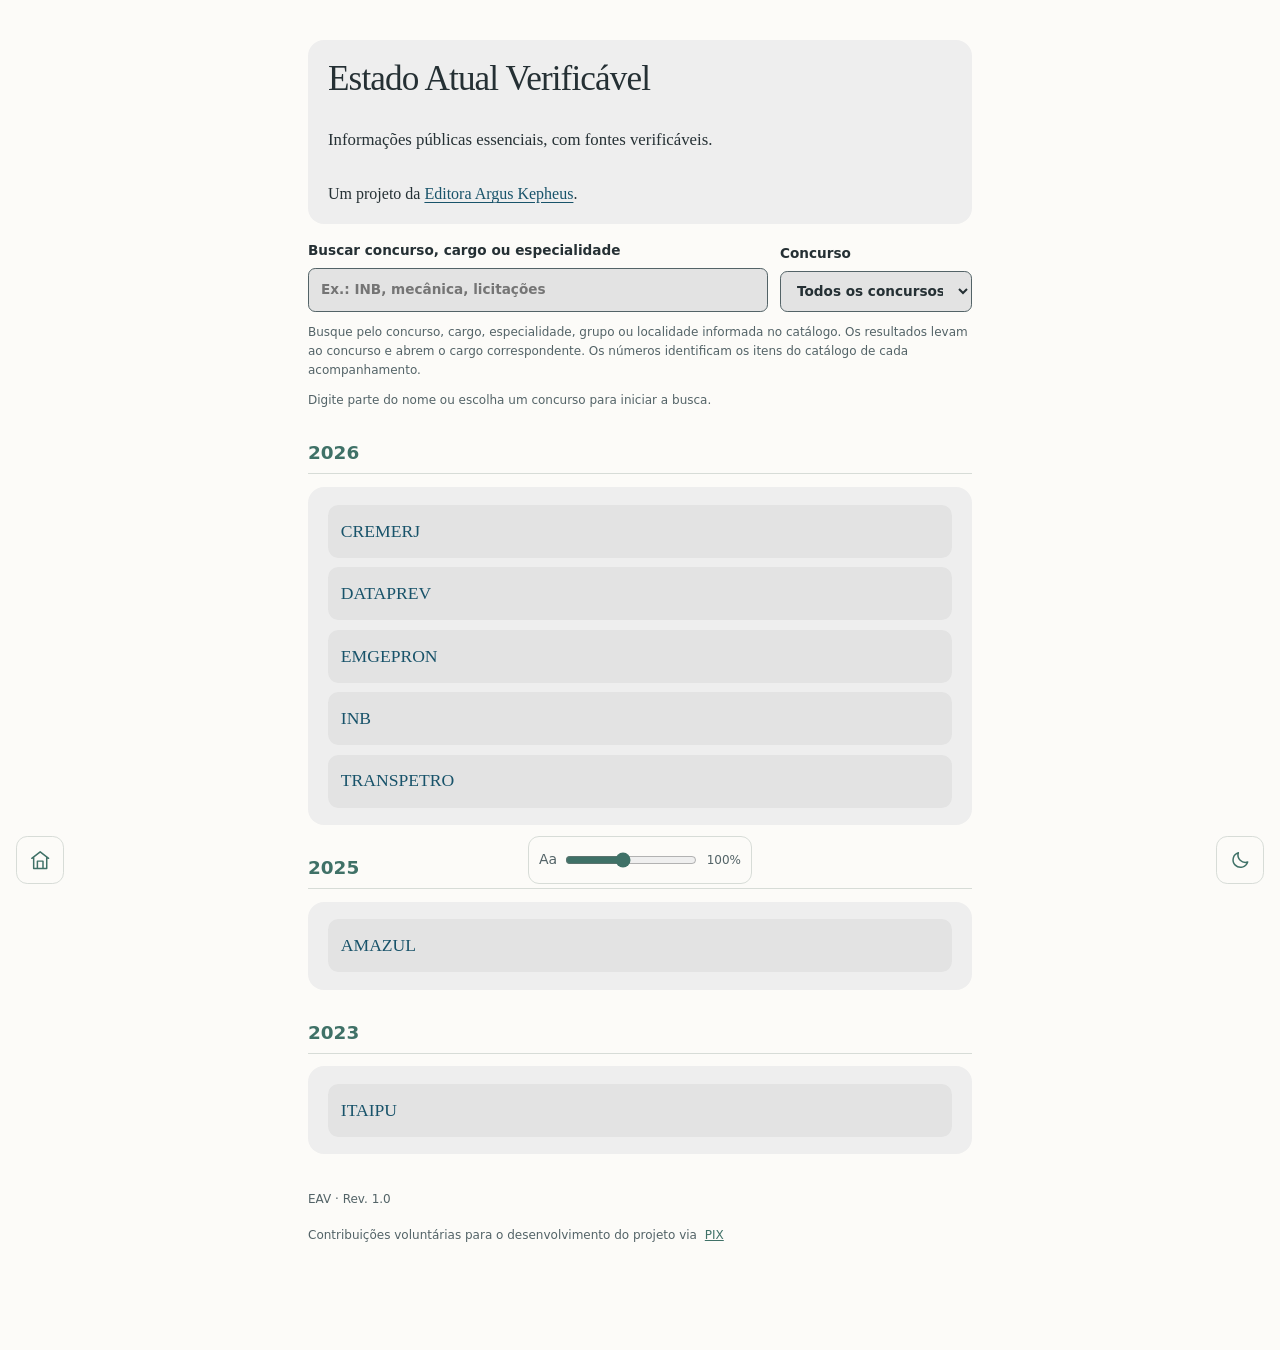
<file: index.html>
<!doctype html>
<html lang="pt-BR">
<head>
  <meta charset="utf-8">
  <meta name="viewport" content="width=device-width, initial-scale=1">
  <title>EAV — Concursos e convocações com fontes verificáveis</title>
  <link rel="canonical" href="https://eav.arguskepheus.com.br/">
  <meta property="og:title" content="EAV — Concursos e convocações com fontes verificáveis">
  <meta property="og:type" content="website">
  <meta property="og:url" content="https://eav.arguskepheus.com.br/">
  <meta property="og:site_name" content="EAV — Estado Atual Verificável">
  <meta property="og:locale" content="pt_BR">
  <meta property="og:description" content="EAV — Estado Atual Verificável: acompanhe concursos públicos, situação oficial, convocações e documentos, com fontes e datas de verificação.">
  <meta property="og:image" content="https://eav.arguskepheus.com.br/assets/eav-share-v2.png">
  <meta property="og:image:secure_url" content="https://eav.arguskepheus.com.br/assets/eav-share-v2.png">
  <meta property="og:image:type" content="image/png">
  <meta property="og:image:width" content="1200">
  <meta property="og:image:height" content="630">
  <meta property="og:image:alt" content="Disquete de 3,5 polegadas em cinza-escuro, com obturador metálico e monograma AK.">
  <meta name="description" content="EAV — Estado Atual Verificável: acompanhe concursos públicos, situação oficial, convocações e documentos, com fontes e datas de verificação.">
  <meta name="twitter:card" content="summary_large_image">
  <meta name="twitter:title" content="EAV — Concursos e convocações com fontes verificáveis">
  <meta name="twitter:description" content="EAV — Estado Atual Verificável: acompanhe concursos públicos, situação oficial, convocações e documentos, com fontes e datas de verificação.">
  <meta name="twitter:image" content="https://eav.arguskepheus.com.br/assets/eav-share-v2.png">
  <meta name="twitter:image:alt" content="Disquete de 3,5 polegadas em cinza-escuro, com obturador metálico e monograma AK.">
  <script type="application/ld+json">{"@context":"https://schema.org","@graph":[{"@type":"Organization","@id":"https://www.arguskepheus.com.br/#organization","name":"Argus Kepheus","url":"https://www.arguskepheus.com.br/"},{"@type":"WebSite","@id":"https://eav.arguskepheus.com.br/#website","url":"https://eav.arguskepheus.com.br/","name":"EAV — Estado Atual Verificável","alternateName":"EAV","description":"EAV — Estado Atual Verificável: acompanhe concursos públicos, situação oficial, convocações e documentos, com fontes e datas de verificação.","inLanguage":"pt-BR","publisher":{"@id":"https://www.arguskepheus.com.br/#organization"}}]}</script>
  <link rel="stylesheet" href="/assets/site.css">
  <link rel="icon" href="/favicon.ico" type="image/x-icon" sizes="16x16 32x32 48x48">
  <link rel="icon" href="/assets/favicon-v1.png" type="image/png" sizes="32x32">
  <script src="/assets/page-controls.js" defer></script>
  <script src="/assets/metrics.js?v=5" defer></script>
</head>
<body>
  <main>
    <section class="page-intro"><h1>Estado Atual Verificável</h1>
    <p class="home-intro">Informações públicas essenciais, com fontes verificáveis.</p>
    <p>Um projeto da <a href="https://www.arguskepheus.com.br/">Editora Argus Kepheus</a>.</p></section>
<div class="occupation-search" role="search" aria-label="Busca em todos os concursos" data-search-global="true" hidden>
        <div class="occupation-search-controls">
          <label>Buscar concurso, cargo ou especialidade <input class="occupation-search-input" type="search" autocomplete="off" placeholder="Ex.: INB, mecânica, licitações"></label>
          <label>Concurso <select class="occupation-search-filter"><option value="all">Todos os concursos</option><option value="concurso-amazul-2025">AMAZUL 2025</option><option value="concurso-cremerj-2026">CREMERJ 2026</option><option value="concurso-dataprev-2026">DATAPREV 2026</option><option value="concurso-emgepron-01-2026">EMGEPRON 2026</option><option value="concurso-inb-2026">INB 2026</option><option value="concurso-itaipu-1011-2023">ITAIPU 2023</option><option value="concurso-transpetro-2026">TRANSPETRO 2026</option></select></label>
        </div>
        <p class="context-note">Busque pelo concurso, cargo, especialidade, grupo ou localidade informada no catálogo. Os resultados levam ao concurso e abrem o cargo correspondente. Os números identificam os itens do catálogo de cada acompanhamento.</p>
        <div class="occupation-search-feedback"><p class="context-note occupation-search-status" role="status" aria-live="polite"></p><button type="button" class="occupation-search-clear" hidden>Limpar busca e filtros</button></div>
        <ul class="occupation-search-results" aria-label="Resultados da busca" hidden></ul>
        <template class="occupation-search-index"><li data-recorded="false" data-contest="concurso-amazul-2025"><a href="/concursos/amazul/2025/">AMAZUL 2025</a><span class="search-context">Concurso · Abrir acompanhamento</span></li><li data-recorded="true" data-contest="concurso-amazul-2025"><a href="/concursos/amazul/2025/#entity-amazul-2025-role-26">Advogado</a><span class="search-context">AMAZUL 2025 · Analista em Desenvolvimento de Tecnologia Nuclear e Defesa · Com registros</span><span class="search-locations">Localidades informadas: Estado de São Paulo; Estado do Rio de Janeiro</span><span class="search-preview">2 registros em chamadas; última incorporada: 32ª, <time datetime="2026-11-26">26 de novembro de 2026</time>. Ocorrências, não pessoas distintas ou admissões.</span></li><li data-recorded="false" data-contest="concurso-amazul-2025"><a href="/concursos/amazul/2025/#entity-amazul-2025-role-27">Analista de Administração</a><span class="search-context">AMAZUL 2025 · Analista em Desenvolvimento de Tecnologia Nuclear e Defesa · Sem registros</span><span class="search-locations">Localidades informadas: Estado de São Paulo; Estado do Rio de Janeiro</span><span class="search-preview">Sem registros incorporados ao EAV. Isso não comprova ausência de convocação ou contratação.</span></li><li data-recorded="true" data-contest="concurso-amazul-2025"><a href="/concursos/amazul/2025/#entity-amazul-2025-role-28">Analista de Desenvolvimento de Sistemas</a><span class="search-context">AMAZUL 2025 · Analista em Desenvolvimento de Tecnologia Nuclear e Defesa · Com registros</span><span class="search-locations">Localidades informadas: Estado de São Paulo; Estado do Rio de Janeiro</span><span class="search-preview">4 registros em chamadas; última incorporada: 17ª, <time datetime="2026-10-13">13 de outubro de 2026</time>. Ocorrências, não pessoas distintas ou admissões.</span></li><li data-recorded="true" data-contest="concurso-amazul-2025"><a href="/concursos/amazul/2025/#entity-amazul-2025-role-29">Analista de Infraestrutura de Tecnologia da Informação</a><span class="search-context">AMAZUL 2025 · Analista em Desenvolvimento de Tecnologia Nuclear e Defesa · Com registros</span><span class="search-locations">Localidades informadas: Estado de São Paulo; Estado do Rio de Janeiro</span><span class="search-preview">6 registros em chamadas; última incorporada: 10ª, <time datetime="2026-09-09">9 de setembro de 2026</time>. Ocorrências, não pessoas distintas ou admissões.</span></li><li data-recorded="true" data-contest="concurso-amazul-2025"><a href="/concursos/amazul/2025/#entity-amazul-2025-role-30">Analista de Negócios</a><span class="search-context">AMAZUL 2025 · Analista em Desenvolvimento de Tecnologia Nuclear e Defesa · Com registros</span><span class="search-locations">Localidades informadas: Estado de São Paulo; Estado do Rio de Janeiro</span><span class="search-preview">1 registros em chamadas; última incorporada: 16ª, <time datetime="2026-10-08">8 de outubro de 2026</time>. Ocorrências, não pessoas distintas ou admissões.</span></li><li data-recorded="false" data-contest="concurso-amazul-2025"><a href="/concursos/amazul/2025/#entity-amazul-2025-role-32">Analista de Recursos Humanos</a><span class="search-context">AMAZUL 2025 · Analista em Desenvolvimento de Tecnologia Nuclear e Defesa · Sem registros</span><span class="search-locations">Localidades informadas: Estado de São Paulo; Estado do Rio de Janeiro</span><span class="search-preview">Sem registros incorporados ao EAV. Isso não comprova ausência de convocação ou contratação.</span></li><li data-recorded="false" data-contest="concurso-amazul-2025"><a href="/concursos/amazul/2025/#entity-amazul-2025-role-38">Arquiteto</a><span class="search-context">AMAZUL 2025 · Especialista em Desenvolvimento de Tecnologia Nuclear e Defesa · Sem registros</span><span class="search-locations">Localidades informadas: Estado de São Paulo; Estado do Rio de Janeiro</span><span class="search-preview">Sem registros incorporados ao EAV. Isso não comprova ausência de convocação ou contratação.</span></li><li data-recorded="true" data-contest="concurso-amazul-2025"><a href="/concursos/amazul/2025/#entity-amazul-2025-role-1">Assistente Administrativo</a><span class="search-context">AMAZUL 2025 · Técnico em Desenvolvimento de Tecnologia Nuclear e Defesa · Com registros</span><span class="search-locations">Localidades informadas: Estado de São Paulo; Estado do Rio de Janeiro</span><span class="search-preview">4 registros em chamadas; última incorporada: 30ª, <time datetime="2026-11-12">12 de novembro de 2026</time>. Ocorrências, não pessoas distintas ou admissões.</span></li><li data-recorded="false" data-contest="concurso-amazul-2025"><a href="/concursos/amazul/2025/#entity-amazul-2025-role-31">Auditor</a><span class="search-context">AMAZUL 2025 · Analista em Desenvolvimento de Tecnologia Nuclear e Defesa · Sem registros</span><span class="search-locations">Localidades informadas: Estado de São Paulo; Estado do Rio de Janeiro</span><span class="search-preview">Sem registros incorporados ao EAV. Isso não comprova ausência de convocação ou contratação.</span></li><li data-recorded="false" data-contest="concurso-amazul-2025"><a href="/concursos/amazul/2025/#entity-amazul-2025-role-33">Contador</a><span class="search-context">AMAZUL 2025 · Analista em Desenvolvimento de Tecnologia Nuclear e Defesa · Sem registros</span><span class="search-locations">Localidades informadas: Estado de São Paulo; Estado do Rio de Janeiro</span><span class="search-preview">Sem registros incorporados ao EAV. Isso não comprova ausência de convocação ou contratação.</span></li><li data-recorded="false" data-contest="concurso-amazul-2025"><a href="/concursos/amazul/2025/#entity-amazul-2025-role-35">Designer Gráfico</a><span class="search-context">AMAZUL 2025 · Analista em Desenvolvimento de Tecnologia Nuclear e Defesa · Sem registros</span><span class="search-locations">Localidades informadas: Estado de São Paulo; Estado do Rio de Janeiro</span><span class="search-preview">Sem registros incorporados ao EAV. Isso não comprova ausência de convocação ou contratação.</span></li><li data-recorded="true" data-contest="concurso-amazul-2025"><a href="/concursos/amazul/2025/#entity-amazul-2025-role-39">Engenheiro Ambiental</a><span class="search-context">AMAZUL 2025 · Especialista em Desenvolvimento de Tecnologia Nuclear e Defesa · Com registros</span><span class="search-locations">Localidades informadas: Estado de São Paulo; Estado do Rio de Janeiro</span><span class="search-preview">3 registros em chamadas; última incorporada: 11ª, <time datetime="2026-09-11">11 de setembro de 2026</time>. Ocorrências, não pessoas distintas ou admissões.</span></li><li data-recorded="false" data-contest="concurso-amazul-2025"><a href="/concursos/amazul/2025/#entity-amazul-2025-role-40">Engenheiro Civil</a><span class="search-context">AMAZUL 2025 · Especialista em Desenvolvimento de Tecnologia Nuclear e Defesa · Sem registros</span><span class="search-locations">Localidades informadas: Estado de São Paulo; Estado do Rio de Janeiro</span><span class="search-preview">Sem registros incorporados ao EAV. Isso não comprova ausência de convocação ou contratação.</span></li><li data-recorded="true" data-contest="concurso-amazul-2025"><a href="/concursos/amazul/2025/#entity-amazul-2025-role-41">Engenheiro Controle e Automação</a><span class="search-context">AMAZUL 2025 · Especialista em Desenvolvimento de Tecnologia Nuclear e Defesa · Com registros</span><span class="search-locations">Localidades informadas: Estado de São Paulo; Estado do Rio de Janeiro</span><span class="search-preview">1 registros em chamadas; última incorporada: 1ª, <time datetime="2026-07-27">27 de julho de 2026</time>. Ocorrências, não pessoas distintas ou admissões.</span></li><li data-recorded="false" data-contest="concurso-amazul-2025"><a href="/concursos/amazul/2025/#entity-amazul-2025-role-42">Engenheiro de Computação</a><span class="search-context">AMAZUL 2025 · Especialista em Desenvolvimento de Tecnologia Nuclear e Defesa · Sem registros</span><span class="search-locations">Localidades informadas: Estado de São Paulo; Estado do Rio de Janeiro</span><span class="search-preview">Sem registros incorporados ao EAV. Isso não comprova ausência de convocação ou contratação.</span></li><li data-recorded="true" data-contest="concurso-amazul-2025"><a href="/concursos/amazul/2025/#entity-amazul-2025-role-43">Engenheiro de Controle da Qualidade</a><span class="search-context">AMAZUL 2025 · Especialista em Desenvolvimento de Tecnologia Nuclear e Defesa · Com registros</span><span class="search-locations">Localidades informadas: Estado de São Paulo; Estado do Rio de Janeiro</span><span class="search-preview">3 registros em chamadas; última incorporada: 12ª, <time datetime="2026-09-14">14 de setembro de 2026</time>. Ocorrências, não pessoas distintas ou admissões.</span></li><li data-recorded="false" data-contest="concurso-amazul-2025"><a href="/concursos/amazul/2025/#entity-amazul-2025-role-48">Engenheiro de Energia</a><span class="search-context">AMAZUL 2025 · Especialista em Desenvolvimento de Tecnologia Nuclear e Defesa · Sem registros</span><span class="search-locations">Localidades informadas: Estado de São Paulo; Estado do Rio de Janeiro</span><span class="search-preview">Sem registros incorporados ao EAV. Isso não comprova ausência de convocação ou contratação.</span></li><li data-recorded="false" data-contest="concurso-amazul-2025"><a href="/concursos/amazul/2025/#entity-amazul-2025-role-44">Engenheiro de Materiais</a><span class="search-context">AMAZUL 2025 · Especialista em Desenvolvimento de Tecnologia Nuclear e Defesa · Sem registros</span><span class="search-locations">Localidades informadas: Estado de São Paulo; Estado do Rio de Janeiro</span><span class="search-preview">Sem registros incorporados ao EAV. Isso não comprova ausência de convocação ou contratação.</span></li><li data-recorded="true" data-contest="concurso-amazul-2025"><a href="/concursos/amazul/2025/#entity-amazul-2025-role-53">Engenheiro de Produção</a><span class="search-context">AMAZUL 2025 · Especialista em Desenvolvimento de Tecnologia Nuclear e Defesa · Com registros</span><span class="search-locations">Localidades informadas: Estado de São Paulo; Estado do Rio de Janeiro</span><span class="search-preview">6 registros em chamadas; última incorporada: 29ª, <time datetime="2026-11-11">11 de novembro de 2026</time>. Ocorrências, não pessoas distintas ou admissões.</span></li><li data-recorded="false" data-contest="concurso-amazul-2025"><a href="/concursos/amazul/2025/#entity-amazul-2025-role-45">Engenheiro de Segurança do Trabalho</a><span class="search-context">AMAZUL 2025 · Especialista em Desenvolvimento de Tecnologia Nuclear e Defesa · Sem registros</span><span class="search-locations">Localidades informadas: Estado de São Paulo; Estado do Rio de Janeiro</span><span class="search-preview">Sem registros incorporados ao EAV. Isso não comprova ausência de convocação ou contratação.</span></li><li data-recorded="false" data-contest="concurso-amazul-2025"><a href="/concursos/amazul/2025/#entity-amazul-2025-role-55">Engenheiro de Telecomunicações</a><span class="search-context">AMAZUL 2025 · Especialista em Desenvolvimento de Tecnologia Nuclear e Defesa · Sem registros</span><span class="search-locations">Localidades informadas: Estado de São Paulo; Estado do Rio de Janeiro</span><span class="search-preview">Sem registros incorporados ao EAV. Isso não comprova ausência de convocação ou contratação.</span></li><li data-recorded="false" data-contest="concurso-amazul-2025"><a href="/concursos/amazul/2025/#entity-amazul-2025-role-46">Engenheiro Eletricista</a><span class="search-context">AMAZUL 2025 · Especialista em Desenvolvimento de Tecnologia Nuclear e Defesa · Sem registros</span><span class="search-locations">Localidades informadas: Estado de São Paulo; Estado do Rio de Janeiro</span><span class="search-preview">Sem registros incorporados ao EAV. Isso não comprova ausência de convocação ou contratação.</span></li><li data-recorded="false" data-contest="concurso-amazul-2025"><a href="/concursos/amazul/2025/#entity-amazul-2025-role-47">Engenheiro Eletrônico</a><span class="search-context">AMAZUL 2025 · Especialista em Desenvolvimento de Tecnologia Nuclear e Defesa · Sem registros</span><span class="search-locations">Localidades informadas: Estado de São Paulo; Estado do Rio de Janeiro</span><span class="search-preview">Sem registros incorporados ao EAV. Isso não comprova ausência de convocação ou contratação.</span></li><li data-recorded="true" data-contest="concurso-amazul-2025"><a href="/concursos/amazul/2025/#entity-amazul-2025-role-49">Engenheiro Mecânico</a><span class="search-context">AMAZUL 2025 · Especialista em Desenvolvimento de Tecnologia Nuclear e Defesa · Com registros</span><span class="search-locations">Localidades informadas: Estado de São Paulo; Estado do Rio de Janeiro</span><span class="search-preview">2 registros em chamadas; última incorporada: 18ª, <time datetime="2026-10-13">13 de outubro de 2026</time>. Ocorrências, não pessoas distintas ou admissões.</span></li><li data-recorded="false" data-contest="concurso-amazul-2025"><a href="/concursos/amazul/2025/#entity-amazul-2025-role-50">Engenheiro Mecatrônico</a><span class="search-context">AMAZUL 2025 · Especialista em Desenvolvimento de Tecnologia Nuclear e Defesa · Sem registros</span><span class="search-locations">Localidades informadas: Estado de São Paulo; Estado do Rio de Janeiro</span><span class="search-preview">Sem registros incorporados ao EAV. Isso não comprova ausência de convocação ou contratação.</span></li><li data-recorded="false" data-contest="concurso-amazul-2025"><a href="/concursos/amazul/2025/#entity-amazul-2025-role-51">Engenheiro Naval</a><span class="search-context">AMAZUL 2025 · Especialista em Desenvolvimento de Tecnologia Nuclear e Defesa · Sem registros</span><span class="search-locations">Localidades informadas: Estado de São Paulo; Estado do Rio de Janeiro</span><span class="search-preview">Sem registros incorporados ao EAV. Isso não comprova ausência de convocação ou contratação.</span></li><li data-recorded="true" data-contest="concurso-amazul-2025"><a href="/concursos/amazul/2025/#entity-amazul-2025-role-52">Engenheiro Nuclear</a><span class="search-context">AMAZUL 2025 · Especialista em Desenvolvimento de Tecnologia Nuclear e Defesa · Com registros</span><span class="search-locations">Localidades informadas: Estado de São Paulo; Estado do Rio de Janeiro</span><span class="search-preview">5 registros em chamadas; última incorporada: 26ª, <time datetime="2026-11-04">4 de novembro de 2026</time>. Ocorrências, não pessoas distintas ou admissões.</span></li><li data-recorded="false" data-contest="concurso-amazul-2025"><a href="/concursos/amazul/2025/#entity-amazul-2025-role-54">Engenheiro Químico</a><span class="search-context">AMAZUL 2025 · Especialista em Desenvolvimento de Tecnologia Nuclear e Defesa · Sem registros</span><span class="search-locations">Localidades informadas: Estado de São Paulo; Estado do Rio de Janeiro</span><span class="search-preview">Sem registros incorporados ao EAV. Isso não comprova ausência de convocação ou contratação.</span></li><li data-recorded="false" data-contest="concurso-amazul-2025"><a href="/concursos/amazul/2025/#entity-amazul-2025-role-56">Especialista de Radioproteção</a><span class="search-context">AMAZUL 2025 · Especialista em Desenvolvimento de Tecnologia Nuclear e Defesa · Sem registros</span><span class="search-locations">Localidades informadas: Estado de São Paulo; Estado do Rio de Janeiro</span><span class="search-preview">Sem registros incorporados ao EAV. Isso não comprova ausência de convocação ou contratação.</span></li><li data-recorded="false" data-contest="concurso-amazul-2025"><a href="/concursos/amazul/2025/#entity-amazul-2025-role-34">Estatístico</a><span class="search-context">AMAZUL 2025 · Analista em Desenvolvimento de Tecnologia Nuclear e Defesa · Sem registros</span><span class="search-locations">Localidades informadas: Estado de São Paulo; Estado do Rio de Janeiro</span><span class="search-preview">Sem registros incorporados ao EAV. Isso não comprova ausência de convocação ou contratação.</span></li><li data-recorded="false" data-contest="concurso-amazul-2025"><a href="/concursos/amazul/2025/#entity-amazul-2025-role-57">Físico</a><span class="search-context">AMAZUL 2025 · Especialista em Desenvolvimento de Tecnologia Nuclear e Defesa · Sem registros</span><span class="search-locations">Localidades informadas: Estado de São Paulo; Estado do Rio de Janeiro</span><span class="search-preview">Sem registros incorporados ao EAV. Isso não comprova ausência de convocação ou contratação.</span></li><li data-recorded="true" data-contest="concurso-amazul-2025"><a href="/concursos/amazul/2025/#entity-amazul-2025-role-36">Médico do Trabalho</a><span class="search-context">AMAZUL 2025 · Analista em Desenvolvimento de Tecnologia Nuclear e Defesa · Com registros</span><span class="search-locations">Localidades informadas: Estado de São Paulo; Estado do Rio de Janeiro</span><span class="search-preview">4 registros em chamadas; última incorporada: 6ª, <time datetime="2026-08-24">24 de agosto de 2026</time>. Ocorrências, não pessoas distintas ou admissões.</span></li><li data-recorded="false" data-contest="concurso-amazul-2025"><a href="/concursos/amazul/2025/#entity-amazul-2025-role-58">Meteorologista</a><span class="search-context">AMAZUL 2025 · Especialista em Desenvolvimento de Tecnologia Nuclear e Defesa · Sem registros</span><span class="search-locations">Localidades informadas: Estado de São Paulo; Estado do Rio de Janeiro</span><span class="search-preview">Sem registros incorporados ao EAV. Isso não comprova ausência de convocação ou contratação.</span></li><li data-recorded="false" data-contest="concurso-amazul-2025"><a href="/concursos/amazul/2025/#entity-amazul-2025-role-2">Operador de Central Termonuclear</a><span class="search-context">AMAZUL 2025 · Técnico em Desenvolvimento de Tecnologia Nuclear e Defesa · Sem registros</span><span class="search-locations">Localidades informadas: Estado de São Paulo; Estado do Rio de Janeiro</span><span class="search-preview">Sem registros incorporados ao EAV. Isso não comprova ausência de convocação ou contratação.</span></li><li data-recorded="false" data-contest="concurso-amazul-2025"><a href="/concursos/amazul/2025/#entity-amazul-2025-role-3">Operador de Processos</a><span class="search-context">AMAZUL 2025 · Técnico em Desenvolvimento de Tecnologia Nuclear e Defesa · Sem registros</span><span class="search-locations">Localidades informadas: Estado de São Paulo; Estado do Rio de Janeiro</span><span class="search-preview">Sem registros incorporados ao EAV. Isso não comprova ausência de convocação ou contratação.</span></li><li data-recorded="false" data-contest="concurso-amazul-2025"><a href="/concursos/amazul/2025/#entity-amazul-2025-role-4">Operador de Raio X</a><span class="search-context">AMAZUL 2025 · Técnico em Desenvolvimento de Tecnologia Nuclear e Defesa · Sem registros</span><span class="search-locations">Localidades informadas: Estado de São Paulo; Estado do Rio de Janeiro</span><span class="search-preview">Sem registros incorporados ao EAV. Isso não comprova ausência de convocação ou contratação.</span></li><li data-recorded="true" data-contest="concurso-amazul-2025"><a href="/concursos/amazul/2025/#entity-amazul-2025-role-6">Projetista Civil</a><span class="search-context">AMAZUL 2025 · Técnico em Desenvolvimento de Tecnologia Nuclear e Defesa · Com registros</span><span class="search-locations">Localidades informadas: Estado de São Paulo; Estado do Rio de Janeiro</span><span class="search-preview">1 registros em chamadas; última incorporada: 18ª, <time datetime="2026-10-13">13 de outubro de 2026</time>. Ocorrências, não pessoas distintas ou admissões.</span></li><li data-recorded="false" data-contest="concurso-amazul-2025"><a href="/concursos/amazul/2025/#entity-amazul-2025-role-5">Projetista de Eletricidade</a><span class="search-context">AMAZUL 2025 · Técnico em Desenvolvimento de Tecnologia Nuclear e Defesa · Sem registros</span><span class="search-locations">Localidades informadas: Estado de São Paulo; Estado do Rio de Janeiro</span><span class="search-preview">Sem registros incorporados ao EAV. Isso não comprova ausência de convocação ou contratação.</span></li><li data-recorded="false" data-contest="concurso-amazul-2025"><a href="/concursos/amazul/2025/#entity-amazul-2025-role-7">Projetista de Instrumentação e Controle</a><span class="search-context">AMAZUL 2025 · Técnico em Desenvolvimento de Tecnologia Nuclear e Defesa · Sem registros</span><span class="search-locations">Localidades informadas: Estado de São Paulo; Estado do Rio de Janeiro</span><span class="search-preview">Sem registros incorporados ao EAV. Isso não comprova ausência de convocação ou contratação.</span></li><li data-recorded="true" data-contest="concurso-amazul-2025"><a href="/concursos/amazul/2025/#entity-amazul-2025-role-9">Projetista Mecânico</a><span class="search-context">AMAZUL 2025 · Técnico em Desenvolvimento de Tecnologia Nuclear e Defesa · Com registros</span><span class="search-locations">Localidades informadas: Estado de São Paulo; Estado do Rio de Janeiro</span><span class="search-preview">2 registros em chamadas; última incorporada: 24ª, <time datetime="2026-10-22">22 de outubro de 2026</time>. Ocorrências, não pessoas distintas ou admissões.</span></li><li data-recorded="false" data-contest="concurso-amazul-2025"><a href="/concursos/amazul/2025/#entity-amazul-2025-role-8">Projetista Mecânico/Tubulação</a><span class="search-context">AMAZUL 2025 · Técnico em Desenvolvimento de Tecnologia Nuclear e Defesa · Sem registros</span><span class="search-locations">Localidades informadas: Estado de São Paulo; Estado do Rio de Janeiro</span><span class="search-preview">Sem registros incorporados ao EAV. Isso não comprova ausência de convocação ou contratação.</span></li><li data-recorded="false" data-contest="concurso-amazul-2025"><a href="/concursos/amazul/2025/#entity-amazul-2025-role-37">Psicólogo</a><span class="search-context">AMAZUL 2025 · Analista em Desenvolvimento de Tecnologia Nuclear e Defesa · Sem registros</span><span class="search-locations">Localidades informadas: Estado de São Paulo; Estado do Rio de Janeiro</span><span class="search-preview">Sem registros incorporados ao EAV. Isso não comprova ausência de convocação ou contratação.</span></li><li data-recorded="false" data-contest="concurso-amazul-2025"><a href="/concursos/amazul/2025/#entity-amazul-2025-role-59">Químico</a><span class="search-context">AMAZUL 2025 · Especialista em Desenvolvimento de Tecnologia Nuclear e Defesa · Sem registros</span><span class="search-locations">Localidades informadas: Estado de São Paulo; Estado do Rio de Janeiro</span><span class="search-preview">Sem registros incorporados ao EAV. Isso não comprova ausência de convocação ou contratação.</span></li><li data-recorded="false" data-contest="concurso-amazul-2025"><a href="/concursos/amazul/2025/#entity-amazul-2025-role-11">Técnico de Controle e Automação</a><span class="search-context">AMAZUL 2025 · Técnico em Desenvolvimento de Tecnologia Nuclear e Defesa · Sem registros</span><span class="search-locations">Localidades informadas: Estado de São Paulo; Estado do Rio de Janeiro</span><span class="search-preview">Sem registros incorporados ao EAV. Isso não comprova ausência de convocação ou contratação.</span></li><li data-recorded="false" data-contest="concurso-amazul-2025"><a href="/concursos/amazul/2025/#entity-amazul-2025-role-12">Técnico de Edificações</a><span class="search-context">AMAZUL 2025 · Técnico em Desenvolvimento de Tecnologia Nuclear e Defesa · Sem registros</span><span class="search-locations">Localidades informadas: Estado de São Paulo; Estado do Rio de Janeiro</span><span class="search-preview">Sem registros incorporados ao EAV. Isso não comprova ausência de convocação ou contratação.</span></li><li data-recorded="false" data-contest="concurso-amazul-2025"><a href="/concursos/amazul/2025/#entity-amazul-2025-role-13">Técnico de Eletrônica</a><span class="search-context">AMAZUL 2025 · Técnico em Desenvolvimento de Tecnologia Nuclear e Defesa · Sem registros</span><span class="search-locations">Localidades informadas: Estado de São Paulo; Estado do Rio de Janeiro</span><span class="search-preview">Sem registros incorporados ao EAV. Isso não comprova ausência de convocação ou contratação.</span></li><li data-recorded="false" data-contest="concurso-amazul-2025"><a href="/concursos/amazul/2025/#entity-amazul-2025-role-15">Técnico de Enfermagem do Trabalho</a><span class="search-context">AMAZUL 2025 · Técnico em Desenvolvimento de Tecnologia Nuclear e Defesa · Sem registros</span><span class="search-locations">Localidades informadas: Estado de São Paulo; Estado do Rio de Janeiro</span><span class="search-preview">Sem registros incorporados ao EAV. Isso não comprova ausência de convocação ou contratação.</span></li><li data-recorded="false" data-contest="concurso-amazul-2025"><a href="/concursos/amazul/2025/#entity-amazul-2025-role-17">Técnico de Informática</a><span class="search-context">AMAZUL 2025 · Técnico em Desenvolvimento de Tecnologia Nuclear e Defesa · Sem registros</span><span class="search-locations">Localidades informadas: Estado de São Paulo; Estado do Rio de Janeiro</span><span class="search-preview">Sem registros incorporados ao EAV. Isso não comprova ausência de convocação ou contratação.</span></li><li data-recorded="false" data-contest="concurso-amazul-2025"><a href="/concursos/amazul/2025/#entity-amazul-2025-role-18">Técnico de Instrumentação</a><span class="search-context">AMAZUL 2025 · Técnico em Desenvolvimento de Tecnologia Nuclear e Defesa · Sem registros</span><span class="search-locations">Localidades informadas: Estado de São Paulo; Estado do Rio de Janeiro</span><span class="search-preview">Sem registros incorporados ao EAV. Isso não comprova ausência de convocação ou contratação.</span></li><li data-recorded="false" data-contest="concurso-amazul-2025"><a href="/concursos/amazul/2025/#entity-amazul-2025-role-20">Técnico de Mecânica</a><span class="search-context">AMAZUL 2025 · Técnico em Desenvolvimento de Tecnologia Nuclear e Defesa · Sem registros</span><span class="search-locations">Localidades informadas: Estado de São Paulo; Estado do Rio de Janeiro</span><span class="search-preview">Sem registros incorporados ao EAV. Isso não comprova ausência de convocação ou contratação.</span></li><li data-recorded="false" data-contest="concurso-amazul-2025"><a href="/concursos/amazul/2025/#entity-amazul-2025-role-19">Técnico de Química</a><span class="search-context">AMAZUL 2025 · Técnico em Desenvolvimento de Tecnologia Nuclear e Defesa · Sem registros</span><span class="search-locations">Localidades informadas: Estado de São Paulo; Estado do Rio de Janeiro</span><span class="search-preview">Sem registros incorporados ao EAV. Isso não comprova ausência de convocação ou contratação.</span></li><li data-recorded="false" data-contest="concurso-amazul-2025"><a href="/concursos/amazul/2025/#entity-amazul-2025-role-21">Técnico de Radioproteção</a><span class="search-context">AMAZUL 2025 · Técnico em Desenvolvimento de Tecnologia Nuclear e Defesa · Sem registros</span><span class="search-locations">Localidades informadas: Estado de São Paulo; Estado do Rio de Janeiro</span><span class="search-preview">Sem registros incorporados ao EAV. Isso não comprova ausência de convocação ou contratação.</span></li><li data-recorded="false" data-contest="concurso-amazul-2025"><a href="/concursos/amazul/2025/#entity-amazul-2025-role-22">Técnico de Secretariado</a><span class="search-context">AMAZUL 2025 · Técnico em Desenvolvimento de Tecnologia Nuclear e Defesa · Sem registros</span><span class="search-locations">Localidades informadas: Estado de São Paulo; Estado do Rio de Janeiro</span><span class="search-preview">Sem registros incorporados ao EAV. Isso não comprova ausência de convocação ou contratação.</span></li><li data-recorded="false" data-contest="concurso-amazul-2025"><a href="/concursos/amazul/2025/#entity-amazul-2025-role-25">Técnico de Soldagem</a><span class="search-context">AMAZUL 2025 · Técnico em Desenvolvimento de Tecnologia Nuclear e Defesa · Sem registros</span><span class="search-locations">Localidades informadas: Estado de São Paulo; Estado do Rio de Janeiro</span><span class="search-preview">Sem registros incorporados ao EAV. Isso não comprova ausência de convocação ou contratação.</span></li><li data-recorded="true" data-contest="concurso-amazul-2025"><a href="/concursos/amazul/2025/#entity-amazul-2025-role-14">Técnico Eletrotécnica</a><span class="search-context">AMAZUL 2025 · Técnico em Desenvolvimento de Tecnologia Nuclear e Defesa · Com registros</span><span class="search-locations">Localidades informadas: Estado de São Paulo; Estado do Rio de Janeiro</span><span class="search-preview">8 registros em chamadas; última incorporada: 32ª, <time datetime="2026-11-26">26 de novembro de 2026</time>. Ocorrências, não pessoas distintas ou admissões.</span></li><li data-recorded="false" data-contest="concurso-amazul-2025"><a href="/concursos/amazul/2025/#entity-amazul-2025-role-10">Técnico em Contabilidade</a><span class="search-context">AMAZUL 2025 · Técnico em Desenvolvimento de Tecnologia Nuclear e Defesa · Sem registros</span><span class="search-locations">Localidades informadas: Estado de São Paulo; Estado do Rio de Janeiro</span><span class="search-preview">Sem registros incorporados ao EAV. Isso não comprova ausência de convocação ou contratação.</span></li><li data-recorded="true" data-contest="concurso-amazul-2025"><a href="/concursos/amazul/2025/#entity-amazul-2025-role-23">Técnico em Segurança do Trabalho</a><span class="search-context">AMAZUL 2025 · Técnico em Desenvolvimento de Tecnologia Nuclear e Defesa · Com registros</span><span class="search-locations">Localidades informadas: Estado de São Paulo; Estado do Rio de Janeiro</span><span class="search-preview">5 registros em chamadas; última incorporada: 22ª, <time datetime="2026-10-20">20 de outubro de 2026</time>. Ocorrências, não pessoas distintas ou admissões.</span></li><li data-recorded="false" data-contest="concurso-amazul-2025"><a href="/concursos/amazul/2025/#entity-amazul-2025-role-16">Técnico Industrial/Estruturas</a><span class="search-context">AMAZUL 2025 · Técnico em Desenvolvimento de Tecnologia Nuclear e Defesa · Sem registros</span><span class="search-locations">Localidades informadas: Estado de São Paulo; Estado do Rio de Janeiro</span><span class="search-preview">Sem registros incorporados ao EAV. Isso não comprova ausência de convocação ou contratação.</span></li><li data-recorded="false" data-contest="concurso-amazul-2025"><a href="/concursos/amazul/2025/#entity-amazul-2025-role-24">Técnico Projetista</a><span class="search-context">AMAZUL 2025 · Técnico em Desenvolvimento de Tecnologia Nuclear e Defesa · Sem registros</span><span class="search-locations">Localidades informadas: Estado de São Paulo; Estado do Rio de Janeiro</span><span class="search-preview">Sem registros incorporados ao EAV. Isso não comprova ausência de convocação ou contratação.</span></li><li data-recorded="false" data-contest="concurso-amazul-2025"><a href="/concursos/amazul/2025/#entity-amazul-2025-role-60">Tecnólogo em Fabricação Mecânica</a><span class="search-context">AMAZUL 2025 · Especialista em Desenvolvimento de Tecnologia Nuclear e Defesa · Sem registros</span><span class="search-locations">Localidades informadas: Estado de São Paulo; Estado do Rio de Janeiro</span><span class="search-preview">Sem registros incorporados ao EAV. Isso não comprova ausência de convocação ou contratação.</span></li><li data-recorded="false" data-contest="concurso-cremerj-2026"><a href="/concursos/cremerj/">CREMERJ 2026</a><span class="search-context">Concurso · Abrir acompanhamento</span></li><li data-recorded="false" data-contest="concurso-cremerj-2026"><a href="/concursos/cremerj/#entity-cremerj-role-1">Advogado</a><span class="search-context">CREMERJ 2026 · Nível superior · Sem registros</span><span class="search-locations">Localidades informadas: Rio de Janeiro (RJ)</span><span class="search-preview">Sem registros incorporados ao EAV. Isso não comprova ausência de convocação ou contratação.</span></li><li data-recorded="false" data-contest="concurso-cremerj-2026"><a href="/concursos/cremerj/#entity-cremerj-role-2">Analista Contábil</a><span class="search-context">CREMERJ 2026 · Nível superior · Sem registros</span><span class="search-locations">Localidades informadas: Rio de Janeiro (RJ)</span><span class="search-preview">Sem registros incorporados ao EAV. Isso não comprova ausência de convocação ou contratação.</span></li><li data-recorded="false" data-contest="concurso-cremerj-2026"><a href="/concursos/cremerj/#entity-cremerj-role-13">Analista de Banco de Dados (DBA)</a><span class="search-context">CREMERJ 2026 · Nível superior · Sem registros</span><span class="search-locations">Localidades informadas: Rio de Janeiro (RJ)</span><span class="search-preview">Sem registros incorporados ao EAV. Isso não comprova ausência de convocação ou contratação.</span></li><li data-recorded="false" data-contest="concurso-cremerj-2026"><a href="/concursos/cremerj/#entity-cremerj-role-12">Analista de Ciência e Análise de Dados</a><span class="search-context">CREMERJ 2026 · Nível superior · Sem registros</span><span class="search-locations">Localidades informadas: Rio de Janeiro (RJ)</span><span class="search-preview">Sem registros incorporados ao EAV. Isso não comprova ausência de convocação ou contratação.</span></li><li data-recorded="false" data-contest="concurso-cremerj-2026"><a href="/concursos/cremerj/#entity-cremerj-role-19">Analista de Comunicação Audiovisual</a><span class="search-context">CREMERJ 2026 · Nível superior · Sem registros</span><span class="search-locations">Localidades informadas: Rio de Janeiro (RJ)</span><span class="search-preview">Sem registros incorporados ao EAV. Isso não comprova ausência de convocação ou contratação.</span></li><li data-recorded="false" data-contest="concurso-cremerj-2026"><a href="/concursos/cremerj/#entity-cremerj-role-3">Analista de Controle Interno</a><span class="search-context">CREMERJ 2026 · Nível superior · Sem registros</span><span class="search-locations">Localidades informadas: Rio de Janeiro (RJ)</span><span class="search-preview">Sem registros incorporados ao EAV. Isso não comprova ausência de convocação ou contratação.</span></li><li data-recorded="false" data-contest="concurso-cremerj-2026"><a href="/concursos/cremerj/#entity-cremerj-role-4">Analista de Departamento Pessoal</a><span class="search-context">CREMERJ 2026 · Nível superior · Sem registros</span><span class="search-locations">Localidades informadas: Rio de Janeiro (RJ)</span><span class="search-preview">Sem registros incorporados ao EAV. Isso não comprova ausência de convocação ou contratação.</span></li><li data-recorded="false" data-contest="concurso-cremerj-2026"><a href="/concursos/cremerj/#entity-cremerj-role-14">Analista de Desenvolvimento de Sistemas</a><span class="search-context">CREMERJ 2026 · Nível superior · Sem registros</span><span class="search-locations">Localidades informadas: Rio de Janeiro (RJ)</span><span class="search-preview">Sem registros incorporados ao EAV. Isso não comprova ausência de convocação ou contratação.</span></li><li data-recorded="false" data-contest="concurso-cremerj-2026"><a href="/concursos/cremerj/#entity-cremerj-role-5">Analista de Execução Fiscal</a><span class="search-context">CREMERJ 2026 · Nível superior · Sem registros</span><span class="search-locations">Localidades informadas: Rio de Janeiro (RJ)</span><span class="search-preview">Sem registros incorporados ao EAV. Isso não comprova ausência de convocação ou contratação.</span></li><li data-recorded="false" data-contest="concurso-cremerj-2026"><a href="/concursos/cremerj/#entity-cremerj-role-9">Analista de Operações</a><span class="search-context">CREMERJ 2026 · Nível superior · Sem registros</span><span class="search-locations">Localidades informadas: Estado do Rio de Janeiro — unidades do CREMERJ (item 1.5.1)</span><span class="search-preview">Sem registros incorporados ao EAV. Isso não comprova ausência de convocação ou contratação.</span></li><li data-recorded="false" data-contest="concurso-cremerj-2026"><a href="/concursos/cremerj/#entity-cremerj-role-11">Analista de Procedimentos Éticos</a><span class="search-context">CREMERJ 2026 · Nível superior · Sem registros</span><span class="search-locations">Localidades informadas: Rio de Janeiro (RJ)</span><span class="search-preview">Sem registros incorporados ao EAV. Isso não comprova ausência de convocação ou contratação.</span></li><li data-recorded="false" data-contest="concurso-cremerj-2026"><a href="/concursos/cremerj/#entity-cremerj-role-10">Analista de Processos, Consultas e Resoluções</a><span class="search-context">CREMERJ 2026 · Nível superior · Sem registros</span><span class="search-locations">Localidades informadas: Rio de Janeiro (RJ)</span><span class="search-preview">Sem registros incorporados ao EAV. Isso não comprova ausência de convocação ou contratação.</span></li><li data-recorded="false" data-contest="concurso-cremerj-2026"><a href="/concursos/cremerj/#entity-cremerj-role-6">Analista de Recursos Humanos</a><span class="search-context">CREMERJ 2026 · Nível superior · Sem registros</span><span class="search-locations">Localidades informadas: Rio de Janeiro (RJ)</span><span class="search-preview">Sem registros incorporados ao EAV. Isso não comprova ausência de convocação ou contratação.</span></li><li data-recorded="false" data-contest="concurso-cremerj-2026"><a href="/concursos/cremerj/#entity-cremerj-role-15">Analista de Suporte</a><span class="search-context">CREMERJ 2026 · Nível superior · Sem registros</span><span class="search-locations">Localidades informadas: Rio de Janeiro (RJ)</span><span class="search-preview">Sem registros incorporados ao EAV. Isso não comprova ausência de convocação ou contratação.</span></li><li data-recorded="false" data-contest="concurso-cremerj-2026"><a href="/concursos/cremerj/#entity-cremerj-role-7">Analista Financeiro</a><span class="search-context">CREMERJ 2026 · Nível superior · Sem registros</span><span class="search-locations">Localidades informadas: Rio de Janeiro (RJ)</span><span class="search-preview">Sem registros incorporados ao EAV. Isso não comprova ausência de convocação ou contratação.</span></li><li data-recorded="false" data-contest="concurso-cremerj-2026"><a href="/concursos/cremerj/#entity-cremerj-role-8">Analista Jurídico</a><span class="search-context">CREMERJ 2026 · Nível superior · Sem registros</span><span class="search-locations">Localidades informadas: Rio de Janeiro (RJ)</span><span class="search-preview">Sem registros incorporados ao EAV. Isso não comprova ausência de convocação ou contratação.</span></li><li data-recorded="false" data-contest="concurso-cremerj-2026"><a href="/concursos/cremerj/#entity-cremerj-role-20">Assistente de Operações</a><span class="search-context">CREMERJ 2026 · Nível médio e médio/técnico · Sem registros</span><span class="search-locations">Localidades informadas: Rio de Janeiro (RJ)</span><span class="search-preview">Sem registros incorporados ao EAV. Isso não comprova ausência de convocação ou contratação.</span></li><li data-recorded="false" data-contest="concurso-cremerj-2026"><a href="/concursos/cremerj/#entity-cremerj-role-16">Auditor</a><span class="search-context">CREMERJ 2026 · Nível superior · Sem registros</span><span class="search-locations">Localidades informadas: Rio de Janeiro (RJ)</span><span class="search-preview">Sem registros incorporados ao EAV. Isso não comprova ausência de convocação ou contratação.</span></li><li data-recorded="false" data-contest="concurso-cremerj-2026"><a href="/concursos/cremerj/#entity-cremerj-role-17">Contador</a><span class="search-context">CREMERJ 2026 · Nível superior · Sem registros</span><span class="search-locations">Localidades informadas: Rio de Janeiro (RJ)</span><span class="search-preview">Sem registros incorporados ao EAV. Isso não comprova ausência de convocação ou contratação.</span></li><li data-recorded="false" data-contest="concurso-cremerj-2026"><a href="/concursos/cremerj/#entity-cremerj-role-18">Jornalista</a><span class="search-context">CREMERJ 2026 · Nível superior · Sem registros</span><span class="search-locations">Localidades informadas: Rio de Janeiro (RJ)</span><span class="search-preview">Sem registros incorporados ao EAV. Isso não comprova ausência de convocação ou contratação.</span></li><li data-recorded="false" data-contest="concurso-cremerj-2026"><a href="/concursos/cremerj/#entity-cremerj-role-21">Técnico de Apoio ao Usuário (Técnico de Informática)</a><span class="search-context">CREMERJ 2026 · Nível médio e médio/técnico · Sem registros</span><span class="search-locations">Localidades informadas: Rio de Janeiro (RJ)</span><span class="search-preview">Sem registros incorporados ao EAV. Isso não comprova ausência de convocação ou contratação.</span></li><li data-recorded="false" data-contest="concurso-cremerj-2026"><a href="/concursos/cremerj/#entity-cremerj-role-22">Web Designer</a><span class="search-context">CREMERJ 2026 · Nível médio e médio/técnico · Sem registros</span><span class="search-locations">Localidades informadas: Rio de Janeiro (RJ)</span><span class="search-preview">Sem registros incorporados ao EAV. Isso não comprova ausência de convocação ou contratação.</span></li><li data-recorded="false" data-contest="concurso-dataprev-2026"><a href="/concursos/dataprev/">DATAPREV 2026</a><span class="search-context">Concurso · Abrir acompanhamento</span></li><li data-recorded="false" data-contest="concurso-dataprev-2026"><a href="/concursos/dataprev/#entity-dataprev-profile-11">Administração e Governança</a><span class="search-context">DATAPREV 2026 · Analista de Tecnologia da Informação · Sem registros</span><span class="search-locations">Localidades informadas: Brasília (DF); Rio de Janeiro (RJ); São Paulo (SP); Fortaleza (CE); João Pessoa (PB); Natal (RN); Florianópolis (SC)</span><span class="search-preview">Sem registros incorporados ao EAV. Isso não comprova ausência de convocação ou contratação.</span></li><li data-recorded="false" data-contest="concurso-dataprev-2026"><a href="/concursos/dataprev/#entity-dataprev-profile-7">Advocacia</a><span class="search-context">DATAPREV 2026 · Analista de Tecnologia da Informação · Sem registros</span><span class="search-locations">Localidades informadas: Brasília (DF); Rio de Janeiro (RJ)</span><span class="search-preview">Sem registros incorporados ao EAV. Isso não comprova ausência de convocação ou contratação.</span></li><li data-recorded="false" data-contest="concurso-dataprev-2026"><a href="/concursos/dataprev/#entity-dataprev-profile-1">Análise de Negócio de TI</a><span class="search-context">DATAPREV 2026 · Analista de Tecnologia da Informação · Sem registros</span><span class="search-locations">Localidades informadas: Brasília (DF); Rio de Janeiro (RJ); São Paulo (SP); Fortaleza (CE); João Pessoa (PB); Natal (RN); Florianópolis (SC)</span><span class="search-preview">Sem registros incorporados ao EAV. Isso não comprova ausência de convocação ou contratação.</span></li><li data-recorded="false" data-contest="concurso-dataprev-2026"><a href="/concursos/dataprev/#entity-dataprev-profile-13">Analista de Processamento</a><span class="search-context">DATAPREV 2026 · Analista de Processamento · Sem registros</span><span class="search-locations">Localidades informadas: Brasília (DF); Rio de Janeiro (RJ); São Paulo (SP)</span><span class="search-preview">Sem registros incorporados ao EAV. Isso não comprova ausência de convocação ou contratação.</span></li><li data-recorded="false" data-contest="concurso-dataprev-2026"><a href="/concursos/dataprev/#entity-dataprev-profile-2">Arquitetura, Engenharia e Sustentação Tecnológica</a><span class="search-context">DATAPREV 2026 · Analista de Tecnologia da Informação · Sem registros</span><span class="search-locations">Localidades informadas: Brasília (DF); Rio de Janeiro (RJ); São Paulo (SP); Fortaleza (CE); João Pessoa (PB); Natal (RN); Florianópolis (SC)</span><span class="search-preview">Sem registros incorporados ao EAV. Isso não comprova ausência de convocação ou contratação.</span></li><li data-recorded="false" data-contest="concurso-dataprev-2026"><a href="/concursos/dataprev/#entity-dataprev-profile-9">Comunicação Social</a><span class="search-context">DATAPREV 2026 · Analista de Tecnologia da Informação · Sem registros</span><span class="search-locations">Localidades informadas: Brasília (DF); Rio de Janeiro (RJ)</span><span class="search-preview">Sem registros incorporados ao EAV. Isso não comprova ausência de convocação ou contratação.</span></li><li data-recorded="false" data-contest="concurso-dataprev-2026"><a href="/concursos/dataprev/#entity-dataprev-profile-8">Contabilidade</a><span class="search-context">DATAPREV 2026 · Analista de Tecnologia da Informação · Sem registros</span><span class="search-locations">Localidades informadas: Rio de Janeiro (RJ)</span><span class="search-preview">Sem registros incorporados ao EAV. Isso não comprova ausência de convocação ou contratação.</span></li><li data-recorded="false" data-contest="concurso-dataprev-2026"><a href="/concursos/dataprev/#entity-dataprev-profile-3">Desenvolvimento de Software</a><span class="search-context">DATAPREV 2026 · Analista de Tecnologia da Informação · Sem registros</span><span class="search-locations">Localidades informadas: Brasília (DF); Rio de Janeiro (RJ); São Paulo (SP); Fortaleza (CE); João Pessoa (PB); Natal (RN); Florianópolis (SC)</span><span class="search-preview">Sem registros incorporados ao EAV. Isso não comprova ausência de convocação ou contratação.</span></li><li data-recorded="false" data-contest="concurso-dataprev-2026"><a href="/concursos/dataprev/#entity-dataprev-profile-12">Engenharia</a><span class="search-context">DATAPREV 2026 · Analista de Tecnologia da Informação · Sem registros</span><span class="search-locations">Localidades informadas: Brasília (DF); Rio de Janeiro (RJ); São Paulo (SP); Fortaleza (CE); João Pessoa (PB); Natal (RN); Florianópolis (SC)</span><span class="search-preview">Sem registros incorporados ao EAV. Isso não comprova ausência de convocação ou contratação.</span></li><li data-recorded="false" data-contest="concurso-dataprev-2026"><a href="/concursos/dataprev/#entity-dataprev-profile-6">Gestão de Serviços de TIC</a><span class="search-context">DATAPREV 2026 · Analista de Tecnologia da Informação · Sem registros</span><span class="search-locations">Localidades informadas: Brasília (DF); Rio de Janeiro (RJ); São Paulo (SP)</span><span class="search-preview">Sem registros incorporados ao EAV. Isso não comprova ausência de convocação ou contratação.</span></li><li data-recorded="false" data-contest="concurso-dataprev-2026"><a href="/concursos/dataprev/#entity-dataprev-profile-10">Gestão Econômico-Financeira</a><span class="search-context">DATAPREV 2026 · Analista de Tecnologia da Informação · Sem registros</span><span class="search-locations">Localidades informadas: Rio de Janeiro (RJ)</span><span class="search-preview">Sem registros incorporados ao EAV. Isso não comprova ausência de convocação ou contratação.</span></li><li data-recorded="false" data-contest="concurso-dataprev-2026"><a href="/concursos/dataprev/#entity-dataprev-profile-4">Inteligência da Informação</a><span class="search-context">DATAPREV 2026 · Analista de Tecnologia da Informação · Sem registros</span><span class="search-locations">Localidades informadas: Brasília (DF); Rio de Janeiro (RJ); São Paulo (SP); Fortaleza (CE); João Pessoa (PB); Natal (RN); Florianópolis (SC)</span><span class="search-preview">Sem registros incorporados ao EAV. Isso não comprova ausência de convocação ou contratação.</span></li><li data-recorded="false" data-contest="concurso-dataprev-2026"><a href="/concursos/dataprev/#entity-dataprev-profile-5">Segurança Cibernética e Proteção de Dados</a><span class="search-context">DATAPREV 2026 · Analista de Tecnologia da Informação · Sem registros</span><span class="search-locations">Localidades informadas: Brasília (DF); Rio de Janeiro (RJ); São Paulo (SP); Fortaleza (CE); João Pessoa (PB); Natal (RN); Florianópolis (SC)</span><span class="search-preview">Sem registros incorporados ao EAV. Isso não comprova ausência de convocação ou contratação.</span></li><li data-recorded="false" data-contest="concurso-emgepron-01-2026"><a href="/concursos/emgepron/01-2026/">EMGEPRON 2026</a><span class="search-context">Concurso · Abrir acompanhamento</span></li><li data-recorded="true" data-contest="concurso-emgepron-01-2026"><a href="/concursos/emgepron/01-2026/#entity-analista-de-projetos-navais-advogado">Advogado</a><span class="search-context">EMGEPRON 2026 · Analista de Projetos Navais · Com registros</span><span class="search-preview">Tabela de <time datetime="2026-11-12">12 de novembro de 2026</time>: 1 registros; 0 em situação “Convocado”.</span></li><li data-recorded="false" data-contest="concurso-emgepron-01-2026"><a href="/concursos/emgepron/01-2026/#entity-analista-de-projetos-navais-agente-de-manobras">Agente de Manobras</a><span class="search-context">EMGEPRON 2026 · Analista de Projetos Navais · Sem registros</span><span class="search-preview">Sem registros incorporados ao EAV. Isso não comprova ausência de convocação ou contratação.</span></li><li data-recorded="false" data-contest="concurso-emgepron-01-2026"><a href="/concursos/emgepron/01-2026/#entity-tecnico-de-projetos-navais-almoxarife">Almoxarife</a><span class="search-context">EMGEPRON 2026 · Técnico de Projetos Navais · Sem registros</span><span class="search-preview">Sem registros incorporados ao EAV. Isso não comprova ausência de convocação ou contratação.</span></li><li data-recorded="true" data-contest="concurso-emgepron-01-2026"><a href="/concursos/emgepron/01-2026/#entity-analista-de-projetos-navais-analista-de-administracao">Analista de Administração</a><span class="search-context">EMGEPRON 2026 · Analista de Projetos Navais · Com registros</span><span class="search-preview">Tabela de <time datetime="2026-11-12">12 de novembro de 2026</time>: 1 registros; 0 em situação “Convocado”.</span></li><li data-recorded="false" data-contest="concurso-emgepron-01-2026"><a href="/concursos/emgepron/01-2026/#entity-analista-de-projetos-navais-analista-de-recursos-humanos">Analista de Recursos Humanos</a><span class="search-context">EMGEPRON 2026 · Analista de Projetos Navais · Sem registros</span><span class="search-preview">Sem registros incorporados ao EAV. Isso não comprova ausência de convocação ou contratação.</span></li><li data-recorded="false" data-contest="concurso-emgepron-01-2026"><a href="/concursos/emgepron/01-2026/#entity-analista-de-projetos-navais-analista-de-recursos-humanos-assistente-social">Analista de Recursos Humanos (Assistente Social)</a><span class="search-context">EMGEPRON 2026 · Analista de Projetos Navais · Sem registros</span><span class="search-preview">Sem registros incorporados ao EAV. Isso não comprova ausência de convocação ou contratação.</span></li><li data-recorded="true" data-contest="concurso-emgepron-01-2026"><a href="/concursos/emgepron/01-2026/#entity-analista-de-projetos-navais-analista-de-recursos-humanos-folha-de-pagamento">Analista de Recursos Humanos (Folha de Pagamento)</a><span class="search-context">EMGEPRON 2026 · Analista de Projetos Navais · Com registros</span><span class="search-preview">Tabela de <time datetime="2026-11-12">12 de novembro de 2026</time>: 1 registros; 0 em situação “Convocado”.</span></li><li data-recorded="false" data-contest="concurso-emgepron-01-2026"><a href="/concursos/emgepron/01-2026/#entity-analista-de-projetos-navais-analista-de-sistemas-desenvolvimento-de-sistemas">Analista de Sistemas (Desenvolvimento de Sistemas)</a><span class="search-context">EMGEPRON 2026 · Analista de Projetos Navais · Sem registros</span><span class="search-preview">Sem registros incorporados ao EAV. Isso não comprova ausência de convocação ou contratação.</span></li><li data-recorded="false" data-contest="concurso-emgepron-01-2026"><a href="/concursos/emgepron/01-2026/#entity-analista-de-projetos-navais-analista-tecnico-arquivista">Analista Técnico (Arquivista)</a><span class="search-context">EMGEPRON 2026 · Analista de Projetos Navais · Sem registros</span><span class="search-preview">Sem registros incorporados ao EAV. Isso não comprova ausência de convocação ou contratação.</span></li><li data-recorded="false" data-contest="concurso-emgepron-01-2026"><a href="/concursos/emgepron/01-2026/#entity-analista-de-projetos-navais-analista-tecnico-financas">Analista Técnico (Finanças)</a><span class="search-context">EMGEPRON 2026 · Analista de Projetos Navais · Sem registros</span><span class="search-preview">Sem registros incorporados ao EAV. Isso não comprova ausência de convocação ou contratação.</span></li><li data-recorded="false" data-contest="concurso-emgepron-01-2026"><a href="/concursos/emgepron/01-2026/#entity-analista-de-projetos-navais-analista-tecnico-gerenciamento-de-portifolio">Analista Técnico (Gerenciamento de Portifólio)</a><span class="search-context">EMGEPRON 2026 · Analista de Projetos Navais · Sem registros</span><span class="search-preview">Sem registros incorporados ao EAV. Isso não comprova ausência de convocação ou contratação.</span></li><li data-recorded="false" data-contest="concurso-emgepron-01-2026"><a href="/concursos/emgepron/01-2026/#entity-analista-de-projetos-navais-analista-tecnico-gestao-do-conhecimento">Analista Técnico (Gestão do Conhecimento)</a><span class="search-context">EMGEPRON 2026 · Analista de Projetos Navais · Sem registros</span><span class="search-preview">Sem registros incorporados ao EAV. Isso não comprova ausência de convocação ou contratação.</span></li><li data-recorded="false" data-contest="concurso-emgepron-01-2026"><a href="/concursos/emgepron/01-2026/#entity-analista-de-projetos-navais-analista-tecnico-gestao">Analista Técnico (Gestão)</a><span class="search-context">EMGEPRON 2026 · Analista de Projetos Navais · Sem registros</span><span class="search-preview">Sem registros incorporados ao EAV. Isso não comprova ausência de convocação ou contratação.</span></li><li data-recorded="false" data-contest="concurso-emgepron-01-2026"><a href="/concursos/emgepron/01-2026/#entity-analista-de-projetos-navais-analista-tecnico-licitacoes-e-contratos">Analista Técnico (Licitações e Contratos)</a><span class="search-context">EMGEPRON 2026 · Analista de Projetos Navais · Sem registros</span><span class="search-preview">Sem registros incorporados ao EAV. Isso não comprova ausência de convocação ou contratação.</span></li><li data-recorded="false" data-contest="concurso-emgepron-01-2026"><a href="/concursos/emgepron/01-2026/#entity-analista-de-projetos-navais-analista-tecnico-nuclear">Analista Técnico (Nuclear)</a><span class="search-context">EMGEPRON 2026 · Analista de Projetos Navais · Sem registros</span><span class="search-preview">Sem registros incorporados ao EAV. Isso não comprova ausência de convocação ou contratação.</span></li><li data-recorded="false" data-contest="concurso-emgepron-01-2026"><a href="/concursos/emgepron/01-2026/#entity-analista-de-projetos-navais-analista-tecnico-rede-de-computadores-suporte-tecnico">Analista Técnico (Rede de Computadores/Suporte Técnico)</a><span class="search-context">EMGEPRON 2026 · Analista de Projetos Navais · Sem registros</span><span class="search-preview">Sem registros incorporados ao EAV. Isso não comprova ausência de convocação ou contratação.</span></li><li data-recorded="false" data-contest="concurso-emgepron-01-2026"><a href="/concursos/emgepron/01-2026/#entity-analista-de-projetos-navais-analista-tecnico-seguranca-da-informacao">Analista Técnico (Segurança da Informação)</a><span class="search-context">EMGEPRON 2026 · Analista de Projetos Navais · Sem registros</span><span class="search-preview">Sem registros incorporados ao EAV. Isso não comprova ausência de convocação ou contratação.</span></li><li data-recorded="false" data-contest="concurso-emgepron-01-2026"><a href="/concursos/emgepron/01-2026/#entity-analista-de-projetos-navais-arquiteto">Arquiteto</a><span class="search-context">EMGEPRON 2026 · Analista de Projetos Navais · Sem registros</span><span class="search-preview">Sem registros incorporados ao EAV. Isso não comprova ausência de convocação ou contratação.</span></li><li data-recorded="true" data-contest="concurso-emgepron-01-2026"><a href="/concursos/emgepron/01-2026/#entity-tecnico-de-projetos-navais-assistente-administrativo-administracao">Assistente Administrativo (Administração)</a><span class="search-context">EMGEPRON 2026 · Técnico de Projetos Navais · Com registros</span><span class="search-preview">Tabela de <time datetime="2026-11-12">12 de novembro de 2026</time>: 6 registros; 0 em situação “Convocado”.</span></li><li data-recorded="false" data-contest="concurso-emgepron-01-2026"><a href="/concursos/emgepron/01-2026/#entity-tecnico-de-projetos-navais-assistente-administrativo-licitacoes">Assistente Administrativo (Licitações)</a><span class="search-context">EMGEPRON 2026 · Técnico de Projetos Navais · Sem registros</span><span class="search-preview">Sem registros incorporados ao EAV. Isso não comprova ausência de convocação ou contratação.</span></li><li data-recorded="false" data-contest="concurso-emgepron-01-2026"><a href="/concursos/emgepron/01-2026/#entity-tecnico-de-projetos-navais-assistente-administrativo-material">Assistente Administrativo (Material)</a><span class="search-context">EMGEPRON 2026 · Técnico de Projetos Navais · Sem registros</span><span class="search-preview">Sem registros incorporados ao EAV. Isso não comprova ausência de convocação ou contratação.</span></li><li data-recorded="false" data-contest="concurso-emgepron-01-2026"><a href="/concursos/emgepron/01-2026/#entity-analista-de-projetos-navais-biologo">Biólogo</a><span class="search-context">EMGEPRON 2026 · Analista de Projetos Navais · Sem registros</span><span class="search-preview">Sem registros incorporados ao EAV. Isso não comprova ausência de convocação ou contratação.</span></li><li data-recorded="true" data-contest="concurso-emgepron-01-2026"><a href="/concursos/emgepron/01-2026/#entity-analista-de-projetos-navais-contador">Contador</a><span class="search-context">EMGEPRON 2026 · Analista de Projetos Navais · Com registros</span><span class="search-preview">Tabela de <time datetime="2026-11-12">12 de novembro de 2026</time>: 6 registros; 1 em situação “Convocado”.</span></li><li data-recorded="true" data-contest="concurso-emgepron-01-2026"><a href="/concursos/emgepron/01-2026/#entity-analista-de-projetos-navais-contador-tributos">Contador (Tributos)</a><span class="search-context">EMGEPRON 2026 · Analista de Projetos Navais · Com registros</span><span class="search-preview">Tabela de <time datetime="2026-11-12">12 de novembro de 2026</time>: 5 registros; 0 em situação “Convocado”.</span></li><li data-recorded="false" data-contest="concurso-emgepron-01-2026"><a href="/concursos/emgepron/01-2026/#entity-analista-de-projetos-navais-enfermeiro">Enfermeiro</a><span class="search-context">EMGEPRON 2026 · Analista de Projetos Navais · Sem registros</span><span class="search-preview">Sem registros incorporados ao EAV. Isso não comprova ausência de convocação ou contratação.</span></li><li data-recorded="false" data-contest="concurso-emgepron-01-2026"><a href="/concursos/emgepron/01-2026/#entity-analista-de-projetos-navais-engenheiro-de-planejamento-e-controle">Engenheiro de (Planejamento e Controle)</a><span class="search-context">EMGEPRON 2026 · Analista de Projetos Navais · Sem registros</span><span class="search-preview">Sem registros incorporados ao EAV. Isso não comprova ausência de convocação ou contratação.</span></li><li data-recorded="true" data-contest="concurso-emgepron-01-2026" data-search-aliases="Engenheiro Civil"><a href="/concursos/emgepron/01-2026/#entity-analista-de-projetos-navais-engenheiro-de-civil">Engenheiro de Civil</a><span class="search-context">EMGEPRON 2026 · Analista de Projetos Navais · Com registros</span><span class="search-preview">Tabela de <time datetime="2026-11-12">12 de novembro de 2026</time>: 1 registros; 0 em situação “Convocado”.</span></li><li data-recorded="false" data-contest="concurso-emgepron-01-2026"><a href="/concursos/emgepron/01-2026/#entity-analista-de-projetos-navais-engenheiro-de-controle-e-automacao">Engenheiro de Controle e Automação</a><span class="search-context">EMGEPRON 2026 · Analista de Projetos Navais · Sem registros</span><span class="search-preview">Sem registros incorporados ao EAV. Isso não comprova ausência de convocação ou contratação.</span></li><li data-recorded="false" data-contest="concurso-emgepron-01-2026"><a href="/concursos/emgepron/01-2026/#entity-analista-de-projetos-navais-engenheiro-de-producao">Engenheiro de Produção</a><span class="search-context">EMGEPRON 2026 · Analista de Projetos Navais · Sem registros</span><span class="search-preview">Sem registros incorporados ao EAV. Isso não comprova ausência de convocação ou contratação.</span></li><li data-recorded="false" data-contest="concurso-emgepron-01-2026"><a href="/concursos/emgepron/01-2026/#entity-analista-de-projetos-navais-engenheiro-de-seguranca-do-trabalho">Engenheiro de Segurança do Trabalho</a><span class="search-context">EMGEPRON 2026 · Analista de Projetos Navais · Sem registros</span><span class="search-preview">Sem registros incorporados ao EAV. Isso não comprova ausência de convocação ou contratação.</span></li><li data-recorded="false" data-contest="concurso-emgepron-01-2026"><a href="/concursos/emgepron/01-2026/#entity-analista-de-projetos-navais-engenheiro-eletricista">Engenheiro Eletricista</a><span class="search-context">EMGEPRON 2026 · Analista de Projetos Navais · Sem registros</span><span class="search-preview">Sem registros incorporados ao EAV. Isso não comprova ausência de convocação ou contratação.</span></li><li data-recorded="true" data-contest="concurso-emgepron-01-2026"><a href="/concursos/emgepron/01-2026/#entity-analista-de-projetos-navais-engenheiro-eletronico">Engenheiro Eletrônico</a><span class="search-context">EMGEPRON 2026 · Analista de Projetos Navais · Com registros</span><span class="search-preview">Tabela de <time datetime="2026-11-12">12 de novembro de 2026</time>: 3 registros; 0 em situação “Convocado”.</span></li><li data-recorded="true" data-contest="concurso-emgepron-01-2026"><a href="/concursos/emgepron/01-2026/#entity-analista-de-projetos-navais-engenheiro-mecanico-construcao-naval">Engenheiro Mecânico (Construção Naval)</a><span class="search-context">EMGEPRON 2026 · Analista de Projetos Navais · Com registros</span><span class="search-preview">Tabela de <time datetime="2026-11-12">12 de novembro de 2026</time>: 1 registros; 0 em situação “Convocado”.</span></li><li data-recorded="false" data-contest="concurso-emgepron-01-2026"><a href="/concursos/emgepron/01-2026/#entity-analista-de-projetos-navais-engenheiro-mecatronico">Engenheiro Mecatrônico</a><span class="search-context">EMGEPRON 2026 · Analista de Projetos Navais · Sem registros</span><span class="search-preview">Sem registros incorporados ao EAV. Isso não comprova ausência de convocação ou contratação.</span></li><li data-recorded="false" data-contest="concurso-emgepron-01-2026"><a href="/concursos/emgepron/01-2026/#entity-analista-de-projetos-navais-engenheiro-naval">Engenheiro Naval</a><span class="search-context">EMGEPRON 2026 · Analista de Projetos Navais · Sem registros</span><span class="search-preview">Sem registros incorporados ao EAV. Isso não comprova ausência de convocação ou contratação.</span></li><li data-recorded="false" data-contest="concurso-emgepron-01-2026"><a href="/concursos/emgepron/01-2026/#entity-analista-de-projetos-navais-engenheiro-quimico">Engenheiro Químico</a><span class="search-context">EMGEPRON 2026 · Analista de Projetos Navais · Sem registros</span><span class="search-preview">Sem registros incorporados ao EAV. Isso não comprova ausência de convocação ou contratação.</span></li><li data-recorded="false" data-contest="concurso-emgepron-01-2026"><a href="/concursos/emgepron/01-2026/#entity-analista-de-projetos-navais-farmaceutico">Farmacêutico</a><span class="search-context">EMGEPRON 2026 · Analista de Projetos Navais · Sem registros</span><span class="search-preview">Sem registros incorporados ao EAV. Isso não comprova ausência de convocação ou contratação.</span></li><li data-recorded="false" data-contest="concurso-emgepron-01-2026"><a href="/concursos/emgepron/01-2026/#entity-analista-de-projetos-navais-fisico-medico">Físico Médico</a><span class="search-context">EMGEPRON 2026 · Analista de Projetos Navais · Sem registros</span><span class="search-preview">Sem registros incorporados ao EAV. Isso não comprova ausência de convocação ou contratação.</span></li><li data-recorded="false" data-contest="concurso-emgepron-01-2026"><a href="/concursos/emgepron/01-2026/#entity-analista-de-projetos-navais-fisioterapeuta">Fisioterapeuta</a><span class="search-context">EMGEPRON 2026 · Analista de Projetos Navais · Sem registros</span><span class="search-preview">Sem registros incorporados ao EAV. Isso não comprova ausência de convocação ou contratação.</span></li><li data-recorded="false" data-contest="concurso-emgepron-01-2026"><a href="/concursos/emgepron/01-2026/#entity-analista-de-projetos-navais-medico-anestesiologista">Médico Anestesiologista</a><span class="search-context">EMGEPRON 2026 · Analista de Projetos Navais · Sem registros</span><span class="search-preview">Sem registros incorporados ao EAV. Isso não comprova ausência de convocação ou contratação.</span></li><li data-recorded="false" data-contest="concurso-emgepron-01-2026"><a href="/concursos/emgepron/01-2026/#entity-analista-de-projetos-navais-medico-dermatopatologista">Médico Dermatopatologista</a><span class="search-context">EMGEPRON 2026 · Analista de Projetos Navais · Sem registros</span><span class="search-preview">Sem registros incorporados ao EAV. Isso não comprova ausência de convocação ou contratação.</span></li><li data-recorded="false" data-contest="concurso-emgepron-01-2026"><a href="/concursos/emgepron/01-2026/#entity-analista-de-projetos-navais-medico-do-trabalho">Médico do Trabalho</a><span class="search-context">EMGEPRON 2026 · Analista de Projetos Navais · Sem registros</span><span class="search-preview">Sem registros incorporados ao EAV. Isso não comprova ausência de convocação ou contratação.</span></li><li data-recorded="false" data-contest="concurso-emgepron-01-2026"><a href="/concursos/emgepron/01-2026/#entity-analista-de-projetos-navais-medico-fisiatra">Médico Fisiatra</a><span class="search-context">EMGEPRON 2026 · Analista de Projetos Navais · Sem registros</span><span class="search-preview">Sem registros incorporados ao EAV. Isso não comprova ausência de convocação ou contratação.</span></li><li data-recorded="false" data-contest="concurso-emgepron-01-2026"><a href="/concursos/emgepron/01-2026/#entity-analista-de-projetos-navais-medico-gastroenterologista">Médico Gastroenterologista</a><span class="search-context">EMGEPRON 2026 · Analista de Projetos Navais · Sem registros</span><span class="search-preview">Sem registros incorporados ao EAV. Isso não comprova ausência de convocação ou contratação.</span></li><li data-recorded="false" data-contest="concurso-emgepron-01-2026"><a href="/concursos/emgepron/01-2026/#entity-analista-de-projetos-navais-medico-hematologista">Médico Hematologista</a><span class="search-context">EMGEPRON 2026 · Analista de Projetos Navais · Sem registros</span><span class="search-preview">Sem registros incorporados ao EAV. Isso não comprova ausência de convocação ou contratação.</span></li><li data-recorded="false" data-contest="concurso-emgepron-01-2026"><a href="/concursos/emgepron/01-2026/#entity-analista-de-projetos-navais-medico-nefologista">Médico Nefologista</a><span class="search-context">EMGEPRON 2026 · Analista de Projetos Navais · Sem registros</span><span class="search-preview">Sem registros incorporados ao EAV. Isso não comprova ausência de convocação ou contratação.</span></li><li data-recorded="false" data-contest="concurso-emgepron-01-2026"><a href="/concursos/emgepron/01-2026/#entity-analista-de-projetos-navais-medico-oncologista">Médico Oncologista</a><span class="search-context">EMGEPRON 2026 · Analista de Projetos Navais · Sem registros</span><span class="search-preview">Sem registros incorporados ao EAV. Isso não comprova ausência de convocação ou contratação.</span></li><li data-recorded="false" data-contest="concurso-emgepron-01-2026"><a href="/concursos/emgepron/01-2026/#entity-analista-de-projetos-navais-medico-radiologista-intervencionista">Médico Radiologista Intervencionista</a><span class="search-context">EMGEPRON 2026 · Analista de Projetos Navais · Sem registros</span><span class="search-preview">Sem registros incorporados ao EAV. Isso não comprova ausência de convocação ou contratação.</span></li><li data-recorded="false" data-contest="concurso-emgepron-01-2026"><a href="/concursos/emgepron/01-2026/#entity-analista-de-projetos-navais-medico-radioterapeuta">Médico Radioterapeuta</a><span class="search-context">EMGEPRON 2026 · Analista de Projetos Navais · Sem registros</span><span class="search-preview">Sem registros incorporados ao EAV. Isso não comprova ausência de convocação ou contratação.</span></li><li data-recorded="false" data-contest="concurso-emgepron-01-2026"><a href="/concursos/emgepron/01-2026/#entity-analista-de-projetos-navais-nutricionista">Nutricionista</a><span class="search-context">EMGEPRON 2026 · Analista de Projetos Navais · Sem registros</span><span class="search-preview">Sem registros incorporados ao EAV. Isso não comprova ausência de convocação ou contratação.</span></li><li data-recorded="false" data-contest="concurso-emgepron-01-2026"><a href="/concursos/emgepron/01-2026/#entity-analista-de-projetos-navais-oceonografo">Oceonógrafo</a><span class="search-context">EMGEPRON 2026 · Analista de Projetos Navais · Sem registros</span><span class="search-preview">Sem registros incorporados ao EAV. Isso não comprova ausência de convocação ou contratação.</span></li><li data-recorded="false" data-contest="concurso-emgepron-01-2026"><a href="/concursos/emgepron/01-2026/#entity-analista-de-projetos-navais-quimico-laboratorio-farmaceutico-suporte-analitico">Químico (Laboratório Farmacêutico – Suporte Analítico)</a><span class="search-context">EMGEPRON 2026 · Analista de Projetos Navais · Sem registros</span><span class="search-preview">Sem registros incorporados ao EAV. Isso não comprova ausência de convocação ou contratação.</span></li><li data-recorded="false" data-contest="concurso-emgepron-01-2026"><a href="/concursos/emgepron/01-2026/#entity-tecnico-de-projetos-navais-supervisor-de-seguranca">Supervisor de Segurança</a><span class="search-context">EMGEPRON 2026 · Técnico de Projetos Navais · Sem registros</span><span class="search-preview">Sem registros incorporados ao EAV. Isso não comprova ausência de convocação ou contratação.</span></li><li data-recorded="false" data-contest="concurso-emgepron-01-2026"><a href="/concursos/emgepron/01-2026/#entity-tecnico-de-projetos-navais-tecnico-de-analises-clinicas">Técnico de Análises Clínicas</a><span class="search-context">EMGEPRON 2026 · Técnico de Projetos Navais · Sem registros</span><span class="search-preview">Sem registros incorporados ao EAV. Isso não comprova ausência de convocação ou contratação.</span></li><li data-recorded="false" data-contest="concurso-emgepron-01-2026"><a href="/concursos/emgepron/01-2026/#entity-tecnico-de-projetos-navais-tecnico-de-comissionamento">Técnico de Comissionamento</a><span class="search-context">EMGEPRON 2026 · Técnico de Projetos Navais · Sem registros</span><span class="search-preview">Sem registros incorporados ao EAV. Isso não comprova ausência de convocação ou contratação.</span></li><li data-recorded="false" data-contest="concurso-emgepron-01-2026"><a href="/concursos/emgepron/01-2026/#entity-tecnico-de-projetos-navais-tecnico-de-contabilidade">Técnico de Contabilidade</a><span class="search-context">EMGEPRON 2026 · Técnico de Projetos Navais · Sem registros</span><span class="search-preview">Sem registros incorporados ao EAV. Isso não comprova ausência de convocação ou contratação.</span></li><li data-recorded="false" data-contest="concurso-emgepron-01-2026"><a href="/concursos/emgepron/01-2026/#entity-tecnico-de-projetos-navais-tecnico-de-informatica">Técnico de Informática</a><span class="search-context">EMGEPRON 2026 · Técnico de Projetos Navais · Sem registros</span><span class="search-preview">Sem registros incorporados ao EAV. Isso não comprova ausência de convocação ou contratação.</span></li><li data-recorded="false" data-contest="concurso-emgepron-01-2026"><a href="/concursos/emgepron/01-2026/#entity-tecnico-de-projetos-navais-tecnico-de-instrumentacao">Técnico de Instrumentação</a><span class="search-context">EMGEPRON 2026 · Técnico de Projetos Navais · Sem registros</span><span class="search-preview">Sem registros incorporados ao EAV. Isso não comprova ausência de convocação ou contratação.</span></li><li data-recorded="false" data-contest="concurso-emgepron-01-2026"><a href="/concursos/emgepron/01-2026/#entity-tecnico-de-projetos-navais-tecnico-de-laboratorio">Técnico de Laboratório</a><span class="search-context">EMGEPRON 2026 · Técnico de Projetos Navais · Sem registros</span><span class="search-preview">Sem registros incorporados ao EAV. Isso não comprova ausência de convocação ou contratação.</span></li><li data-recorded="false" data-contest="concurso-emgepron-01-2026"><a href="/concursos/emgepron/01-2026/#entity-tecnico-de-projetos-navais-tecnico-de-seguranca-do-trabalho">Técnico de Segurança do Trabalho</a><span class="search-context">EMGEPRON 2026 · Técnico de Projetos Navais · Sem registros</span><span class="search-preview">Sem registros incorporados ao EAV. Isso não comprova ausência de convocação ou contratação.</span></li><li data-recorded="false" data-contest="concurso-emgepron-01-2026"><a href="/concursos/emgepron/01-2026/#entity-tecnico-de-projetos-navais-tecnico-em-eletricidade">Técnico em Eletricidade</a><span class="search-context">EMGEPRON 2026 · Técnico de Projetos Navais · Sem registros</span><span class="search-preview">Sem registros incorporados ao EAV. Isso não comprova ausência de convocação ou contratação.</span></li><li data-recorded="false" data-contest="concurso-emgepron-01-2026"><a href="/concursos/emgepron/01-2026/#entity-tecnico-de-projetos-navais-tecnico-em-eletronica">Técnico em Eletrônica</a><span class="search-context">EMGEPRON 2026 · Técnico de Projetos Navais · Sem registros</span><span class="search-preview">Sem registros incorporados ao EAV. Isso não comprova ausência de convocação ou contratação.</span></li><li data-recorded="false" data-contest="concurso-emgepron-01-2026"><a href="/concursos/emgepron/01-2026/#entity-tecnico-de-projetos-navais-tecnico-em-eletrotecnica">Técnico em Eletrotécnica</a><span class="search-context">EMGEPRON 2026 · Técnico de Projetos Navais · Sem registros</span><span class="search-preview">Sem registros incorporados ao EAV. Isso não comprova ausência de convocação ou contratação.</span></li><li data-recorded="false" data-contest="concurso-emgepron-01-2026"><a href="/concursos/emgepron/01-2026/#entity-tecnico-de-projetos-navais-tecnico-em-enfermagem">Técnico em Enfermagem</a><span class="search-context">EMGEPRON 2026 · Técnico de Projetos Navais · Sem registros</span><span class="search-preview">Sem registros incorporados ao EAV. Isso não comprova ausência de convocação ou contratação.</span></li><li data-recorded="false" data-contest="concurso-emgepron-01-2026"><a href="/concursos/emgepron/01-2026/#entity-tecnico-de-projetos-navais-tecnico-em-farmacia">Técnico em Farmácia</a><span class="search-context">EMGEPRON 2026 · Técnico de Projetos Navais · Sem registros</span><span class="search-preview">Sem registros incorporados ao EAV. Isso não comprova ausência de convocação ou contratação.</span></li><li data-recorded="false" data-contest="concurso-emgepron-01-2026"><a href="/concursos/emgepron/01-2026/#entity-tecnico-de-projetos-navais-tecnico-em-mecanica">Técnico em Mecânica</a><span class="search-context">EMGEPRON 2026 · Técnico de Projetos Navais · Sem registros</span><span class="search-preview">Sem registros incorporados ao EAV. Isso não comprova ausência de convocação ou contratação.</span></li><li data-recorded="false" data-contest="concurso-emgepron-01-2026"><a href="/concursos/emgepron/01-2026/#entity-tecnico-de-projetos-navais-tecnico-em-qualidade">Técnico em Qualidade</a><span class="search-context">EMGEPRON 2026 · Técnico de Projetos Navais · Sem registros</span><span class="search-preview">Sem registros incorporados ao EAV. Isso não comprova ausência de convocação ou contratação.</span></li><li data-recorded="false" data-contest="concurso-emgepron-01-2026"><a href="/concursos/emgepron/01-2026/#entity-tecnico-de-projetos-navais-tecnico-em-quimica">Técnico em Química</a><span class="search-context">EMGEPRON 2026 · Técnico de Projetos Navais · Sem registros</span><span class="search-preview">Sem registros incorporados ao EAV. Isso não comprova ausência de convocação ou contratação.</span></li><li data-recorded="false" data-contest="concurso-emgepron-01-2026"><a href="/concursos/emgepron/01-2026/#entity-tecnico-de-projetos-navais-tecnico-em-radiologia">Técnico em Radiologia</a><span class="search-context">EMGEPRON 2026 · Técnico de Projetos Navais · Sem registros</span><span class="search-preview">Sem registros incorporados ao EAV. Isso não comprova ausência de convocação ou contratação.</span></li><li data-recorded="false" data-contest="concurso-emgepron-01-2026"><a href="/concursos/emgepron/01-2026/#entity-tecnico-de-projetos-navais-tecnico-em-secretariado">Técnico em Secretariado</a><span class="search-context">EMGEPRON 2026 · Técnico de Projetos Navais · Sem registros</span><span class="search-preview">Sem registros incorporados ao EAV. Isso não comprova ausência de convocação ou contratação.</span></li><li data-recorded="false" data-contest="concurso-emgepron-01-2026"><a href="/concursos/emgepron/01-2026/#entity-tecnico-de-projetos-navais-tecnico-em-tubulacoes">Técnico em Tubulações</a><span class="search-context">EMGEPRON 2026 · Técnico de Projetos Navais · Sem registros</span><span class="search-preview">Sem registros incorporados ao EAV. Isso não comprova ausência de convocação ou contratação.</span></li><li data-recorded="false" data-contest="concurso-emgepron-01-2026"><a href="/concursos/emgepron/01-2026/#entity-tecnico-de-projetos-navais-tecnico-industrial-estruturas">Técnico Industrial Estruturas</a><span class="search-context">EMGEPRON 2026 · Técnico de Projetos Navais · Sem registros</span><span class="search-preview">Sem registros incorporados ao EAV. Isso não comprova ausência de convocação ou contratação.</span></li><li data-recorded="false" data-contest="concurso-emgepron-01-2026"><a href="/concursos/emgepron/01-2026/#entity-tecnico-de-projetos-navais-tecnico-projetista-mecanico">Técnico Projetista Mecânico</a><span class="search-context">EMGEPRON 2026 · Técnico de Projetos Navais · Sem registros</span><span class="search-preview">Sem registros incorporados ao EAV. Isso não comprova ausência de convocação ou contratação.</span></li><li data-recorded="false" data-contest="concurso-inb-2026"><a href="/concursos/inb/">INB 2026</a><span class="search-context">Concurso · Abrir acompanhamento</span></li><li data-recorded="false" data-contest="concurso-inb-2026"><a href="/concursos/inb/#entity-inb-role-1">Administrador</a><span class="search-context">INB 2026 · Nível superior · Sem registros</span><span class="search-locations">Localidades informadas: Caetité (BA); Caldas (MG); Resende (RJ); Rio de Janeiro (RJ)</span><span class="search-preview">Sem registros incorporados ao EAV. Isso não comprova ausência de convocação ou contratação.</span></li><li data-recorded="false" data-contest="concurso-inb-2026"><a href="/concursos/inb/#entity-inb-role-2">Advogado</a><span class="search-context">INB 2026 · Nível superior · Sem registros</span><span class="search-locations">Localidades informadas: Caetité (BA); Caldas (MG); Resende (RJ); Rio de Janeiro (RJ)</span><span class="search-preview">Sem registros incorporados ao EAV. Isso não comprova ausência de convocação ou contratação.</span></li><li data-recorded="false" data-contest="concurso-inb-2026"><a href="/concursos/inb/#entity-inb-role-3">Analista de Comércio Exterior</a><span class="search-context">INB 2026 · Nível superior · Sem registros</span><span class="search-locations">Localidades informadas: Resende (RJ); Rio de Janeiro (RJ)</span><span class="search-preview">Sem registros incorporados ao EAV. Isso não comprova ausência de convocação ou contratação.</span></li><li data-recorded="false" data-contest="concurso-inb-2026"><a href="/concursos/inb/#entity-inb-role-4">Analista de Comunicação</a><span class="search-context">INB 2026 · Nível superior · Sem registros</span><span class="search-locations">Localidades informadas: Caetité (BA); Caldas (MG); Resende (RJ); Rio de Janeiro (RJ)</span><span class="search-preview">Sem registros incorporados ao EAV. Isso não comprova ausência de convocação ou contratação.</span></li><li data-recorded="false" data-contest="concurso-inb-2026"><a href="/concursos/inb/#entity-inb-role-5">Analista de Sistemas</a><span class="search-context">INB 2026 · Nível superior · Sem registros</span><span class="search-locations">Localidades informadas: Resende (RJ)</span><span class="search-preview">Sem registros incorporados ao EAV. Isso não comprova ausência de convocação ou contratação.</span></li><li data-recorded="false" data-contest="concurso-inb-2026"><a href="/concursos/inb/#entity-inb-role-6">Arquivologista</a><span class="search-context">INB 2026 · Nível superior · Sem registros</span><span class="search-locations">Localidades informadas: Resende (RJ)</span><span class="search-preview">Sem registros incorporados ao EAV. Isso não comprova ausência de convocação ou contratação.</span></li><li data-recorded="false" data-contest="concurso-inb-2026"><a href="/concursos/inb/#entity-inb-role-32">Assistente Administrativo</a><span class="search-context">INB 2026 · Nível médio/técnico · Sem registros</span><span class="search-locations">Localidades informadas: Caetité (BA); Caldas (MG); Resende (RJ); Rio de Janeiro (RJ)</span><span class="search-preview">Sem registros incorporados ao EAV. Isso não comprova ausência de convocação ou contratação.</span></li><li data-recorded="false" data-contest="concurso-inb-2026"><a href="/concursos/inb/#entity-inb-role-7">Assistente Social</a><span class="search-context">INB 2026 · Nível superior · Sem registros</span><span class="search-locations">Localidades informadas: Caetité (BA); Caldas (MG); Resende (RJ)</span><span class="search-preview">Sem registros incorporados ao EAV. Isso não comprova ausência de convocação ou contratação.</span></li><li data-recorded="false" data-contest="concurso-inb-2026"><a href="/concursos/inb/#entity-inb-role-8">Auditor</a><span class="search-context">INB 2026 · Nível superior · Sem registros</span><span class="search-locations">Localidades informadas: Resende (RJ); Rio de Janeiro (RJ)</span><span class="search-preview">Sem registros incorporados ao EAV. Isso não comprova ausência de convocação ou contratação.</span></li><li data-recorded="false" data-contest="concurso-inb-2026"><a href="/concursos/inb/#entity-inb-role-9">Biólogo</a><span class="search-context">INB 2026 · Nível superior · Sem registros</span><span class="search-locations">Localidades informadas: Caetité (BA); Caldas (MG); Resende (RJ)</span><span class="search-preview">Sem registros incorporados ao EAV. Isso não comprova ausência de convocação ou contratação.</span></li><li data-recorded="false" data-contest="concurso-inb-2026"><a href="/concursos/inb/#entity-inb-role-10">Contador</a><span class="search-context">INB 2026 · Nível superior · Sem registros</span><span class="search-locations">Localidades informadas: Resende (RJ); Rio de Janeiro (RJ)</span><span class="search-preview">Sem registros incorporados ao EAV. Isso não comprova ausência de convocação ou contratação.</span></li><li data-recorded="false" data-contest="concurso-inb-2026"><a href="/concursos/inb/#entity-inb-role-34">Desenhista Projetista</a><span class="search-context">INB 2026 · Nível médio/técnico · Sem registros</span><span class="search-locations">Localidades informadas: Caldas (MG); Resende (RJ)</span><span class="search-preview">Sem registros incorporados ao EAV. Isso não comprova ausência de convocação ou contratação.</span></li><li data-recorded="false" data-contest="concurso-inb-2026"><a href="/concursos/inb/#entity-inb-role-11">Economista</a><span class="search-context">INB 2026 · Nível superior · Sem registros</span><span class="search-locations">Localidades informadas: Resende (RJ)</span><span class="search-preview">Sem registros incorporados ao EAV. Isso não comprova ausência de convocação ou contratação.</span></li><li data-recorded="false" data-contest="concurso-inb-2026"><a href="/concursos/inb/#entity-inb-role-12">Enfermeiro do Trabalho</a><span class="search-context">INB 2026 · Nível superior · Sem registros</span><span class="search-locations">Localidades informadas: Caetité (BA); Resende (RJ)</span><span class="search-preview">Sem registros incorporados ao EAV. Isso não comprova ausência de convocação ou contratação.</span></li><li data-recorded="false" data-contest="concurso-inb-2026"><a href="/concursos/inb/#entity-inb-role-13">Engenheiro Agrônomo/Florestal</a><span class="search-context">INB 2026 · Nível superior · Sem registros</span><span class="search-locations">Localidades informadas: Caetité (BA)</span><span class="search-preview">Sem registros incorporados ao EAV. Isso não comprova ausência de convocação ou contratação.</span></li><li data-recorded="false" data-contest="concurso-inb-2026"><a href="/concursos/inb/#entity-inb-role-14">Engenheiro Ambiental</a><span class="search-context">INB 2026 · Nível superior · Sem registros</span><span class="search-locations">Localidades informadas: Caetité (BA); Caldas (MG); Resende (RJ)</span><span class="search-preview">Sem registros incorporados ao EAV. Isso não comprova ausência de convocação ou contratação.</span></li><li data-recorded="false" data-contest="concurso-inb-2026"><a href="/concursos/inb/#entity-inb-role-15">Engenheiro Civil</a><span class="search-context">INB 2026 · Nível superior · Sem registros</span><span class="search-locations">Localidades informadas: Caetité (BA); Caldas (MG); Resende (RJ)</span><span class="search-preview">Sem registros incorporados ao EAV. Isso não comprova ausência de convocação ou contratação.</span></li><li data-recorded="false" data-contest="concurso-inb-2026"><a href="/concursos/inb/#entity-inb-role-16">Engenheiro de Controle e Automação</a><span class="search-context">INB 2026 · Nível superior · Sem registros</span><span class="search-locations">Localidades informadas: Caetité (BA); Resende (RJ)</span><span class="search-preview">Sem registros incorporados ao EAV. Isso não comprova ausência de convocação ou contratação.</span></li><li data-recorded="false" data-contest="concurso-inb-2026"><a href="/concursos/inb/#entity-inb-role-17">Engenheiro de Minas</a><span class="search-context">INB 2026 · Nível superior · Sem registros</span><span class="search-locations">Localidades informadas: Caetité (BA)</span><span class="search-preview">Sem registros incorporados ao EAV. Isso não comprova ausência de convocação ou contratação.</span></li><li data-recorded="false" data-contest="concurso-inb-2026"><a href="/concursos/inb/#entity-inb-role-18">Engenheiro de Produção</a><span class="search-context">INB 2026 · Nível superior · Sem registros</span><span class="search-locations">Localidades informadas: Caetité (BA); Resende (RJ)</span><span class="search-preview">Sem registros incorporados ao EAV. Isso não comprova ausência de convocação ou contratação.</span></li><li data-recorded="false" data-contest="concurso-inb-2026"><a href="/concursos/inb/#entity-inb-role-19">Engenheiro de Segurança do Trabalho</a><span class="search-context">INB 2026 · Nível superior · Sem registros</span><span class="search-locations">Localidades informadas: Caetité (BA); Caldas (MG); Resende (RJ)</span><span class="search-preview">Sem registros incorporados ao EAV. Isso não comprova ausência de convocação ou contratação.</span></li><li data-recorded="false" data-contest="concurso-inb-2026"><a href="/concursos/inb/#entity-inb-role-20">Engenheiro Eletricista</a><span class="search-context">INB 2026 · Nível superior · Sem registros</span><span class="search-locations">Localidades informadas: Caetité (BA); Caldas (MG); Resende (RJ)</span><span class="search-preview">Sem registros incorporados ao EAV. Isso não comprova ausência de convocação ou contratação.</span></li><li data-recorded="false" data-contest="concurso-inb-2026"><a href="/concursos/inb/#entity-inb-role-21">Engenheiro Eletrônico</a><span class="search-context">INB 2026 · Nível superior · Sem registros</span><span class="search-locations">Localidades informadas: Resende (RJ)</span><span class="search-preview">Sem registros incorporados ao EAV. Isso não comprova ausência de convocação ou contratação.</span></li><li data-recorded="false" data-contest="concurso-inb-2026"><a href="/concursos/inb/#entity-inb-role-22">Engenheiro Geotécnico</a><span class="search-context">INB 2026 · Nível superior · Sem registros</span><span class="search-locations">Localidades informadas: Caetité (BA)</span><span class="search-preview">Sem registros incorporados ao EAV. Isso não comprova ausência de convocação ou contratação.</span></li><li data-recorded="false" data-contest="concurso-inb-2026"><a href="/concursos/inb/#entity-inb-role-23">Engenheiro Mecânico</a><span class="search-context">INB 2026 · Nível superior · Sem registros</span><span class="search-locations">Localidades informadas: Caetité (BA); Caldas (MG); Resende (RJ)</span><span class="search-preview">Sem registros incorporados ao EAV. Isso não comprova ausência de convocação ou contratação.</span></li><li data-recorded="false" data-contest="concurso-inb-2026"><a href="/concursos/inb/#entity-inb-role-24">Engenheiro Metalurgista</a><span class="search-context">INB 2026 · Nível superior · Sem registros</span><span class="search-locations">Localidades informadas: Resende (RJ)</span><span class="search-preview">Sem registros incorporados ao EAV. Isso não comprova ausência de convocação ou contratação.</span></li><li data-recorded="false" data-contest="concurso-inb-2026"><a href="/concursos/inb/#entity-inb-role-25">Engenheiro Nuclear</a><span class="search-context">INB 2026 · Nível superior · Sem registros</span><span class="search-locations">Localidades informadas: Resende (RJ)</span><span class="search-preview">Sem registros incorporados ao EAV. Isso não comprova ausência de convocação ou contratação.</span></li><li data-recorded="false" data-contest="concurso-inb-2026"><a href="/concursos/inb/#entity-inb-role-26">Engenheiro Químico</a><span class="search-context">INB 2026 · Nível superior · Sem registros</span><span class="search-locations">Localidades informadas: Caetité (BA); Caldas (MG); Resende (RJ)</span><span class="search-preview">Sem registros incorporados ao EAV. Isso não comprova ausência de convocação ou contratação.</span></li><li data-recorded="false" data-contest="concurso-inb-2026"><a href="/concursos/inb/#entity-inb-role-27">Físico</a><span class="search-context">INB 2026 · Nível superior · Sem registros</span><span class="search-locations">Localidades informadas: Caetité (BA); Resende (RJ)</span><span class="search-preview">Sem registros incorporados ao EAV. Isso não comprova ausência de convocação ou contratação.</span></li><li data-recorded="false" data-contest="concurso-inb-2026"><a href="/concursos/inb/#entity-inb-role-28">Geólogo</a><span class="search-context">INB 2026 · Nível superior · Sem registros</span><span class="search-locations">Localidades informadas: Caetité (BA); Caldas (MG)</span><span class="search-preview">Sem registros incorporados ao EAV. Isso não comprova ausência de convocação ou contratação.</span></li><li data-recorded="false" data-contest="concurso-inb-2026"><a href="/concursos/inb/#entity-inb-role-33">Inspetor de Guarda</a><span class="search-context">INB 2026 · Nível médio/técnico · Sem registros</span><span class="search-locations">Localidades informadas: Resende (RJ)</span><span class="search-preview">Sem registros incorporados ao EAV. Isso não comprova ausência de convocação ou contratação.</span></li><li data-recorded="false" data-contest="concurso-inb-2026"><a href="/concursos/inb/#entity-inb-role-29">Médico do Trabalho</a><span class="search-context">INB 2026 · Nível superior · Sem registros</span><span class="search-locations">Localidades informadas: Caetité (BA); Caldas (MG); Resende (RJ)</span><span class="search-preview">Sem registros incorporados ao EAV. Isso não comprova ausência de convocação ou contratação.</span></li><li data-recorded="false" data-contest="concurso-inb-2026"><a href="/concursos/inb/#entity-inb-role-35">Operador de Processos</a><span class="search-context">INB 2026 · Nível médio/técnico · Sem registros</span><span class="search-locations">Localidades informadas: Caetité (BA); Caldas (MG); Resende (RJ)</span><span class="search-preview">Sem registros incorporados ao EAV. Isso não comprova ausência de convocação ou contratação.</span></li><li data-recorded="false" data-contest="concurso-inb-2026"><a href="/concursos/inb/#entity-inb-role-30">Psicólogo</a><span class="search-context">INB 2026 · Nível superior · Sem registros</span><span class="search-locations">Localidades informadas: Resende (RJ)</span><span class="search-preview">Sem registros incorporados ao EAV. Isso não comprova ausência de convocação ou contratação.</span></li><li data-recorded="false" data-contest="concurso-inb-2026"><a href="/concursos/inb/#entity-inb-role-31">Químico</a><span class="search-context">INB 2026 · Nível superior · Sem registros</span><span class="search-locations">Localidades informadas: Caetité (BA); Caldas (MG); Resende (RJ)</span><span class="search-preview">Sem registros incorporados ao EAV. Isso não comprova ausência de convocação ou contratação.</span></li><li data-recorded="false" data-contest="concurso-inb-2026"><a href="/concursos/inb/#entity-inb-role-36">Técnico em Agrimensura</a><span class="search-context">INB 2026 · Nível médio/técnico · Sem registros</span><span class="search-locations">Localidades informadas: Caetité (BA); Caldas (MG)</span><span class="search-preview">Sem registros incorporados ao EAV. Isso não comprova ausência de convocação ou contratação.</span></li><li data-recorded="false" data-contest="concurso-inb-2026"><a href="/concursos/inb/#entity-inb-role-37">Técnico em Automação</a><span class="search-context">INB 2026 · Nível médio/técnico · Sem registros</span><span class="search-locations">Localidades informadas: Caetité (BA)</span><span class="search-preview">Sem registros incorporados ao EAV. Isso não comprova ausência de convocação ou contratação.</span></li><li data-recorded="false" data-contest="concurso-inb-2026"><a href="/concursos/inb/#entity-inb-role-38">Técnico em Edificações</a><span class="search-context">INB 2026 · Nível médio/técnico · Sem registros</span><span class="search-locations">Localidades informadas: Resende (RJ)</span><span class="search-preview">Sem registros incorporados ao EAV. Isso não comprova ausência de convocação ou contratação.</span></li><li data-recorded="false" data-contest="concurso-inb-2026"><a href="/concursos/inb/#entity-inb-role-39">Técnico em Eletromecânica</a><span class="search-context">INB 2026 · Nível médio/técnico · Sem registros</span><span class="search-locations">Localidades informadas: Resende (RJ)</span><span class="search-preview">Sem registros incorporados ao EAV. Isso não comprova ausência de convocação ou contratação.</span></li><li data-recorded="false" data-contest="concurso-inb-2026"><a href="/concursos/inb/#entity-inb-role-40">Técnico em Eletrônica</a><span class="search-context">INB 2026 · Nível médio/técnico · Sem registros</span><span class="search-locations">Localidades informadas: Resende (RJ)</span><span class="search-preview">Sem registros incorporados ao EAV. Isso não comprova ausência de convocação ou contratação.</span></li><li data-recorded="false" data-contest="concurso-inb-2026"><a href="/concursos/inb/#entity-inb-role-41">Técnico em Eletrotécnica</a><span class="search-context">INB 2026 · Nível médio/técnico · Sem registros</span><span class="search-locations">Localidades informadas: Caetité (BA); Caldas (MG); Resende (RJ)</span><span class="search-preview">Sem registros incorporados ao EAV. Isso não comprova ausência de convocação ou contratação.</span></li><li data-recorded="false" data-contest="concurso-inb-2026"><a href="/concursos/inb/#entity-inb-role-42">Técnico em Enfermagem do Trabalho</a><span class="search-context">INB 2026 · Nível médio/técnico · Sem registros</span><span class="search-locations">Localidades informadas: Caetité (BA); Caldas (MG); Resende (RJ)</span><span class="search-preview">Sem registros incorporados ao EAV. Isso não comprova ausência de convocação ou contratação.</span></li><li data-recorded="false" data-contest="concurso-inb-2026"><a href="/concursos/inb/#entity-inb-role-43">Técnico em Ferramentaria</a><span class="search-context">INB 2026 · Nível médio/técnico · Sem registros</span><span class="search-locations">Localidades informadas: Resende (RJ)</span><span class="search-preview">Sem registros incorporados ao EAV. Isso não comprova ausência de convocação ou contratação.</span></li><li data-recorded="false" data-contest="concurso-inb-2026"><a href="/concursos/inb/#entity-inb-role-44">Técnico em Geologia</a><span class="search-context">INB 2026 · Nível médio/técnico · Sem registros</span><span class="search-locations">Localidades informadas: Caetité (BA)</span><span class="search-preview">Sem registros incorporados ao EAV. Isso não comprova ausência de convocação ou contratação.</span></li><li data-recorded="false" data-contest="concurso-inb-2026"><a href="/concursos/inb/#entity-inb-role-45">Técnico em Instrumentação</a><span class="search-context">INB 2026 · Nível médio/técnico · Sem registros</span><span class="search-locations">Localidades informadas: Caetité (BA); Caldas (MG); Resende (RJ)</span><span class="search-preview">Sem registros incorporados ao EAV. Isso não comprova ausência de convocação ou contratação.</span></li><li data-recorded="false" data-contest="concurso-inb-2026"><a href="/concursos/inb/#entity-inb-role-46">Técnico em Logística</a><span class="search-context">INB 2026 · Nível médio/técnico · Sem registros</span><span class="search-locations">Localidades informadas: Caetité (BA); Caldas (MG); Resende (RJ)</span><span class="search-preview">Sem registros incorporados ao EAV. Isso não comprova ausência de convocação ou contratação.</span></li><li data-recorded="false" data-contest="concurso-inb-2026"><a href="/concursos/inb/#entity-inb-role-47">Técnico em Mecânica</a><span class="search-context">INB 2026 · Nível médio/técnico · Sem registros</span><span class="search-locations">Localidades informadas: Caetité (BA); Caldas (MG); Resende (RJ)</span><span class="search-preview">Sem registros incorporados ao EAV. Isso não comprova ausência de convocação ou contratação.</span></li><li data-recorded="false" data-contest="concurso-inb-2026"><a href="/concursos/inb/#entity-inb-role-48">Técnico em Mecânica de Precisão</a><span class="search-context">INB 2026 · Nível médio/técnico · Sem registros</span><span class="search-locations">Localidades informadas: Caetité (BA); Caldas (MG); Resende (RJ)</span><span class="search-preview">Sem registros incorporados ao EAV. Isso não comprova ausência de convocação ou contratação.</span></li><li data-recorded="false" data-contest="concurso-inb-2026"><a href="/concursos/inb/#entity-inb-role-49">Técnico em Meio Ambiente</a><span class="search-context">INB 2026 · Nível médio/técnico · Sem registros</span><span class="search-locations">Localidades informadas: Caetité (BA); Caldas (MG)</span><span class="search-preview">Sem registros incorporados ao EAV. Isso não comprova ausência de convocação ou contratação.</span></li><li data-recorded="false" data-contest="concurso-inb-2026"><a href="/concursos/inb/#entity-inb-role-50">Técnico em Metalurgia</a><span class="search-context">INB 2026 · Nível médio/técnico · Sem registros</span><span class="search-locations">Localidades informadas: Resende (RJ)</span><span class="search-preview">Sem registros incorporados ao EAV. Isso não comprova ausência de convocação ou contratação.</span></li><li data-recorded="false" data-contest="concurso-inb-2026"><a href="/concursos/inb/#entity-inb-role-51">Técnico em Metrologia</a><span class="search-context">INB 2026 · Nível médio/técnico · Sem registros</span><span class="search-locations">Localidades informadas: Resende (RJ)</span><span class="search-preview">Sem registros incorporados ao EAV. Isso não comprova ausência de convocação ou contratação.</span></li><li data-recorded="false" data-contest="concurso-inb-2026"><a href="/concursos/inb/#entity-inb-role-52">Técnico em Mineração</a><span class="search-context">INB 2026 · Nível médio/técnico · Sem registros</span><span class="search-locations">Localidades informadas: Caetité (BA)</span><span class="search-preview">Sem registros incorporados ao EAV. Isso não comprova ausência de convocação ou contratação.</span></li><li data-recorded="false" data-contest="concurso-inb-2026"><a href="/concursos/inb/#entity-inb-role-53">Técnico em Química</a><span class="search-context">INB 2026 · Nível médio/técnico · Sem registros</span><span class="search-locations">Localidades informadas: Caetité (BA); Caldas (MG); Resende (RJ)</span><span class="search-preview">Sem registros incorporados ao EAV. Isso não comprova ausência de convocação ou contratação.</span></li><li data-recorded="false" data-contest="concurso-inb-2026"><a href="/concursos/inb/#entity-inb-role-54">Técnico em Radioproteção</a><span class="search-context">INB 2026 · Nível médio/técnico · Sem registros</span><span class="search-locations">Localidades informadas: Caetité (BA); Caldas (MG); Resende (RJ)</span><span class="search-preview">Sem registros incorporados ao EAV. Isso não comprova ausência de convocação ou contratação.</span></li><li data-recorded="false" data-contest="concurso-inb-2026"><a href="/concursos/inb/#entity-inb-role-55">Técnico em Segurança do Trabalho</a><span class="search-context">INB 2026 · Nível médio/técnico · Sem registros</span><span class="search-locations">Localidades informadas: Caetité (BA); Caldas (MG); Resende (RJ)</span><span class="search-preview">Sem registros incorporados ao EAV. Isso não comprova ausência de convocação ou contratação.</span></li><li data-recorded="false" data-contest="concurso-itaipu-1011-2023"><a href="/concursos/itaipu/1011-2023/">ITAIPU 2023</a><span class="search-context">Concurso · Abrir acompanhamento</span></li><li data-recorded="true" data-contest="concurso-itaipu-1011-2023"><a href="/concursos/itaipu/1011-2023/#entity-itaipu-role-1">Administrador</a><span class="search-context">ITAIPU 2023 · Profissional de Nível Universitário Junior · Com registros</span><span class="search-locations">Localidades informadas: Foz do Iguaçu (PR)</span><span class="search-preview">59 registros em chamadas; última incorporada: 63ª, <time datetime="2026-09-24">24 de setembro de 2026</time>. Ocorrências, não pessoas distintas ou admissões.</span></li><li data-recorded="true" data-contest="concurso-itaipu-1011-2023"><a href="/concursos/itaipu/1011-2023/#entity-itaipu-role-30">Administrativo</a><span class="search-context">ITAIPU 2023 · Profissional de Nível Suporte I · Com registros</span><span class="search-locations">Localidades informadas: Foz do Iguaçu (PR)</span><span class="search-preview">20 registros em chamadas; última incorporada: 63ª, <time datetime="2026-09-24">24 de setembro de 2026</time>. Ocorrências, não pessoas distintas ou admissões.</span></li><li data-recorded="true" data-contest="concurso-itaipu-1011-2023"><a href="/concursos/itaipu/1011-2023/#entity-itaipu-role-2">Advogado</a><span class="search-context">ITAIPU 2023 · Profissional de Nível Universitário Junior · Com registros</span><span class="search-locations">Localidades informadas: Foz do Iguaçu (PR)</span><span class="search-preview">6 registros em chamadas; última incorporada: 47ª, <time datetime="2026-05-20">20 de maio de 2026</time>. Ocorrências, não pessoas distintas ou admissões.</span></li><li data-recorded="true" data-contest="concurso-itaipu-1011-2023"><a href="/concursos/itaipu/1011-2023/#entity-itaipu-role-31">Agente de Segurança</a><span class="search-context">ITAIPU 2023 · Profissional de Nível Suporte I · Com registros</span><span class="search-locations">Localidades informadas: Foz do Iguaçu (PR)</span><span class="search-preview">2 registros em chamadas; última incorporada: 14ª, <time datetime="2025-02-07">7 de fevereiro de 2025</time>. Ocorrências, não pessoas distintas ou admissões.</span></li><li data-recorded="true" data-contest="concurso-itaipu-1011-2023"><a href="/concursos/itaipu/1011-2023/#entity-itaipu-role-3">Analista de Sistemas</a><span class="search-context">ITAIPU 2023 · Profissional de Nível Universitário Junior · Com registros</span><span class="search-locations">Localidades informadas: Foz do Iguaçu (PR)</span><span class="search-preview">9 registros em chamadas; última incorporada: 15ª, <time datetime="2025-02-19">19 de fevereiro de 2025</time>. Ocorrências, não pessoas distintas ou admissões.</span></li><li data-recorded="true" data-contest="concurso-itaipu-1011-2023"><a href="/concursos/itaipu/1011-2023/#entity-itaipu-role-4">Analista de Suporte</a><span class="search-context">ITAIPU 2023 · Profissional de Nível Universitário Junior · Com registros</span><span class="search-locations">Localidades informadas: Foz do Iguaçu (PR)</span><span class="search-preview">5 registros em chamadas; última incorporada: 42ª, <time datetime="2026-03-20">20 de março de 2026</time>. Ocorrências, não pessoas distintas ou admissões.</span></li><li data-recorded="true" data-contest="concurso-itaipu-1011-2023"><a href="/concursos/itaipu/1011-2023/#entity-itaipu-role-5">Arquiteto</a><span class="search-context">ITAIPU 2023 · Profissional de Nível Universitário Junior · Com registros</span><span class="search-locations">Localidades informadas: Foz do Iguaçu (PR)</span><span class="search-preview">2 registros em chamadas; última incorporada: 18ª, <time datetime="2025-03-19">19 de março de 2025</time>. Ocorrências, não pessoas distintas ou admissões.</span></li><li data-recorded="true" data-contest="concurso-itaipu-1011-2023"><a href="/concursos/itaipu/1011-2023/#entity-itaipu-role-6">Assistente Social</a><span class="search-context">ITAIPU 2023 · Profissional de Nível Universitário Junior · Com registros</span><span class="search-locations">Localidades informadas: Foz do Iguaçu (PR)</span><span class="search-preview">6 registros em chamadas; última incorporada: 47ª, <time datetime="2026-05-20">20 de maio de 2026</time>. Ocorrências, não pessoas distintas ou admissões.</span></li><li data-recorded="true" data-contest="concurso-itaipu-1011-2023"><a href="/concursos/itaipu/1011-2023/#entity-itaipu-role-7">Biólogo</a><span class="search-context">ITAIPU 2023 · Profissional de Nível Universitário Junior · Com registros</span><span class="search-locations">Localidades informadas: Foz do Iguaçu (PR)</span><span class="search-preview">1 registros em chamadas; última incorporada: 1ª, <time datetime="2024-04-22">22 de abril de 2024</time>. Ocorrências, não pessoas distintas ou admissões.</span></li><li data-recorded="true" data-contest="concurso-itaipu-1011-2023"><a href="/concursos/itaipu/1011-2023/#entity-itaipu-role-8">Contador</a><span class="search-context">ITAIPU 2023 · Profissional de Nível Universitário Junior · Com registros</span><span class="search-locations">Localidades informadas: Foz do Iguaçu (PR)</span><span class="search-preview">11 registros em chamadas; última incorporada: 50ª, <time datetime="2026-06-18">18 de junho de 2026</time>. Ocorrências, não pessoas distintas ou admissões.</span></li><li data-recorded="true" data-contest="concurso-itaipu-1011-2023"><a href="/concursos/itaipu/1011-2023/#entity-itaipu-role-9">Engenheiro Civil</a><span class="search-context">ITAIPU 2023 · Profissional de Nível Universitário Junior · Com registros</span><span class="search-locations">Localidades informadas: Foz do Iguaçu (PR)</span><span class="search-preview">4 registros em chamadas; última incorporada: 40ª, <time datetime="2026-03-13">13 de março de 2026</time>. Ocorrências, não pessoas distintas ou admissões.</span></li><li data-recorded="true" data-contest="concurso-itaipu-1011-2023"><a href="/concursos/itaipu/1011-2023/#entity-itaipu-role-11">Engenheiro de Segurança do Trabalho</a><span class="search-context">ITAIPU 2023 · Profissional de Nível Universitário Junior · Com registros</span><span class="search-locations">Localidades informadas: Foz do Iguaçu (PR)</span><span class="search-preview">1 registros em chamadas; última incorporada: 1ª, <time datetime="2024-04-22">22 de abril de 2024</time>. Ocorrências, não pessoas distintas ou admissões.</span></li><li data-recorded="true" data-contest="concurso-itaipu-1011-2023"><a href="/concursos/itaipu/1011-2023/#entity-itaipu-role-12">Engenheiro Eletricista</a><span class="search-context">ITAIPU 2023 · Profissional de Nível Universitário Junior · Com registros</span><span class="search-locations">Localidades informadas: Foz do Iguaçu (PR)</span><span class="search-preview">11 registros em chamadas; última incorporada: 64ª, <time datetime="2026-09-29">29 de setembro de 2026</time>. Ocorrências, não pessoas distintas ou admissões.</span></li><li data-recorded="true" data-contest="concurso-itaipu-1011-2023"><a href="/concursos/itaipu/1011-2023/#entity-itaipu-role-13">Engenheiro Eletricista (Turno de Revezamento)</a><span class="search-context">ITAIPU 2023 · Profissional de Nível Universitário Junior · Com registros</span><span class="search-locations">Localidades informadas: Foz do Iguaçu (PR)</span><span class="search-preview">4 registros em chamadas; última incorporada: 14ª, <time datetime="2025-02-07">7 de fevereiro de 2025</time>. Ocorrências, não pessoas distintas ou admissões.</span></li><li data-recorded="true" data-contest="concurso-itaipu-1011-2023"><a href="/concursos/itaipu/1011-2023/#entity-itaipu-role-10">Engenheiro Eletricista ou de Produção ou Mecânico (Projetos)</a><span class="search-context">ITAIPU 2023 · Profissional de Nível Universitário Junior · Com registros</span><span class="search-locations">Localidades informadas: Foz do Iguaçu (PR)</span><span class="search-preview">3 registros em chamadas; última incorporada: 39ª, <time datetime="2026-02-13">13 de fevereiro de 2026</time>. Ocorrências, não pessoas distintas ou admissões.</span></li><li data-recorded="true" data-contest="concurso-itaipu-1011-2023"><a href="/concursos/itaipu/1011-2023/#entity-itaipu-role-14">Engenheiro Eletrônico</a><span class="search-context">ITAIPU 2023 · Profissional de Nível Universitário Junior · Com registros</span><span class="search-locations">Localidades informadas: Foz do Iguaçu (PR)</span><span class="search-preview">6 registros em chamadas; última incorporada: 54ª, <time datetime="2026-07-15">15 de julho de 2026</time>. Ocorrências, não pessoas distintas ou admissões.</span></li><li data-recorded="true" data-contest="concurso-itaipu-1011-2023"><a href="/concursos/itaipu/1011-2023/#entity-itaipu-role-15">Engenheiro Hídrico</a><span class="search-context">ITAIPU 2023 · Profissional de Nível Universitário Junior · Com registros</span><span class="search-locations">Localidades informadas: Foz do Iguaçu (PR)</span><span class="search-preview">3 registros em chamadas; última incorporada: 37ª, <time datetime="2025-11-25">25 de novembro de 2025</time>. Ocorrências, não pessoas distintas ou admissões.</span></li><li data-recorded="true" data-contest="concurso-itaipu-1011-2023"><a href="/concursos/itaipu/1011-2023/#entity-itaipu-role-16">Engenheiro Mecânico</a><span class="search-context">ITAIPU 2023 · Profissional de Nível Universitário Junior · Com registros</span><span class="search-locations">Localidades informadas: Foz do Iguaçu (PR)</span><span class="search-preview">5 registros em chamadas; última incorporada: 63ª, <time datetime="2026-09-24">24 de setembro de 2026</time>. Ocorrências, não pessoas distintas ou admissões.</span></li><li data-recorded="true" data-contest="concurso-itaipu-1011-2023"><a href="/concursos/itaipu/1011-2023/#entity-itaipu-role-17">Geógrafo</a><span class="search-context">ITAIPU 2023 · Profissional de Nível Universitário Junior · Com registros</span><span class="search-locations">Localidades informadas: Foz do Iguaçu (PR)</span><span class="search-preview">4 registros em chamadas; última incorporada: 43ª, <time datetime="2026-03-25">25 de março de 2026</time>. Ocorrências, não pessoas distintas ou admissões.</span></li><li data-recorded="true" data-contest="concurso-itaipu-1011-2023"><a href="/concursos/itaipu/1011-2023/#entity-itaipu-role-18">Jornalista</a><span class="search-context">ITAIPU 2023 · Profissional de Nível Universitário Junior · Com registros</span><span class="search-locations">Localidades informadas: Foz do Iguaçu (PR)</span><span class="search-preview">2 registros em chamadas; última incorporada: 32ª, <time datetime="2025-10-06">6 de outubro de 2025</time>. Ocorrências, não pessoas distintas ou admissões.</span></li><li data-recorded="true" data-contest="concurso-itaipu-1011-2023"><a href="/concursos/itaipu/1011-2023/#entity-itaipu-role-29">Operador de Usina</a><span class="search-context">ITAIPU 2023 · Profissional de Nível Técnico I · Com registros</span><span class="search-locations">Localidades informadas: Foz do Iguaçu (PR)</span><span class="search-preview">15 registros em chamadas; última incorporada: 23ª, <time datetime="2025-04-04">4 de abril de 2025</time>. Ocorrências, não pessoas distintas ou admissões.</span></li><li data-recorded="true" data-contest="concurso-itaipu-1011-2023"><a href="/concursos/itaipu/1011-2023/#entity-itaipu-role-19">Publicitário</a><span class="search-context">ITAIPU 2023 · Profissional de Nível Universitário Junior · Com registros</span><span class="search-locations">Localidades informadas: Foz do Iguaçu (PR)</span><span class="search-preview">1 registros em chamadas; última incorporada: 1ª, <time datetime="2024-04-22">22 de abril de 2024</time>. Ocorrências, não pessoas distintas ou admissões.</span></li><li data-recorded="true" data-contest="concurso-itaipu-1011-2023"><a href="/concursos/itaipu/1011-2023/#entity-itaipu-role-20">Relações Públicas</a><span class="search-context">ITAIPU 2023 · Profissional de Nível Universitário Junior · Com registros</span><span class="search-locations">Localidades informadas: Foz do Iguaçu (PR)</span><span class="search-preview">1 registros em chamadas; última incorporada: 1ª, <time datetime="2024-04-22">22 de abril de 2024</time>. Ocorrências, não pessoas distintas ou admissões.</span></li><li data-recorded="true" data-contest="concurso-itaipu-1011-2023"><a href="/concursos/itaipu/1011-2023/#entity-itaipu-role-21">Repórter Fotográfico</a><span class="search-context">ITAIPU 2023 · Profissional de Nível Universitário Junior · Com registros</span><span class="search-locations">Localidades informadas: Foz do Iguaçu (PR)</span><span class="search-preview">1 registros em chamadas; última incorporada: 1ª, <time datetime="2024-04-22">22 de abril de 2024</time>. Ocorrências, não pessoas distintas ou admissões.</span></li><li data-recorded="true" data-contest="concurso-itaipu-1011-2023"><a href="/concursos/itaipu/1011-2023/#entity-itaipu-role-23">Técnico Agrícola</a><span class="search-context">ITAIPU 2023 · Profissional de Nível Técnico I · Com registros</span><span class="search-locations">Localidades informadas: Foz do Iguaçu (PR); Guaíra (PR)</span><span class="search-preview">3 registros em chamadas; última incorporada: 14ª, <time datetime="2025-02-07">7 de fevereiro de 2025</time>. Ocorrências, não pessoas distintas ou admissões.</span></li><li data-recorded="true" data-contest="concurso-itaipu-1011-2023"><a href="/concursos/itaipu/1011-2023/#entity-itaipu-role-24">Técnico em Edificações</a><span class="search-context">ITAIPU 2023 · Profissional de Nível Técnico I · Com registros</span><span class="search-locations">Localidades informadas: Foz do Iguaçu (PR)</span><span class="search-preview">5 registros em chamadas; última incorporada: 35ª, <time datetime="2025-11-14">14 de novembro de 2025</time>. Ocorrências, não pessoas distintas ou admissões.</span></li><li data-recorded="true" data-contest="concurso-itaipu-1011-2023"><a href="/concursos/itaipu/1011-2023/#entity-itaipu-role-26">Técnico em Elétrica</a><span class="search-context">ITAIPU 2023 · Profissional de Nível Técnico I · Com registros</span><span class="search-locations">Localidades informadas: Foz do Iguaçu (PR)</span><span class="search-preview">21 registros em chamadas; última incorporada: 55ª, <time datetime="2026-07-24">24 de julho de 2026</time>. Ocorrências, não pessoas distintas ou admissões.</span></li><li data-recorded="true" data-contest="concurso-itaipu-1011-2023"><a href="/concursos/itaipu/1011-2023/#entity-itaipu-role-27">Técnico em Eletrônica</a><span class="search-context">ITAIPU 2023 · Profissional de Nível Técnico I · Com registros</span><span class="search-locations">Localidades informadas: Foz do Iguaçu (PR)</span><span class="search-preview">10 registros em chamadas; última incorporada: 57ª, <time datetime="2026-08-10">10 de agosto de 2026</time>. Ocorrências, não pessoas distintas ou admissões.</span></li><li data-recorded="true" data-contest="concurso-itaipu-1011-2023"><a href="/concursos/itaipu/1011-2023/#entity-itaipu-role-25">Técnico em Hidrologia</a><span class="search-context">ITAIPU 2023 · Profissional de Nível Técnico I · Com registros</span><span class="search-locations">Localidades informadas: Foz do Iguaçu (PR)</span><span class="search-preview">5 registros em chamadas; última incorporada: 29ª, <time datetime="2025-08-25">25 de agosto de 2025</time>. Ocorrências, não pessoas distintas ou admissões.</span></li><li data-recorded="true" data-contest="concurso-itaipu-1011-2023"><a href="/concursos/itaipu/1011-2023/#entity-itaipu-role-28">Técnico em Mecânica</a><span class="search-context">ITAIPU 2023 · Profissional de Nível Técnico I · Com registros</span><span class="search-locations">Localidades informadas: Foz do Iguaçu (PR)</span><span class="search-preview">14 registros em chamadas; última incorporada: 66ª, <time datetime="2026-10-19">19 de outubro de 2026</time>. Ocorrências, não pessoas distintas ou admissões.</span></li><li data-recorded="true" data-contest="concurso-itaipu-1011-2023"><a href="/concursos/itaipu/1011-2023/#entity-itaipu-role-22">Turismólogo</a><span class="search-context">ITAIPU 2023 · Profissional de Nível Universitário Junior · Com registros</span><span class="search-locations">Localidades informadas: Foz do Iguaçu (PR)</span><span class="search-preview">1 registros em chamadas; última incorporada: 1ª, <time datetime="2024-04-22">22 de abril de 2024</time>. Ocorrências, não pessoas distintas ou admissões.</span></li><li data-recorded="false" data-contest="concurso-transpetro-2026"><a href="/concursos/transpetro/">TRANSPETRO 2026</a><span class="search-context">Concurso · Abrir acompanhamento</span></li><li data-recorded="false" data-contest="concurso-transpetro-2026"><a href="/concursos/transpetro/#entity-transpetro-edital-04-role-1">Administração</a><span class="search-context">TRANSPETRO 2026 · Terra · Nível superior · Edital 04/2026 · Sem registros</span><span class="search-locations">Localidades informadas: Rio de Janeiro; Sul</span><span class="search-preview">Sem registros incorporados ao EAV. Isso não comprova ausência de convocação ou contratação.</span></li><li data-recorded="false" data-contest="concurso-transpetro-2026"><a href="/concursos/transpetro/#entity-transpetro-edital-03-role-1">Administração e Controle</a><span class="search-context">TRANSPETRO 2026 · Terra · Nível médio · Edital 03/2026 · Sem registros</span><span class="search-locations">Localidades informadas: Rio de Janeiro; São Paulo; Sul</span><span class="search-preview">Sem registros incorporados ao EAV. Isso não comprova ausência de convocação ou contratação.</span></li><li data-recorded="false" data-contest="concurso-transpetro-2026"><a href="/concursos/transpetro/#entity-transpetro-edital-04-role-2">Advocacia</a><span class="search-context">TRANSPETRO 2026 · Terra · Nível superior · Edital 04/2026 · Sem registros</span><span class="search-locations">Localidades informadas: Rio de Janeiro</span><span class="search-preview">Sem registros incorporados ao EAV. Isso não comprova ausência de convocação ou contratação.</span></li><li data-recorded="false" data-contest="concurso-transpetro-2026"><a href="/concursos/transpetro/#entity-transpetro-edital-03-role-2">Ambiental (NM)</a><span class="search-context">TRANSPETRO 2026 · Terra · Nível médio · Edital 03/2026 · Sem registros</span><span class="search-locations">Localidades informadas: Rio de Janeiro</span><span class="search-preview">Sem registros incorporados ao EAV. Isso não comprova ausência de convocação ou contratação.</span></li><li data-recorded="false" data-contest="concurso-transpetro-2026"><a href="/concursos/transpetro/#entity-transpetro-edital-04-role-3">Análise Ambiental</a><span class="search-context">TRANSPETRO 2026 · Terra · Nível superior · Edital 04/2026 · Sem registros</span><span class="search-locations">Localidades informadas: Rio de Janeiro</span><span class="search-preview">Sem registros incorporados ao EAV. Isso não comprova ausência de convocação ou contratação.</span></li><li data-recorded="false" data-contest="concurso-transpetro-2026"><a href="/concursos/transpetro/#entity-transpetro-edital-04-role-4">Análise de Sistemas - Infraestrutura</a><span class="search-context">TRANSPETRO 2026 · Terra · Nível superior · Edital 04/2026 · Sem registros</span><span class="search-locations">Localidades informadas: Rio de Janeiro</span><span class="search-preview">Sem registros incorporados ao EAV. Isso não comprova ausência de convocação ou contratação.</span></li><li data-recorded="false" data-contest="concurso-transpetro-2026"><a href="/concursos/transpetro/#entity-transpetro-edital-04-role-5">Análise de Sistemas - Processos de Negócios</a><span class="search-context">TRANSPETRO 2026 · Terra · Nível superior · Edital 04/2026 · Sem registros</span><span class="search-locations">Localidades informadas: Rio de Janeiro</span><span class="search-preview">Sem registros incorporados ao EAV. Isso não comprova ausência de convocação ou contratação.</span></li><li data-recorded="false" data-contest="concurso-transpetro-2026"><a href="/concursos/transpetro/#entity-transpetro-edital-04-role-6">Análise de Sistemas - SAP</a><span class="search-context">TRANSPETRO 2026 · Terra · Nível superior · Edital 04/2026 · Sem registros</span><span class="search-locations">Localidades informadas: Rio de Janeiro</span><span class="search-preview">Sem registros incorporados ao EAV. Isso não comprova ausência de convocação ou contratação.</span></li><li data-recorded="false" data-contest="concurso-transpetro-2026"><a href="/concursos/transpetro/#entity-transpetro-edital-04-role-7">Análise de Sistemas - Segurança Cibernética e da Informação</a><span class="search-context">TRANSPETRO 2026 · Terra · Nível superior · Edital 04/2026 · Sem registros</span><span class="search-locations">Localidades informadas: Rio de Janeiro</span><span class="search-preview">Sem registros incorporados ao EAV. Isso não comprova ausência de convocação ou contratação.</span></li><li data-recorded="false" data-contest="concurso-transpetro-2026"><a href="/concursos/transpetro/#entity-transpetro-edital-01-role-1">Auxiliar de Saúde (ASA)</a><span class="search-context">TRANSPETRO 2026 · Mar · Edital 01/2026 · Sem registros</span><span class="search-locations">Localidades informadas: Nacional</span><span class="search-preview">Sem registros incorporados ao EAV. Isso não comprova ausência de convocação ou contratação.</span></li><li data-recorded="false" data-contest="concurso-transpetro-2026"><a href="/concursos/transpetro/#entity-transpetro-edital-04-role-8">Ciência de Dados</a><span class="search-context">TRANSPETRO 2026 · Terra · Nível superior · Edital 04/2026 · Sem registros</span><span class="search-locations">Localidades informadas: Rio de Janeiro</span><span class="search-preview">Sem registros incorporados ao EAV. Isso não comprova ausência de convocação ou contratação.</span></li><li data-recorded="false" data-contest="concurso-transpetro-2026"><a href="/concursos/transpetro/#entity-transpetro-edital-04-role-9">Comercialização e Logística - Comércio e Suprimentos</a><span class="search-context">TRANSPETRO 2026 · Terra · Nível superior · Edital 04/2026 · Sem registros</span><span class="search-locations">Localidades informadas: Rio de Janeiro</span><span class="search-preview">Sem registros incorporados ao EAV. Isso não comprova ausência de convocação ou contratação.</span></li><li data-recorded="false" data-contest="concurso-transpetro-2026"><a href="/concursos/transpetro/#entity-transpetro-edital-04-role-10">Comercialização e Logística - Transporte Marítimo</a><span class="search-context">TRANSPETRO 2026 · Terra · Nível superior · Edital 04/2026 · Sem registros</span><span class="search-locations">Localidades informadas: Rio de Janeiro</span><span class="search-preview">Sem registros incorporados ao EAV. Isso não comprova ausência de convocação ou contratação.</span></li><li data-recorded="false" data-contest="concurso-transpetro-2026"><a href="/concursos/transpetro/#entity-transpetro-edital-04-role-11">Comunicação Social - Jornalismo</a><span class="search-context">TRANSPETRO 2026 · Terra · Nível superior · Edital 04/2026 · Sem registros</span><span class="search-locations">Localidades informadas: Rio de Janeiro</span><span class="search-preview">Sem registros incorporados ao EAV. Isso não comprova ausência de convocação ou contratação.</span></li><li data-recorded="false" data-contest="concurso-transpetro-2026"><a href="/concursos/transpetro/#entity-transpetro-edital-04-role-12">Comunicação Social - Relações Públicas</a><span class="search-context">TRANSPETRO 2026 · Terra · Nível superior · Edital 04/2026 · Sem registros</span><span class="search-locations">Localidades informadas: Rio de Janeiro; Sul</span><span class="search-preview">Sem registros incorporados ao EAV. Isso não comprova ausência de convocação ou contratação.</span></li><li data-recorded="false" data-contest="concurso-transpetro-2026"><a href="/concursos/transpetro/#entity-transpetro-edital-01-role-2">Condutor Bombeador (CDM/BBD)</a><span class="search-context">TRANSPETRO 2026 · Mar · Edital 01/2026 · Sem registros</span><span class="search-locations">Localidades informadas: Nacional</span><span class="search-preview">Sem registros incorporados ao EAV. Isso não comprova ausência de convocação ou contratação.</span></li><li data-recorded="false" data-contest="concurso-transpetro-2026"><a href="/concursos/transpetro/#entity-transpetro-edital-01-role-3">Condutor Mecânico (CDM/MEC)</a><span class="search-context">TRANSPETRO 2026 · Mar · Edital 01/2026 · Sem registros</span><span class="search-locations">Localidades informadas: Nacional</span><span class="search-preview">Sem registros incorporados ao EAV. Isso não comprova ausência de convocação ou contratação.</span></li><li data-recorded="false" data-contest="concurso-transpetro-2026"><a href="/concursos/transpetro/#entity-transpetro-edital-03-role-3">Contabilidade (NM)</a><span class="search-context">TRANSPETRO 2026 · Terra · Nível médio · Edital 03/2026 · Sem registros</span><span class="search-locations">Localidades informadas: Rio de Janeiro</span><span class="search-preview">Sem registros incorporados ao EAV. Isso não comprova ausência de convocação ou contratação.</span></li><li data-recorded="false" data-contest="concurso-transpetro-2026"><a href="/concursos/transpetro/#entity-transpetro-edital-04-role-13">Contabilidade (NS)</a><span class="search-context">TRANSPETRO 2026 · Terra · Nível superior · Edital 04/2026 · Sem registros</span><span class="search-locations">Localidades informadas: Rio de Janeiro</span><span class="search-preview">Sem registros incorporados ao EAV. Isso não comprova ausência de convocação ou contratação.</span></li><li data-recorded="false" data-contest="concurso-transpetro-2026"><a href="/concursos/transpetro/#entity-transpetro-edital-01-role-4">Cozinheiro (CZA)</a><span class="search-context">TRANSPETRO 2026 · Mar · Edital 01/2026 · Sem registros</span><span class="search-locations">Localidades informadas: Nacional</span><span class="search-preview">Sem registros incorporados ao EAV. Isso não comprova ausência de convocação ou contratação.</span></li><li data-recorded="false" data-contest="concurso-transpetro-2026"><a href="/concursos/transpetro/#entity-transpetro-edital-03-role-4">Dutos e Terminais</a><span class="search-context">TRANSPETRO 2026 · Terra · Nível médio · Edital 03/2026 · Sem registros</span><span class="search-locations">Localidades informadas: Norte e Nordeste; Rio de Janeiro; São Paulo; Sul</span><span class="search-preview">Sem registros incorporados ao EAV. Isso não comprova ausência de convocação ou contratação.</span></li><li data-recorded="false" data-contest="concurso-transpetro-2026"><a href="/concursos/transpetro/#entity-transpetro-edital-01-role-5">Eletricista (ELT)</a><span class="search-context">TRANSPETRO 2026 · Mar · Edital 01/2026 · Sem registros</span><span class="search-locations">Localidades informadas: Nacional</span><span class="search-preview">Sem registros incorporados ao EAV. Isso não comprova ausência de convocação ou contratação.</span></li><li data-recorded="false" data-contest="concurso-transpetro-2026"><a href="/concursos/transpetro/#entity-transpetro-edital-04-role-14">Enfermagem do Trabalho</a><span class="search-context">TRANSPETRO 2026 · Terra · Nível superior · Edital 04/2026 · Sem registros</span><span class="search-locations">Localidades informadas: Rio de Janeiro</span><span class="search-preview">Sem registros incorporados ao EAV. Isso não comprova ausência de convocação ou contratação.</span></li><li data-recorded="false" data-contest="concurso-transpetro-2026"><a href="/concursos/transpetro/#entity-transpetro-edital-03-role-5">Enfermagem do Trabalho (NM)</a><span class="search-context">TRANSPETRO 2026 · Terra · Nível médio · Edital 03/2026 · Sem registros</span><span class="search-locations">Localidades informadas: Rio de Janeiro</span><span class="search-preview">Sem registros incorporados ao EAV. Isso não comprova ausência de convocação ou contratação.</span></li><li data-recorded="false" data-contest="concurso-transpetro-2026"><a href="/concursos/transpetro/#entity-transpetro-edital-04-role-15">Engenharia Ambiental</a><span class="search-context">TRANSPETRO 2026 · Terra · Nível superior · Edital 04/2026 · Sem registros</span><span class="search-locations">Localidades informadas: Rio de Janeiro</span><span class="search-preview">Sem registros incorporados ao EAV. Isso não comprova ausência de convocação ou contratação.</span></li><li data-recorded="false" data-contest="concurso-transpetro-2026"><a href="/concursos/transpetro/#entity-transpetro-edital-04-role-16">Engenharia Civil</a><span class="search-context">TRANSPETRO 2026 · Terra · Nível superior · Edital 04/2026 · Sem registros</span><span class="search-locations">Localidades informadas: Rio de Janeiro; São Paulo; Sul</span><span class="search-preview">Sem registros incorporados ao EAV. Isso não comprova ausência de convocação ou contratação.</span></li><li data-recorded="false" data-contest="concurso-transpetro-2026"><a href="/concursos/transpetro/#entity-transpetro-edital-04-role-17">Engenharia de Automação</a><span class="search-context">TRANSPETRO 2026 · Terra · Nível superior · Edital 04/2026 · Sem registros</span><span class="search-locations">Localidades informadas: Rio de Janeiro</span><span class="search-preview">Sem registros incorporados ao EAV. Isso não comprova ausência de convocação ou contratação.</span></li><li data-recorded="false" data-contest="concurso-transpetro-2026"><a href="/concursos/transpetro/#entity-transpetro-edital-04-role-18">Engenharia de Inspeção</a><span class="search-context">TRANSPETRO 2026 · Terra · Nível superior · Edital 04/2026 · Sem registros</span><span class="search-locations">Localidades informadas: Rio de Janeiro</span><span class="search-preview">Sem registros incorporados ao EAV. Isso não comprova ausência de convocação ou contratação.</span></li><li data-recorded="false" data-contest="concurso-transpetro-2026"><a href="/concursos/transpetro/#entity-transpetro-edital-04-role-19">Engenharia de Produção</a><span class="search-context">TRANSPETRO 2026 · Terra · Nível superior · Edital 04/2026 · Sem registros</span><span class="search-locations">Localidades informadas: Rio de Janeiro; São Paulo</span><span class="search-preview">Sem registros incorporados ao EAV. Isso não comprova ausência de convocação ou contratação.</span></li><li data-recorded="false" data-contest="concurso-transpetro-2026"><a href="/concursos/transpetro/#entity-transpetro-edital-04-role-20">Engenharia de Segurança de Processo</a><span class="search-context">TRANSPETRO 2026 · Terra · Nível superior · Edital 04/2026 · Sem registros</span><span class="search-locations">Localidades informadas: Rio de Janeiro</span><span class="search-preview">Sem registros incorporados ao EAV. Isso não comprova ausência de convocação ou contratação.</span></li><li data-recorded="false" data-contest="concurso-transpetro-2026"><a href="/concursos/transpetro/#entity-transpetro-edital-04-role-21">Engenharia de Segurança do Trabalho</a><span class="search-context">TRANSPETRO 2026 · Terra · Nível superior · Edital 04/2026 · Sem registros</span><span class="search-locations">Localidades informadas: Norte e Nordeste; Rio de Janeiro</span><span class="search-preview">Sem registros incorporados ao EAV. Isso não comprova ausência de convocação ou contratação.</span></li><li data-recorded="false" data-contest="concurso-transpetro-2026"><a href="/concursos/transpetro/#entity-transpetro-edital-04-role-22">Engenharia de Telecomunicações</a><span class="search-context">TRANSPETRO 2026 · Terra · Nível superior · Edital 04/2026 · Sem registros</span><span class="search-locations">Localidades informadas: Rio de Janeiro</span><span class="search-preview">Sem registros incorporados ao EAV. Isso não comprova ausência de convocação ou contratação.</span></li><li data-recorded="false" data-contest="concurso-transpetro-2026"><a href="/concursos/transpetro/#entity-transpetro-edital-04-role-23">Engenharia Elétrica</a><span class="search-context">TRANSPETRO 2026 · Terra · Nível superior · Edital 04/2026 · Sem registros</span><span class="search-locations">Localidades informadas: Rio de Janeiro; São Paulo</span><span class="search-preview">Sem registros incorporados ao EAV. Isso não comprova ausência de convocação ou contratação.</span></li><li data-recorded="false" data-contest="concurso-transpetro-2026"><a href="/concursos/transpetro/#entity-transpetro-edital-04-role-24">Engenharia Geotécnica</a><span class="search-context">TRANSPETRO 2026 · Terra · Nível superior · Edital 04/2026 · Sem registros</span><span class="search-locations">Localidades informadas: Rio de Janeiro; São Paulo</span><span class="search-preview">Sem registros incorporados ao EAV. Isso não comprova ausência de convocação ou contratação.</span></li><li data-recorded="false" data-contest="concurso-transpetro-2026"><a href="/concursos/transpetro/#entity-transpetro-edital-04-role-25">Engenharia Mecânica</a><span class="search-context">TRANSPETRO 2026 · Terra · Nível superior · Edital 04/2026 · Sem registros</span><span class="search-locations">Localidades informadas: Norte e Nordeste; Rio de Janeiro; São Paulo; Sul</span><span class="search-preview">Sem registros incorporados ao EAV. Isso não comprova ausência de convocação ou contratação.</span></li><li data-recorded="false" data-contest="concurso-transpetro-2026"><a href="/concursos/transpetro/#entity-transpetro-edital-04-role-26">Engenharia Naval</a><span class="search-context">TRANSPETRO 2026 · Terra · Nível superior · Edital 04/2026 · Sem registros</span><span class="search-locations">Localidades informadas: Rio de Janeiro</span><span class="search-preview">Sem registros incorporados ao EAV. Isso não comprova ausência de convocação ou contratação.</span></li><li data-recorded="false" data-contest="concurso-transpetro-2026"><a href="/concursos/transpetro/#entity-transpetro-edital-04-role-27">Engenharia Química</a><span class="search-context">TRANSPETRO 2026 · Terra · Nível superior · Edital 04/2026 · Sem registros</span><span class="search-locations">Localidades informadas: Rio de Janeiro</span><span class="search-preview">Sem registros incorporados ao EAV. Isso não comprova ausência de convocação ou contratação.</span></li><li data-recorded="false" data-contest="concurso-transpetro-2026"><a href="/concursos/transpetro/#entity-transpetro-edital-03-role-6">Faixa de Dutos</a><span class="search-context">TRANSPETRO 2026 · Terra · Nível médio · Edital 03/2026 · Sem registros</span><span class="search-locations">Localidades informadas: Rio de Janeiro</span><span class="search-preview">Sem registros incorporados ao EAV. Isso não comprova ausência de convocação ou contratação.</span></li><li data-recorded="false" data-contest="concurso-transpetro-2026"><a href="/concursos/transpetro/#entity-transpetro-edital-03-role-7">Inspeção de Equipamentos e Instalações</a><span class="search-context">TRANSPETRO 2026 · Terra · Nível médio · Edital 03/2026 · Sem registros</span><span class="search-locations">Localidades informadas: Norte e Nordeste; Rio de Janeiro; São Paulo</span><span class="search-preview">Sem registros incorporados ao EAV. Isso não comprova ausência de convocação ou contratação.</span></li><li data-recorded="false" data-contest="concurso-transpetro-2026"><a href="/concursos/transpetro/#entity-transpetro-edital-03-role-8">Manutenção - Elétrica</a><span class="search-context">TRANSPETRO 2026 · Terra · Nível médio · Edital 03/2026 · Sem registros</span><span class="search-locations">Localidades informadas: Norte e Nordeste; Rio de Janeiro; São Paulo</span><span class="search-preview">Sem registros incorporados ao EAV. Isso não comprova ausência de convocação ou contratação.</span></li><li data-recorded="false" data-contest="concurso-transpetro-2026"><a href="/concursos/transpetro/#entity-transpetro-edital-03-role-9">Manutenção - Eletrônica</a><span class="search-context">TRANSPETRO 2026 · Terra · Nível médio · Edital 03/2026 · Sem registros</span><span class="search-locations">Localidades informadas: Rio de Janeiro; Sul</span><span class="search-preview">Sem registros incorporados ao EAV. Isso não comprova ausência de convocação ou contratação.</span></li><li data-recorded="false" data-contest="concurso-transpetro-2026"><a href="/concursos/transpetro/#entity-transpetro-edital-03-role-10">Manutenção - Instrumentação</a><span class="search-context">TRANSPETRO 2026 · Terra · Nível médio · Edital 03/2026 · Sem registros</span><span class="search-locations">Localidades informadas: Norte e Nordeste; Rio de Janeiro; Sul</span><span class="search-preview">Sem registros incorporados ao EAV. Isso não comprova ausência de convocação ou contratação.</span></li><li data-recorded="false" data-contest="concurso-transpetro-2026"><a href="/concursos/transpetro/#entity-transpetro-edital-03-role-11">Manutenção - Mecânica</a><span class="search-context">TRANSPETRO 2026 · Terra · Nível médio · Edital 03/2026 · Sem registros</span><span class="search-locations">Localidades informadas: Norte e Nordeste; Rio de Janeiro; São Paulo; Sul</span><span class="search-preview">Sem registros incorporados ao EAV. Isso não comprova ausência de convocação ou contratação.</span></li><li data-recorded="false" data-contest="concurso-transpetro-2026"><a href="/concursos/transpetro/#entity-transpetro-edital-04-role-28">Medicina do Trabalho</a><span class="search-context">TRANSPETRO 2026 · Terra · Nível superior · Edital 04/2026 · Sem registros</span><span class="search-locations">Localidades informadas: Norte e Nordeste; Rio de Janeiro; São Paulo</span><span class="search-preview">Sem registros incorporados ao EAV. Isso não comprova ausência de convocação ou contratação.</span></li><li data-recorded="false" data-contest="concurso-transpetro-2026"><a href="/concursos/transpetro/#entity-transpetro-edital-01-role-6">Moço de Convés (MOC)</a><span class="search-context">TRANSPETRO 2026 · Mar · Edital 01/2026 · Sem registros</span><span class="search-locations">Localidades informadas: Nacional</span><span class="search-preview">Sem registros incorporados ao EAV. Isso não comprova ausência de convocação ou contratação.</span></li><li data-recorded="false" data-contest="concurso-transpetro-2026"><a href="/concursos/transpetro/#entity-transpetro-edital-01-role-7">Moço de Máquinas (MOM)</a><span class="search-context">TRANSPETRO 2026 · Mar · Edital 01/2026 · Sem registros</span><span class="search-locations">Localidades informadas: Nacional</span><span class="search-preview">Sem registros incorporados ao EAV. Isso não comprova ausência de convocação ou contratação.</span></li><li data-recorded="false" data-contest="concurso-transpetro-2026"><a href="/concursos/transpetro/#entity-transpetro-edital-03-role-12">Monitoramento Logístico</a><span class="search-context">TRANSPETRO 2026 · Terra · Nível médio · Edital 03/2026 · Sem registros</span><span class="search-locations">Localidades informadas: Rio de Janeiro</span><span class="search-preview">Sem registros incorporados ao EAV. Isso não comprova ausência de convocação ou contratação.</span></li><li data-recorded="false" data-contest="concurso-transpetro-2026"><a href="/concursos/transpetro/#entity-transpetro-edital-03-role-13">Naval</a><span class="search-context">TRANSPETRO 2026 · Terra · Nível médio · Edital 03/2026 · Sem registros</span><span class="search-locations">Localidades informadas: Rio de Janeiro</span><span class="search-preview">Sem registros incorporados ao EAV. Isso não comprova ausência de convocação ou contratação.</span></li><li data-recorded="false" data-contest="concurso-transpetro-2026"><a href="/concursos/transpetro/#entity-transpetro-edital-04-role-29">Nutrição</a><span class="search-context">TRANSPETRO 2026 · Terra · Nível superior · Edital 04/2026 · Sem registros</span><span class="search-locations">Localidades informadas: Rio de Janeiro</span><span class="search-preview">Sem registros incorporados ao EAV. Isso não comprova ausência de convocação ou contratação.</span></li><li data-recorded="false" data-contest="concurso-transpetro-2026"><a href="/concursos/transpetro/#entity-transpetro-edital-04-role-30">Odontologia</a><span class="search-context">TRANSPETRO 2026 · Terra · Nível superior · Edital 04/2026 · Sem registros</span><span class="search-locations">Localidades informadas: Rio de Janeiro</span><span class="search-preview">Sem registros incorporados ao EAV. Isso não comprova ausência de convocação ou contratação.</span></li><li data-recorded="false" data-contest="concurso-transpetro-2026"><a href="/concursos/transpetro/#entity-transpetro-edital-03-role-14">Projeto, Construção e Montagem - Edificações</a><span class="search-context">TRANSPETRO 2026 · Terra · Nível médio · Edital 03/2026 · Sem registros</span><span class="search-locations">Localidades informadas: Rio de Janeiro</span><span class="search-preview">Sem registros incorporados ao EAV. Isso não comprova ausência de convocação ou contratação.</span></li><li data-recorded="false" data-contest="concurso-transpetro-2026"><a href="/concursos/transpetro/#entity-transpetro-edital-03-role-15">Projeto, Construção e Montagem - Mecânica</a><span class="search-context">TRANSPETRO 2026 · Terra · Nível médio · Edital 03/2026 · Sem registros</span><span class="search-locations">Localidades informadas: São Paulo</span><span class="search-preview">Sem registros incorporados ao EAV. Isso não comprova ausência de convocação ou contratação.</span></li><li data-recorded="false" data-contest="concurso-transpetro-2026"><a href="/concursos/transpetro/#entity-transpetro-edital-04-role-31">Psicologia</a><span class="search-context">TRANSPETRO 2026 · Terra · Nível superior · Edital 04/2026 · Sem registros</span><span class="search-locations">Localidades informadas: Rio de Janeiro</span><span class="search-preview">Sem registros incorporados ao EAV. Isso não comprova ausência de convocação ou contratação.</span></li><li data-recorded="false" data-contest="concurso-transpetro-2026"><a href="/concursos/transpetro/#entity-transpetro-edital-04-role-32">Química</a><span class="search-context">TRANSPETRO 2026 · Terra · Nível superior · Edital 04/2026 · Sem registros</span><span class="search-locations">Localidades informadas: Rio de Janeiro</span><span class="search-preview">Sem registros incorporados ao EAV. Isso não comprova ausência de convocação ou contratação.</span></li><li data-recorded="false" data-contest="concurso-transpetro-2026"><a href="/concursos/transpetro/#entity-transpetro-edital-03-role-16">Química do Petróleo</a><span class="search-context">TRANSPETRO 2026 · Terra · Nível médio · Edital 03/2026 · Sem registros</span><span class="search-locations">Localidades informadas: Norte e Nordeste; São Paulo</span><span class="search-preview">Sem registros incorporados ao EAV. Isso não comprova ausência de convocação ou contratação.</span></li><li data-recorded="false" data-contest="concurso-transpetro-2026"><a href="/concursos/transpetro/#entity-transpetro-edital-02-role-1">Segundo Oficial de Máquinas (2OM)</a><span class="search-context">TRANSPETRO 2026 · Mar · Edital 02/2026 · Sem registros</span><span class="search-locations">Localidades informadas: Nacional</span><span class="search-preview">Sem registros incorporados ao EAV. Isso não comprova ausência de convocação ou contratação.</span></li><li data-recorded="false" data-contest="concurso-transpetro-2026"><a href="/concursos/transpetro/#entity-transpetro-edital-02-role-2">Segundo Oficial de Náutica (2ON)</a><span class="search-context">TRANSPETRO 2026 · Mar · Edital 02/2026 · Sem registros</span><span class="search-locations">Localidades informadas: Nacional</span><span class="search-preview">Sem registros incorporados ao EAV. Isso não comprova ausência de convocação ou contratação.</span></li><li data-recorded="false" data-contest="concurso-transpetro-2026"><a href="/concursos/transpetro/#entity-transpetro-edital-03-role-17">Segurança</a><span class="search-context">TRANSPETRO 2026 · Terra · Nível médio · Edital 03/2026 · Sem registros</span><span class="search-locations">Localidades informadas: Rio de Janeiro; São Paulo; Sul</span><span class="search-preview">Sem registros incorporados ao EAV. Isso não comprova ausência de convocação ou contratação.</span></li><li data-recorded="false" data-contest="concurso-transpetro-2026"><a href="/concursos/transpetro/#entity-transpetro-edital-04-role-33">Serviço Social</a><span class="search-context">TRANSPETRO 2026 · Terra · Nível superior · Edital 04/2026 · Sem registros</span><span class="search-locations">Localidades informadas: Rio de Janeiro</span><span class="search-preview">Sem registros incorporados ao EAV. Isso não comprova ausência de convocação ou contratação.</span></li><li data-recorded="false" data-contest="concurso-transpetro-2026"><a href="/concursos/transpetro/#entity-transpetro-edital-03-role-18">Suprimento de Bens e Serviços</a><span class="search-context">TRANSPETRO 2026 · Terra · Nível médio · Edital 03/2026 · Sem registros</span><span class="search-locations">Localidades informadas: Rio de Janeiro</span><span class="search-preview">Sem registros incorporados ao EAV. Isso não comprova ausência de convocação ou contratação.</span></li><li data-recorded="false" data-contest="concurso-transpetro-2026"><a href="/concursos/transpetro/#entity-transpetro-edital-01-role-8">Taifeiro (TAA)</a><span class="search-context">TRANSPETRO 2026 · Mar · Edital 01/2026 · Sem registros</span><span class="search-locations">Localidades informadas: Nacional</span><span class="search-preview">Sem registros incorporados ao EAV. Isso não comprova ausência de convocação ou contratação.</span></li></template>
      </div>
    <section class="home-year">
      <h2>2026</h2>
      <ul class="home-cases">
        <li><a href="/concursos/cremerj/">CREMERJ</a></li>
        <li><a href="/concursos/dataprev/">DATAPREV</a></li>
        <li><a href="/concursos/emgepron/01-2026/">EMGEPRON</a></li>
        <li><a href="/concursos/inb/">INB</a></li>
        <li><a href="/concursos/transpetro/">TRANSPETRO</a></li>
      </ul>
    </section>
    <section class="home-year">
      <h2>2025</h2>
      <ul class="home-cases">
        <li><a href="/concursos/amazul/2025/">AMAZUL</a></li>
      </ul>
    </section>
    <section class="home-year">
      <h2>2023</h2>
      <ul class="home-cases">
        <li><a href="/concursos/itaipu/1011-2023/">ITAIPU</a></li>
      </ul>
    </section>
    <footer class="site-footer">EAV · Rev. 1.0<span data-eav-visits="home" data-eav-visits-silent hidden aria-hidden="true"></span><p class="contribution" hidden>Contribuições voluntárias para o desenvolvimento do projeto via <button type="button" class="pix-copy" data-pix-key="46.187.564/0001-86" aria-label="Copiar chave Pix">PIX</button><span class="pix-status" role="status" aria-live="polite"></span></p></footer>
  </main>
  <nav class="page-controls" aria-label="Controles da página">
    <a class="floating-control control-home" href="/" aria-label="Página inicial" title="Página inicial"><svg class="control-icon icon-home" viewBox="0 0 24 24" fill="none" stroke="currentColor" stroke-width="1.6" stroke-linecap="round" stroke-linejoin="round" aria-hidden="true" focusable="false"><path d="m3 10 9-7 9 7M5 9v12h14V9M9 21v-8h6v8"/></svg></a>
    <div class="font-size-control" id="font-size-control" hidden>
      <label for="page-font-size" title="Tamanho da letra">Aa</label>
      <input id="page-font-size" type="range" min="25" max="200" step="1" value="100" aria-label="Tamanho da letra" aria-valuetext="100%">
      <output id="font-size-value" for="page-font-size">100%</output>
    </div>
    <div class="controls-right">
      <button class="floating-control control-top" type="button" id="page-top" aria-label="Voltar ao topo" title="Voltar ao topo" hidden><svg class="control-icon icon-top" viewBox="0 0 24 24" fill="none" stroke="currentColor" stroke-width="1.6" stroke-linecap="round" stroke-linejoin="round" aria-hidden="true" focusable="false"><path d="m6 11 6-6 6 6M12 5v15"/></svg></button>
      <button class="floating-control control-theme" type="button" id="page-theme" aria-label="Ativar modo escuro" title="Ativar modo escuro" hidden><svg class="control-icon icon-moon" viewBox="0 0 24 24" fill="none" stroke="currentColor" stroke-width="1.6" stroke-linecap="round" stroke-linejoin="round" aria-hidden="true" focusable="false"><path d="M20 14a8 8 0 0 1-10-10 8 8 0 1 0 10 10Z"/></svg><svg class="control-icon icon-sun" viewBox="0 0 24 24" fill="none" stroke="currentColor" stroke-width="1.6" stroke-linecap="round" stroke-linejoin="round" aria-hidden="true" focusable="false"><circle cx="12" cy="12" r="4"/><path d="M12 2v2m0 16v2M2 12h2m16 0h2M5 5l1.5 1.5m11 11L19 19M5 19l1.5-1.5m11-11L19 5"/></svg></button>
    </div>
  </nav>
</body>
</html>
</file>
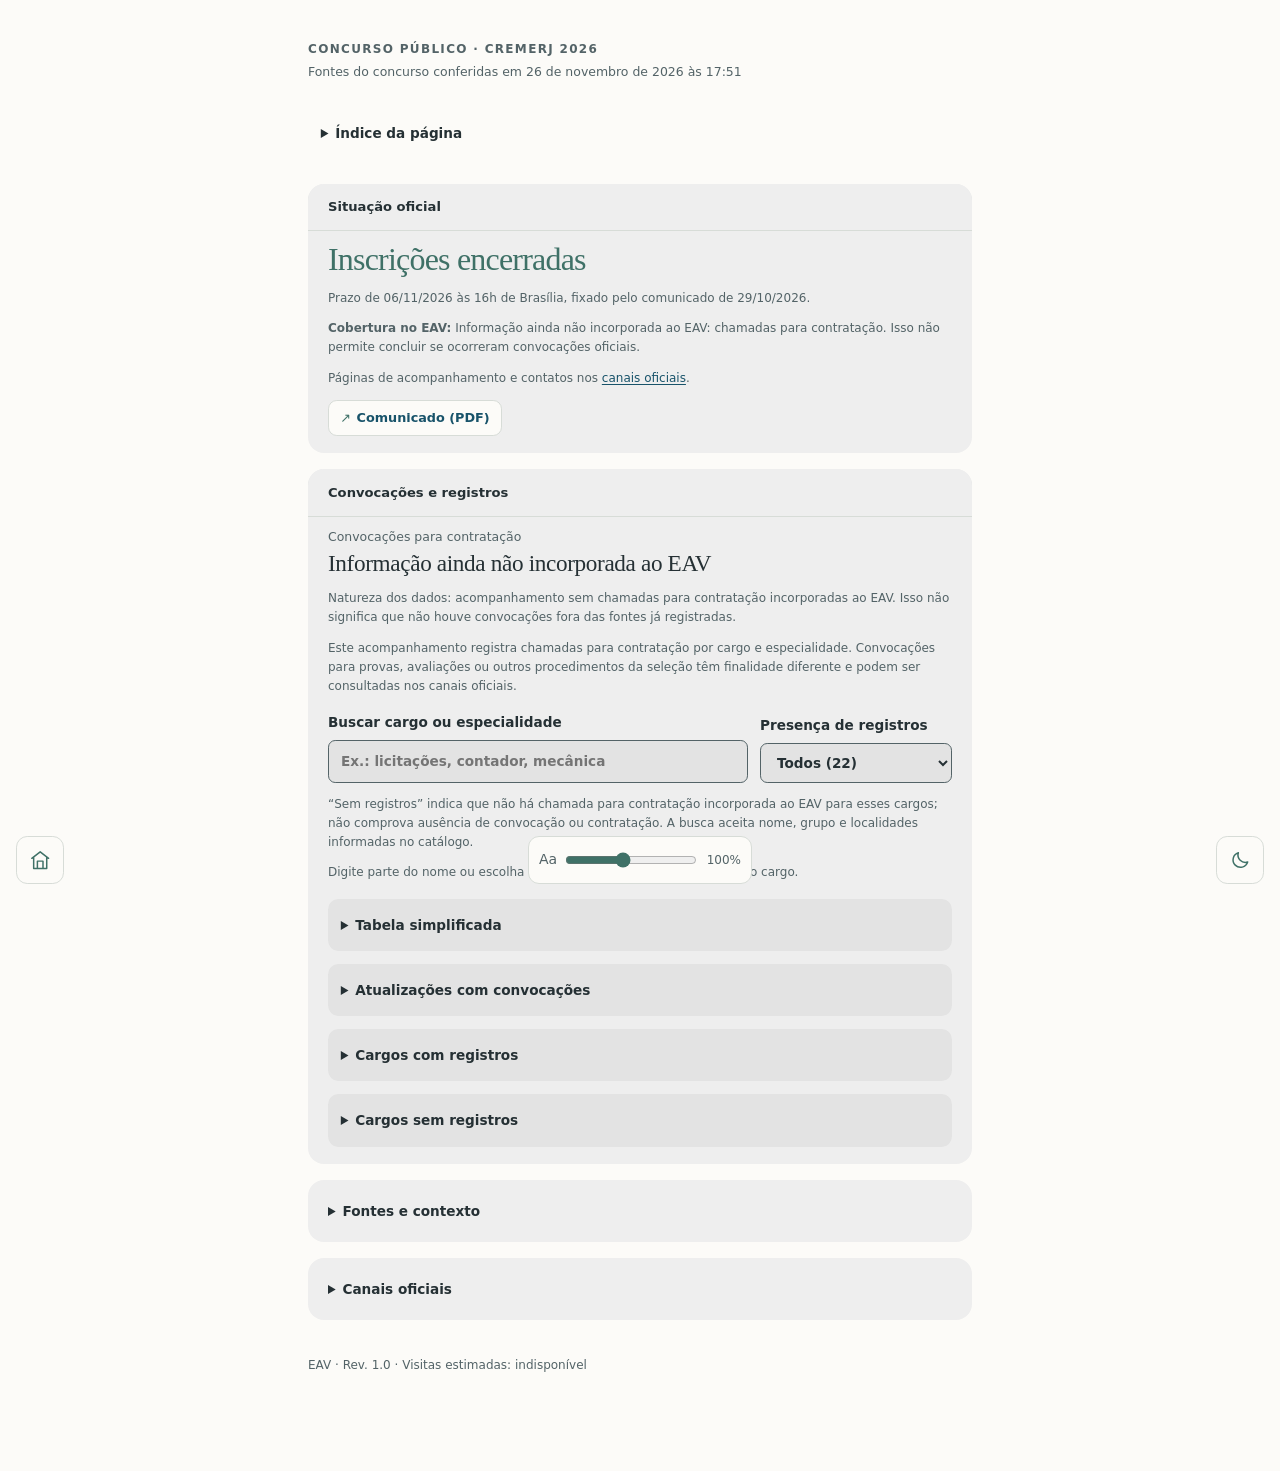
<file: concursos/cremerj/index.html>
<!doctype html>
<html lang="pt-BR">
<head>
  <meta charset="utf-8">
  <meta name="viewport" content="width=device-width, initial-scale=1">
  <title>Concurso CREMERJ 2026 — EAV</title>
  <link rel="canonical" href="https://eav.arguskepheus.com.br/concursos/cremerj/">
  <meta property="og:title" content="Concurso CREMERJ 2026 — EAV">
  <meta property="og:type" content="website">
  <meta property="og:url" content="https://eav.arguskepheus.com.br/concursos/cremerj/">
  <meta property="og:site_name" content="EAV — Estado Atual Verificável">
  <meta property="og:locale" content="pt_BR">
  <meta property="og:description" content="Concurso CREMERJ 2026: acompanhamento de convocações para contratação por cargo e especialidade, com fontes oficiais.">
  <meta property="og:image" content="https://eav.arguskepheus.com.br/assets/eav-share-v2.png">
  <meta property="og:image:secure_url" content="https://eav.arguskepheus.com.br/assets/eav-share-v2.png">
  <meta property="og:image:type" content="image/png">
  <meta property="og:image:width" content="1200">
  <meta property="og:image:height" content="630">
  <meta property="og:image:alt" content="Disquete de 3,5 polegadas em cinza-escuro, com obturador metálico e monograma AK.">
  <meta name="description" content="Concurso CREMERJ 2026: acompanhamento de convocações para contratação por cargo e especialidade, com fontes oficiais.">
  <meta name="twitter:card" content="summary_large_image">
  <meta name="twitter:title" content="Concurso CREMERJ 2026 — EAV">
  <meta name="twitter:description" content="Concurso CREMERJ 2026: acompanhamento de convocações para contratação por cargo e especialidade, com fontes oficiais.">
  <meta name="twitter:image" content="https://eav.arguskepheus.com.br/assets/eav-share-v2.png">
  <meta name="twitter:image:alt" content="Disquete de 3,5 polegadas em cinza-escuro, com obturador metálico e monograma AK.">
  
  <link rel="stylesheet" href="/assets/site.css">
  <link rel="icon" href="/favicon.ico" type="image/x-icon" sizes="16x16 32x32 48x48">
  <link rel="icon" href="/assets/favicon-v1.png" type="image/png" sizes="32x32">
  <script src="/assets/page-controls.js" defer></script>
  <script src="/assets/metrics.js?v=5" defer></script>
</head>
<body>
  <main>
    
    <article class="reading-sections">
    <header class="case-heading">
      <h1>Concurso público · CREMERJ 2026</h1>
      <p class="verification">Fontes do concurso conferidas em <time datetime="2026-11-26T20:51:16.956Z" title="Horário de Brasília">26 de novembro de 2026 às 17:51</time></p>
    </header>
    <details class="page-navigation"><summary>Índice da página</summary><nav aria-label="Seções do acompanhamento"><ul><li><a href="#entity-section-status">Situação oficial</a></li><li data-search-navigation hidden><a href="#entity-section-search">Buscar cargo ou especialidade</a></li><li><a href="#entity-section-table">Tabela simplificada</a></li><li><a href="#entity-section-history">Atualizações com convocações</a></li><li><a href="#entity-section-recorded">Cargos com registros</a></li><li><a href="#entity-section-unrecorded">Cargos sem registros</a></li><li><a href="#entity-section-sources">Fontes e contexto</a></li><li><a href="#entity-section-channels">Canais oficiais</a></li></ul></nav></details>
    <section class="current-summary">
      <h2 id="entity-section-status" data-section-target>Situação oficial</h2>
      <p class="status-value">Inscrições encerradas</p>
      <p class="context-note">Prazo de 06/11/2026 às 16h de Brasília, fixado pelo comunicado de 29/10/2026.</p>
      <p class="context-note" data-coverage-summary><strong>Cobertura no EAV:</strong> Informação ainda não incorporada ao EAV: chamadas para contratação. Isso não permite concluir se ocorreram convocações oficiais.</p>
      <p class="context-note">Páginas de acompanhamento e contatos nos <a href="#entity-section-channels">canais oficiais</a>.</p>
      <p class="source-links"><a class="source-link" href="https://cdnsite.institutoconsulplan.org.br/concursos/1337/a2cef42c32b64378b4b63fa3522baf59.pdf" target="_blank" rel="noopener noreferrer" aria-label="Comunicado (PDF): Comunicado de prorrogação das inscrições — Edital 1/2026 (abre em nova janela)" title="Comunicado de prorrogação das inscrições — Edital 1/2026"><span aria-hidden="true">↗</span>Comunicado (PDF)</a></p>
    </section>
    
    <section class="snapshot-summary" data-record-kind="pending">
      <h2>Convocações e registros</h2>
      <p class="value-label">Convocações para contratação</p>
      <p class="snapshot-date">Informação ainda não incorporada ao EAV</p>
      <p class="context-note" data-record-scope="pending">Natureza dos dados: acompanhamento sem chamadas para contratação incorporadas ao EAV. Isso não significa que não houve convocações fora das fontes já registradas.</p>
      <p class="context-note">Este acompanhamento registra chamadas para contratação por cargo e especialidade. Convocações para provas, avaliações ou outros procedimentos da seleção têm finalidade diferente e podem ser consultadas nos canais oficiais.</p>
      
      <div class="occupation-search" role="search" aria-label="Busca no catálogo do concurso" id="entity-section-search" data-section-target hidden>
        <div class="occupation-search-controls">
          <label>Buscar cargo ou especialidade <input class="occupation-search-input" type="search" autocomplete="off" placeholder="Ex.: licitações, contador, mecânica"></label>
          <label>Presença de registros <select class="occupation-search-filter"><option value="all">Todos (22)</option><option value="recorded">Com registros (0)</option><option value="unrecorded">Sem registros (22)</option></select></label>
        </div>
        <p class="context-note">“Sem registros” indica que não há chamada para contratação incorporada ao EAV para esses cargos; não comprova ausência de convocação ou contratação. A busca aceita nome, grupo e localidades informadas no catálogo.</p>
        <div class="occupation-search-feedback"><p class="context-note occupation-search-status" role="status" aria-live="polite"></p><button type="button" class="occupation-search-clear" hidden>Limpar busca e filtros</button></div>
        <ul class="occupation-search-results" aria-label="Resultados da busca" hidden></ul>
        <template class="occupation-search-index"><li data-recorded="false" data-contest=""><a href="#entity-cremerj-role-1">Advogado</a><span class="search-context">Nível superior · Sem registros</span><span class="search-locations">Localidades informadas: Rio de Janeiro (RJ)</span><span class="search-preview">Sem registros incorporados ao EAV. Isso não comprova ausência de convocação ou contratação.</span></li><li data-recorded="false" data-contest=""><a href="#entity-cremerj-role-2">Analista Contábil</a><span class="search-context">Nível superior · Sem registros</span><span class="search-locations">Localidades informadas: Rio de Janeiro (RJ)</span><span class="search-preview">Sem registros incorporados ao EAV. Isso não comprova ausência de convocação ou contratação.</span></li><li data-recorded="false" data-contest=""><a href="#entity-cremerj-role-13">Analista de Banco de Dados (DBA)</a><span class="search-context">Nível superior · Sem registros</span><span class="search-locations">Localidades informadas: Rio de Janeiro (RJ)</span><span class="search-preview">Sem registros incorporados ao EAV. Isso não comprova ausência de convocação ou contratação.</span></li><li data-recorded="false" data-contest=""><a href="#entity-cremerj-role-12">Analista de Ciência e Análise de Dados</a><span class="search-context">Nível superior · Sem registros</span><span class="search-locations">Localidades informadas: Rio de Janeiro (RJ)</span><span class="search-preview">Sem registros incorporados ao EAV. Isso não comprova ausência de convocação ou contratação.</span></li><li data-recorded="false" data-contest=""><a href="#entity-cremerj-role-19">Analista de Comunicação Audiovisual</a><span class="search-context">Nível superior · Sem registros</span><span class="search-locations">Localidades informadas: Rio de Janeiro (RJ)</span><span class="search-preview">Sem registros incorporados ao EAV. Isso não comprova ausência de convocação ou contratação.</span></li><li data-recorded="false" data-contest=""><a href="#entity-cremerj-role-3">Analista de Controle Interno</a><span class="search-context">Nível superior · Sem registros</span><span class="search-locations">Localidades informadas: Rio de Janeiro (RJ)</span><span class="search-preview">Sem registros incorporados ao EAV. Isso não comprova ausência de convocação ou contratação.</span></li><li data-recorded="false" data-contest=""><a href="#entity-cremerj-role-4">Analista de Departamento Pessoal</a><span class="search-context">Nível superior · Sem registros</span><span class="search-locations">Localidades informadas: Rio de Janeiro (RJ)</span><span class="search-preview">Sem registros incorporados ao EAV. Isso não comprova ausência de convocação ou contratação.</span></li><li data-recorded="false" data-contest=""><a href="#entity-cremerj-role-14">Analista de Desenvolvimento de Sistemas</a><span class="search-context">Nível superior · Sem registros</span><span class="search-locations">Localidades informadas: Rio de Janeiro (RJ)</span><span class="search-preview">Sem registros incorporados ao EAV. Isso não comprova ausência de convocação ou contratação.</span></li><li data-recorded="false" data-contest=""><a href="#entity-cremerj-role-5">Analista de Execução Fiscal</a><span class="search-context">Nível superior · Sem registros</span><span class="search-locations">Localidades informadas: Rio de Janeiro (RJ)</span><span class="search-preview">Sem registros incorporados ao EAV. Isso não comprova ausência de convocação ou contratação.</span></li><li data-recorded="false" data-contest=""><a href="#entity-cremerj-role-9">Analista de Operações</a><span class="search-context">Nível superior · Sem registros</span><span class="search-locations">Localidades informadas: Estado do Rio de Janeiro — unidades do CREMERJ (item 1.5.1)</span><span class="search-preview">Sem registros incorporados ao EAV. Isso não comprova ausência de convocação ou contratação.</span></li><li data-recorded="false" data-contest=""><a href="#entity-cremerj-role-11">Analista de Procedimentos Éticos</a><span class="search-context">Nível superior · Sem registros</span><span class="search-locations">Localidades informadas: Rio de Janeiro (RJ)</span><span class="search-preview">Sem registros incorporados ao EAV. Isso não comprova ausência de convocação ou contratação.</span></li><li data-recorded="false" data-contest=""><a href="#entity-cremerj-role-10">Analista de Processos, Consultas e Resoluções</a><span class="search-context">Nível superior · Sem registros</span><span class="search-locations">Localidades informadas: Rio de Janeiro (RJ)</span><span class="search-preview">Sem registros incorporados ao EAV. Isso não comprova ausência de convocação ou contratação.</span></li><li data-recorded="false" data-contest=""><a href="#entity-cremerj-role-6">Analista de Recursos Humanos</a><span class="search-context">Nível superior · Sem registros</span><span class="search-locations">Localidades informadas: Rio de Janeiro (RJ)</span><span class="search-preview">Sem registros incorporados ao EAV. Isso não comprova ausência de convocação ou contratação.</span></li><li data-recorded="false" data-contest=""><a href="#entity-cremerj-role-15">Analista de Suporte</a><span class="search-context">Nível superior · Sem registros</span><span class="search-locations">Localidades informadas: Rio de Janeiro (RJ)</span><span class="search-preview">Sem registros incorporados ao EAV. Isso não comprova ausência de convocação ou contratação.</span></li><li data-recorded="false" data-contest=""><a href="#entity-cremerj-role-7">Analista Financeiro</a><span class="search-context">Nível superior · Sem registros</span><span class="search-locations">Localidades informadas: Rio de Janeiro (RJ)</span><span class="search-preview">Sem registros incorporados ao EAV. Isso não comprova ausência de convocação ou contratação.</span></li><li data-recorded="false" data-contest=""><a href="#entity-cremerj-role-8">Analista Jurídico</a><span class="search-context">Nível superior · Sem registros</span><span class="search-locations">Localidades informadas: Rio de Janeiro (RJ)</span><span class="search-preview">Sem registros incorporados ao EAV. Isso não comprova ausência de convocação ou contratação.</span></li><li data-recorded="false" data-contest=""><a href="#entity-cremerj-role-20">Assistente de Operações</a><span class="search-context">Nível médio e médio/técnico · Sem registros</span><span class="search-locations">Localidades informadas: Rio de Janeiro (RJ)</span><span class="search-preview">Sem registros incorporados ao EAV. Isso não comprova ausência de convocação ou contratação.</span></li><li data-recorded="false" data-contest=""><a href="#entity-cremerj-role-16">Auditor</a><span class="search-context">Nível superior · Sem registros</span><span class="search-locations">Localidades informadas: Rio de Janeiro (RJ)</span><span class="search-preview">Sem registros incorporados ao EAV. Isso não comprova ausência de convocação ou contratação.</span></li><li data-recorded="false" data-contest=""><a href="#entity-cremerj-role-17">Contador</a><span class="search-context">Nível superior · Sem registros</span><span class="search-locations">Localidades informadas: Rio de Janeiro (RJ)</span><span class="search-preview">Sem registros incorporados ao EAV. Isso não comprova ausência de convocação ou contratação.</span></li><li data-recorded="false" data-contest=""><a href="#entity-cremerj-role-18">Jornalista</a><span class="search-context">Nível superior · Sem registros</span><span class="search-locations">Localidades informadas: Rio de Janeiro (RJ)</span><span class="search-preview">Sem registros incorporados ao EAV. Isso não comprova ausência de convocação ou contratação.</span></li><li data-recorded="false" data-contest=""><a href="#entity-cremerj-role-21">Técnico de Apoio ao Usuário (Técnico de Informática)</a><span class="search-context">Nível médio e médio/técnico · Sem registros</span><span class="search-locations">Localidades informadas: Rio de Janeiro (RJ)</span><span class="search-preview">Sem registros incorporados ao EAV. Isso não comprova ausência de convocação ou contratação.</span></li><li data-recorded="false" data-contest=""><a href="#entity-cremerj-role-22">Web Designer</a><span class="search-context">Nível médio e médio/técnico · Sem registros</span><span class="search-locations">Localidades informadas: Rio de Janeiro (RJ)</span><span class="search-preview">Sem registros incorporados ao EAV. Isso não comprova ausência de convocação ou contratação.</span></li></template>
      </div>
      <details class="convocation-sample">
        <summary id="entity-section-table" data-section-target>Tabela simplificada</summary>
        <p class="context-note">Ainda não há uma tabela de convocações para contratação registrada neste acompanhamento. Quando houver uma fonte oficial incorporada ao EAV, os registros serão apresentados por cargo e especialidade, sem nomes de candidatos.</p>
      </details>
      <details class="convocation-history">
        <summary id="entity-section-history" data-section-target>Atualizações com convocações</summary>
        <p class="context-note">Ainda não há datas de atualização de chamadas para contratação registradas no EAV. O histórico será formado a partir de documentos oficiais; datas de provas e avaliações não entram neste registro.</p>
      </details>
      <details class="convocation-summary">
        <summary id="entity-section-recorded" data-section-target>Cargos com registros</summary>
        <p class="context-note">Ainda não há cargos ou especialidades com registros de chamadas para contratação neste acompanhamento.</p>
        
        
        
      </details>
      <details class="convocation-unrecorded">
        <summary id="entity-section-unrecorded" data-section-target>Cargos sem registros</summary>
        <p class="context-note">22 cargos/especialidades do edital sem registros de chamadas para contratação no EAV, agrupados por nível de escolaridade e em ordem alfabética. A ausência de registros neste acompanhamento não comprova ausência de convocação ou contratação. Consulte os canais oficiais.</p>
        <p class="context-note">Agrupados por cargo ou grupo do edital, com nomes em ordem alfabética. Os números entre parênteses nos grupos contam itens do catálogo, não pessoas.</p>
        <p class="source-links"><a class="source-link" href="https://cdnsite.institutoconsulplan.org.br/concursos/1337/337e753b4a834b4ba9de5a728159457b.pdf" target="_blank" rel="noopener noreferrer" aria-label="Edital (PDF): Edital 1/2026 — versão consolidada após as Retificações I e II (abre em nova janela)" title="Edital 1/2026 — versão consolidada após as Retificações I e II"><span aria-hidden="true">↗</span>Edital (PDF)</a></p>
        <details class="occupation-group"><summary>Nível médio e médio/técnico <span class="occupation-count" aria-hidden="true" title="3 itens do catálogo">(3)</span></summary>
          <ul class="occupation-list"><li id="entity-cremerj-role-20" class="occupation-target" data-occupation-target data-occupation="cremerj-role-20" title="Assistente de Operações"><span class="occupation-name">Assistente de Operações</span></li><li id="entity-cremerj-role-21" class="occupation-target" data-occupation-target data-occupation="cremerj-role-21" title="Técnico de Apoio ao Usuário (Técnico de Informática)"><span class="occupation-name">Técnico de Apoio ao Usuário (Técnico de Informática)</span></li><li id="entity-cremerj-role-22" class="occupation-target" data-occupation-target data-occupation="cremerj-role-22" title="Web Designer"><span class="occupation-name">Web Designer</span></li></ul></details><details class="occupation-group"><summary>Nível superior <span class="occupation-count" aria-hidden="true" title="19 itens do catálogo">(19)</span></summary>
          <ul class="occupation-list"><li id="entity-cremerj-role-1" class="occupation-target" data-occupation-target data-occupation="cremerj-role-1" title="Advogado"><span class="occupation-name">Advogado</span></li><li id="entity-cremerj-role-2" class="occupation-target" data-occupation-target data-occupation="cremerj-role-2" title="Analista Contábil"><span class="occupation-name">Analista Contábil</span></li><li id="entity-cremerj-role-13" class="occupation-target" data-occupation-target data-occupation="cremerj-role-13" title="Analista de Banco de Dados (DBA)"><span class="occupation-name">Analista de Banco de Dados (DBA)</span></li><li id="entity-cremerj-role-12" class="occupation-target" data-occupation-target data-occupation="cremerj-role-12" title="Analista de Ciência e Análise de Dados"><span class="occupation-name">Analista de Ciência e Análise de Dados</span></li><li id="entity-cremerj-role-19" class="occupation-target" data-occupation-target data-occupation="cremerj-role-19" title="Analista de Comunicação Audiovisual"><span class="occupation-name">Analista de Comunicação Audiovisual</span></li><li id="entity-cremerj-role-3" class="occupation-target" data-occupation-target data-occupation="cremerj-role-3" title="Analista de Controle Interno"><span class="occupation-name">Analista de Controle Interno</span></li><li id="entity-cremerj-role-4" class="occupation-target" data-occupation-target data-occupation="cremerj-role-4" title="Analista de Departamento Pessoal"><span class="occupation-name">Analista de Departamento Pessoal</span></li><li id="entity-cremerj-role-14" class="occupation-target" data-occupation-target data-occupation="cremerj-role-14" title="Analista de Desenvolvimento de Sistemas"><span class="occupation-name">Analista de Desenvolvimento de Sistemas</span></li><li id="entity-cremerj-role-5" class="occupation-target" data-occupation-target data-occupation="cremerj-role-5" title="Analista de Execução Fiscal"><span class="occupation-name">Analista de Execução Fiscal</span></li><li id="entity-cremerj-role-9" class="occupation-target" data-occupation-target data-occupation="cremerj-role-9" title="Analista de Operações"><span class="occupation-name">Analista de Operações</span></li><li id="entity-cremerj-role-11" class="occupation-target" data-occupation-target data-occupation="cremerj-role-11" title="Analista de Procedimentos Éticos"><span class="occupation-name">Analista de Procedimentos Éticos</span></li><li id="entity-cremerj-role-10" class="occupation-target" data-occupation-target data-occupation="cremerj-role-10" title="Analista de Processos, Consultas e Resoluções"><span class="occupation-name">Analista de Processos, Consultas e Resoluções</span></li><li id="entity-cremerj-role-6" class="occupation-target" data-occupation-target data-occupation="cremerj-role-6" title="Analista de Recursos Humanos"><span class="occupation-name">Analista de Recursos Humanos</span></li><li id="entity-cremerj-role-15" class="occupation-target" data-occupation-target data-occupation="cremerj-role-15" title="Analista de Suporte"><span class="occupation-name">Analista de Suporte</span></li><li id="entity-cremerj-role-7" class="occupation-target" data-occupation-target data-occupation="cremerj-role-7" title="Analista Financeiro"><span class="occupation-name">Analista Financeiro</span></li><li id="entity-cremerj-role-8" class="occupation-target" data-occupation-target data-occupation="cremerj-role-8" title="Analista Jurídico"><span class="occupation-name">Analista Jurídico</span></li><li id="entity-cremerj-role-16" class="occupation-target" data-occupation-target data-occupation="cremerj-role-16" title="Auditor"><span class="occupation-name">Auditor</span></li><li id="entity-cremerj-role-17" class="occupation-target" data-occupation-target data-occupation="cremerj-role-17" title="Contador"><span class="occupation-name">Contador</span></li><li id="entity-cremerj-role-18" class="occupation-target" data-occupation-target data-occupation="cremerj-role-18" title="Jornalista"><span class="occupation-name">Jornalista</span></li></ul></details>
      </details>
    </section>
    <details class="more-information">
      <summary id="entity-section-sources" data-section-target>Fontes e contexto</summary>
      <p class="context-note">Os cargos e especialidades seguem o quadro do edital consultado. Editais, cronogramas, resultados de provas e orientações individuais devem ser conferidos nos canais oficiais.</p>
      <p class="source-links"><a class="source-link" href="https://cdnsite.institutoconsulplan.org.br/concursos/1337/337e753b4a834b4ba9de5a728159457b.pdf" target="_blank" rel="noopener noreferrer" aria-label="Edital (PDF): Edital 1/2026 — versão consolidada após as Retificações I e II (abre em nova janela)" title="Edital 1/2026 — versão consolidada após as Retificações I e II"><span aria-hidden="true">↗</span>Edital (PDF)</a></p>
    </details>
    <details class="more-information official-channels">
      <summary id="entity-section-channels" data-section-target>Canais oficiais</summary>
      <dl class="channel-list">
        <div><dt>Instituto Consulplan</dt><dd><a id="entity-channel-source-consulplan-cremerj-2026" data-section-target href="https://www.institutoconsulplan.org.br/cremerj2026" title="Concurso público CREMERJ 2026 — página de acompanhamento">Página do concurso</a><ul class="channel-phones"><li><a href="tel:+558001004790">0800 100 4790</a></li></ul><p class="provenance-note">Fonte dos contatos: <a id="entity-channel-source-cremerj-edital-1-2026" data-section-target href="https://cdnsite.institutoconsulplan.org.br/concursos/1337/337e753b4a834b4ba9de5a728159457b.pdf" title="Edital 1/2026 — versão consolidada após as Retificações I e II">Edital (PDF)</a>.</p></dd></div>
        <div><dt>CREMERJ</dt><dd><a id="entity-channel-source-cremerj-transparency-2026" data-section-target href="https://transparencia.cremerj.org.br/concurso-2026/" title="Concurso 2026 — Transparência CREMERJ">Concurso 2026 — Transparência</a><a href="mailto:cremerj@cremerj.org.br">cremerj@cremerj.org.br</a><ul class="channel-phones"><li><a href="tel:+552131847050">(21) 3184-7050</a></li></ul></dd></div>
      </dl>
    </details>
  </article>
    <footer class="site-footer">EAV · Rev. 1.0 · Visitas estimadas: <span data-eav-visits="cremerj-2026" role="status" aria-live="polite" aria-label="Visitas estimadas desta página" title="Estimativa por identificador desta página a cada 24 horas; não representa pessoas únicas.">indisponível</span></footer>
  </main>
  <nav class="page-controls" aria-label="Controles da página">
    <a class="floating-control control-home" href="/" aria-label="Página inicial" title="Página inicial"><svg class="control-icon icon-home" viewBox="0 0 24 24" fill="none" stroke="currentColor" stroke-width="1.6" stroke-linecap="round" stroke-linejoin="round" aria-hidden="true" focusable="false"><path d="m3 10 9-7 9 7M5 9v12h14V9M9 21v-8h6v8"/></svg></a>
    <div class="font-size-control" id="font-size-control" hidden>
      <label for="page-font-size" title="Tamanho da letra">Aa</label>
      <input id="page-font-size" type="range" min="25" max="200" step="1" value="100" aria-label="Tamanho da letra" aria-valuetext="100%">
      <output id="font-size-value" for="page-font-size">100%</output>
    </div>
    <div class="controls-right">
      <button class="floating-control control-top" type="button" id="page-top" aria-label="Voltar ao topo" title="Voltar ao topo" hidden><svg class="control-icon icon-top" viewBox="0 0 24 24" fill="none" stroke="currentColor" stroke-width="1.6" stroke-linecap="round" stroke-linejoin="round" aria-hidden="true" focusable="false"><path d="m6 11 6-6 6 6M12 5v15"/></svg></button>
      <button class="floating-control control-theme" type="button" id="page-theme" aria-label="Ativar modo escuro" title="Ativar modo escuro" hidden><svg class="control-icon icon-moon" viewBox="0 0 24 24" fill="none" stroke="currentColor" stroke-width="1.6" stroke-linecap="round" stroke-linejoin="round" aria-hidden="true" focusable="false"><path d="M20 14a8 8 0 0 1-10-10 8 8 0 1 0 10 10Z"/></svg><svg class="control-icon icon-sun" viewBox="0 0 24 24" fill="none" stroke="currentColor" stroke-width="1.6" stroke-linecap="round" stroke-linejoin="round" aria-hidden="true" focusable="false"><circle cx="12" cy="12" r="4"/><path d="M12 2v2m0 16v2M2 12h2m16 0h2M5 5l1.5 1.5m11 11L19 19M5 19l1.5-1.5m11-11L19 5"/></svg></button>
    </div>
  </nav>
</body>
</html>
</file>
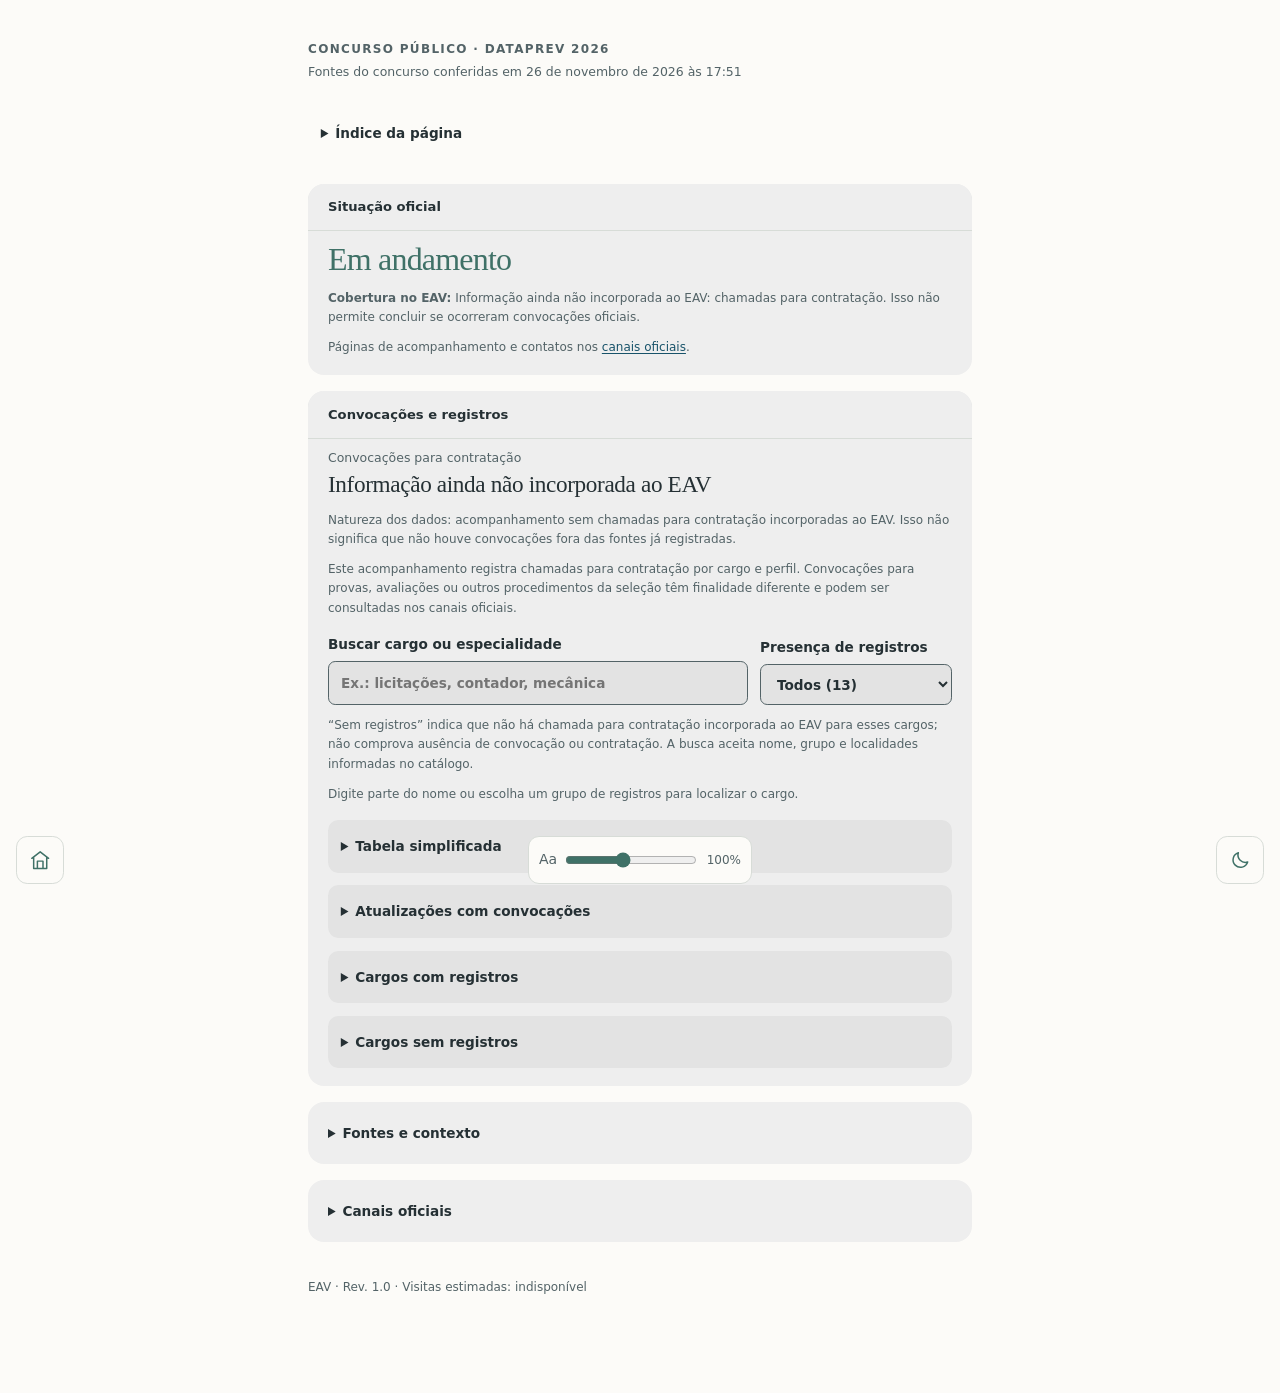
<file: concursos/dataprev/index.html>
<!doctype html>
<html lang="pt-BR">
<head>
  <meta charset="utf-8">
  <meta name="viewport" content="width=device-width, initial-scale=1">
  <title>Concurso DATAPREV 2026 — EAV</title>
  <link rel="canonical" href="https://eav.arguskepheus.com.br/concursos/dataprev/">
  <meta property="og:title" content="Concurso DATAPREV 2026 — EAV">
  <meta property="og:type" content="website">
  <meta property="og:url" content="https://eav.arguskepheus.com.br/concursos/dataprev/">
  <meta property="og:site_name" content="EAV — Estado Atual Verificável">
  <meta property="og:locale" content="pt_BR">
  <meta property="og:description" content="Concurso DATAPREV 2026: acompanhamento de convocações para contratação por cargo e perfil, com fontes oficiais.">
  <meta property="og:image" content="https://eav.arguskepheus.com.br/assets/eav-share-v2.png">
  <meta property="og:image:secure_url" content="https://eav.arguskepheus.com.br/assets/eav-share-v2.png">
  <meta property="og:image:type" content="image/png">
  <meta property="og:image:width" content="1200">
  <meta property="og:image:height" content="630">
  <meta property="og:image:alt" content="Disquete de 3,5 polegadas em cinza-escuro, com obturador metálico e monograma AK.">
  <meta name="description" content="Concurso DATAPREV 2026: acompanhamento de convocações para contratação por cargo e perfil, com fontes oficiais.">
  <meta name="twitter:card" content="summary_large_image">
  <meta name="twitter:title" content="Concurso DATAPREV 2026 — EAV">
  <meta name="twitter:description" content="Concurso DATAPREV 2026: acompanhamento de convocações para contratação por cargo e perfil, com fontes oficiais.">
  <meta name="twitter:image" content="https://eav.arguskepheus.com.br/assets/eav-share-v2.png">
  <meta name="twitter:image:alt" content="Disquete de 3,5 polegadas em cinza-escuro, com obturador metálico e monograma AK.">
  
  <link rel="stylesheet" href="/assets/site.css">
  <link rel="icon" href="/favicon.ico" type="image/x-icon" sizes="16x16 32x32 48x48">
  <link rel="icon" href="/assets/favicon-v1.png" type="image/png" sizes="32x32">
  <script src="/assets/page-controls.js" defer></script>
  <script src="/assets/metrics.js?v=5" defer></script>
</head>
<body>
  <main>
    
    <article class="reading-sections">
    <header class="case-heading">
      <h1>Concurso público · DATAPREV 2026</h1>
      <p class="verification">Fontes do concurso conferidas em <time datetime="2026-11-26T20:51:16.810Z" title="Horário de Brasília">26 de novembro de 2026 às 17:51</time></p>
    </header>
    <details class="page-navigation"><summary>Índice da página</summary><nav aria-label="Seções do acompanhamento"><ul><li><a href="#entity-section-status">Situação oficial</a></li><li data-search-navigation hidden><a href="#entity-section-search">Buscar cargo ou especialidade</a></li><li><a href="#entity-section-table">Tabela simplificada</a></li><li><a href="#entity-section-history">Atualizações com convocações</a></li><li><a href="#entity-section-recorded">Cargos com registros</a></li><li><a href="#entity-section-unrecorded">Cargos sem registros</a></li><li><a href="#entity-section-sources">Fontes e contexto</a></li><li><a href="#entity-section-channels">Canais oficiais</a></li></ul></nav></details>
    <section class="current-summary">
      <h2 id="entity-section-status" data-section-target>Situação oficial</h2>
      <p class="status-value">Em andamento</p>
      
      <p class="context-note" data-coverage-summary><strong>Cobertura no EAV:</strong> Informação ainda não incorporada ao EAV: chamadas para contratação. Isso não permite concluir se ocorreram convocações oficiais.</p>
      <p class="context-note">Páginas de acompanhamento e contatos nos <a href="#entity-section-channels">canais oficiais</a>.</p>
      
    </section>
    
    <section class="snapshot-summary" data-record-kind="pending">
      <h2>Convocações e registros</h2>
      <p class="value-label">Convocações para contratação</p>
      <p class="snapshot-date">Informação ainda não incorporada ao EAV</p>
      <p class="context-note" data-record-scope="pending">Natureza dos dados: acompanhamento sem chamadas para contratação incorporadas ao EAV. Isso não significa que não houve convocações fora das fontes já registradas.</p>
      <p class="context-note">Este acompanhamento registra chamadas para contratação por cargo e perfil. Convocações para provas, avaliações ou outros procedimentos da seleção têm finalidade diferente e podem ser consultadas nos canais oficiais.</p>
      
      <div class="occupation-search" role="search" aria-label="Busca no catálogo do concurso" id="entity-section-search" data-section-target hidden>
        <div class="occupation-search-controls">
          <label>Buscar cargo ou especialidade <input class="occupation-search-input" type="search" autocomplete="off" placeholder="Ex.: licitações, contador, mecânica"></label>
          <label>Presença de registros <select class="occupation-search-filter"><option value="all">Todos (13)</option><option value="recorded">Com registros (0)</option><option value="unrecorded">Sem registros (13)</option></select></label>
        </div>
        <p class="context-note">“Sem registros” indica que não há chamada para contratação incorporada ao EAV para esses cargos; não comprova ausência de convocação ou contratação. A busca aceita nome, grupo e localidades informadas no catálogo.</p>
        <div class="occupation-search-feedback"><p class="context-note occupation-search-status" role="status" aria-live="polite"></p><button type="button" class="occupation-search-clear" hidden>Limpar busca e filtros</button></div>
        <ul class="occupation-search-results" aria-label="Resultados da busca" hidden></ul>
        <template class="occupation-search-index"><li data-recorded="false" data-contest=""><a href="#entity-dataprev-profile-11">Administração e Governança</a><span class="search-context">Analista de Tecnologia da Informação · Sem registros</span><span class="search-locations">Localidades informadas: Brasília (DF); Rio de Janeiro (RJ); São Paulo (SP); Fortaleza (CE); João Pessoa (PB); Natal (RN); Florianópolis (SC)</span><span class="search-preview">Sem registros incorporados ao EAV. Isso não comprova ausência de convocação ou contratação.</span></li><li data-recorded="false" data-contest=""><a href="#entity-dataprev-profile-7">Advocacia</a><span class="search-context">Analista de Tecnologia da Informação · Sem registros</span><span class="search-locations">Localidades informadas: Brasília (DF); Rio de Janeiro (RJ)</span><span class="search-preview">Sem registros incorporados ao EAV. Isso não comprova ausência de convocação ou contratação.</span></li><li data-recorded="false" data-contest=""><a href="#entity-dataprev-profile-1">Análise de Negócio de TI</a><span class="search-context">Analista de Tecnologia da Informação · Sem registros</span><span class="search-locations">Localidades informadas: Brasília (DF); Rio de Janeiro (RJ); São Paulo (SP); Fortaleza (CE); João Pessoa (PB); Natal (RN); Florianópolis (SC)</span><span class="search-preview">Sem registros incorporados ao EAV. Isso não comprova ausência de convocação ou contratação.</span></li><li data-recorded="false" data-contest=""><a href="#entity-dataprev-profile-13">Analista de Processamento</a><span class="search-context">Analista de Processamento · Sem registros</span><span class="search-locations">Localidades informadas: Brasília (DF); Rio de Janeiro (RJ); São Paulo (SP)</span><span class="search-preview">Sem registros incorporados ao EAV. Isso não comprova ausência de convocação ou contratação.</span></li><li data-recorded="false" data-contest=""><a href="#entity-dataprev-profile-2">Arquitetura, Engenharia e Sustentação Tecnológica</a><span class="search-context">Analista de Tecnologia da Informação · Sem registros</span><span class="search-locations">Localidades informadas: Brasília (DF); Rio de Janeiro (RJ); São Paulo (SP); Fortaleza (CE); João Pessoa (PB); Natal (RN); Florianópolis (SC)</span><span class="search-preview">Sem registros incorporados ao EAV. Isso não comprova ausência de convocação ou contratação.</span></li><li data-recorded="false" data-contest=""><a href="#entity-dataprev-profile-9">Comunicação Social</a><span class="search-context">Analista de Tecnologia da Informação · Sem registros</span><span class="search-locations">Localidades informadas: Brasília (DF); Rio de Janeiro (RJ)</span><span class="search-preview">Sem registros incorporados ao EAV. Isso não comprova ausência de convocação ou contratação.</span></li><li data-recorded="false" data-contest=""><a href="#entity-dataprev-profile-8">Contabilidade</a><span class="search-context">Analista de Tecnologia da Informação · Sem registros</span><span class="search-locations">Localidades informadas: Rio de Janeiro (RJ)</span><span class="search-preview">Sem registros incorporados ao EAV. Isso não comprova ausência de convocação ou contratação.</span></li><li data-recorded="false" data-contest=""><a href="#entity-dataprev-profile-3">Desenvolvimento de Software</a><span class="search-context">Analista de Tecnologia da Informação · Sem registros</span><span class="search-locations">Localidades informadas: Brasília (DF); Rio de Janeiro (RJ); São Paulo (SP); Fortaleza (CE); João Pessoa (PB); Natal (RN); Florianópolis (SC)</span><span class="search-preview">Sem registros incorporados ao EAV. Isso não comprova ausência de convocação ou contratação.</span></li><li data-recorded="false" data-contest=""><a href="#entity-dataprev-profile-12">Engenharia</a><span class="search-context">Analista de Tecnologia da Informação · Sem registros</span><span class="search-locations">Localidades informadas: Brasília (DF); Rio de Janeiro (RJ); São Paulo (SP); Fortaleza (CE); João Pessoa (PB); Natal (RN); Florianópolis (SC)</span><span class="search-preview">Sem registros incorporados ao EAV. Isso não comprova ausência de convocação ou contratação.</span></li><li data-recorded="false" data-contest=""><a href="#entity-dataprev-profile-6">Gestão de Serviços de TIC</a><span class="search-context">Analista de Tecnologia da Informação · Sem registros</span><span class="search-locations">Localidades informadas: Brasília (DF); Rio de Janeiro (RJ); São Paulo (SP)</span><span class="search-preview">Sem registros incorporados ao EAV. Isso não comprova ausência de convocação ou contratação.</span></li><li data-recorded="false" data-contest=""><a href="#entity-dataprev-profile-10">Gestão Econômico-Financeira</a><span class="search-context">Analista de Tecnologia da Informação · Sem registros</span><span class="search-locations">Localidades informadas: Rio de Janeiro (RJ)</span><span class="search-preview">Sem registros incorporados ao EAV. Isso não comprova ausência de convocação ou contratação.</span></li><li data-recorded="false" data-contest=""><a href="#entity-dataprev-profile-4">Inteligência da Informação</a><span class="search-context">Analista de Tecnologia da Informação · Sem registros</span><span class="search-locations">Localidades informadas: Brasília (DF); Rio de Janeiro (RJ); São Paulo (SP); Fortaleza (CE); João Pessoa (PB); Natal (RN); Florianópolis (SC)</span><span class="search-preview">Sem registros incorporados ao EAV. Isso não comprova ausência de convocação ou contratação.</span></li><li data-recorded="false" data-contest=""><a href="#entity-dataprev-profile-5">Segurança Cibernética e Proteção de Dados</a><span class="search-context">Analista de Tecnologia da Informação · Sem registros</span><span class="search-locations">Localidades informadas: Brasília (DF); Rio de Janeiro (RJ); São Paulo (SP); Fortaleza (CE); João Pessoa (PB); Natal (RN); Florianópolis (SC)</span><span class="search-preview">Sem registros incorporados ao EAV. Isso não comprova ausência de convocação ou contratação.</span></li></template>
      </div>
      <details class="convocation-sample">
        <summary id="entity-section-table" data-section-target>Tabela simplificada</summary>
        <p class="context-note">Ainda não há uma tabela de convocações para contratação registrada neste acompanhamento. Quando houver uma fonte oficial incorporada ao EAV, os registros serão apresentados por cargo e perfil, sem nomes de candidatos.</p>
      </details>
      <details class="convocation-history">
        <summary id="entity-section-history" data-section-target>Atualizações com convocações</summary>
        <p class="context-note">Ainda não há datas de atualização de chamadas para contratação registradas no EAV. O histórico será formado a partir de documentos oficiais; datas de provas e avaliações não entram neste registro.</p>
      </details>
      <details class="convocation-summary">
        <summary id="entity-section-recorded" data-section-target>Cargos com registros</summary>
        <p class="context-note">Ainda não há cargos ou especialidades com registros de chamadas para contratação neste acompanhamento.</p>
        
        
        
      </details>
      <details class="convocation-unrecorded">
        <summary id="entity-section-unrecorded" data-section-target>Cargos sem registros</summary>
        <p class="context-note">13 perfis do edital sem registros de chamadas para contratação no EAV, agrupados por cargo e em ordem alfabética. A ausência de registros neste acompanhamento não comprova ausência de convocação ou contratação. Consulte os canais oficiais.</p>
        <p class="context-note">Agrupados por cargo ou grupo do edital, com nomes em ordem alfabética. Os números entre parênteses nos grupos contam itens do catálogo, não pessoas.</p>
        <p class="source-links"><a class="source-link" href="https://conhecimento.fgv.br/sites/default/files/concursos/29.10-edital-2-retificacao-dataprev.pdf" target="_blank" rel="noopener noreferrer" aria-label="Edital (PDF): Edital 001/2026 — versão retificada em 04/11/2026, conforme a FGV (abre em nova janela)" title="Edital 001/2026 — versão retificada em 04/11/2026, conforme a FGV"><span aria-hidden="true">↗</span>Edital (PDF)</a></p>
        <details class="occupation-group"><summary>Analista de Processamento <span class="occupation-count" aria-hidden="true" title="1 itens do catálogo">(1)</span></summary>
          <ul class="occupation-list"><li id="entity-dataprev-profile-13" class="occupation-target" data-occupation-target data-occupation="dataprev-profile-13" title="Analista de Processamento"><span class="occupation-name">Analista de Processamento</span></li></ul></details><details class="occupation-group"><summary>Analista de Tecnologia da Informação <span class="occupation-count" aria-hidden="true" title="12 itens do catálogo">(12)</span></summary>
          <ul class="occupation-list"><li id="entity-dataprev-profile-11" class="occupation-target" data-occupation-target data-occupation="dataprev-profile-11" title="Administração e Governança"><span class="occupation-name">Administração e Governança</span></li><li id="entity-dataprev-profile-7" class="occupation-target" data-occupation-target data-occupation="dataprev-profile-7" title="Advocacia"><span class="occupation-name">Advocacia</span></li><li id="entity-dataprev-profile-1" class="occupation-target" data-occupation-target data-occupation="dataprev-profile-1" title="Análise de Negócio de TI"><span class="occupation-name">Análise de Negócio de TI</span></li><li id="entity-dataprev-profile-2" class="occupation-target" data-occupation-target data-occupation="dataprev-profile-2" title="Arquitetura, Engenharia e Sustentação Tecnológica"><span class="occupation-name">Arquitetura, Engenharia e Sustentação Tecnológica</span></li><li id="entity-dataprev-profile-9" class="occupation-target" data-occupation-target data-occupation="dataprev-profile-9" title="Comunicação Social"><span class="occupation-name">Comunicação Social</span></li><li id="entity-dataprev-profile-8" class="occupation-target" data-occupation-target data-occupation="dataprev-profile-8" title="Contabilidade"><span class="occupation-name">Contabilidade</span></li><li id="entity-dataprev-profile-3" class="occupation-target" data-occupation-target data-occupation="dataprev-profile-3" title="Desenvolvimento de Software"><span class="occupation-name">Desenvolvimento de Software</span></li><li id="entity-dataprev-profile-12" class="occupation-target" data-occupation-target data-occupation="dataprev-profile-12" title="Engenharia"><span class="occupation-name">Engenharia</span></li><li id="entity-dataprev-profile-6" class="occupation-target" data-occupation-target data-occupation="dataprev-profile-6" title="Gestão de Serviços de TIC"><span class="occupation-name">Gestão de Serviços de TIC</span></li><li id="entity-dataprev-profile-10" class="occupation-target" data-occupation-target data-occupation="dataprev-profile-10" title="Gestão Econômico-Financeira"><span class="occupation-name">Gestão Econômico-Financeira</span></li><li id="entity-dataprev-profile-4" class="occupation-target" data-occupation-target data-occupation="dataprev-profile-4" title="Inteligência da Informação"><span class="occupation-name">Inteligência da Informação</span></li><li id="entity-dataprev-profile-5" class="occupation-target" data-occupation-target data-occupation="dataprev-profile-5" title="Segurança Cibernética e Proteção de Dados"><span class="occupation-name">Segurança Cibernética e Proteção de Dados</span></li></ul></details>
      </details>
    </section>
    <details class="more-information">
      <summary id="entity-section-sources" data-section-target>Fontes e contexto</summary>
      <p class="context-note">Os cargos e perfis seguem o quadro do edital consultado. Editais, cronogramas, resultados de provas e orientações individuais devem ser conferidos nos canais oficiais.</p>
      <p class="source-links"><a class="source-link" href="https://conhecimento.fgv.br/sites/default/files/concursos/29.10-edital-2-retificacao-dataprev.pdf" target="_blank" rel="noopener noreferrer" aria-label="Edital (PDF): Edital 001/2026 — versão retificada em 04/11/2026, conforme a FGV (abre em nova janela)" title="Edital 001/2026 — versão retificada em 04/11/2026, conforme a FGV"><span aria-hidden="true">↗</span>Edital (PDF)</a></p>
    </details>
    <details class="more-information official-channels">
      <summary id="entity-section-channels" data-section-target>Canais oficiais</summary>
      <dl class="channel-list">
        <div><dt>FGV Conhecimento</dt><dd><a id="entity-channel-source-fgv-dataprev-2026" data-section-target href="https://conhecimento.fgv.br/concursos/dataprev26" title="Concurso público DATAPREV 2026 — página de acompanhamento">Página do concurso</a><a href="mailto:concursodataprev26@fgv.br">concursodataprev26@fgv.br</a><ul class="channel-phones"><li><a href="tel:+558005913078">0800 591 3078</a></li></ul></dd></div>
        <div><dt>DATAPREV</dt><dd><a id="entity-channel-source-dataprev-portal" data-section-target href="https://www.dataprev.gov.br/" title="Portal DATAPREV">Portal institucional</a></dd></div>
      </dl>
    </details>
  </article>
    <footer class="site-footer">EAV · Rev. 1.0 · Visitas estimadas: <span data-eav-visits="dataprev-2026" role="status" aria-live="polite" aria-label="Visitas estimadas desta página" title="Estimativa por identificador desta página a cada 24 horas; não representa pessoas únicas.">indisponível</span></footer>
  </main>
  <nav class="page-controls" aria-label="Controles da página">
    <a class="floating-control control-home" href="/" aria-label="Página inicial" title="Página inicial"><svg class="control-icon icon-home" viewBox="0 0 24 24" fill="none" stroke="currentColor" stroke-width="1.6" stroke-linecap="round" stroke-linejoin="round" aria-hidden="true" focusable="false"><path d="m3 10 9-7 9 7M5 9v12h14V9M9 21v-8h6v8"/></svg></a>
    <div class="font-size-control" id="font-size-control" hidden>
      <label for="page-font-size" title="Tamanho da letra">Aa</label>
      <input id="page-font-size" type="range" min="25" max="200" step="1" value="100" aria-label="Tamanho da letra" aria-valuetext="100%">
      <output id="font-size-value" for="page-font-size">100%</output>
    </div>
    <div class="controls-right">
      <button class="floating-control control-top" type="button" id="page-top" aria-label="Voltar ao topo" title="Voltar ao topo" hidden><svg class="control-icon icon-top" viewBox="0 0 24 24" fill="none" stroke="currentColor" stroke-width="1.6" stroke-linecap="round" stroke-linejoin="round" aria-hidden="true" focusable="false"><path d="m6 11 6-6 6 6M12 5v15"/></svg></button>
      <button class="floating-control control-theme" type="button" id="page-theme" aria-label="Ativar modo escuro" title="Ativar modo escuro" hidden><svg class="control-icon icon-moon" viewBox="0 0 24 24" fill="none" stroke="currentColor" stroke-width="1.6" stroke-linecap="round" stroke-linejoin="round" aria-hidden="true" focusable="false"><path d="M20 14a8 8 0 0 1-10-10 8 8 0 1 0 10 10Z"/></svg><svg class="control-icon icon-sun" viewBox="0 0 24 24" fill="none" stroke="currentColor" stroke-width="1.6" stroke-linecap="round" stroke-linejoin="round" aria-hidden="true" focusable="false"><circle cx="12" cy="12" r="4"/><path d="M12 2v2m0 16v2M2 12h2m16 0h2M5 5l1.5 1.5m11 11L19 19M5 19l1.5-1.5m11-11L19 5"/></svg></button>
    </div>
  </nav>
</body>
</html>
</file>
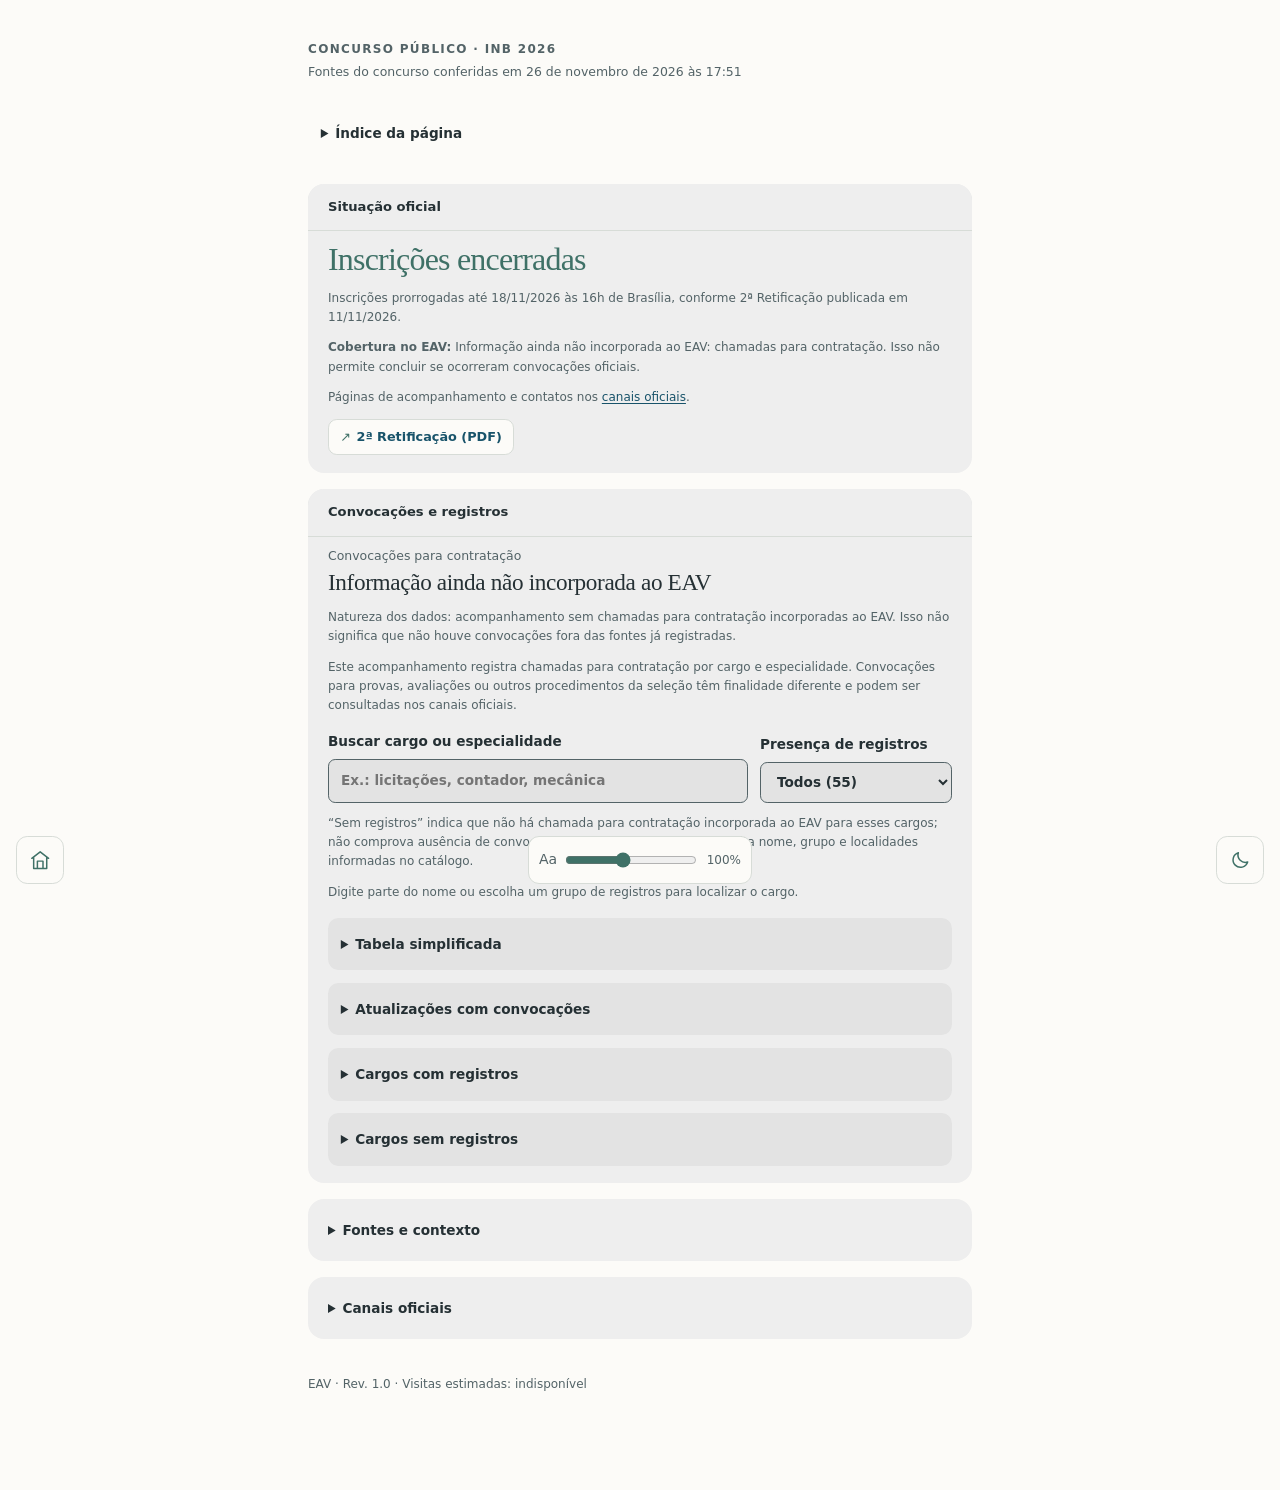
<file: concursos/inb/index.html>
<!doctype html>
<html lang="pt-BR">
<head>
  <meta charset="utf-8">
  <meta name="viewport" content="width=device-width, initial-scale=1">
  <title>Concurso INB 2026 — EAV</title>
  <link rel="canonical" href="https://eav.arguskepheus.com.br/concursos/inb/">
  <meta property="og:title" content="Concurso INB 2026 — EAV">
  <meta property="og:type" content="website">
  <meta property="og:url" content="https://eav.arguskepheus.com.br/concursos/inb/">
  <meta property="og:site_name" content="EAV — Estado Atual Verificável">
  <meta property="og:locale" content="pt_BR">
  <meta property="og:description" content="Concurso INB 2026: acompanhamento de convocações para contratação por cargo e especialidade, com fontes oficiais.">
  <meta property="og:image" content="https://eav.arguskepheus.com.br/assets/eav-share-v2.png">
  <meta property="og:image:secure_url" content="https://eav.arguskepheus.com.br/assets/eav-share-v2.png">
  <meta property="og:image:type" content="image/png">
  <meta property="og:image:width" content="1200">
  <meta property="og:image:height" content="630">
  <meta property="og:image:alt" content="Disquete de 3,5 polegadas em cinza-escuro, com obturador metálico e monograma AK.">
  <meta name="description" content="Concurso INB 2026: acompanhamento de convocações para contratação por cargo e especialidade, com fontes oficiais.">
  <meta name="twitter:card" content="summary_large_image">
  <meta name="twitter:title" content="Concurso INB 2026 — EAV">
  <meta name="twitter:description" content="Concurso INB 2026: acompanhamento de convocações para contratação por cargo e especialidade, com fontes oficiais.">
  <meta name="twitter:image" content="https://eav.arguskepheus.com.br/assets/eav-share-v2.png">
  <meta name="twitter:image:alt" content="Disquete de 3,5 polegadas em cinza-escuro, com obturador metálico e monograma AK.">
  
  <link rel="stylesheet" href="/assets/site.css">
  <link rel="icon" href="/favicon.ico" type="image/x-icon" sizes="16x16 32x32 48x48">
  <link rel="icon" href="/assets/favicon-v1.png" type="image/png" sizes="32x32">
  <script src="/assets/page-controls.js" defer></script>
  <script src="/assets/metrics.js?v=5" defer></script>
</head>
<body>
  <main>
    
    <article class="reading-sections">
    <header class="case-heading">
      <h1>Concurso público · INB 2026</h1>
      <p class="verification">Fontes do concurso conferidas em <time datetime="2026-11-26T20:51:16.635Z" title="Horário de Brasília">26 de novembro de 2026 às 17:51</time></p>
    </header>
    <details class="page-navigation"><summary>Índice da página</summary><nav aria-label="Seções do acompanhamento"><ul><li><a href="#entity-section-status">Situação oficial</a></li><li data-search-navigation hidden><a href="#entity-section-search">Buscar cargo ou especialidade</a></li><li><a href="#entity-section-table">Tabela simplificada</a></li><li><a href="#entity-section-history">Atualizações com convocações</a></li><li><a href="#entity-section-recorded">Cargos com registros</a></li><li><a href="#entity-section-unrecorded">Cargos sem registros</a></li><li><a href="#entity-section-sources">Fontes e contexto</a></li><li><a href="#entity-section-channels">Canais oficiais</a></li></ul></nav></details>
    <section class="current-summary">
      <h2 id="entity-section-status" data-section-target>Situação oficial</h2>
      <p class="status-value">Inscrições encerradas</p>
      <p class="context-note">Inscrições prorrogadas até 18/11/2026 às 16h de Brasília, conforme 2ª Retificação publicada em 11/11/2026.</p>
      <p class="context-note" data-coverage-summary><strong>Cobertura no EAV:</strong> Informação ainda não incorporada ao EAV: chamadas para contratação. Isso não permite concluir se ocorreram convocações oficiais.</p>
      <p class="context-note">Páginas de acompanhamento e contatos nos <a href="#entity-section-channels">canais oficiais</a>.</p>
      <p class="source-links"><a class="source-link" href="https://conhecimento.fgv.br/sites/default/files/concursos/retificacao-2-inb.pdf" target="_blank" rel="noopener noreferrer" aria-label="2ª Retificação (PDF): Errata — 2ª Retificação do Edital 01/2026 (abre em nova janela)" title="Errata — 2ª Retificação do Edital 01/2026"><span aria-hidden="true">↗</span>2ª Retificação (PDF)</a></p>
    </section>
    
    <section class="snapshot-summary" data-record-kind="pending">
      <h2>Convocações e registros</h2>
      <p class="value-label">Convocações para contratação</p>
      <p class="snapshot-date">Informação ainda não incorporada ao EAV</p>
      <p class="context-note" data-record-scope="pending">Natureza dos dados: acompanhamento sem chamadas para contratação incorporadas ao EAV. Isso não significa que não houve convocações fora das fontes já registradas.</p>
      <p class="context-note">Este acompanhamento registra chamadas para contratação por cargo e especialidade. Convocações para provas, avaliações ou outros procedimentos da seleção têm finalidade diferente e podem ser consultadas nos canais oficiais.</p>
      
      <div class="occupation-search" role="search" aria-label="Busca no catálogo do concurso" id="entity-section-search" data-section-target hidden>
        <div class="occupation-search-controls">
          <label>Buscar cargo ou especialidade <input class="occupation-search-input" type="search" autocomplete="off" placeholder="Ex.: licitações, contador, mecânica"></label>
          <label>Presença de registros <select class="occupation-search-filter"><option value="all">Todos (55)</option><option value="recorded">Com registros (0)</option><option value="unrecorded">Sem registros (55)</option></select></label>
        </div>
        <p class="context-note">“Sem registros” indica que não há chamada para contratação incorporada ao EAV para esses cargos; não comprova ausência de convocação ou contratação. A busca aceita nome, grupo e localidades informadas no catálogo.</p>
        <div class="occupation-search-feedback"><p class="context-note occupation-search-status" role="status" aria-live="polite"></p><button type="button" class="occupation-search-clear" hidden>Limpar busca e filtros</button></div>
        <ul class="occupation-search-results" aria-label="Resultados da busca" hidden></ul>
        <template class="occupation-search-index"><li data-recorded="false" data-contest=""><a href="#entity-inb-role-1">Administrador</a><span class="search-context">Nível superior · Sem registros</span><span class="search-locations">Localidades informadas: Caetité (BA); Caldas (MG); Resende (RJ); Rio de Janeiro (RJ)</span><span class="search-preview">Sem registros incorporados ao EAV. Isso não comprova ausência de convocação ou contratação.</span></li><li data-recorded="false" data-contest=""><a href="#entity-inb-role-2">Advogado</a><span class="search-context">Nível superior · Sem registros</span><span class="search-locations">Localidades informadas: Caetité (BA); Caldas (MG); Resende (RJ); Rio de Janeiro (RJ)</span><span class="search-preview">Sem registros incorporados ao EAV. Isso não comprova ausência de convocação ou contratação.</span></li><li data-recorded="false" data-contest=""><a href="#entity-inb-role-3">Analista de Comércio Exterior</a><span class="search-context">Nível superior · Sem registros</span><span class="search-locations">Localidades informadas: Resende (RJ); Rio de Janeiro (RJ)</span><span class="search-preview">Sem registros incorporados ao EAV. Isso não comprova ausência de convocação ou contratação.</span></li><li data-recorded="false" data-contest=""><a href="#entity-inb-role-4">Analista de Comunicação</a><span class="search-context">Nível superior · Sem registros</span><span class="search-locations">Localidades informadas: Caetité (BA); Caldas (MG); Resende (RJ); Rio de Janeiro (RJ)</span><span class="search-preview">Sem registros incorporados ao EAV. Isso não comprova ausência de convocação ou contratação.</span></li><li data-recorded="false" data-contest=""><a href="#entity-inb-role-5">Analista de Sistemas</a><span class="search-context">Nível superior · Sem registros</span><span class="search-locations">Localidades informadas: Resende (RJ)</span><span class="search-preview">Sem registros incorporados ao EAV. Isso não comprova ausência de convocação ou contratação.</span></li><li data-recorded="false" data-contest=""><a href="#entity-inb-role-6">Arquivologista</a><span class="search-context">Nível superior · Sem registros</span><span class="search-locations">Localidades informadas: Resende (RJ)</span><span class="search-preview">Sem registros incorporados ao EAV. Isso não comprova ausência de convocação ou contratação.</span></li><li data-recorded="false" data-contest=""><a href="#entity-inb-role-32">Assistente Administrativo</a><span class="search-context">Nível médio/técnico · Sem registros</span><span class="search-locations">Localidades informadas: Caetité (BA); Caldas (MG); Resende (RJ); Rio de Janeiro (RJ)</span><span class="search-preview">Sem registros incorporados ao EAV. Isso não comprova ausência de convocação ou contratação.</span></li><li data-recorded="false" data-contest=""><a href="#entity-inb-role-7">Assistente Social</a><span class="search-context">Nível superior · Sem registros</span><span class="search-locations">Localidades informadas: Caetité (BA); Caldas (MG); Resende (RJ)</span><span class="search-preview">Sem registros incorporados ao EAV. Isso não comprova ausência de convocação ou contratação.</span></li><li data-recorded="false" data-contest=""><a href="#entity-inb-role-8">Auditor</a><span class="search-context">Nível superior · Sem registros</span><span class="search-locations">Localidades informadas: Resende (RJ); Rio de Janeiro (RJ)</span><span class="search-preview">Sem registros incorporados ao EAV. Isso não comprova ausência de convocação ou contratação.</span></li><li data-recorded="false" data-contest=""><a href="#entity-inb-role-9">Biólogo</a><span class="search-context">Nível superior · Sem registros</span><span class="search-locations">Localidades informadas: Caetité (BA); Caldas (MG); Resende (RJ)</span><span class="search-preview">Sem registros incorporados ao EAV. Isso não comprova ausência de convocação ou contratação.</span></li><li data-recorded="false" data-contest=""><a href="#entity-inb-role-10">Contador</a><span class="search-context">Nível superior · Sem registros</span><span class="search-locations">Localidades informadas: Resende (RJ); Rio de Janeiro (RJ)</span><span class="search-preview">Sem registros incorporados ao EAV. Isso não comprova ausência de convocação ou contratação.</span></li><li data-recorded="false" data-contest=""><a href="#entity-inb-role-34">Desenhista Projetista</a><span class="search-context">Nível médio/técnico · Sem registros</span><span class="search-locations">Localidades informadas: Caldas (MG); Resende (RJ)</span><span class="search-preview">Sem registros incorporados ao EAV. Isso não comprova ausência de convocação ou contratação.</span></li><li data-recorded="false" data-contest=""><a href="#entity-inb-role-11">Economista</a><span class="search-context">Nível superior · Sem registros</span><span class="search-locations">Localidades informadas: Resende (RJ)</span><span class="search-preview">Sem registros incorporados ao EAV. Isso não comprova ausência de convocação ou contratação.</span></li><li data-recorded="false" data-contest=""><a href="#entity-inb-role-12">Enfermeiro do Trabalho</a><span class="search-context">Nível superior · Sem registros</span><span class="search-locations">Localidades informadas: Caetité (BA); Resende (RJ)</span><span class="search-preview">Sem registros incorporados ao EAV. Isso não comprova ausência de convocação ou contratação.</span></li><li data-recorded="false" data-contest=""><a href="#entity-inb-role-13">Engenheiro Agrônomo/Florestal</a><span class="search-context">Nível superior · Sem registros</span><span class="search-locations">Localidades informadas: Caetité (BA)</span><span class="search-preview">Sem registros incorporados ao EAV. Isso não comprova ausência de convocação ou contratação.</span></li><li data-recorded="false" data-contest=""><a href="#entity-inb-role-14">Engenheiro Ambiental</a><span class="search-context">Nível superior · Sem registros</span><span class="search-locations">Localidades informadas: Caetité (BA); Caldas (MG); Resende (RJ)</span><span class="search-preview">Sem registros incorporados ao EAV. Isso não comprova ausência de convocação ou contratação.</span></li><li data-recorded="false" data-contest=""><a href="#entity-inb-role-15">Engenheiro Civil</a><span class="search-context">Nível superior · Sem registros</span><span class="search-locations">Localidades informadas: Caetité (BA); Caldas (MG); Resende (RJ)</span><span class="search-preview">Sem registros incorporados ao EAV. Isso não comprova ausência de convocação ou contratação.</span></li><li data-recorded="false" data-contest=""><a href="#entity-inb-role-16">Engenheiro de Controle e Automação</a><span class="search-context">Nível superior · Sem registros</span><span class="search-locations">Localidades informadas: Caetité (BA); Resende (RJ)</span><span class="search-preview">Sem registros incorporados ao EAV. Isso não comprova ausência de convocação ou contratação.</span></li><li data-recorded="false" data-contest=""><a href="#entity-inb-role-17">Engenheiro de Minas</a><span class="search-context">Nível superior · Sem registros</span><span class="search-locations">Localidades informadas: Caetité (BA)</span><span class="search-preview">Sem registros incorporados ao EAV. Isso não comprova ausência de convocação ou contratação.</span></li><li data-recorded="false" data-contest=""><a href="#entity-inb-role-18">Engenheiro de Produção</a><span class="search-context">Nível superior · Sem registros</span><span class="search-locations">Localidades informadas: Caetité (BA); Resende (RJ)</span><span class="search-preview">Sem registros incorporados ao EAV. Isso não comprova ausência de convocação ou contratação.</span></li><li data-recorded="false" data-contest=""><a href="#entity-inb-role-19">Engenheiro de Segurança do Trabalho</a><span class="search-context">Nível superior · Sem registros</span><span class="search-locations">Localidades informadas: Caetité (BA); Caldas (MG); Resende (RJ)</span><span class="search-preview">Sem registros incorporados ao EAV. Isso não comprova ausência de convocação ou contratação.</span></li><li data-recorded="false" data-contest=""><a href="#entity-inb-role-20">Engenheiro Eletricista</a><span class="search-context">Nível superior · Sem registros</span><span class="search-locations">Localidades informadas: Caetité (BA); Caldas (MG); Resende (RJ)</span><span class="search-preview">Sem registros incorporados ao EAV. Isso não comprova ausência de convocação ou contratação.</span></li><li data-recorded="false" data-contest=""><a href="#entity-inb-role-21">Engenheiro Eletrônico</a><span class="search-context">Nível superior · Sem registros</span><span class="search-locations">Localidades informadas: Resende (RJ)</span><span class="search-preview">Sem registros incorporados ao EAV. Isso não comprova ausência de convocação ou contratação.</span></li><li data-recorded="false" data-contest=""><a href="#entity-inb-role-22">Engenheiro Geotécnico</a><span class="search-context">Nível superior · Sem registros</span><span class="search-locations">Localidades informadas: Caetité (BA)</span><span class="search-preview">Sem registros incorporados ao EAV. Isso não comprova ausência de convocação ou contratação.</span></li><li data-recorded="false" data-contest=""><a href="#entity-inb-role-23">Engenheiro Mecânico</a><span class="search-context">Nível superior · Sem registros</span><span class="search-locations">Localidades informadas: Caetité (BA); Caldas (MG); Resende (RJ)</span><span class="search-preview">Sem registros incorporados ao EAV. Isso não comprova ausência de convocação ou contratação.</span></li><li data-recorded="false" data-contest=""><a href="#entity-inb-role-24">Engenheiro Metalurgista</a><span class="search-context">Nível superior · Sem registros</span><span class="search-locations">Localidades informadas: Resende (RJ)</span><span class="search-preview">Sem registros incorporados ao EAV. Isso não comprova ausência de convocação ou contratação.</span></li><li data-recorded="false" data-contest=""><a href="#entity-inb-role-25">Engenheiro Nuclear</a><span class="search-context">Nível superior · Sem registros</span><span class="search-locations">Localidades informadas: Resende (RJ)</span><span class="search-preview">Sem registros incorporados ao EAV. Isso não comprova ausência de convocação ou contratação.</span></li><li data-recorded="false" data-contest=""><a href="#entity-inb-role-26">Engenheiro Químico</a><span class="search-context">Nível superior · Sem registros</span><span class="search-locations">Localidades informadas: Caetité (BA); Caldas (MG); Resende (RJ)</span><span class="search-preview">Sem registros incorporados ao EAV. Isso não comprova ausência de convocação ou contratação.</span></li><li data-recorded="false" data-contest=""><a href="#entity-inb-role-27">Físico</a><span class="search-context">Nível superior · Sem registros</span><span class="search-locations">Localidades informadas: Caetité (BA); Resende (RJ)</span><span class="search-preview">Sem registros incorporados ao EAV. Isso não comprova ausência de convocação ou contratação.</span></li><li data-recorded="false" data-contest=""><a href="#entity-inb-role-28">Geólogo</a><span class="search-context">Nível superior · Sem registros</span><span class="search-locations">Localidades informadas: Caetité (BA); Caldas (MG)</span><span class="search-preview">Sem registros incorporados ao EAV. Isso não comprova ausência de convocação ou contratação.</span></li><li data-recorded="false" data-contest=""><a href="#entity-inb-role-33">Inspetor de Guarda</a><span class="search-context">Nível médio/técnico · Sem registros</span><span class="search-locations">Localidades informadas: Resende (RJ)</span><span class="search-preview">Sem registros incorporados ao EAV. Isso não comprova ausência de convocação ou contratação.</span></li><li data-recorded="false" data-contest=""><a href="#entity-inb-role-29">Médico do Trabalho</a><span class="search-context">Nível superior · Sem registros</span><span class="search-locations">Localidades informadas: Caetité (BA); Caldas (MG); Resende (RJ)</span><span class="search-preview">Sem registros incorporados ao EAV. Isso não comprova ausência de convocação ou contratação.</span></li><li data-recorded="false" data-contest=""><a href="#entity-inb-role-35">Operador de Processos</a><span class="search-context">Nível médio/técnico · Sem registros</span><span class="search-locations">Localidades informadas: Caetité (BA); Caldas (MG); Resende (RJ)</span><span class="search-preview">Sem registros incorporados ao EAV. Isso não comprova ausência de convocação ou contratação.</span></li><li data-recorded="false" data-contest=""><a href="#entity-inb-role-30">Psicólogo</a><span class="search-context">Nível superior · Sem registros</span><span class="search-locations">Localidades informadas: Resende (RJ)</span><span class="search-preview">Sem registros incorporados ao EAV. Isso não comprova ausência de convocação ou contratação.</span></li><li data-recorded="false" data-contest=""><a href="#entity-inb-role-31">Químico</a><span class="search-context">Nível superior · Sem registros</span><span class="search-locations">Localidades informadas: Caetité (BA); Caldas (MG); Resende (RJ)</span><span class="search-preview">Sem registros incorporados ao EAV. Isso não comprova ausência de convocação ou contratação.</span></li><li data-recorded="false" data-contest=""><a href="#entity-inb-role-36">Técnico em Agrimensura</a><span class="search-context">Nível médio/técnico · Sem registros</span><span class="search-locations">Localidades informadas: Caetité (BA); Caldas (MG)</span><span class="search-preview">Sem registros incorporados ao EAV. Isso não comprova ausência de convocação ou contratação.</span></li><li data-recorded="false" data-contest=""><a href="#entity-inb-role-37">Técnico em Automação</a><span class="search-context">Nível médio/técnico · Sem registros</span><span class="search-locations">Localidades informadas: Caetité (BA)</span><span class="search-preview">Sem registros incorporados ao EAV. Isso não comprova ausência de convocação ou contratação.</span></li><li data-recorded="false" data-contest=""><a href="#entity-inb-role-38">Técnico em Edificações</a><span class="search-context">Nível médio/técnico · Sem registros</span><span class="search-locations">Localidades informadas: Resende (RJ)</span><span class="search-preview">Sem registros incorporados ao EAV. Isso não comprova ausência de convocação ou contratação.</span></li><li data-recorded="false" data-contest=""><a href="#entity-inb-role-39">Técnico em Eletromecânica</a><span class="search-context">Nível médio/técnico · Sem registros</span><span class="search-locations">Localidades informadas: Resende (RJ)</span><span class="search-preview">Sem registros incorporados ao EAV. Isso não comprova ausência de convocação ou contratação.</span></li><li data-recorded="false" data-contest=""><a href="#entity-inb-role-40">Técnico em Eletrônica</a><span class="search-context">Nível médio/técnico · Sem registros</span><span class="search-locations">Localidades informadas: Resende (RJ)</span><span class="search-preview">Sem registros incorporados ao EAV. Isso não comprova ausência de convocação ou contratação.</span></li><li data-recorded="false" data-contest=""><a href="#entity-inb-role-41">Técnico em Eletrotécnica</a><span class="search-context">Nível médio/técnico · Sem registros</span><span class="search-locations">Localidades informadas: Caetité (BA); Caldas (MG); Resende (RJ)</span><span class="search-preview">Sem registros incorporados ao EAV. Isso não comprova ausência de convocação ou contratação.</span></li><li data-recorded="false" data-contest=""><a href="#entity-inb-role-42">Técnico em Enfermagem do Trabalho</a><span class="search-context">Nível médio/técnico · Sem registros</span><span class="search-locations">Localidades informadas: Caetité (BA); Caldas (MG); Resende (RJ)</span><span class="search-preview">Sem registros incorporados ao EAV. Isso não comprova ausência de convocação ou contratação.</span></li><li data-recorded="false" data-contest=""><a href="#entity-inb-role-43">Técnico em Ferramentaria</a><span class="search-context">Nível médio/técnico · Sem registros</span><span class="search-locations">Localidades informadas: Resende (RJ)</span><span class="search-preview">Sem registros incorporados ao EAV. Isso não comprova ausência de convocação ou contratação.</span></li><li data-recorded="false" data-contest=""><a href="#entity-inb-role-44">Técnico em Geologia</a><span class="search-context">Nível médio/técnico · Sem registros</span><span class="search-locations">Localidades informadas: Caetité (BA)</span><span class="search-preview">Sem registros incorporados ao EAV. Isso não comprova ausência de convocação ou contratação.</span></li><li data-recorded="false" data-contest=""><a href="#entity-inb-role-45">Técnico em Instrumentação</a><span class="search-context">Nível médio/técnico · Sem registros</span><span class="search-locations">Localidades informadas: Caetité (BA); Caldas (MG); Resende (RJ)</span><span class="search-preview">Sem registros incorporados ao EAV. Isso não comprova ausência de convocação ou contratação.</span></li><li data-recorded="false" data-contest=""><a href="#entity-inb-role-46">Técnico em Logística</a><span class="search-context">Nível médio/técnico · Sem registros</span><span class="search-locations">Localidades informadas: Caetité (BA); Caldas (MG); Resende (RJ)</span><span class="search-preview">Sem registros incorporados ao EAV. Isso não comprova ausência de convocação ou contratação.</span></li><li data-recorded="false" data-contest=""><a href="#entity-inb-role-47">Técnico em Mecânica</a><span class="search-context">Nível médio/técnico · Sem registros</span><span class="search-locations">Localidades informadas: Caetité (BA); Caldas (MG); Resende (RJ)</span><span class="search-preview">Sem registros incorporados ao EAV. Isso não comprova ausência de convocação ou contratação.</span></li><li data-recorded="false" data-contest=""><a href="#entity-inb-role-48">Técnico em Mecânica de Precisão</a><span class="search-context">Nível médio/técnico · Sem registros</span><span class="search-locations">Localidades informadas: Caetité (BA); Caldas (MG); Resende (RJ)</span><span class="search-preview">Sem registros incorporados ao EAV. Isso não comprova ausência de convocação ou contratação.</span></li><li data-recorded="false" data-contest=""><a href="#entity-inb-role-49">Técnico em Meio Ambiente</a><span class="search-context">Nível médio/técnico · Sem registros</span><span class="search-locations">Localidades informadas: Caetité (BA); Caldas (MG)</span><span class="search-preview">Sem registros incorporados ao EAV. Isso não comprova ausência de convocação ou contratação.</span></li><li data-recorded="false" data-contest=""><a href="#entity-inb-role-50">Técnico em Metalurgia</a><span class="search-context">Nível médio/técnico · Sem registros</span><span class="search-locations">Localidades informadas: Resende (RJ)</span><span class="search-preview">Sem registros incorporados ao EAV. Isso não comprova ausência de convocação ou contratação.</span></li><li data-recorded="false" data-contest=""><a href="#entity-inb-role-51">Técnico em Metrologia</a><span class="search-context">Nível médio/técnico · Sem registros</span><span class="search-locations">Localidades informadas: Resende (RJ)</span><span class="search-preview">Sem registros incorporados ao EAV. Isso não comprova ausência de convocação ou contratação.</span></li><li data-recorded="false" data-contest=""><a href="#entity-inb-role-52">Técnico em Mineração</a><span class="search-context">Nível médio/técnico · Sem registros</span><span class="search-locations">Localidades informadas: Caetité (BA)</span><span class="search-preview">Sem registros incorporados ao EAV. Isso não comprova ausência de convocação ou contratação.</span></li><li data-recorded="false" data-contest=""><a href="#entity-inb-role-53">Técnico em Química</a><span class="search-context">Nível médio/técnico · Sem registros</span><span class="search-locations">Localidades informadas: Caetité (BA); Caldas (MG); Resende (RJ)</span><span class="search-preview">Sem registros incorporados ao EAV. Isso não comprova ausência de convocação ou contratação.</span></li><li data-recorded="false" data-contest=""><a href="#entity-inb-role-54">Técnico em Radioproteção</a><span class="search-context">Nível médio/técnico · Sem registros</span><span class="search-locations">Localidades informadas: Caetité (BA); Caldas (MG); Resende (RJ)</span><span class="search-preview">Sem registros incorporados ao EAV. Isso não comprova ausência de convocação ou contratação.</span></li><li data-recorded="false" data-contest=""><a href="#entity-inb-role-55">Técnico em Segurança do Trabalho</a><span class="search-context">Nível médio/técnico · Sem registros</span><span class="search-locations">Localidades informadas: Caetité (BA); Caldas (MG); Resende (RJ)</span><span class="search-preview">Sem registros incorporados ao EAV. Isso não comprova ausência de convocação ou contratação.</span></li></template>
      </div>
      <details class="convocation-sample">
        <summary id="entity-section-table" data-section-target>Tabela simplificada</summary>
        <p class="context-note">Ainda não há uma tabela de convocações para contratação registrada neste acompanhamento. Quando houver uma fonte oficial incorporada ao EAV, os registros serão apresentados por cargo e especialidade, sem nomes de candidatos.</p>
      </details>
      <details class="convocation-history">
        <summary id="entity-section-history" data-section-target>Atualizações com convocações</summary>
        <p class="context-note">Ainda não há datas de atualização de chamadas para contratação registradas no EAV. O histórico será formado a partir de documentos oficiais; datas de provas e avaliações não entram neste registro.</p>
      </details>
      <details class="convocation-summary">
        <summary id="entity-section-recorded" data-section-target>Cargos com registros</summary>
        <p class="context-note">Ainda não há cargos ou especialidades com registros de chamadas para contratação neste acompanhamento.</p>
        
        
        
      </details>
      <details class="convocation-unrecorded">
        <summary id="entity-section-unrecorded" data-section-target>Cargos sem registros</summary>
        <p class="context-note">55 cargos/especialidades do edital sem registros de chamadas para contratação no EAV, agrupados por nível de escolaridade e em ordem alfabética. A ausência de registros neste acompanhamento não comprova ausência de convocação ou contratação. Consulte os canais oficiais.</p>
        <p class="context-note">Agrupados por cargo ou grupo do edital, com nomes em ordem alfabética. Os números entre parênteses nos grupos contam itens do catálogo, não pessoas.</p>
        <p class="source-links"><a class="source-link" href="https://conhecimento.fgv.br/sites/default/files/concursos/minuta-edital-inb-2026-versao-final-retificado-2.pdf" target="_blank" rel="noopener noreferrer" aria-label="Edital (PDF): Edital 01/2026 — retificado em 11/11/2026 (abre em nova janela)" title="Edital 01/2026 — retificado em 11/11/2026"><span aria-hidden="true">↗</span>Edital (PDF)</a></p>
        <details class="occupation-group"><summary>Nível médio/técnico <span class="occupation-count" aria-hidden="true" title="24 itens do catálogo">(24)</span></summary>
          <ul class="occupation-list"><li id="entity-inb-role-32" class="occupation-target" data-occupation-target data-occupation="inb-role-32" title="Assistente Administrativo"><span class="occupation-name">Assistente Administrativo</span></li><li id="entity-inb-role-34" class="occupation-target" data-occupation-target data-occupation="inb-role-34" title="Desenhista Projetista"><span class="occupation-name">Desenhista Projetista</span></li><li id="entity-inb-role-33" class="occupation-target" data-occupation-target data-occupation="inb-role-33" title="Inspetor de Guarda"><span class="occupation-name">Inspetor de Guarda</span></li><li id="entity-inb-role-35" class="occupation-target" data-occupation-target data-occupation="inb-role-35" title="Operador de Processos"><span class="occupation-name">Operador de Processos</span></li><li><details class="occupation-family"><summary>Técnico <span class="occupation-count" aria-hidden="true" title="20 itens do catálogo">(20)</span></summary><ul class="occupation-specialties"><li id="entity-inb-role-36" class="occupation-target" data-occupation-target data-occupation="inb-role-36" title="Técnico em Agrimensura"><span class="occupation-name">Agrimensura</span></li><li id="entity-inb-role-37" class="occupation-target" data-occupation-target data-occupation="inb-role-37" title="Técnico em Automação"><span class="occupation-name">Automação</span></li><li id="entity-inb-role-38" class="occupation-target" data-occupation-target data-occupation="inb-role-38" title="Técnico em Edificações"><span class="occupation-name">Edificações</span></li><li id="entity-inb-role-39" class="occupation-target" data-occupation-target data-occupation="inb-role-39" title="Técnico em Eletromecânica"><span class="occupation-name">Eletromecânica</span></li><li id="entity-inb-role-40" class="occupation-target" data-occupation-target data-occupation="inb-role-40" title="Técnico em Eletrônica"><span class="occupation-name">Eletrônica</span></li><li id="entity-inb-role-41" class="occupation-target" data-occupation-target data-occupation="inb-role-41" title="Técnico em Eletrotécnica"><span class="occupation-name">Eletrotécnica</span></li><li id="entity-inb-role-42" class="occupation-target" data-occupation-target data-occupation="inb-role-42" title="Técnico em Enfermagem do Trabalho"><span class="occupation-name">Enfermagem do Trabalho</span></li><li id="entity-inb-role-43" class="occupation-target" data-occupation-target data-occupation="inb-role-43" title="Técnico em Ferramentaria"><span class="occupation-name">Ferramentaria</span></li><li id="entity-inb-role-44" class="occupation-target" data-occupation-target data-occupation="inb-role-44" title="Técnico em Geologia"><span class="occupation-name">Geologia</span></li><li id="entity-inb-role-45" class="occupation-target" data-occupation-target data-occupation="inb-role-45" title="Técnico em Instrumentação"><span class="occupation-name">Instrumentação</span></li><li id="entity-inb-role-46" class="occupation-target" data-occupation-target data-occupation="inb-role-46" title="Técnico em Logística"><span class="occupation-name">Logística</span></li><li id="entity-inb-role-47" class="occupation-target" data-occupation-target data-occupation="inb-role-47" title="Técnico em Mecânica"><span class="occupation-name">Mecânica</span></li><li id="entity-inb-role-48" class="occupation-target" data-occupation-target data-occupation="inb-role-48" title="Técnico em Mecânica de Precisão"><span class="occupation-name">Mecânica de Precisão</span></li><li id="entity-inb-role-49" class="occupation-target" data-occupation-target data-occupation="inb-role-49" title="Técnico em Meio Ambiente"><span class="occupation-name">Meio Ambiente</span></li><li id="entity-inb-role-50" class="occupation-target" data-occupation-target data-occupation="inb-role-50" title="Técnico em Metalurgia"><span class="occupation-name">Metalurgia</span></li><li id="entity-inb-role-51" class="occupation-target" data-occupation-target data-occupation="inb-role-51" title="Técnico em Metrologia"><span class="occupation-name">Metrologia</span></li><li id="entity-inb-role-52" class="occupation-target" data-occupation-target data-occupation="inb-role-52" title="Técnico em Mineração"><span class="occupation-name">Mineração</span></li><li id="entity-inb-role-53" class="occupation-target" data-occupation-target data-occupation="inb-role-53" title="Técnico em Química"><span class="occupation-name">Química</span></li><li id="entity-inb-role-54" class="occupation-target" data-occupation-target data-occupation="inb-role-54" title="Técnico em Radioproteção"><span class="occupation-name">Radioproteção</span></li><li id="entity-inb-role-55" class="occupation-target" data-occupation-target data-occupation="inb-role-55" title="Técnico em Segurança do Trabalho"><span class="occupation-name">Segurança do Trabalho</span></li></ul></details></li></ul></details><details class="occupation-group"><summary>Nível superior <span class="occupation-count" aria-hidden="true" title="31 itens do catálogo">(31)</span></summary>
          <ul class="occupation-list"><li id="entity-inb-role-1" class="occupation-target" data-occupation-target data-occupation="inb-role-1" title="Administrador"><span class="occupation-name">Administrador</span></li><li id="entity-inb-role-2" class="occupation-target" data-occupation-target data-occupation="inb-role-2" title="Advogado"><span class="occupation-name">Advogado</span></li><li id="entity-inb-role-3" class="occupation-target" data-occupation-target data-occupation="inb-role-3" title="Analista de Comércio Exterior"><span class="occupation-name">Analista de Comércio Exterior</span></li><li id="entity-inb-role-4" class="occupation-target" data-occupation-target data-occupation="inb-role-4" title="Analista de Comunicação"><span class="occupation-name">Analista de Comunicação</span></li><li id="entity-inb-role-5" class="occupation-target" data-occupation-target data-occupation="inb-role-5" title="Analista de Sistemas"><span class="occupation-name">Analista de Sistemas</span></li><li id="entity-inb-role-6" class="occupation-target" data-occupation-target data-occupation="inb-role-6" title="Arquivologista"><span class="occupation-name">Arquivologista</span></li><li id="entity-inb-role-7" class="occupation-target" data-occupation-target data-occupation="inb-role-7" title="Assistente Social"><span class="occupation-name">Assistente Social</span></li><li id="entity-inb-role-8" class="occupation-target" data-occupation-target data-occupation="inb-role-8" title="Auditor"><span class="occupation-name">Auditor</span></li><li id="entity-inb-role-9" class="occupation-target" data-occupation-target data-occupation="inb-role-9" title="Biólogo"><span class="occupation-name">Biólogo</span></li><li id="entity-inb-role-10" class="occupation-target" data-occupation-target data-occupation="inb-role-10" title="Contador"><span class="occupation-name">Contador</span></li><li id="entity-inb-role-11" class="occupation-target" data-occupation-target data-occupation="inb-role-11" title="Economista"><span class="occupation-name">Economista</span></li><li id="entity-inb-role-12" class="occupation-target" data-occupation-target data-occupation="inb-role-12" title="Enfermeiro do Trabalho"><span class="occupation-name">Enfermeiro do Trabalho</span></li><li><details class="occupation-family"><summary>Engenheiro <span class="occupation-count" aria-hidden="true" title="14 itens do catálogo">(14)</span></summary><ul class="occupation-specialties"><li id="entity-inb-role-13" class="occupation-target" data-occupation-target data-occupation="inb-role-13" title="Engenheiro Agrônomo/Florestal"><span class="occupation-name">Agrônomo/Florestal</span></li><li id="entity-inb-role-14" class="occupation-target" data-occupation-target data-occupation="inb-role-14" title="Engenheiro Ambiental"><span class="occupation-name">Ambiental</span></li><li id="entity-inb-role-15" class="occupation-target" data-occupation-target data-occupation="inb-role-15" title="Engenheiro Civil"><span class="occupation-name">Civil</span></li><li id="entity-inb-role-16" class="occupation-target" data-occupation-target data-occupation="inb-role-16" title="Engenheiro de Controle e Automação"><span class="occupation-name">Controle e Automação</span></li><li id="entity-inb-role-20" class="occupation-target" data-occupation-target data-occupation="inb-role-20" title="Engenheiro Eletricista"><span class="occupation-name">Eletricista</span></li><li id="entity-inb-role-21" class="occupation-target" data-occupation-target data-occupation="inb-role-21" title="Engenheiro Eletrônico"><span class="occupation-name">Eletrônico</span></li><li id="entity-inb-role-22" class="occupation-target" data-occupation-target data-occupation="inb-role-22" title="Engenheiro Geotécnico"><span class="occupation-name">Geotécnico</span></li><li id="entity-inb-role-23" class="occupation-target" data-occupation-target data-occupation="inb-role-23" title="Engenheiro Mecânico"><span class="occupation-name">Mecânico</span></li><li id="entity-inb-role-24" class="occupation-target" data-occupation-target data-occupation="inb-role-24" title="Engenheiro Metalurgista"><span class="occupation-name">Metalurgista</span></li><li id="entity-inb-role-17" class="occupation-target" data-occupation-target data-occupation="inb-role-17" title="Engenheiro de Minas"><span class="occupation-name">Minas</span></li><li id="entity-inb-role-25" class="occupation-target" data-occupation-target data-occupation="inb-role-25" title="Engenheiro Nuclear"><span class="occupation-name">Nuclear</span></li><li id="entity-inb-role-18" class="occupation-target" data-occupation-target data-occupation="inb-role-18" title="Engenheiro de Produção"><span class="occupation-name">Produção</span></li><li id="entity-inb-role-26" class="occupation-target" data-occupation-target data-occupation="inb-role-26" title="Engenheiro Químico"><span class="occupation-name">Químico</span></li><li id="entity-inb-role-19" class="occupation-target" data-occupation-target data-occupation="inb-role-19" title="Engenheiro de Segurança do Trabalho"><span class="occupation-name">Segurança do Trabalho</span></li></ul></details></li><li id="entity-inb-role-27" class="occupation-target" data-occupation-target data-occupation="inb-role-27" title="Físico"><span class="occupation-name">Físico</span></li><li id="entity-inb-role-28" class="occupation-target" data-occupation-target data-occupation="inb-role-28" title="Geólogo"><span class="occupation-name">Geólogo</span></li><li id="entity-inb-role-29" class="occupation-target" data-occupation-target data-occupation="inb-role-29" title="Médico do Trabalho"><span class="occupation-name">Médico do Trabalho</span></li><li id="entity-inb-role-30" class="occupation-target" data-occupation-target data-occupation="inb-role-30" title="Psicólogo"><span class="occupation-name">Psicólogo</span></li><li id="entity-inb-role-31" class="occupation-target" data-occupation-target data-occupation="inb-role-31" title="Químico"><span class="occupation-name">Químico</span></li></ul></details>
      </details>
    </section>
    <details class="more-information">
      <summary id="entity-section-sources" data-section-target>Fontes e contexto</summary>
      <p class="context-note">Os cargos e especialidades seguem o quadro do edital consultado. Editais, cronogramas, resultados de provas e orientações individuais devem ser conferidos nos canais oficiais.</p>
      <p class="source-links"><a class="source-link" href="https://conhecimento.fgv.br/sites/default/files/concursos/minuta-edital-inb-2026-versao-final-retificado-2.pdf" target="_blank" rel="noopener noreferrer" aria-label="Edital (PDF): Edital 01/2026 — retificado em 11/11/2026 (abre em nova janela)" title="Edital 01/2026 — retificado em 11/11/2026"><span aria-hidden="true">↗</span>Edital (PDF)</a></p>
    </details>
    <details class="more-information official-channels">
      <summary id="entity-section-channels" data-section-target>Canais oficiais</summary>
      <dl class="channel-list">
        <div><dt>INB</dt><dd><a id="entity-channel-source-inb-concursos" data-section-target href="https://www.inb.gov.br/pt-br/A-INB/Trabalhe-com-a-INB" title="Trabalhe com a INB – Concursos">Página do concurso</a></dd></div>
        <div><dt>FGV Conhecimento</dt><dd><a id="entity-channel-source-fgv-inb-2026" data-section-target href="https://conhecimento.fgv.br/concurso/inb2026" title="Concurso Público para Indústrias Nucleares do Brasil S.A. - INB">Página do concurso</a><a href="mailto:inb2026@fgv.br">inb2026@fgv.br</a><ul class="channel-phones"><li><a href="tel:+558005913078">0800 591 3078</a></li></ul><p class="provenance-note">Fonte dos contatos: <a id="entity-channel-source-inb-first-amendment" data-section-target href="https://conhecimento.fgv.br/sites/default/files/concursos/retificacao-1-inb.pdf" title="Errata — 1ª Retificação do Edital 01/2026">Retificação (PDF)</a>.</p></dd></div>
      </dl>
    </details>
  </article>
    <footer class="site-footer">EAV · Rev. 1.0 · Visitas estimadas: <span data-eav-visits="inb-2026" role="status" aria-live="polite" aria-label="Visitas estimadas desta página" title="Estimativa por identificador desta página a cada 24 horas; não representa pessoas únicas.">indisponível</span></footer>
  </main>
  <nav class="page-controls" aria-label="Controles da página">
    <a class="floating-control control-home" href="/" aria-label="Página inicial" title="Página inicial"><svg class="control-icon icon-home" viewBox="0 0 24 24" fill="none" stroke="currentColor" stroke-width="1.6" stroke-linecap="round" stroke-linejoin="round" aria-hidden="true" focusable="false"><path d="m3 10 9-7 9 7M5 9v12h14V9M9 21v-8h6v8"/></svg></a>
    <div class="font-size-control" id="font-size-control" hidden>
      <label for="page-font-size" title="Tamanho da letra">Aa</label>
      <input id="page-font-size" type="range" min="25" max="200" step="1" value="100" aria-label="Tamanho da letra" aria-valuetext="100%">
      <output id="font-size-value" for="page-font-size">100%</output>
    </div>
    <div class="controls-right">
      <button class="floating-control control-top" type="button" id="page-top" aria-label="Voltar ao topo" title="Voltar ao topo" hidden><svg class="control-icon icon-top" viewBox="0 0 24 24" fill="none" stroke="currentColor" stroke-width="1.6" stroke-linecap="round" stroke-linejoin="round" aria-hidden="true" focusable="false"><path d="m6 11 6-6 6 6M12 5v15"/></svg></button>
      <button class="floating-control control-theme" type="button" id="page-theme" aria-label="Ativar modo escuro" title="Ativar modo escuro" hidden><svg class="control-icon icon-moon" viewBox="0 0 24 24" fill="none" stroke="currentColor" stroke-width="1.6" stroke-linecap="round" stroke-linejoin="round" aria-hidden="true" focusable="false"><path d="M20 14a8 8 0 0 1-10-10 8 8 0 1 0 10 10Z"/></svg><svg class="control-icon icon-sun" viewBox="0 0 24 24" fill="none" stroke="currentColor" stroke-width="1.6" stroke-linecap="round" stroke-linejoin="round" aria-hidden="true" focusable="false"><circle cx="12" cy="12" r="4"/><path d="M12 2v2m0 16v2M2 12h2m16 0h2M5 5l1.5 1.5m11 11L19 19M5 19l1.5-1.5m11-11L19 5"/></svg></button>
    </div>
  </nav>
</body>
</html>
</file>
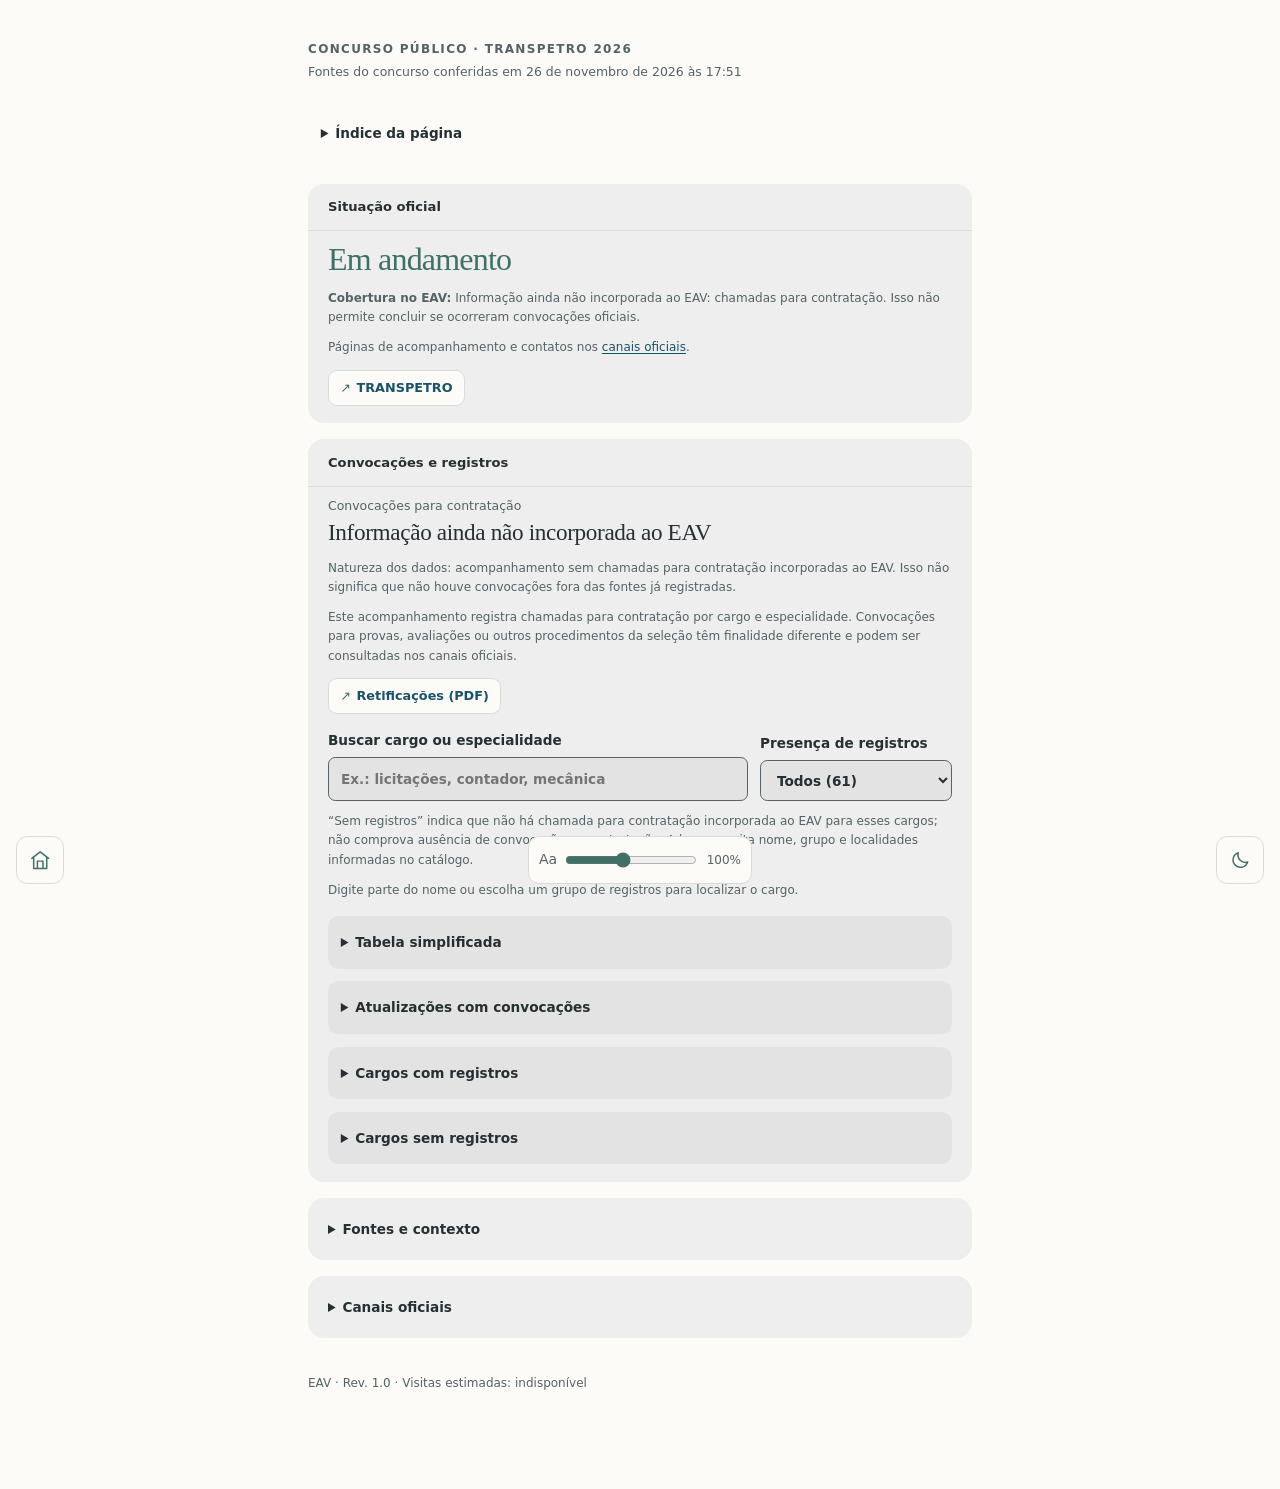
<file: concursos/transpetro/index.html>
<!doctype html>
<html lang="pt-BR">
<head>
  <meta charset="utf-8">
  <meta name="viewport" content="width=device-width, initial-scale=1">
  <title>Concurso TRANSPETRO 2026 — EAV</title>
  <link rel="canonical" href="https://eav.arguskepheus.com.br/concursos/transpetro/">
  <meta property="og:title" content="Concurso TRANSPETRO 2026 — EAV">
  <meta property="og:type" content="website">
  <meta property="og:url" content="https://eav.arguskepheus.com.br/concursos/transpetro/">
  <meta property="og:site_name" content="EAV — Estado Atual Verificável">
  <meta property="og:locale" content="pt_BR">
  <meta property="og:description" content="Concurso TRANSPETRO 2026: acompanhamento de convocações para contratação por cargo e especialidade, com fontes oficiais.">
  <meta property="og:image" content="https://eav.arguskepheus.com.br/assets/eav-share-v2.png">
  <meta property="og:image:secure_url" content="https://eav.arguskepheus.com.br/assets/eav-share-v2.png">
  <meta property="og:image:type" content="image/png">
  <meta property="og:image:width" content="1200">
  <meta property="og:image:height" content="630">
  <meta property="og:image:alt" content="Disquete de 3,5 polegadas em cinza-escuro, com obturador metálico e monograma AK.">
  <meta name="description" content="Concurso TRANSPETRO 2026: acompanhamento de convocações para contratação por cargo e especialidade, com fontes oficiais.">
  <meta name="twitter:card" content="summary_large_image">
  <meta name="twitter:title" content="Concurso TRANSPETRO 2026 — EAV">
  <meta name="twitter:description" content="Concurso TRANSPETRO 2026: acompanhamento de convocações para contratação por cargo e especialidade, com fontes oficiais.">
  <meta name="twitter:image" content="https://eav.arguskepheus.com.br/assets/eav-share-v2.png">
  <meta name="twitter:image:alt" content="Disquete de 3,5 polegadas em cinza-escuro, com obturador metálico e monograma AK.">
  
  <link rel="stylesheet" href="/assets/site.css">
  <link rel="icon" href="/favicon.ico" type="image/x-icon" sizes="16x16 32x32 48x48">
  <link rel="icon" href="/assets/favicon-v1.png" type="image/png" sizes="32x32">
  <script src="/assets/page-controls.js" defer></script>
  <script src="/assets/metrics.js?v=5" defer></script>
</head>
<body>
  <main>
    
    <article class="reading-sections">
    <header class="case-heading">
      <h1>Concurso público · TRANSPETRO 2026</h1>
      <p class="verification">Fontes do concurso conferidas em <time datetime="2026-11-26T20:51:16.359Z" title="Horário de Brasília">26 de novembro de 2026 às 17:51</time></p>
    </header>
    <details class="page-navigation"><summary>Índice da página</summary><nav aria-label="Seções do acompanhamento"><ul><li><a href="#entity-section-status">Situação oficial</a></li><li data-search-navigation hidden><a href="#entity-section-search">Buscar cargo ou especialidade</a></li><li><a href="#entity-section-table">Tabela simplificada</a></li><li><a href="#entity-section-history">Atualizações com convocações</a></li><li><a href="#entity-section-recorded">Cargos com registros</a></li><li><a href="#entity-section-unrecorded">Cargos sem registros</a></li><li><a href="#entity-section-sources">Fontes e contexto</a></li><li><a href="#entity-section-channels">Canais oficiais</a></li></ul></nav></details>
    <section class="current-summary">
      <h2 id="entity-section-status" data-section-target>Situação oficial</h2>
      <p class="status-value">Em andamento</p>
      
      <p class="context-note" data-coverage-summary><strong>Cobertura no EAV:</strong> Informação ainda não incorporada ao EAV: chamadas para contratação. Isso não permite concluir se ocorreram convocações oficiais.</p>
      <p class="context-note">Páginas de acompanhamento e contatos nos <a href="#entity-section-channels">canais oficiais</a>.</p>
      <p class="source-links"><a class="source-link" href="https://transpetro.com.br/transpetro-institucional/transpetro-informa-alteracoes-em-cronograma-de-processos-seletivos-publicos.htm" target="_blank" rel="noopener noreferrer" aria-label="TRANSPETRO: Transpetro informa alterações em cronograma de processos seletivos públicos (abre em nova janela)" title="Transpetro informa alterações em cronograma de processos seletivos públicos"><span aria-hidden="true">↗</span>TRANSPETRO</a></p>
    </section>
    
    <section class="snapshot-summary" data-record-kind="pending">
      <h2>Convocações e registros</h2>
      <p class="value-label">Convocações para contratação</p>
      <p class="snapshot-date">Informação ainda não incorporada ao EAV</p>
      <p class="context-note" data-record-scope="pending">Natureza dos dados: acompanhamento sem chamadas para contratação incorporadas ao EAV. Isso não significa que não houve convocações fora das fontes já registradas.</p>
      <p class="context-note">Este acompanhamento registra chamadas para contratação por cargo e especialidade. Convocações para provas, avaliações ou outros procedimentos da seleção têm finalidade diferente e podem ser consultadas nos canais oficiais.</p>
      <p class="source-links"><a class="source-link" href="https://transpetro.com.br/lumis/portal/file/fileDownload.jsp?fileId=4028908C9E22CAA601A1D643230F34FA" target="_blank" rel="noopener noreferrer" aria-label="Retificações (PDF): DOU de 10/11/2026 — retificações dos quatro editais TRANSPETRO (abre em nova janela)" title="DOU de 10/11/2026 — retificações dos quatro editais TRANSPETRO"><span aria-hidden="true">↗</span>Retificações (PDF)</a></p>
      <div class="occupation-search" role="search" aria-label="Busca no catálogo do concurso" id="entity-section-search" data-section-target hidden>
        <div class="occupation-search-controls">
          <label>Buscar cargo ou especialidade <input class="occupation-search-input" type="search" autocomplete="off" placeholder="Ex.: licitações, contador, mecânica"></label>
          <label>Presença de registros <select class="occupation-search-filter"><option value="all">Todos (61)</option><option value="recorded">Com registros (0)</option><option value="unrecorded">Sem registros (61)</option></select></label>
        </div>
        <p class="context-note">“Sem registros” indica que não há chamada para contratação incorporada ao EAV para esses cargos; não comprova ausência de convocação ou contratação. A busca aceita nome, grupo e localidades informadas no catálogo.</p>
        <div class="occupation-search-feedback"><p class="context-note occupation-search-status" role="status" aria-live="polite"></p><button type="button" class="occupation-search-clear" hidden>Limpar busca e filtros</button></div>
        <ul class="occupation-search-results" aria-label="Resultados da busca" hidden></ul>
        <template class="occupation-search-index"><li data-recorded="false" data-contest=""><a href="#entity-transpetro-edital-04-role-1">Administração</a><span class="search-context">Terra · Nível superior · Edital 04/2026 · Sem registros</span><span class="search-locations">Localidades informadas: Rio de Janeiro; Sul</span><span class="search-preview">Sem registros incorporados ao EAV. Isso não comprova ausência de convocação ou contratação.</span></li><li data-recorded="false" data-contest=""><a href="#entity-transpetro-edital-03-role-1">Administração e Controle</a><span class="search-context">Terra · Nível médio · Edital 03/2026 · Sem registros</span><span class="search-locations">Localidades informadas: Rio de Janeiro; São Paulo; Sul</span><span class="search-preview">Sem registros incorporados ao EAV. Isso não comprova ausência de convocação ou contratação.</span></li><li data-recorded="false" data-contest=""><a href="#entity-transpetro-edital-04-role-2">Advocacia</a><span class="search-context">Terra · Nível superior · Edital 04/2026 · Sem registros</span><span class="search-locations">Localidades informadas: Rio de Janeiro</span><span class="search-preview">Sem registros incorporados ao EAV. Isso não comprova ausência de convocação ou contratação.</span></li><li data-recorded="false" data-contest=""><a href="#entity-transpetro-edital-03-role-2">Ambiental (NM)</a><span class="search-context">Terra · Nível médio · Edital 03/2026 · Sem registros</span><span class="search-locations">Localidades informadas: Rio de Janeiro</span><span class="search-preview">Sem registros incorporados ao EAV. Isso não comprova ausência de convocação ou contratação.</span></li><li data-recorded="false" data-contest=""><a href="#entity-transpetro-edital-04-role-3">Análise Ambiental</a><span class="search-context">Terra · Nível superior · Edital 04/2026 · Sem registros</span><span class="search-locations">Localidades informadas: Rio de Janeiro</span><span class="search-preview">Sem registros incorporados ao EAV. Isso não comprova ausência de convocação ou contratação.</span></li><li data-recorded="false" data-contest=""><a href="#entity-transpetro-edital-04-role-4">Análise de Sistemas - Infraestrutura</a><span class="search-context">Terra · Nível superior · Edital 04/2026 · Sem registros</span><span class="search-locations">Localidades informadas: Rio de Janeiro</span><span class="search-preview">Sem registros incorporados ao EAV. Isso não comprova ausência de convocação ou contratação.</span></li><li data-recorded="false" data-contest=""><a href="#entity-transpetro-edital-04-role-5">Análise de Sistemas - Processos de Negócios</a><span class="search-context">Terra · Nível superior · Edital 04/2026 · Sem registros</span><span class="search-locations">Localidades informadas: Rio de Janeiro</span><span class="search-preview">Sem registros incorporados ao EAV. Isso não comprova ausência de convocação ou contratação.</span></li><li data-recorded="false" data-contest=""><a href="#entity-transpetro-edital-04-role-6">Análise de Sistemas - SAP</a><span class="search-context">Terra · Nível superior · Edital 04/2026 · Sem registros</span><span class="search-locations">Localidades informadas: Rio de Janeiro</span><span class="search-preview">Sem registros incorporados ao EAV. Isso não comprova ausência de convocação ou contratação.</span></li><li data-recorded="false" data-contest=""><a href="#entity-transpetro-edital-04-role-7">Análise de Sistemas - Segurança Cibernética e da Informação</a><span class="search-context">Terra · Nível superior · Edital 04/2026 · Sem registros</span><span class="search-locations">Localidades informadas: Rio de Janeiro</span><span class="search-preview">Sem registros incorporados ao EAV. Isso não comprova ausência de convocação ou contratação.</span></li><li data-recorded="false" data-contest=""><a href="#entity-transpetro-edital-01-role-1">Auxiliar de Saúde (ASA)</a><span class="search-context">Mar · Edital 01/2026 · Sem registros</span><span class="search-locations">Localidades informadas: Nacional</span><span class="search-preview">Sem registros incorporados ao EAV. Isso não comprova ausência de convocação ou contratação.</span></li><li data-recorded="false" data-contest=""><a href="#entity-transpetro-edital-04-role-8">Ciência de Dados</a><span class="search-context">Terra · Nível superior · Edital 04/2026 · Sem registros</span><span class="search-locations">Localidades informadas: Rio de Janeiro</span><span class="search-preview">Sem registros incorporados ao EAV. Isso não comprova ausência de convocação ou contratação.</span></li><li data-recorded="false" data-contest=""><a href="#entity-transpetro-edital-04-role-9">Comercialização e Logística - Comércio e Suprimentos</a><span class="search-context">Terra · Nível superior · Edital 04/2026 · Sem registros</span><span class="search-locations">Localidades informadas: Rio de Janeiro</span><span class="search-preview">Sem registros incorporados ao EAV. Isso não comprova ausência de convocação ou contratação.</span></li><li data-recorded="false" data-contest=""><a href="#entity-transpetro-edital-04-role-10">Comercialização e Logística - Transporte Marítimo</a><span class="search-context">Terra · Nível superior · Edital 04/2026 · Sem registros</span><span class="search-locations">Localidades informadas: Rio de Janeiro</span><span class="search-preview">Sem registros incorporados ao EAV. Isso não comprova ausência de convocação ou contratação.</span></li><li data-recorded="false" data-contest=""><a href="#entity-transpetro-edital-04-role-11">Comunicação Social - Jornalismo</a><span class="search-context">Terra · Nível superior · Edital 04/2026 · Sem registros</span><span class="search-locations">Localidades informadas: Rio de Janeiro</span><span class="search-preview">Sem registros incorporados ao EAV. Isso não comprova ausência de convocação ou contratação.</span></li><li data-recorded="false" data-contest=""><a href="#entity-transpetro-edital-04-role-12">Comunicação Social - Relações Públicas</a><span class="search-context">Terra · Nível superior · Edital 04/2026 · Sem registros</span><span class="search-locations">Localidades informadas: Rio de Janeiro; Sul</span><span class="search-preview">Sem registros incorporados ao EAV. Isso não comprova ausência de convocação ou contratação.</span></li><li data-recorded="false" data-contest=""><a href="#entity-transpetro-edital-01-role-2">Condutor Bombeador (CDM/BBD)</a><span class="search-context">Mar · Edital 01/2026 · Sem registros</span><span class="search-locations">Localidades informadas: Nacional</span><span class="search-preview">Sem registros incorporados ao EAV. Isso não comprova ausência de convocação ou contratação.</span></li><li data-recorded="false" data-contest=""><a href="#entity-transpetro-edital-01-role-3">Condutor Mecânico (CDM/MEC)</a><span class="search-context">Mar · Edital 01/2026 · Sem registros</span><span class="search-locations">Localidades informadas: Nacional</span><span class="search-preview">Sem registros incorporados ao EAV. Isso não comprova ausência de convocação ou contratação.</span></li><li data-recorded="false" data-contest=""><a href="#entity-transpetro-edital-03-role-3">Contabilidade (NM)</a><span class="search-context">Terra · Nível médio · Edital 03/2026 · Sem registros</span><span class="search-locations">Localidades informadas: Rio de Janeiro</span><span class="search-preview">Sem registros incorporados ao EAV. Isso não comprova ausência de convocação ou contratação.</span></li><li data-recorded="false" data-contest=""><a href="#entity-transpetro-edital-04-role-13">Contabilidade (NS)</a><span class="search-context">Terra · Nível superior · Edital 04/2026 · Sem registros</span><span class="search-locations">Localidades informadas: Rio de Janeiro</span><span class="search-preview">Sem registros incorporados ao EAV. Isso não comprova ausência de convocação ou contratação.</span></li><li data-recorded="false" data-contest=""><a href="#entity-transpetro-edital-01-role-4">Cozinheiro (CZA)</a><span class="search-context">Mar · Edital 01/2026 · Sem registros</span><span class="search-locations">Localidades informadas: Nacional</span><span class="search-preview">Sem registros incorporados ao EAV. Isso não comprova ausência de convocação ou contratação.</span></li><li data-recorded="false" data-contest=""><a href="#entity-transpetro-edital-03-role-4">Dutos e Terminais</a><span class="search-context">Terra · Nível médio · Edital 03/2026 · Sem registros</span><span class="search-locations">Localidades informadas: Norte e Nordeste; Rio de Janeiro; São Paulo; Sul</span><span class="search-preview">Sem registros incorporados ao EAV. Isso não comprova ausência de convocação ou contratação.</span></li><li data-recorded="false" data-contest=""><a href="#entity-transpetro-edital-01-role-5">Eletricista (ELT)</a><span class="search-context">Mar · Edital 01/2026 · Sem registros</span><span class="search-locations">Localidades informadas: Nacional</span><span class="search-preview">Sem registros incorporados ao EAV. Isso não comprova ausência de convocação ou contratação.</span></li><li data-recorded="false" data-contest=""><a href="#entity-transpetro-edital-04-role-14">Enfermagem do Trabalho</a><span class="search-context">Terra · Nível superior · Edital 04/2026 · Sem registros</span><span class="search-locations">Localidades informadas: Rio de Janeiro</span><span class="search-preview">Sem registros incorporados ao EAV. Isso não comprova ausência de convocação ou contratação.</span></li><li data-recorded="false" data-contest=""><a href="#entity-transpetro-edital-03-role-5">Enfermagem do Trabalho (NM)</a><span class="search-context">Terra · Nível médio · Edital 03/2026 · Sem registros</span><span class="search-locations">Localidades informadas: Rio de Janeiro</span><span class="search-preview">Sem registros incorporados ao EAV. Isso não comprova ausência de convocação ou contratação.</span></li><li data-recorded="false" data-contest=""><a href="#entity-transpetro-edital-04-role-15">Engenharia Ambiental</a><span class="search-context">Terra · Nível superior · Edital 04/2026 · Sem registros</span><span class="search-locations">Localidades informadas: Rio de Janeiro</span><span class="search-preview">Sem registros incorporados ao EAV. Isso não comprova ausência de convocação ou contratação.</span></li><li data-recorded="false" data-contest=""><a href="#entity-transpetro-edital-04-role-16">Engenharia Civil</a><span class="search-context">Terra · Nível superior · Edital 04/2026 · Sem registros</span><span class="search-locations">Localidades informadas: Rio de Janeiro; São Paulo; Sul</span><span class="search-preview">Sem registros incorporados ao EAV. Isso não comprova ausência de convocação ou contratação.</span></li><li data-recorded="false" data-contest=""><a href="#entity-transpetro-edital-04-role-17">Engenharia de Automação</a><span class="search-context">Terra · Nível superior · Edital 04/2026 · Sem registros</span><span class="search-locations">Localidades informadas: Rio de Janeiro</span><span class="search-preview">Sem registros incorporados ao EAV. Isso não comprova ausência de convocação ou contratação.</span></li><li data-recorded="false" data-contest=""><a href="#entity-transpetro-edital-04-role-18">Engenharia de Inspeção</a><span class="search-context">Terra · Nível superior · Edital 04/2026 · Sem registros</span><span class="search-locations">Localidades informadas: Rio de Janeiro</span><span class="search-preview">Sem registros incorporados ao EAV. Isso não comprova ausência de convocação ou contratação.</span></li><li data-recorded="false" data-contest=""><a href="#entity-transpetro-edital-04-role-19">Engenharia de Produção</a><span class="search-context">Terra · Nível superior · Edital 04/2026 · Sem registros</span><span class="search-locations">Localidades informadas: Rio de Janeiro; São Paulo</span><span class="search-preview">Sem registros incorporados ao EAV. Isso não comprova ausência de convocação ou contratação.</span></li><li data-recorded="false" data-contest=""><a href="#entity-transpetro-edital-04-role-20">Engenharia de Segurança de Processo</a><span class="search-context">Terra · Nível superior · Edital 04/2026 · Sem registros</span><span class="search-locations">Localidades informadas: Rio de Janeiro</span><span class="search-preview">Sem registros incorporados ao EAV. Isso não comprova ausência de convocação ou contratação.</span></li><li data-recorded="false" data-contest=""><a href="#entity-transpetro-edital-04-role-21">Engenharia de Segurança do Trabalho</a><span class="search-context">Terra · Nível superior · Edital 04/2026 · Sem registros</span><span class="search-locations">Localidades informadas: Norte e Nordeste; Rio de Janeiro</span><span class="search-preview">Sem registros incorporados ao EAV. Isso não comprova ausência de convocação ou contratação.</span></li><li data-recorded="false" data-contest=""><a href="#entity-transpetro-edital-04-role-22">Engenharia de Telecomunicações</a><span class="search-context">Terra · Nível superior · Edital 04/2026 · Sem registros</span><span class="search-locations">Localidades informadas: Rio de Janeiro</span><span class="search-preview">Sem registros incorporados ao EAV. Isso não comprova ausência de convocação ou contratação.</span></li><li data-recorded="false" data-contest=""><a href="#entity-transpetro-edital-04-role-23">Engenharia Elétrica</a><span class="search-context">Terra · Nível superior · Edital 04/2026 · Sem registros</span><span class="search-locations">Localidades informadas: Rio de Janeiro; São Paulo</span><span class="search-preview">Sem registros incorporados ao EAV. Isso não comprova ausência de convocação ou contratação.</span></li><li data-recorded="false" data-contest=""><a href="#entity-transpetro-edital-04-role-24">Engenharia Geotécnica</a><span class="search-context">Terra · Nível superior · Edital 04/2026 · Sem registros</span><span class="search-locations">Localidades informadas: Rio de Janeiro; São Paulo</span><span class="search-preview">Sem registros incorporados ao EAV. Isso não comprova ausência de convocação ou contratação.</span></li><li data-recorded="false" data-contest=""><a href="#entity-transpetro-edital-04-role-25">Engenharia Mecânica</a><span class="search-context">Terra · Nível superior · Edital 04/2026 · Sem registros</span><span class="search-locations">Localidades informadas: Norte e Nordeste; Rio de Janeiro; São Paulo; Sul</span><span class="search-preview">Sem registros incorporados ao EAV. Isso não comprova ausência de convocação ou contratação.</span></li><li data-recorded="false" data-contest=""><a href="#entity-transpetro-edital-04-role-26">Engenharia Naval</a><span class="search-context">Terra · Nível superior · Edital 04/2026 · Sem registros</span><span class="search-locations">Localidades informadas: Rio de Janeiro</span><span class="search-preview">Sem registros incorporados ao EAV. Isso não comprova ausência de convocação ou contratação.</span></li><li data-recorded="false" data-contest=""><a href="#entity-transpetro-edital-04-role-27">Engenharia Química</a><span class="search-context">Terra · Nível superior · Edital 04/2026 · Sem registros</span><span class="search-locations">Localidades informadas: Rio de Janeiro</span><span class="search-preview">Sem registros incorporados ao EAV. Isso não comprova ausência de convocação ou contratação.</span></li><li data-recorded="false" data-contest=""><a href="#entity-transpetro-edital-03-role-6">Faixa de Dutos</a><span class="search-context">Terra · Nível médio · Edital 03/2026 · Sem registros</span><span class="search-locations">Localidades informadas: Rio de Janeiro</span><span class="search-preview">Sem registros incorporados ao EAV. Isso não comprova ausência de convocação ou contratação.</span></li><li data-recorded="false" data-contest=""><a href="#entity-transpetro-edital-03-role-7">Inspeção de Equipamentos e Instalações</a><span class="search-context">Terra · Nível médio · Edital 03/2026 · Sem registros</span><span class="search-locations">Localidades informadas: Norte e Nordeste; Rio de Janeiro; São Paulo</span><span class="search-preview">Sem registros incorporados ao EAV. Isso não comprova ausência de convocação ou contratação.</span></li><li data-recorded="false" data-contest=""><a href="#entity-transpetro-edital-03-role-8">Manutenção - Elétrica</a><span class="search-context">Terra · Nível médio · Edital 03/2026 · Sem registros</span><span class="search-locations">Localidades informadas: Norte e Nordeste; Rio de Janeiro; São Paulo</span><span class="search-preview">Sem registros incorporados ao EAV. Isso não comprova ausência de convocação ou contratação.</span></li><li data-recorded="false" data-contest=""><a href="#entity-transpetro-edital-03-role-9">Manutenção - Eletrônica</a><span class="search-context">Terra · Nível médio · Edital 03/2026 · Sem registros</span><span class="search-locations">Localidades informadas: Rio de Janeiro; Sul</span><span class="search-preview">Sem registros incorporados ao EAV. Isso não comprova ausência de convocação ou contratação.</span></li><li data-recorded="false" data-contest=""><a href="#entity-transpetro-edital-03-role-10">Manutenção - Instrumentação</a><span class="search-context">Terra · Nível médio · Edital 03/2026 · Sem registros</span><span class="search-locations">Localidades informadas: Norte e Nordeste; Rio de Janeiro; Sul</span><span class="search-preview">Sem registros incorporados ao EAV. Isso não comprova ausência de convocação ou contratação.</span></li><li data-recorded="false" data-contest=""><a href="#entity-transpetro-edital-03-role-11">Manutenção - Mecânica</a><span class="search-context">Terra · Nível médio · Edital 03/2026 · Sem registros</span><span class="search-locations">Localidades informadas: Norte e Nordeste; Rio de Janeiro; São Paulo; Sul</span><span class="search-preview">Sem registros incorporados ao EAV. Isso não comprova ausência de convocação ou contratação.</span></li><li data-recorded="false" data-contest=""><a href="#entity-transpetro-edital-04-role-28">Medicina do Trabalho</a><span class="search-context">Terra · Nível superior · Edital 04/2026 · Sem registros</span><span class="search-locations">Localidades informadas: Norte e Nordeste; Rio de Janeiro; São Paulo</span><span class="search-preview">Sem registros incorporados ao EAV. Isso não comprova ausência de convocação ou contratação.</span></li><li data-recorded="false" data-contest=""><a href="#entity-transpetro-edital-01-role-6">Moço de Convés (MOC)</a><span class="search-context">Mar · Edital 01/2026 · Sem registros</span><span class="search-locations">Localidades informadas: Nacional</span><span class="search-preview">Sem registros incorporados ao EAV. Isso não comprova ausência de convocação ou contratação.</span></li><li data-recorded="false" data-contest=""><a href="#entity-transpetro-edital-01-role-7">Moço de Máquinas (MOM)</a><span class="search-context">Mar · Edital 01/2026 · Sem registros</span><span class="search-locations">Localidades informadas: Nacional</span><span class="search-preview">Sem registros incorporados ao EAV. Isso não comprova ausência de convocação ou contratação.</span></li><li data-recorded="false" data-contest=""><a href="#entity-transpetro-edital-03-role-12">Monitoramento Logístico</a><span class="search-context">Terra · Nível médio · Edital 03/2026 · Sem registros</span><span class="search-locations">Localidades informadas: Rio de Janeiro</span><span class="search-preview">Sem registros incorporados ao EAV. Isso não comprova ausência de convocação ou contratação.</span></li><li data-recorded="false" data-contest=""><a href="#entity-transpetro-edital-03-role-13">Naval</a><span class="search-context">Terra · Nível médio · Edital 03/2026 · Sem registros</span><span class="search-locations">Localidades informadas: Rio de Janeiro</span><span class="search-preview">Sem registros incorporados ao EAV. Isso não comprova ausência de convocação ou contratação.</span></li><li data-recorded="false" data-contest=""><a href="#entity-transpetro-edital-04-role-29">Nutrição</a><span class="search-context">Terra · Nível superior · Edital 04/2026 · Sem registros</span><span class="search-locations">Localidades informadas: Rio de Janeiro</span><span class="search-preview">Sem registros incorporados ao EAV. Isso não comprova ausência de convocação ou contratação.</span></li><li data-recorded="false" data-contest=""><a href="#entity-transpetro-edital-04-role-30">Odontologia</a><span class="search-context">Terra · Nível superior · Edital 04/2026 · Sem registros</span><span class="search-locations">Localidades informadas: Rio de Janeiro</span><span class="search-preview">Sem registros incorporados ao EAV. Isso não comprova ausência de convocação ou contratação.</span></li><li data-recorded="false" data-contest=""><a href="#entity-transpetro-edital-03-role-14">Projeto, Construção e Montagem - Edificações</a><span class="search-context">Terra · Nível médio · Edital 03/2026 · Sem registros</span><span class="search-locations">Localidades informadas: Rio de Janeiro</span><span class="search-preview">Sem registros incorporados ao EAV. Isso não comprova ausência de convocação ou contratação.</span></li><li data-recorded="false" data-contest=""><a href="#entity-transpetro-edital-03-role-15">Projeto, Construção e Montagem - Mecânica</a><span class="search-context">Terra · Nível médio · Edital 03/2026 · Sem registros</span><span class="search-locations">Localidades informadas: São Paulo</span><span class="search-preview">Sem registros incorporados ao EAV. Isso não comprova ausência de convocação ou contratação.</span></li><li data-recorded="false" data-contest=""><a href="#entity-transpetro-edital-04-role-31">Psicologia</a><span class="search-context">Terra · Nível superior · Edital 04/2026 · Sem registros</span><span class="search-locations">Localidades informadas: Rio de Janeiro</span><span class="search-preview">Sem registros incorporados ao EAV. Isso não comprova ausência de convocação ou contratação.</span></li><li data-recorded="false" data-contest=""><a href="#entity-transpetro-edital-04-role-32">Química</a><span class="search-context">Terra · Nível superior · Edital 04/2026 · Sem registros</span><span class="search-locations">Localidades informadas: Rio de Janeiro</span><span class="search-preview">Sem registros incorporados ao EAV. Isso não comprova ausência de convocação ou contratação.</span></li><li data-recorded="false" data-contest=""><a href="#entity-transpetro-edital-03-role-16">Química do Petróleo</a><span class="search-context">Terra · Nível médio · Edital 03/2026 · Sem registros</span><span class="search-locations">Localidades informadas: Norte e Nordeste; São Paulo</span><span class="search-preview">Sem registros incorporados ao EAV. Isso não comprova ausência de convocação ou contratação.</span></li><li data-recorded="false" data-contest=""><a href="#entity-transpetro-edital-02-role-1">Segundo Oficial de Máquinas (2OM)</a><span class="search-context">Mar · Edital 02/2026 · Sem registros</span><span class="search-locations">Localidades informadas: Nacional</span><span class="search-preview">Sem registros incorporados ao EAV. Isso não comprova ausência de convocação ou contratação.</span></li><li data-recorded="false" data-contest=""><a href="#entity-transpetro-edital-02-role-2">Segundo Oficial de Náutica (2ON)</a><span class="search-context">Mar · Edital 02/2026 · Sem registros</span><span class="search-locations">Localidades informadas: Nacional</span><span class="search-preview">Sem registros incorporados ao EAV. Isso não comprova ausência de convocação ou contratação.</span></li><li data-recorded="false" data-contest=""><a href="#entity-transpetro-edital-03-role-17">Segurança</a><span class="search-context">Terra · Nível médio · Edital 03/2026 · Sem registros</span><span class="search-locations">Localidades informadas: Rio de Janeiro; São Paulo; Sul</span><span class="search-preview">Sem registros incorporados ao EAV. Isso não comprova ausência de convocação ou contratação.</span></li><li data-recorded="false" data-contest=""><a href="#entity-transpetro-edital-04-role-33">Serviço Social</a><span class="search-context">Terra · Nível superior · Edital 04/2026 · Sem registros</span><span class="search-locations">Localidades informadas: Rio de Janeiro</span><span class="search-preview">Sem registros incorporados ao EAV. Isso não comprova ausência de convocação ou contratação.</span></li><li data-recorded="false" data-contest=""><a href="#entity-transpetro-edital-03-role-18">Suprimento de Bens e Serviços</a><span class="search-context">Terra · Nível médio · Edital 03/2026 · Sem registros</span><span class="search-locations">Localidades informadas: Rio de Janeiro</span><span class="search-preview">Sem registros incorporados ao EAV. Isso não comprova ausência de convocação ou contratação.</span></li><li data-recorded="false" data-contest=""><a href="#entity-transpetro-edital-01-role-8">Taifeiro (TAA)</a><span class="search-context">Mar · Edital 01/2026 · Sem registros</span><span class="search-locations">Localidades informadas: Nacional</span><span class="search-preview">Sem registros incorporados ao EAV. Isso não comprova ausência de convocação ou contratação.</span></li></template>
      </div>
      <details class="convocation-sample">
        <summary id="entity-section-table" data-section-target>Tabela simplificada</summary>
        <p class="context-note">Ainda não há uma tabela de convocações para contratação registrada neste acompanhamento. Quando houver uma fonte oficial incorporada ao EAV, os registros serão apresentados por cargo e especialidade, sem nomes de candidatos.</p>
      </details>
      <details class="convocation-history">
        <summary id="entity-section-history" data-section-target>Atualizações com convocações</summary>
        <p class="context-note">Ainda não há datas de atualização de chamadas para contratação registradas no EAV. O histórico será formado a partir de documentos oficiais; datas de provas e avaliações não entram neste registro.</p>
      </details>
      <details class="convocation-summary">
        <summary id="entity-section-recorded" data-section-target>Cargos com registros</summary>
        <p class="context-note">Ainda não há cargos ou especialidades com registros de chamadas para contratação neste acompanhamento.</p>
        
        
        
      </details>
      <details class="convocation-unrecorded">
        <summary id="entity-section-unrecorded" data-section-target>Cargos sem registros</summary>
        <p class="context-note">61 cargos/especialidades dos editais sem registros de chamadas para contratação no EAV, agrupados por edital e em ordem alfabética. A ausência de registros neste acompanhamento não comprova ausência de convocação ou contratação. Consulte os canais oficiais.</p>
        <p class="context-note">Agrupados por cargo ou grupo do edital, com nomes em ordem alfabética. Os números entre parênteses nos grupos contam itens do catálogo, não pessoas.</p>
        <p class="source-links"><a class="source-link" href="https://transpetro.com.br/lumis/portal/file/fileDownload.jsp?fileId=4028908C9E22CAA601A1D64646E653CC" target="_blank" rel="noopener noreferrer" aria-label="Edital 01/2026: Edital 01/2026 — consolidado com retificação de 10/11/2026 (abre em nova janela)" title="Edital 01/2026 — consolidado com retificação de 10/11/2026"><span aria-hidden="true">↗</span>Edital 01/2026</a><a class="source-link" href="https://transpetro.com.br/lumis/portal/file/fileDownload.jsp?fileId=4028908C9E22CAA601A1D64CA56D14D3" target="_blank" rel="noopener noreferrer" aria-label="Edital 02/2026: Edital 02/2026 — consolidado com retificação de 10/11/2026 (abre em nova janela)" title="Edital 02/2026 — consolidado com retificação de 10/11/2026"><span aria-hidden="true">↗</span>Edital 02/2026</a><a class="source-link" href="https://transpetro.com.br/lumis/portal/file/fileDownload.jsp?fileId=4028908C9E22CAA601A1D65B7A37649E" target="_blank" rel="noopener noreferrer" aria-label="Edital 03/2026: Edital 03/2026 — consolidado com retificação de 10/11/2026 (abre em nova janela)" title="Edital 03/2026 — consolidado com retificação de 10/11/2026"><span aria-hidden="true">↗</span>Edital 03/2026</a><a class="source-link" href="https://transpetro.com.br/lumis/portal/file/fileDownload.jsp?fileId=4028908C9E22CAA601A1D66CCFC97F95" target="_blank" rel="noopener noreferrer" aria-label="Edital 04/2026: Edital 04/2026 — consolidado com retificação de 10/11/2026 (abre em nova janela)" title="Edital 04/2026 — consolidado com retificação de 10/11/2026"><span aria-hidden="true">↗</span>Edital 04/2026</a></p>
        <details class="occupation-group"><summary>Mar · Edital 01/2026 <span class="occupation-count" aria-hidden="true" title="8 itens do catálogo">(8)</span></summary>
          <ul class="occupation-list"><li id="entity-transpetro-edital-01-role-1" class="occupation-target" data-occupation-target data-occupation="transpetro-edital-01-role-1" title="Auxiliar de Saúde (ASA)"><span class="occupation-name">Auxiliar de Saúde (ASA)</span></li><li><details class="occupation-family"><summary>Condutor <span class="occupation-count" aria-hidden="true" title="2 itens do catálogo">(2)</span></summary><ul class="occupation-specialties"><li id="entity-transpetro-edital-01-role-2" class="occupation-target" data-occupation-target data-occupation="transpetro-edital-01-role-2" title="Condutor Bombeador (CDM/BBD)"><span class="occupation-name">Bombeador (CDM/BBD)</span></li><li id="entity-transpetro-edital-01-role-3" class="occupation-target" data-occupation-target data-occupation="transpetro-edital-01-role-3" title="Condutor Mecânico (CDM/MEC)"><span class="occupation-name">Mecânico (CDM/MEC)</span></li></ul></details></li><li id="entity-transpetro-edital-01-role-4" class="occupation-target" data-occupation-target data-occupation="transpetro-edital-01-role-4" title="Cozinheiro (CZA)"><span class="occupation-name">Cozinheiro (CZA)</span></li><li id="entity-transpetro-edital-01-role-5" class="occupation-target" data-occupation-target data-occupation="transpetro-edital-01-role-5" title="Eletricista (ELT)"><span class="occupation-name">Eletricista (ELT)</span></li><li><details class="occupation-family"><summary>Moço <span class="occupation-count" aria-hidden="true" title="2 itens do catálogo">(2)</span></summary><ul class="occupation-specialties"><li id="entity-transpetro-edital-01-role-6" class="occupation-target" data-occupation-target data-occupation="transpetro-edital-01-role-6" title="Moço de Convés (MOC)"><span class="occupation-name">Convés (MOC)</span></li><li id="entity-transpetro-edital-01-role-7" class="occupation-target" data-occupation-target data-occupation="transpetro-edital-01-role-7" title="Moço de Máquinas (MOM)"><span class="occupation-name">Máquinas (MOM)</span></li></ul></details></li><li id="entity-transpetro-edital-01-role-8" class="occupation-target" data-occupation-target data-occupation="transpetro-edital-01-role-8" title="Taifeiro (TAA)"><span class="occupation-name">Taifeiro (TAA)</span></li></ul></details><details class="occupation-group"><summary>Mar · Edital 02/2026 <span class="occupation-count" aria-hidden="true" title="2 itens do catálogo">(2)</span></summary>
          <ul class="occupation-list"><li><details class="occupation-family"><summary>Segundo Oficial <span class="occupation-count" aria-hidden="true" title="2 itens do catálogo">(2)</span></summary><ul class="occupation-specialties"><li id="entity-transpetro-edital-02-role-1" class="occupation-target" data-occupation-target data-occupation="transpetro-edital-02-role-1" title="Segundo Oficial de Máquinas (2OM)"><span class="occupation-name">Máquinas (2OM)</span></li><li id="entity-transpetro-edital-02-role-2" class="occupation-target" data-occupation-target data-occupation="transpetro-edital-02-role-2" title="Segundo Oficial de Náutica (2ON)"><span class="occupation-name">Náutica (2ON)</span></li></ul></details></li></ul></details><details class="occupation-group"><summary>Terra · Nível médio · Edital 03/2026 <span class="occupation-count" aria-hidden="true" title="18 itens do catálogo">(18)</span></summary>
          <ul class="occupation-list"><li id="entity-transpetro-edital-03-role-1" class="occupation-target" data-occupation-target data-occupation="transpetro-edital-03-role-1" title="Administração e Controle"><span class="occupation-name">Administração e Controle</span></li><li id="entity-transpetro-edital-03-role-2" class="occupation-target" data-occupation-target data-occupation="transpetro-edital-03-role-2" title="Ambiental (NM)"><span class="occupation-name">Ambiental (NM)</span></li><li id="entity-transpetro-edital-03-role-3" class="occupation-target" data-occupation-target data-occupation="transpetro-edital-03-role-3" title="Contabilidade (NM)"><span class="occupation-name">Contabilidade (NM)</span></li><li id="entity-transpetro-edital-03-role-4" class="occupation-target" data-occupation-target data-occupation="transpetro-edital-03-role-4" title="Dutos e Terminais"><span class="occupation-name">Dutos e Terminais</span></li><li id="entity-transpetro-edital-03-role-5" class="occupation-target" data-occupation-target data-occupation="transpetro-edital-03-role-5" title="Enfermagem do Trabalho (NM)"><span class="occupation-name">Enfermagem do Trabalho (NM)</span></li><li id="entity-transpetro-edital-03-role-6" class="occupation-target" data-occupation-target data-occupation="transpetro-edital-03-role-6" title="Faixa de Dutos"><span class="occupation-name">Faixa de Dutos</span></li><li id="entity-transpetro-edital-03-role-7" class="occupation-target" data-occupation-target data-occupation="transpetro-edital-03-role-7" title="Inspeção de Equipamentos e Instalações"><span class="occupation-name">Inspeção de Equipamentos e Instalações</span></li><li><details class="occupation-family"><summary>Manutenção <span class="occupation-count" aria-hidden="true" title="4 itens do catálogo">(4)</span></summary><ul class="occupation-specialties"><li id="entity-transpetro-edital-03-role-8" class="occupation-target" data-occupation-target data-occupation="transpetro-edital-03-role-8" title="Manutenção - Elétrica"><span class="occupation-name">Elétrica</span></li><li id="entity-transpetro-edital-03-role-9" class="occupation-target" data-occupation-target data-occupation="transpetro-edital-03-role-9" title="Manutenção - Eletrônica"><span class="occupation-name">Eletrônica</span></li><li id="entity-transpetro-edital-03-role-10" class="occupation-target" data-occupation-target data-occupation="transpetro-edital-03-role-10" title="Manutenção - Instrumentação"><span class="occupation-name">Instrumentação</span></li><li id="entity-transpetro-edital-03-role-11" class="occupation-target" data-occupation-target data-occupation="transpetro-edital-03-role-11" title="Manutenção - Mecânica"><span class="occupation-name">Mecânica</span></li></ul></details></li><li id="entity-transpetro-edital-03-role-12" class="occupation-target" data-occupation-target data-occupation="transpetro-edital-03-role-12" title="Monitoramento Logístico"><span class="occupation-name">Monitoramento Logístico</span></li><li id="entity-transpetro-edital-03-role-13" class="occupation-target" data-occupation-target data-occupation="transpetro-edital-03-role-13" title="Naval"><span class="occupation-name">Naval</span></li><li><details class="occupation-family"><summary>Projeto, Construção e Montagem <span class="occupation-count" aria-hidden="true" title="2 itens do catálogo">(2)</span></summary><ul class="occupation-specialties"><li id="entity-transpetro-edital-03-role-14" class="occupation-target" data-occupation-target data-occupation="transpetro-edital-03-role-14" title="Projeto, Construção e Montagem - Edificações"><span class="occupation-name">Edificações</span></li><li id="entity-transpetro-edital-03-role-15" class="occupation-target" data-occupation-target data-occupation="transpetro-edital-03-role-15" title="Projeto, Construção e Montagem - Mecânica"><span class="occupation-name">Mecânica</span></li></ul></details></li><li id="entity-transpetro-edital-03-role-16" class="occupation-target" data-occupation-target data-occupation="transpetro-edital-03-role-16" title="Química do Petróleo"><span class="occupation-name">Química do Petróleo</span></li><li id="entity-transpetro-edital-03-role-17" class="occupation-target" data-occupation-target data-occupation="transpetro-edital-03-role-17" title="Segurança"><span class="occupation-name">Segurança</span></li><li id="entity-transpetro-edital-03-role-18" class="occupation-target" data-occupation-target data-occupation="transpetro-edital-03-role-18" title="Suprimento de Bens e Serviços"><span class="occupation-name">Suprimento de Bens e Serviços</span></li></ul></details><details class="occupation-group"><summary>Terra · Nível superior · Edital 04/2026 <span class="occupation-count" aria-hidden="true" title="33 itens do catálogo">(33)</span></summary>
          <ul class="occupation-list"><li id="entity-transpetro-edital-04-role-1" class="occupation-target" data-occupation-target data-occupation="transpetro-edital-04-role-1" title="Administração"><span class="occupation-name">Administração</span></li><li id="entity-transpetro-edital-04-role-2" class="occupation-target" data-occupation-target data-occupation="transpetro-edital-04-role-2" title="Advocacia"><span class="occupation-name">Advocacia</span></li><li id="entity-transpetro-edital-04-role-3" class="occupation-target" data-occupation-target data-occupation="transpetro-edital-04-role-3" title="Análise Ambiental"><span class="occupation-name">Análise Ambiental</span></li><li><details class="occupation-family"><summary>Análise de Sistemas <span class="occupation-count" aria-hidden="true" title="4 itens do catálogo">(4)</span></summary><ul class="occupation-specialties"><li id="entity-transpetro-edital-04-role-4" class="occupation-target" data-occupation-target data-occupation="transpetro-edital-04-role-4" title="Análise de Sistemas - Infraestrutura"><span class="occupation-name">Infraestrutura</span></li><li id="entity-transpetro-edital-04-role-5" class="occupation-target" data-occupation-target data-occupation="transpetro-edital-04-role-5" title="Análise de Sistemas - Processos de Negócios"><span class="occupation-name">Processos de Negócios</span></li><li id="entity-transpetro-edital-04-role-6" class="occupation-target" data-occupation-target data-occupation="transpetro-edital-04-role-6" title="Análise de Sistemas - SAP"><span class="occupation-name">SAP</span></li><li id="entity-transpetro-edital-04-role-7" class="occupation-target" data-occupation-target data-occupation="transpetro-edital-04-role-7" title="Análise de Sistemas - Segurança Cibernética e da Informação"><span class="occupation-name">Segurança Cibernética e da Informação</span></li></ul></details></li><li id="entity-transpetro-edital-04-role-8" class="occupation-target" data-occupation-target data-occupation="transpetro-edital-04-role-8" title="Ciência de Dados"><span class="occupation-name">Ciência de Dados</span></li><li><details class="occupation-family"><summary>Comercialização e Logística <span class="occupation-count" aria-hidden="true" title="2 itens do catálogo">(2)</span></summary><ul class="occupation-specialties"><li id="entity-transpetro-edital-04-role-9" class="occupation-target" data-occupation-target data-occupation="transpetro-edital-04-role-9" title="Comercialização e Logística - Comércio e Suprimentos"><span class="occupation-name">Comércio e Suprimentos</span></li><li id="entity-transpetro-edital-04-role-10" class="occupation-target" data-occupation-target data-occupation="transpetro-edital-04-role-10" title="Comercialização e Logística - Transporte Marítimo"><span class="occupation-name">Transporte Marítimo</span></li></ul></details></li><li><details class="occupation-family"><summary>Comunicação Social <span class="occupation-count" aria-hidden="true" title="2 itens do catálogo">(2)</span></summary><ul class="occupation-specialties"><li id="entity-transpetro-edital-04-role-11" class="occupation-target" data-occupation-target data-occupation="transpetro-edital-04-role-11" title="Comunicação Social - Jornalismo"><span class="occupation-name">Jornalismo</span></li><li id="entity-transpetro-edital-04-role-12" class="occupation-target" data-occupation-target data-occupation="transpetro-edital-04-role-12" title="Comunicação Social - Relações Públicas"><span class="occupation-name">Relações Públicas</span></li></ul></details></li><li id="entity-transpetro-edital-04-role-13" class="occupation-target" data-occupation-target data-occupation="transpetro-edital-04-role-13" title="Contabilidade (NS)"><span class="occupation-name">Contabilidade (NS)</span></li><li id="entity-transpetro-edital-04-role-14" class="occupation-target" data-occupation-target data-occupation="transpetro-edital-04-role-14" title="Enfermagem do Trabalho"><span class="occupation-name">Enfermagem do Trabalho</span></li><li><details class="occupation-family"><summary>Engenharia <span class="occupation-count" aria-hidden="true" title="13 itens do catálogo">(13)</span></summary><ul class="occupation-specialties"><li id="entity-transpetro-edital-04-role-15" class="occupation-target" data-occupation-target data-occupation="transpetro-edital-04-role-15" title="Engenharia Ambiental"><span class="occupation-name">Ambiental</span></li><li id="entity-transpetro-edital-04-role-17" class="occupation-target" data-occupation-target data-occupation="transpetro-edital-04-role-17" title="Engenharia de Automação"><span class="occupation-name">Automação</span></li><li id="entity-transpetro-edital-04-role-16" class="occupation-target" data-occupation-target data-occupation="transpetro-edital-04-role-16" title="Engenharia Civil"><span class="occupation-name">Civil</span></li><li id="entity-transpetro-edital-04-role-23" class="occupation-target" data-occupation-target data-occupation="transpetro-edital-04-role-23" title="Engenharia Elétrica"><span class="occupation-name">Elétrica</span></li><li id="entity-transpetro-edital-04-role-24" class="occupation-target" data-occupation-target data-occupation="transpetro-edital-04-role-24" title="Engenharia Geotécnica"><span class="occupation-name">Geotécnica</span></li><li id="entity-transpetro-edital-04-role-18" class="occupation-target" data-occupation-target data-occupation="transpetro-edital-04-role-18" title="Engenharia de Inspeção"><span class="occupation-name">Inspeção</span></li><li id="entity-transpetro-edital-04-role-25" class="occupation-target" data-occupation-target data-occupation="transpetro-edital-04-role-25" title="Engenharia Mecânica"><span class="occupation-name">Mecânica</span></li><li id="entity-transpetro-edital-04-role-26" class="occupation-target" data-occupation-target data-occupation="transpetro-edital-04-role-26" title="Engenharia Naval"><span class="occupation-name">Naval</span></li><li id="entity-transpetro-edital-04-role-19" class="occupation-target" data-occupation-target data-occupation="transpetro-edital-04-role-19" title="Engenharia de Produção"><span class="occupation-name">Produção</span></li><li id="entity-transpetro-edital-04-role-27" class="occupation-target" data-occupation-target data-occupation="transpetro-edital-04-role-27" title="Engenharia Química"><span class="occupation-name">Química</span></li><li id="entity-transpetro-edital-04-role-20" class="occupation-target" data-occupation-target data-occupation="transpetro-edital-04-role-20" title="Engenharia de Segurança de Processo"><span class="occupation-name">Segurança de Processo</span></li><li id="entity-transpetro-edital-04-role-21" class="occupation-target" data-occupation-target data-occupation="transpetro-edital-04-role-21" title="Engenharia de Segurança do Trabalho"><span class="occupation-name">Segurança do Trabalho</span></li><li id="entity-transpetro-edital-04-role-22" class="occupation-target" data-occupation-target data-occupation="transpetro-edital-04-role-22" title="Engenharia de Telecomunicações"><span class="occupation-name">Telecomunicações</span></li></ul></details></li><li id="entity-transpetro-edital-04-role-28" class="occupation-target" data-occupation-target data-occupation="transpetro-edital-04-role-28" title="Medicina do Trabalho"><span class="occupation-name">Medicina do Trabalho</span></li><li id="entity-transpetro-edital-04-role-29" class="occupation-target" data-occupation-target data-occupation="transpetro-edital-04-role-29" title="Nutrição"><span class="occupation-name">Nutrição</span></li><li id="entity-transpetro-edital-04-role-30" class="occupation-target" data-occupation-target data-occupation="transpetro-edital-04-role-30" title="Odontologia"><span class="occupation-name">Odontologia</span></li><li id="entity-transpetro-edital-04-role-31" class="occupation-target" data-occupation-target data-occupation="transpetro-edital-04-role-31" title="Psicologia"><span class="occupation-name">Psicologia</span></li><li id="entity-transpetro-edital-04-role-32" class="occupation-target" data-occupation-target data-occupation="transpetro-edital-04-role-32" title="Química"><span class="occupation-name">Química</span></li><li id="entity-transpetro-edital-04-role-33" class="occupation-target" data-occupation-target data-occupation="transpetro-edital-04-role-33" title="Serviço Social"><span class="occupation-name">Serviço Social</span></li></ul></details>
      </details>
    </section>
    <details class="more-information">
      <summary id="entity-section-sources" data-section-target>Fontes e contexto</summary>
      <p class="context-note">Os cargos e especialidades seguem os quadros dos editais consultados. Editais, cronogramas, resultados de provas e orientações individuais devem ser conferidos nos canais oficiais.</p>
      <p class="source-links"><a class="source-link" href="https://transpetro.com.br/lumis/portal/file/fileDownload.jsp?fileId=4028908C9E22CAA601A1D64646E653CC" target="_blank" rel="noopener noreferrer" aria-label="Edital 01/2026: Edital 01/2026 — consolidado com retificação de 10/11/2026 (abre em nova janela)" title="Edital 01/2026 — consolidado com retificação de 10/11/2026"><span aria-hidden="true">↗</span>Edital 01/2026</a><a class="source-link" href="https://transpetro.com.br/lumis/portal/file/fileDownload.jsp?fileId=4028908C9E22CAA601A1D64CA56D14D3" target="_blank" rel="noopener noreferrer" aria-label="Edital 02/2026: Edital 02/2026 — consolidado com retificação de 10/11/2026 (abre em nova janela)" title="Edital 02/2026 — consolidado com retificação de 10/11/2026"><span aria-hidden="true">↗</span>Edital 02/2026</a><a class="source-link" href="https://transpetro.com.br/lumis/portal/file/fileDownload.jsp?fileId=4028908C9E22CAA601A1D65B7A37649E" target="_blank" rel="noopener noreferrer" aria-label="Edital 03/2026: Edital 03/2026 — consolidado com retificação de 10/11/2026 (abre em nova janela)" title="Edital 03/2026 — consolidado com retificação de 10/11/2026"><span aria-hidden="true">↗</span>Edital 03/2026</a><a class="source-link" href="https://transpetro.com.br/lumis/portal/file/fileDownload.jsp?fileId=4028908C9E22CAA601A1D66CCFC97F95" target="_blank" rel="noopener noreferrer" aria-label="Edital 04/2026: Edital 04/2026 — consolidado com retificação de 10/11/2026 (abre em nova janela)" title="Edital 04/2026 — consolidado com retificação de 10/11/2026"><span aria-hidden="true">↗</span>Edital 04/2026</a><a class="source-link" href="https://transpetro.com.br/lumis/portal/file/fileDownload.jsp?fileId=4028908C9E22CAA601A1D643230F34FA" target="_blank" rel="noopener noreferrer" aria-label="Retificações (PDF): DOU de 10/11/2026 — retificações dos quatro editais TRANSPETRO (abre em nova janela)" title="DOU de 10/11/2026 — retificações dos quatro editais TRANSPETRO"><span aria-hidden="true">↗</span>Retificações (PDF)</a></p>
    </details>
    <details class="more-information official-channels">
      <summary id="entity-section-channels" data-section-target>Canais oficiais</summary>
      <dl class="channel-list">
        <div><dt>TRANSPETRO · Terra</dt><dd><a id="entity-channel-source-transpetro-land-2026" data-section-target href="https://transpetro.com.br/transpetro-institucional/quem-somos/carreiras/concursos/quadro-de-terra.htm" title="Quadro de Terra">Página do concurso</a></dd></div>
        <div><dt>TRANSPETRO · Mar</dt><dd><a id="entity-channel-source-transpetro-sea-2026" data-section-target href="https://transpetro.com.br/transpetro-institucional/quem-somos/carreiras/concursos/quadro-de-mar.htm" title="Quadro de Mar">Página do concurso</a></dd></div>
        <div><dt>Fundação Cesgranrio</dt><dd><a id="entity-channel-source-cesgranrio-transpetro-2026" data-section-target href="https://www.cesgranrio.org.br/concurso/transpetro-2026/" title="Concurso Transpetro 2026">Página do concurso</a><a href="mailto:concursos@cesgranrio.org.br">concursos@cesgranrio.org.br</a><ul class="channel-phones"><li><a href="tel:+558007012028">0800 701 2028</a></li></ul><p class="provenance-note">Fonte dos contatos: <a id="entity-channel-source-transpetro-edital-03-2026" data-section-target href="https://transpetro.com.br/lumis/portal/file/fileDownload.jsp?fileId=4028908C9E22CAA601A0C41A2BBC20A3" title="Edital 03/2026 — Terra — nível médio — versão retificada">Edital 03/2026</a>.</p></dd></div>
      </dl>
    </details>
  </article>
    <footer class="site-footer">EAV · Rev. 1.0 · Visitas estimadas: <span data-eav-visits="transpetro-2026" role="status" aria-live="polite" aria-label="Visitas estimadas desta página" title="Estimativa por identificador desta página a cada 24 horas; não representa pessoas únicas.">indisponível</span></footer>
  </main>
  <nav class="page-controls" aria-label="Controles da página">
    <a class="floating-control control-home" href="/" aria-label="Página inicial" title="Página inicial"><svg class="control-icon icon-home" viewBox="0 0 24 24" fill="none" stroke="currentColor" stroke-width="1.6" stroke-linecap="round" stroke-linejoin="round" aria-hidden="true" focusable="false"><path d="m3 10 9-7 9 7M5 9v12h14V9M9 21v-8h6v8"/></svg></a>
    <div class="font-size-control" id="font-size-control" hidden>
      <label for="page-font-size" title="Tamanho da letra">Aa</label>
      <input id="page-font-size" type="range" min="25" max="200" step="1" value="100" aria-label="Tamanho da letra" aria-valuetext="100%">
      <output id="font-size-value" for="page-font-size">100%</output>
    </div>
    <div class="controls-right">
      <button class="floating-control control-top" type="button" id="page-top" aria-label="Voltar ao topo" title="Voltar ao topo" hidden><svg class="control-icon icon-top" viewBox="0 0 24 24" fill="none" stroke="currentColor" stroke-width="1.6" stroke-linecap="round" stroke-linejoin="round" aria-hidden="true" focusable="false"><path d="m6 11 6-6 6 6M12 5v15"/></svg></button>
      <button class="floating-control control-theme" type="button" id="page-theme" aria-label="Ativar modo escuro" title="Ativar modo escuro" hidden><svg class="control-icon icon-moon" viewBox="0 0 24 24" fill="none" stroke="currentColor" stroke-width="1.6" stroke-linecap="round" stroke-linejoin="round" aria-hidden="true" focusable="false"><path d="M20 14a8 8 0 0 1-10-10 8 8 0 1 0 10 10Z"/></svg><svg class="control-icon icon-sun" viewBox="0 0 24 24" fill="none" stroke="currentColor" stroke-width="1.6" stroke-linecap="round" stroke-linejoin="round" aria-hidden="true" focusable="false"><circle cx="12" cy="12" r="4"/><path d="M12 2v2m0 16v2M2 12h2m16 0h2M5 5l1.5 1.5m11 11L19 19M5 19l1.5-1.5m11-11L19 5"/></svg></button>
    </div>
  </nav>
</body>
</html>
</file>
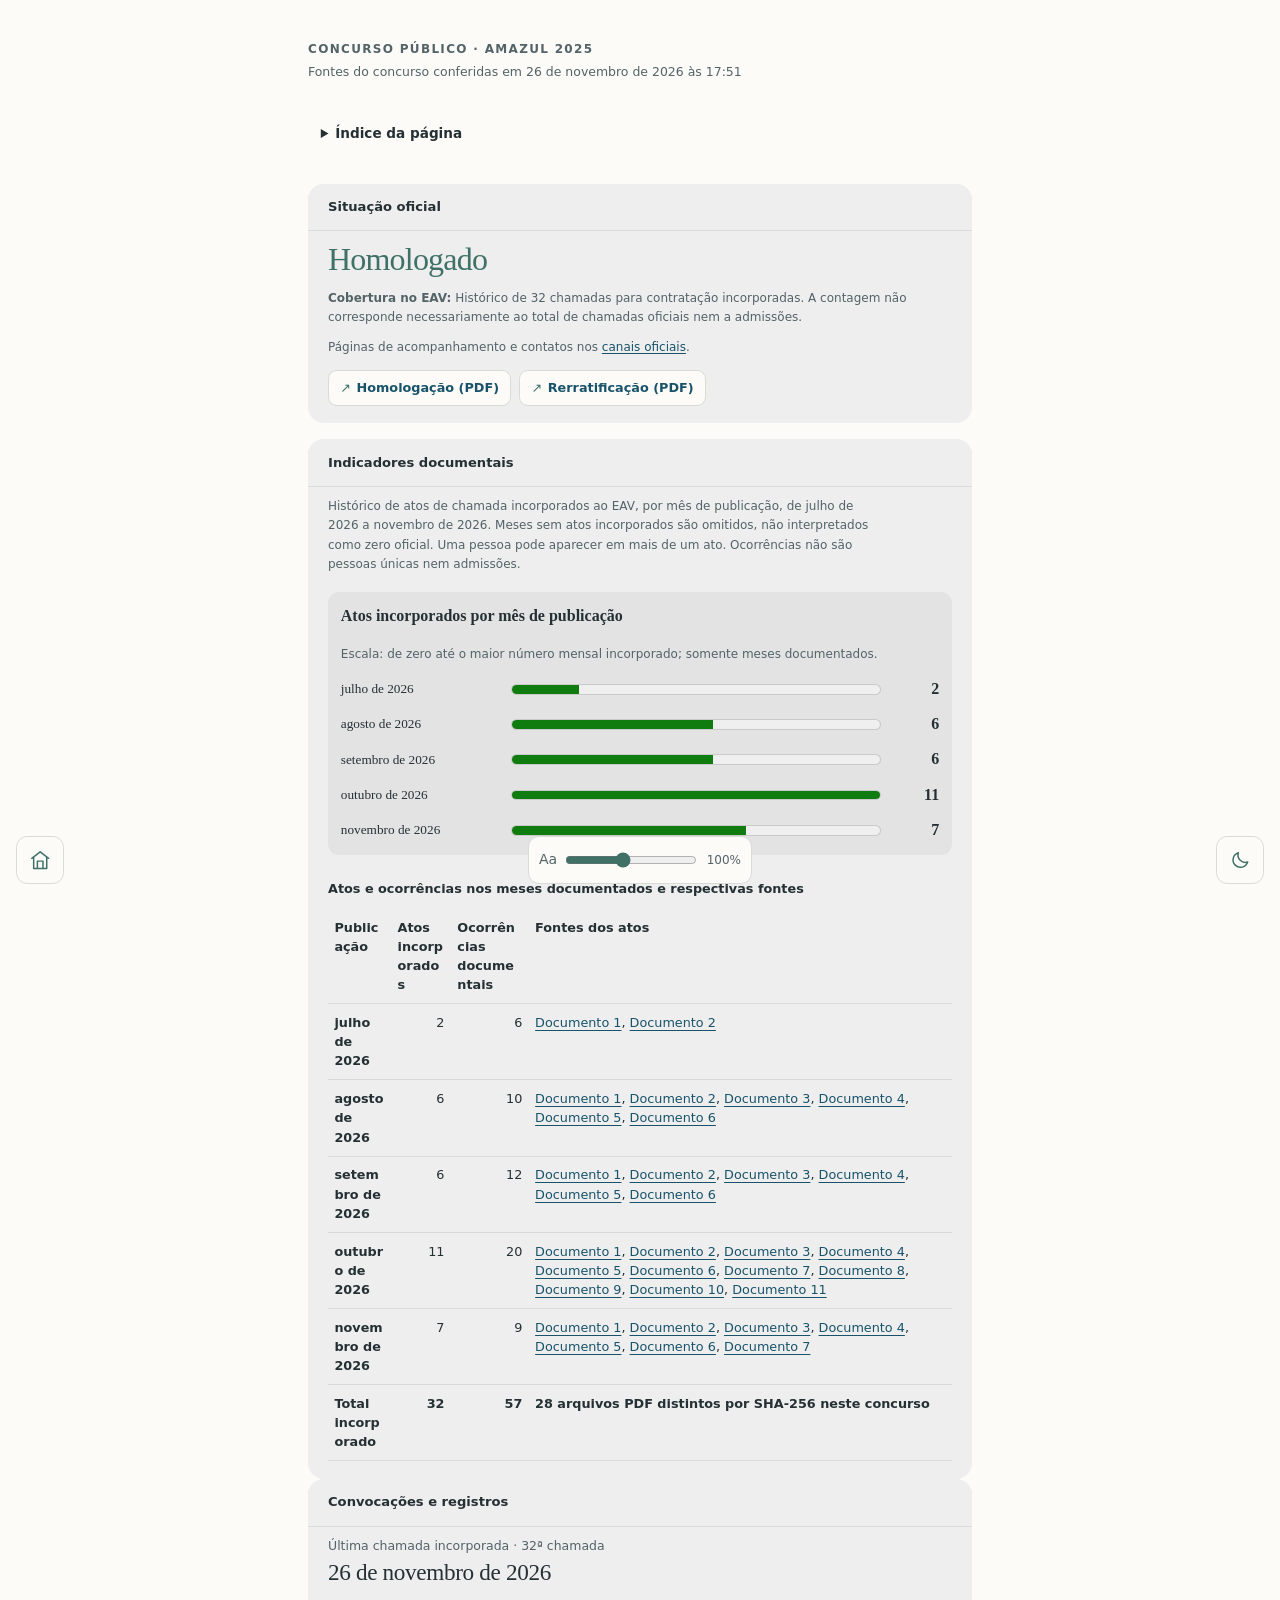
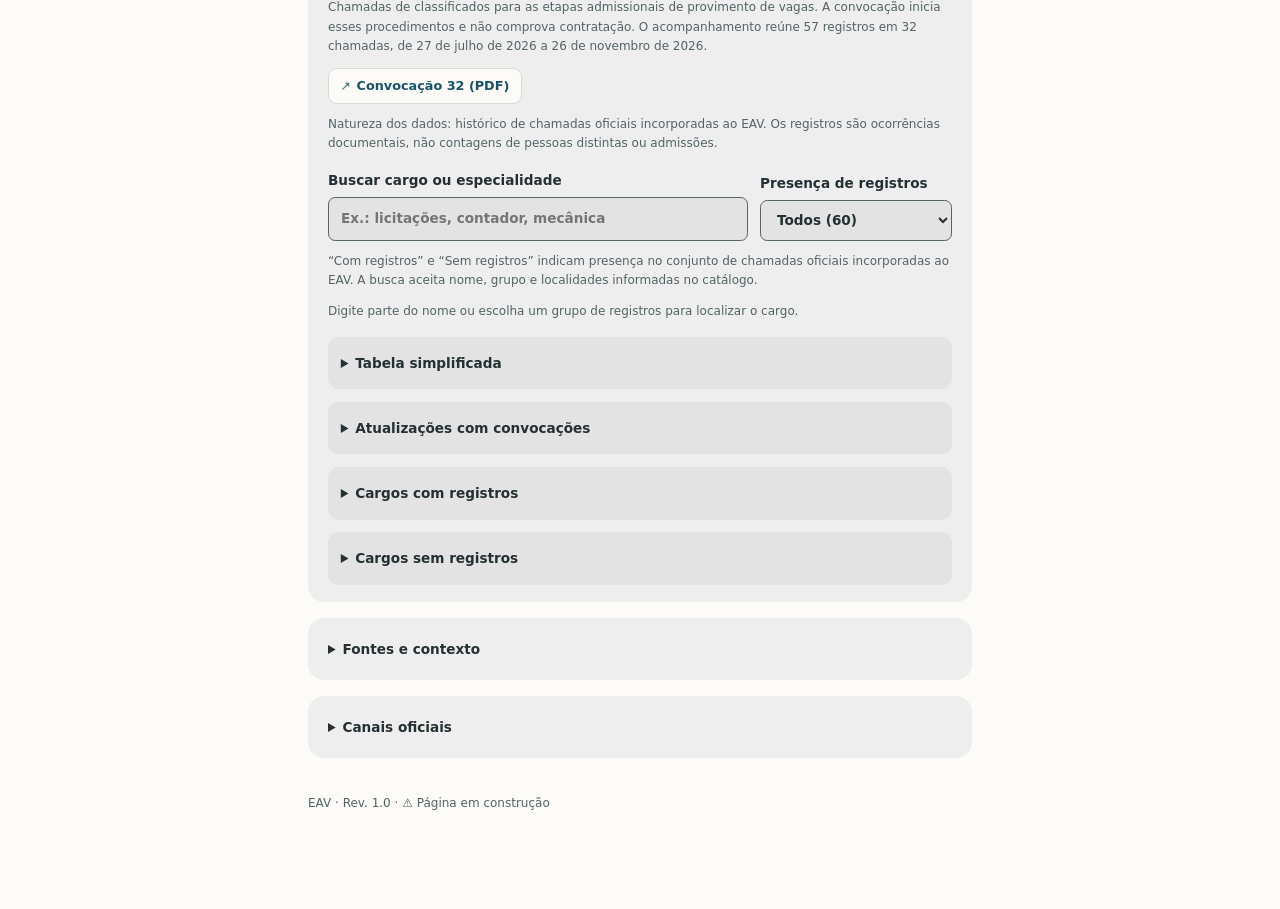
<file: concursos/amazul/2025/index.html>
<!doctype html>
<html lang="pt-BR">
<head>
  <meta charset="utf-8">
  <meta name="viewport" content="width=device-width, initial-scale=1">
  <title>Concurso AMAZUL 2025 — EAV</title>
  <link rel="canonical" href="https://eav.arguskepheus.com.br/concursos/amazul/2025/">
  <meta property="og:title" content="Concurso AMAZUL 2025 — EAV">
  <meta property="og:type" content="website">
  <meta property="og:url" content="https://eav.arguskepheus.com.br/concursos/amazul/2025/">
  <meta property="og:site_name" content="EAV — Estado Atual Verificável">
  <meta property="og:locale" content="pt_BR">
  <meta property="og:description" content="Concurso AMAZUL 2025: acompanhamento de convocações para contratação por cargo e especialidade, com fontes oficiais.">
  <meta property="og:image" content="https://eav.arguskepheus.com.br/assets/eav-share-v2.png">
  <meta property="og:image:secure_url" content="https://eav.arguskepheus.com.br/assets/eav-share-v2.png">
  <meta property="og:image:type" content="image/png">
  <meta property="og:image:width" content="1200">
  <meta property="og:image:height" content="630">
  <meta property="og:image:alt" content="Disquete de 3,5 polegadas em cinza-escuro, com obturador metálico e monograma AK.">
  <meta name="description" content="Concurso AMAZUL 2025: acompanhamento de convocações para contratação por cargo e especialidade, com fontes oficiais.">
  <meta name="twitter:card" content="summary_large_image">
  <meta name="twitter:title" content="Concurso AMAZUL 2025 — EAV">
  <meta name="twitter:description" content="Concurso AMAZUL 2025: acompanhamento de convocações para contratação por cargo e especialidade, com fontes oficiais.">
  <meta name="twitter:image" content="https://eav.arguskepheus.com.br/assets/eav-share-v2.png">
  <meta name="twitter:image:alt" content="Disquete de 3,5 polegadas em cinza-escuro, com obturador metálico e monograma AK.">
  
  <link rel="stylesheet" href="/assets/site.css">
  <link rel="icon" href="/favicon.ico" type="image/x-icon" sizes="16x16 32x32 48x48">
  <link rel="icon" href="/assets/favicon-v1.png" type="image/png" sizes="32x32">
  <script src="/assets/page-controls.js" defer></script>
  <script src="/assets/metrics.js?v=5" defer></script>
</head>
<body>
  <main>
    
    <article class="reading-sections">
    <header class="case-heading">
      <h1>Concurso público · AMAZUL 2025</h1>
      <p class="verification">Fontes do concurso conferidas em <time datetime="2026-11-26T20:51:18.185Z" title="Horário de Brasília">26 de novembro de 2026 às 17:51</time></p>
    </header>
    <details class="page-navigation"><summary>Índice da página</summary><nav aria-label="Seções do acompanhamento"><ul><li><a href="#entity-section-status">Situação oficial</a></li><li><a href="#entity-section-indicators">Indicadores documentais</a></li><li data-search-navigation hidden><a href="#entity-section-search">Buscar cargo ou especialidade</a></li><li><a href="#entity-section-table">Tabela simplificada</a></li><li><a href="#entity-section-history">Atualizações com convocações</a></li><li><a href="#entity-section-recorded">Cargos com registros</a></li><li><a href="#entity-section-unrecorded">Cargos sem registros</a></li><li><a href="#entity-section-sources">Fontes e contexto</a></li><li><a href="#entity-section-channels">Canais oficiais</a></li></ul></nav></details>
    <section class="current-summary">
      <h2 id="entity-section-status" data-section-target>Situação oficial</h2>
      <p class="status-value">Homologado</p>
      
      <p class="context-note" data-coverage-summary><strong>Cobertura no EAV:</strong> Histórico de 32 chamadas para contratação incorporadas. A contagem não corresponde necessariamente ao total de chamadas oficiais nem a admissões.</p>
      <p class="context-note">Páginas de acompanhamento e contatos nos <a href="#entity-section-channels">canais oficiais</a>.</p>
      <p class="source-links"><a class="source-link" href="https://amazul.marinha.mil.br/sites/default/files/2026-06/homologa%C3%A7%C3%A3o%20Concurso%20P%C3%BAblico%2001.2025%20em%2012JUN2026.pdf" target="_blank" rel="noopener noreferrer" aria-label="Homologação (PDF): Homologação do resultado final — Concurso 01/2025 (abre em nova janela)" title="Homologação do resultado final — Concurso 01/2025"><span aria-hidden="true">↗</span>Homologação (PDF)</a><a class="source-link" href="https://amazul.marinha.mil.br/sites/default/files/2026-07/Rerratifica%C3%A7%C3%A3o%20homologa%C3%A7%C3%A3o%20concurso%2001-2025%20AMAZUL.pdf" target="_blank" rel="noopener noreferrer" aria-label="Rerratificação (PDF): Rerratificação da homologação — Concurso 01/2025 (abre em nova janela)" title="Rerratificação da homologação — Concurso 01/2025"><span aria-hidden="true">↗</span>Rerratificação (PDF)</a></p>
    </section>
    <section class="analytics-panel" data-analytics-profile="recorded_calls"><h2 id="entity-section-indicators" data-section-target>Indicadores documentais</h2><p class="context-note">Histórico de atos de chamada incorporados ao EAV, por mês de publicação, de <time datetime="2026-07">julho de 2026</time> a <time datetime="2026-11">novembro de 2026</time>. Meses sem atos incorporados são omitidos, não interpretados como zero oficial. Uma pessoa pode aparecer em mais de um ato. Ocorrências não são pessoas únicas nem admissões.</p><figure class="analytics-figure"><figcaption><strong>Atos incorporados por mês de publicação</strong><span class="context-note"> Escala: de zero até o maior número mensal incorporado; somente meses documentados.</span></figcaption><ul class="analytics-bars"><li><span class="analytics-bar-label"><time datetime="2026-07">julho de 2026</time></span><meter min="0" max="11" value="2" aria-label="2 atos incorporados em julho de 2026">2</meter><strong class="analytics-bar-count">2</strong></li><li><span class="analytics-bar-label"><time datetime="2026-08">agosto de 2026</time></span><meter min="0" max="11" value="6" aria-label="6 atos incorporados em agosto de 2026">6</meter><strong class="analytics-bar-count">6</strong></li><li><span class="analytics-bar-label"><time datetime="2026-09">setembro de 2026</time></span><meter min="0" max="11" value="6" aria-label="6 atos incorporados em setembro de 2026">6</meter><strong class="analytics-bar-count">6</strong></li><li><span class="analytics-bar-label"><time datetime="2026-10">outubro de 2026</time></span><meter min="0" max="11" value="11" aria-label="11 atos incorporados em outubro de 2026">11</meter><strong class="analytics-bar-count">11</strong></li><li><span class="analytics-bar-label"><time datetime="2026-11">novembro de 2026</time></span><meter min="0" max="11" value="7" aria-label="7 atos incorporados em novembro de 2026">7</meter><strong class="analytics-bar-count">7</strong></li></ul></figure><div class="analytics-table-scroll" role="region" tabindex="0" aria-label="Tabela equivalente dos indicadores mensais"><table class="analytics-table"><caption>Atos e ocorrências nos meses documentados e respectivas fontes</caption><thead><tr><th scope="col">Publicação</th><th scope="col">Atos incorporados</th><th scope="col">Ocorrências documentais</th><th scope="col">Fontes dos atos</th></tr></thead><tbody><tr><th scope="row"><time datetime="2026-07">julho de 2026</time></th><td class="num">2</td><td class="num">6</td><td class="analytics-sources"><a href="https://amazul.marinha.mil.br/sites/default/files/2026-07/CONVOCA%C3%87%C3%83O%20N%C2%BA%2001_2026_Concurso%2001_2025.pdf">Documento 1</a>, <a href="https://amazul.marinha.mil.br/sites/default/files/2026-07/CONVOCA%C3%87%C3%83O%20N%C2%BA%2002_2026_Concurso%2001_2025%20-%20DOU%20145%20de%2030JUL26-1.pdf">Documento 2</a></td></tr><tr><th scope="row"><time datetime="2026-08">agosto de 2026</time></th><td class="num">6</td><td class="num">10</td><td class="analytics-sources"><a href="https://amazul.marinha.mil.br/sites/default/files/2026-08/CONVOCA%C3%87%C3%83O%20N%C2%BA%2003_2026_Concurso%2001_2025%20-%20DOU%20148%20de%2007AGO26.pdf">Documento 1</a>, <a href="https://amazul.marinha.mil.br/sites/default/files/2026-08/CONVOCA%C3%87%C3%83O%20N%C2%BA%2004_2026_Concurso%2001_2025%20-%20DOU%20153%20de%2013AGO26.pdf">Documento 2</a>, <a href="https://amazul.marinha.mil.br/sites/default/files/2026-08/CONVOCA%C3%87%C3%83O%20N%C2%BA%2005%20e%2006_2026_Concurso%2001_2025%20-%20DOU%20159%20de%2024AGO26-1.pdf">Documento 3</a>, <a href="https://amazul.marinha.mil.br/sites/default/files/2026-08/CONVOCA%C3%87%C3%83O%20N%C2%BA%2005%20e%2006_2026_Concurso%2001_2025%20-%20DOU%20159%20de%2024AGO26-1.pdf">Documento 4</a>, <a href="https://amazul.marinha.mil.br/sites/default/files/2026-08/CONVOCA%C3%87%C3%83O%20N%C2%BA%2007_2026_Concurso%2001_2025%20-%20DOU%20161%20de%2026AGO26.pdf">Documento 5</a>, <a href="https://amazul.marinha.mil.br/sites/default/files/2026-08/CONVOCA%C3%87%C3%83O%20N%C2%BA%2008_2026_Concurso%2001_2025%20-%20DOU%20162%20de%2027AGO26.pdf">Documento 6</a></td></tr><tr><th scope="row"><time datetime="2026-09">setembro de 2026</time></th><td class="num">6</td><td class="num">12</td><td class="analytics-sources"><a href="https://amazul.marinha.mil.br/sites/default/files/2026-09/CONVOCA%C3%87%C3%83O%20N%C2%BA%2009_2026_Concurso%2001_2025%20-%20DOU%20166%20de%2002SET26.pdf">Documento 1</a>, <a href="https://amazul.marinha.mil.br/sites/default/files/2026-09/CONVOCA%C3%87%C3%83O%20N%C2%BA%2010_2026_Concurso%2001_2025%20-%20DOU%20170%20de%2009SET26.pdf">Documento 2</a>, <a href="https://amazul.marinha.mil.br/sites/default/files/2026-09/CONVOCA%C3%87%C3%83O%20N%C2%BA%2011_2026_Concurso%2001_2025%20-%20DOU%20172%20de%2011SET26.pdf">Documento 3</a>, <a href="https://amazul.marinha.mil.br/sites/default/files/2026-09/CONVOCA%C3%87%C3%83O%20N%C2%BA%2012_2026_Concurso%2001_2025%20-%20DOU%20173%20de%2014SET26_0.pdf">Documento 4</a>, <a href="https://amazul.marinha.mil.br/sites/default/files/2026-09/CONVOCA%C3%87%C3%83O%20N%C2%BA%2013_2026_Concurso%2001_2025%20-%20DOU%20180%20de%2023SET26.pdf">Documento 5</a>, <a href="https://amazul.marinha.mil.br/sites/default/files/2026-09/CONVOCA%C3%87%C3%83O%20N%C2%BA%2014_2026_Concurso%2001_2025%20-%20DOU%20184%20de%2029SET26.pdf">Documento 6</a></td></tr><tr><th scope="row"><time datetime="2026-10">outubro de 2026</time></th><td class="num">11</td><td class="num">20</td><td class="analytics-sources"><a href="https://amazul.marinha.mil.br/sites/default/files/2026-10/CONVOCA%C3%87%C3%95ES%20N%C2%BA%2015%20E%2016_2026_Concurso%2001_2025%20-%20DOU%20191%20de%2008OUT26.pdf">Documento 1</a>, <a href="https://amazul.marinha.mil.br/sites/default/files/2026-10/CONVOCA%C3%87%C3%95ES%20N%C2%BA%2015%20E%2016_2026_Concurso%2001_2025%20-%20DOU%20191%20de%2008OUT26.pdf">Documento 2</a>, <a href="https://amazul.marinha.mil.br/sites/default/files/2026-10/CONVOCA%C3%87%C3%95ES%20N%C2%BA%2017%20E%2018_2026_Concurso%2001_2025%20-%20DOU%20193%20de%2013OUT26_1.pdf">Documento 3</a>, <a href="https://amazul.marinha.mil.br/sites/default/files/2026-10/CONVOCA%C3%87%C3%95ES%20N%C2%BA%2017%20E%2018_2026_Concurso%2001_2025%20-%20DOU%20193%20de%2013OUT26_1.pdf">Documento 4</a>, <a href="https://amazul.marinha.mil.br/sites/default/files/2026-10/CONVOCA%C3%87%C3%83O%20N%C2%BA%2019_2026_Concurso%2001_2025%20-%20DOU%20195%20de%2015OUT26.pdf">Documento 5</a>, <a href="https://amazul.marinha.mil.br/sites/default/files/2026-10/CONVOCA%C3%87%C3%83O%20N%C2%BA%2020_2026_Concurso%2001_2025%20-%20DOU%20196%20de%2016OUT26.pdf">Documento 6</a>, <a href="https://amazul.marinha.mil.br/sites/default/files/2026-10/CONVOCA%C3%87%C3%83O%20N%C2%BA%2021_2026_Concurso%2001_2025%20-%20DOU%20197%20de%2019OUT26.pdf">Documento 7</a>, <a href="https://amazul.marinha.mil.br/sites/default/files/2026-10/Convocacao_20_10_26.pdf">Documento 8</a>, <a href="https://amazul.marinha.mil.br/sites/default/files/2026-10/CONVOCA%C3%87%C3%83O%20N%C2%BA%2023_2026_Concurso%2001_2025%20-%20DOU%20199%20de%2021OUT26.pdf">Documento 9</a>, <a href="https://amazul.marinha.mil.br/sites/default/files/2026-10/CONVOCA%C3%87%C3%83O%20N%C2%BA%2024_2026_Concurso%2001_2025%20-%20DOU%20199%20de%2022OUT26.pdf">Documento 10</a>, <a href="https://amazul.marinha.mil.br/sites/default/files/2026-10/CONVOCA%C3%87%C3%83O%20N%C2%BA%2025_2026_Concurso%2001_2025%20-%20DOU%20202%20de%2026OUT26.pdf">Documento 11</a></td></tr><tr><th scope="row"><time datetime="2026-11">novembro de 2026</time></th><td class="num">7</td><td class="num">9</td><td class="analytics-sources"><a href="https://amazul.marinha.mil.br/sites/default/files/2026-11/CONVOCA%C3%87%C3%95ES%20N%C2%BA%2026%20E%2027_2026_Concurso%2001_2025%20-%20DOU%20207%20de%2004NOV26.pdf">Documento 1</a>, <a href="https://amazul.marinha.mil.br/sites/default/files/2026-11/CONVOCA%C3%87%C3%95ES%20N%C2%BA%2026%20E%2027_2026_Concurso%2001_2025%20-%20DOU%20207%20de%2004NOV26.pdf">Documento 2</a>, <a href="https://amazul.marinha.mil.br/sites/default/files/2026-11/CONVOCA%C3%87%C3%83O%20N%C2%BA%2028_2026_Concurso%2001_2025%20-%20DOU%20210%20de%2009NOV26.pdf">Documento 3</a>, <a href="https://amazul.marinha.mil.br/sites/default/files/2026-11/CONVOCA%C3%87%C3%83O%20N%C2%BA%2029_2026_Concurso%2001_2025%20-%20DOU%20212%20de%2011NOV26.pdf">Documento 4</a>, <a href="https://amazul.marinha.mil.br/sites/default/files/2026-11/CONVOCA%C3%87%C3%83O%20N%C2%BA%2030_2026_Concurso%2001_2025%20-%20DOU%20213%20de%2012NOV26-2.pdf">Documento 5</a>, <a href="https://amazul.marinha.mil.br/sites/default/files/2026-11/CONVOCA%C3%87%C3%83O%20N%C2%BA%2031_2026_Concurso%2001_2025%20-%20DOU%20217%20de%2018NOV26.pdf">Documento 6</a>, <a href="https://amazul.marinha.mil.br/sites/default/files/2026-11/CONVOCA%C3%87%C3%83O%20N%C2%BA%2032_2026_Concurso%2001_2025%20-%20DOU%20222%20de%2026NOV26.pdf">Documento 7</a></td></tr></tbody><tfoot><tr><th scope="row">Total incorporado</th><td class="num">32</td><td class="num">57</td><td>28 arquivos PDF distintos por SHA-256 neste concurso</td></tr></tfoot></table></div></section>
    <section class="snapshot-summary" data-record-kind="calls">
      <h2>Convocações e registros</h2>
      <p class="value-label">Última chamada incorporada · 32ª chamada</p>
      <p class="snapshot-date"><time datetime="2026-11-26">26 de novembro de 2026</time></p>
      <p class="context-note">Chamadas de classificados para as etapas admissionais de provimento de vagas. A convocação inicia esses procedimentos e não comprova contratação. O acompanhamento reúne 57 registros em 32 chamadas, de <time datetime="2026-07-27">27 de julho de 2026</time> a <time datetime="2026-11-26">26 de novembro de 2026</time>.</p>
      <p class="source-links"><a class="source-link" href="https://amazul.marinha.mil.br/sites/default/files/2026-11/CONVOCA%C3%87%C3%83O%20N%C2%BA%2032_2026_Concurso%2001_2025%20-%20DOU%20222%20de%2026NOV26.pdf" target="_blank" rel="noopener noreferrer" aria-label="Convocação 32 (PDF): Convocação nº 32/2026 — Concurso Público 01/2025 (abre em nova janela)" title="Convocação nº 32/2026 — Concurso Público 01/2025"><span aria-hidden="true">↗</span>Convocação 32 (PDF)</a></p>
      <p class="context-note" data-record-scope="calls">Natureza dos dados: histórico de chamadas oficiais incorporadas ao EAV. Os registros são ocorrências documentais, não contagens de pessoas distintas ou admissões.</p>
      <div class="occupation-search" role="search" aria-label="Busca no catálogo do concurso" id="entity-section-search" data-section-target hidden>
        <div class="occupation-search-controls">
          <label>Buscar cargo ou especialidade <input class="occupation-search-input" type="search" autocomplete="off" placeholder="Ex.: licitações, contador, mecânica"></label>
          <label>Presença de registros <select class="occupation-search-filter"><option value="all">Todos (60)</option><option value="recorded">Com registros (16)</option><option value="unrecorded">Sem registros (44)</option></select></label>
        </div>
        <p class="context-note">“Com registros” e “Sem registros” indicam presença no conjunto de chamadas oficiais incorporadas ao EAV. A busca aceita nome, grupo e localidades informadas no catálogo.</p>
        <div class="occupation-search-feedback"><p class="context-note occupation-search-status" role="status" aria-live="polite"></p><button type="button" class="occupation-search-clear" hidden>Limpar busca e filtros</button></div>
        <ul class="occupation-search-results" aria-label="Resultados da busca" hidden></ul>
        <template class="occupation-search-index"><li data-recorded="true" data-contest=""><a href="#entity-amazul-2025-role-26">Advogado</a><span class="search-context">Analista em Desenvolvimento de Tecnologia Nuclear e Defesa · Com registros</span><span class="search-locations">Localidades informadas: Estado de São Paulo; Estado do Rio de Janeiro</span><span class="search-preview">2 registros em chamadas; última incorporada: 32ª, <time datetime="2026-11-26">26 de novembro de 2026</time>. Ocorrências, não pessoas distintas ou admissões.</span></li><li data-recorded="false" data-contest=""><a href="#entity-amazul-2025-role-27">Analista de Administração</a><span class="search-context">Analista em Desenvolvimento de Tecnologia Nuclear e Defesa · Sem registros</span><span class="search-locations">Localidades informadas: Estado de São Paulo; Estado do Rio de Janeiro</span><span class="search-preview">Sem registros incorporados ao EAV. Isso não comprova ausência de convocação ou contratação.</span></li><li data-recorded="true" data-contest=""><a href="#entity-amazul-2025-role-28">Analista de Desenvolvimento de Sistemas</a><span class="search-context">Analista em Desenvolvimento de Tecnologia Nuclear e Defesa · Com registros</span><span class="search-locations">Localidades informadas: Estado de São Paulo; Estado do Rio de Janeiro</span><span class="search-preview">4 registros em chamadas; última incorporada: 17ª, <time datetime="2026-10-13">13 de outubro de 2026</time>. Ocorrências, não pessoas distintas ou admissões.</span></li><li data-recorded="true" data-contest=""><a href="#entity-amazul-2025-role-29">Analista de Infraestrutura de Tecnologia da Informação</a><span class="search-context">Analista em Desenvolvimento de Tecnologia Nuclear e Defesa · Com registros</span><span class="search-locations">Localidades informadas: Estado de São Paulo; Estado do Rio de Janeiro</span><span class="search-preview">6 registros em chamadas; última incorporada: 10ª, <time datetime="2026-09-09">9 de setembro de 2026</time>. Ocorrências, não pessoas distintas ou admissões.</span></li><li data-recorded="true" data-contest=""><a href="#entity-amazul-2025-role-30">Analista de Negócios</a><span class="search-context">Analista em Desenvolvimento de Tecnologia Nuclear e Defesa · Com registros</span><span class="search-locations">Localidades informadas: Estado de São Paulo; Estado do Rio de Janeiro</span><span class="search-preview">1 registros em chamadas; última incorporada: 16ª, <time datetime="2026-10-08">8 de outubro de 2026</time>. Ocorrências, não pessoas distintas ou admissões.</span></li><li data-recorded="false" data-contest=""><a href="#entity-amazul-2025-role-32">Analista de Recursos Humanos</a><span class="search-context">Analista em Desenvolvimento de Tecnologia Nuclear e Defesa · Sem registros</span><span class="search-locations">Localidades informadas: Estado de São Paulo; Estado do Rio de Janeiro</span><span class="search-preview">Sem registros incorporados ao EAV. Isso não comprova ausência de convocação ou contratação.</span></li><li data-recorded="false" data-contest=""><a href="#entity-amazul-2025-role-38">Arquiteto</a><span class="search-context">Especialista em Desenvolvimento de Tecnologia Nuclear e Defesa · Sem registros</span><span class="search-locations">Localidades informadas: Estado de São Paulo; Estado do Rio de Janeiro</span><span class="search-preview">Sem registros incorporados ao EAV. Isso não comprova ausência de convocação ou contratação.</span></li><li data-recorded="true" data-contest=""><a href="#entity-amazul-2025-role-1">Assistente Administrativo</a><span class="search-context">Técnico em Desenvolvimento de Tecnologia Nuclear e Defesa · Com registros</span><span class="search-locations">Localidades informadas: Estado de São Paulo; Estado do Rio de Janeiro</span><span class="search-preview">4 registros em chamadas; última incorporada: 30ª, <time datetime="2026-11-12">12 de novembro de 2026</time>. Ocorrências, não pessoas distintas ou admissões.</span></li><li data-recorded="false" data-contest=""><a href="#entity-amazul-2025-role-31">Auditor</a><span class="search-context">Analista em Desenvolvimento de Tecnologia Nuclear e Defesa · Sem registros</span><span class="search-locations">Localidades informadas: Estado de São Paulo; Estado do Rio de Janeiro</span><span class="search-preview">Sem registros incorporados ao EAV. Isso não comprova ausência de convocação ou contratação.</span></li><li data-recorded="false" data-contest=""><a href="#entity-amazul-2025-role-33">Contador</a><span class="search-context">Analista em Desenvolvimento de Tecnologia Nuclear e Defesa · Sem registros</span><span class="search-locations">Localidades informadas: Estado de São Paulo; Estado do Rio de Janeiro</span><span class="search-preview">Sem registros incorporados ao EAV. Isso não comprova ausência de convocação ou contratação.</span></li><li data-recorded="false" data-contest=""><a href="#entity-amazul-2025-role-35">Designer Gráfico</a><span class="search-context">Analista em Desenvolvimento de Tecnologia Nuclear e Defesa · Sem registros</span><span class="search-locations">Localidades informadas: Estado de São Paulo; Estado do Rio de Janeiro</span><span class="search-preview">Sem registros incorporados ao EAV. Isso não comprova ausência de convocação ou contratação.</span></li><li data-recorded="true" data-contest=""><a href="#entity-amazul-2025-role-39">Engenheiro Ambiental</a><span class="search-context">Especialista em Desenvolvimento de Tecnologia Nuclear e Defesa · Com registros</span><span class="search-locations">Localidades informadas: Estado de São Paulo; Estado do Rio de Janeiro</span><span class="search-preview">3 registros em chamadas; última incorporada: 11ª, <time datetime="2026-09-11">11 de setembro de 2026</time>. Ocorrências, não pessoas distintas ou admissões.</span></li><li data-recorded="false" data-contest=""><a href="#entity-amazul-2025-role-40">Engenheiro Civil</a><span class="search-context">Especialista em Desenvolvimento de Tecnologia Nuclear e Defesa · Sem registros</span><span class="search-locations">Localidades informadas: Estado de São Paulo; Estado do Rio de Janeiro</span><span class="search-preview">Sem registros incorporados ao EAV. Isso não comprova ausência de convocação ou contratação.</span></li><li data-recorded="true" data-contest=""><a href="#entity-amazul-2025-role-41">Engenheiro Controle e Automação</a><span class="search-context">Especialista em Desenvolvimento de Tecnologia Nuclear e Defesa · Com registros</span><span class="search-locations">Localidades informadas: Estado de São Paulo; Estado do Rio de Janeiro</span><span class="search-preview">1 registros em chamadas; última incorporada: 1ª, <time datetime="2026-07-27">27 de julho de 2026</time>. Ocorrências, não pessoas distintas ou admissões.</span></li><li data-recorded="false" data-contest=""><a href="#entity-amazul-2025-role-42">Engenheiro de Computação</a><span class="search-context">Especialista em Desenvolvimento de Tecnologia Nuclear e Defesa · Sem registros</span><span class="search-locations">Localidades informadas: Estado de São Paulo; Estado do Rio de Janeiro</span><span class="search-preview">Sem registros incorporados ao EAV. Isso não comprova ausência de convocação ou contratação.</span></li><li data-recorded="true" data-contest=""><a href="#entity-amazul-2025-role-43">Engenheiro de Controle da Qualidade</a><span class="search-context">Especialista em Desenvolvimento de Tecnologia Nuclear e Defesa · Com registros</span><span class="search-locations">Localidades informadas: Estado de São Paulo; Estado do Rio de Janeiro</span><span class="search-preview">3 registros em chamadas; última incorporada: 12ª, <time datetime="2026-09-14">14 de setembro de 2026</time>. Ocorrências, não pessoas distintas ou admissões.</span></li><li data-recorded="false" data-contest=""><a href="#entity-amazul-2025-role-48">Engenheiro de Energia</a><span class="search-context">Especialista em Desenvolvimento de Tecnologia Nuclear e Defesa · Sem registros</span><span class="search-locations">Localidades informadas: Estado de São Paulo; Estado do Rio de Janeiro</span><span class="search-preview">Sem registros incorporados ao EAV. Isso não comprova ausência de convocação ou contratação.</span></li><li data-recorded="false" data-contest=""><a href="#entity-amazul-2025-role-44">Engenheiro de Materiais</a><span class="search-context">Especialista em Desenvolvimento de Tecnologia Nuclear e Defesa · Sem registros</span><span class="search-locations">Localidades informadas: Estado de São Paulo; Estado do Rio de Janeiro</span><span class="search-preview">Sem registros incorporados ao EAV. Isso não comprova ausência de convocação ou contratação.</span></li><li data-recorded="true" data-contest=""><a href="#entity-amazul-2025-role-53">Engenheiro de Produção</a><span class="search-context">Especialista em Desenvolvimento de Tecnologia Nuclear e Defesa · Com registros</span><span class="search-locations">Localidades informadas: Estado de São Paulo; Estado do Rio de Janeiro</span><span class="search-preview">6 registros em chamadas; última incorporada: 29ª, <time datetime="2026-11-11">11 de novembro de 2026</time>. Ocorrências, não pessoas distintas ou admissões.</span></li><li data-recorded="false" data-contest=""><a href="#entity-amazul-2025-role-45">Engenheiro de Segurança do Trabalho</a><span class="search-context">Especialista em Desenvolvimento de Tecnologia Nuclear e Defesa · Sem registros</span><span class="search-locations">Localidades informadas: Estado de São Paulo; Estado do Rio de Janeiro</span><span class="search-preview">Sem registros incorporados ao EAV. Isso não comprova ausência de convocação ou contratação.</span></li><li data-recorded="false" data-contest=""><a href="#entity-amazul-2025-role-55">Engenheiro de Telecomunicações</a><span class="search-context">Especialista em Desenvolvimento de Tecnologia Nuclear e Defesa · Sem registros</span><span class="search-locations">Localidades informadas: Estado de São Paulo; Estado do Rio de Janeiro</span><span class="search-preview">Sem registros incorporados ao EAV. Isso não comprova ausência de convocação ou contratação.</span></li><li data-recorded="false" data-contest=""><a href="#entity-amazul-2025-role-46">Engenheiro Eletricista</a><span class="search-context">Especialista em Desenvolvimento de Tecnologia Nuclear e Defesa · Sem registros</span><span class="search-locations">Localidades informadas: Estado de São Paulo; Estado do Rio de Janeiro</span><span class="search-preview">Sem registros incorporados ao EAV. Isso não comprova ausência de convocação ou contratação.</span></li><li data-recorded="false" data-contest=""><a href="#entity-amazul-2025-role-47">Engenheiro Eletrônico</a><span class="search-context">Especialista em Desenvolvimento de Tecnologia Nuclear e Defesa · Sem registros</span><span class="search-locations">Localidades informadas: Estado de São Paulo; Estado do Rio de Janeiro</span><span class="search-preview">Sem registros incorporados ao EAV. Isso não comprova ausência de convocação ou contratação.</span></li><li data-recorded="true" data-contest=""><a href="#entity-amazul-2025-role-49">Engenheiro Mecânico</a><span class="search-context">Especialista em Desenvolvimento de Tecnologia Nuclear e Defesa · Com registros</span><span class="search-locations">Localidades informadas: Estado de São Paulo; Estado do Rio de Janeiro</span><span class="search-preview">2 registros em chamadas; última incorporada: 18ª, <time datetime="2026-10-13">13 de outubro de 2026</time>. Ocorrências, não pessoas distintas ou admissões.</span></li><li data-recorded="false" data-contest=""><a href="#entity-amazul-2025-role-50">Engenheiro Mecatrônico</a><span class="search-context">Especialista em Desenvolvimento de Tecnologia Nuclear e Defesa · Sem registros</span><span class="search-locations">Localidades informadas: Estado de São Paulo; Estado do Rio de Janeiro</span><span class="search-preview">Sem registros incorporados ao EAV. Isso não comprova ausência de convocação ou contratação.</span></li><li data-recorded="false" data-contest=""><a href="#entity-amazul-2025-role-51">Engenheiro Naval</a><span class="search-context">Especialista em Desenvolvimento de Tecnologia Nuclear e Defesa · Sem registros</span><span class="search-locations">Localidades informadas: Estado de São Paulo; Estado do Rio de Janeiro</span><span class="search-preview">Sem registros incorporados ao EAV. Isso não comprova ausência de convocação ou contratação.</span></li><li data-recorded="true" data-contest=""><a href="#entity-amazul-2025-role-52">Engenheiro Nuclear</a><span class="search-context">Especialista em Desenvolvimento de Tecnologia Nuclear e Defesa · Com registros</span><span class="search-locations">Localidades informadas: Estado de São Paulo; Estado do Rio de Janeiro</span><span class="search-preview">5 registros em chamadas; última incorporada: 26ª, <time datetime="2026-11-04">4 de novembro de 2026</time>. Ocorrências, não pessoas distintas ou admissões.</span></li><li data-recorded="false" data-contest=""><a href="#entity-amazul-2025-role-54">Engenheiro Químico</a><span class="search-context">Especialista em Desenvolvimento de Tecnologia Nuclear e Defesa · Sem registros</span><span class="search-locations">Localidades informadas: Estado de São Paulo; Estado do Rio de Janeiro</span><span class="search-preview">Sem registros incorporados ao EAV. Isso não comprova ausência de convocação ou contratação.</span></li><li data-recorded="false" data-contest=""><a href="#entity-amazul-2025-role-56">Especialista de Radioproteção</a><span class="search-context">Especialista em Desenvolvimento de Tecnologia Nuclear e Defesa · Sem registros</span><span class="search-locations">Localidades informadas: Estado de São Paulo; Estado do Rio de Janeiro</span><span class="search-preview">Sem registros incorporados ao EAV. Isso não comprova ausência de convocação ou contratação.</span></li><li data-recorded="false" data-contest=""><a href="#entity-amazul-2025-role-34">Estatístico</a><span class="search-context">Analista em Desenvolvimento de Tecnologia Nuclear e Defesa · Sem registros</span><span class="search-locations">Localidades informadas: Estado de São Paulo; Estado do Rio de Janeiro</span><span class="search-preview">Sem registros incorporados ao EAV. Isso não comprova ausência de convocação ou contratação.</span></li><li data-recorded="false" data-contest=""><a href="#entity-amazul-2025-role-57">Físico</a><span class="search-context">Especialista em Desenvolvimento de Tecnologia Nuclear e Defesa · Sem registros</span><span class="search-locations">Localidades informadas: Estado de São Paulo; Estado do Rio de Janeiro</span><span class="search-preview">Sem registros incorporados ao EAV. Isso não comprova ausência de convocação ou contratação.</span></li><li data-recorded="true" data-contest=""><a href="#entity-amazul-2025-role-36">Médico do Trabalho</a><span class="search-context">Analista em Desenvolvimento de Tecnologia Nuclear e Defesa · Com registros</span><span class="search-locations">Localidades informadas: Estado de São Paulo; Estado do Rio de Janeiro</span><span class="search-preview">4 registros em chamadas; última incorporada: 6ª, <time datetime="2026-08-24">24 de agosto de 2026</time>. Ocorrências, não pessoas distintas ou admissões.</span></li><li data-recorded="false" data-contest=""><a href="#entity-amazul-2025-role-58">Meteorologista</a><span class="search-context">Especialista em Desenvolvimento de Tecnologia Nuclear e Defesa · Sem registros</span><span class="search-locations">Localidades informadas: Estado de São Paulo; Estado do Rio de Janeiro</span><span class="search-preview">Sem registros incorporados ao EAV. Isso não comprova ausência de convocação ou contratação.</span></li><li data-recorded="false" data-contest=""><a href="#entity-amazul-2025-role-2">Operador de Central Termonuclear</a><span class="search-context">Técnico em Desenvolvimento de Tecnologia Nuclear e Defesa · Sem registros</span><span class="search-locations">Localidades informadas: Estado de São Paulo; Estado do Rio de Janeiro</span><span class="search-preview">Sem registros incorporados ao EAV. Isso não comprova ausência de convocação ou contratação.</span></li><li data-recorded="false" data-contest=""><a href="#entity-amazul-2025-role-3">Operador de Processos</a><span class="search-context">Técnico em Desenvolvimento de Tecnologia Nuclear e Defesa · Sem registros</span><span class="search-locations">Localidades informadas: Estado de São Paulo; Estado do Rio de Janeiro</span><span class="search-preview">Sem registros incorporados ao EAV. Isso não comprova ausência de convocação ou contratação.</span></li><li data-recorded="false" data-contest=""><a href="#entity-amazul-2025-role-4">Operador de Raio X</a><span class="search-context">Técnico em Desenvolvimento de Tecnologia Nuclear e Defesa · Sem registros</span><span class="search-locations">Localidades informadas: Estado de São Paulo; Estado do Rio de Janeiro</span><span class="search-preview">Sem registros incorporados ao EAV. Isso não comprova ausência de convocação ou contratação.</span></li><li data-recorded="true" data-contest=""><a href="#entity-amazul-2025-role-6">Projetista Civil</a><span class="search-context">Técnico em Desenvolvimento de Tecnologia Nuclear e Defesa · Com registros</span><span class="search-locations">Localidades informadas: Estado de São Paulo; Estado do Rio de Janeiro</span><span class="search-preview">1 registros em chamadas; última incorporada: 18ª, <time datetime="2026-10-13">13 de outubro de 2026</time>. Ocorrências, não pessoas distintas ou admissões.</span></li><li data-recorded="false" data-contest=""><a href="#entity-amazul-2025-role-5">Projetista de Eletricidade</a><span class="search-context">Técnico em Desenvolvimento de Tecnologia Nuclear e Defesa · Sem registros</span><span class="search-locations">Localidades informadas: Estado de São Paulo; Estado do Rio de Janeiro</span><span class="search-preview">Sem registros incorporados ao EAV. Isso não comprova ausência de convocação ou contratação.</span></li><li data-recorded="false" data-contest=""><a href="#entity-amazul-2025-role-7">Projetista de Instrumentação e Controle</a><span class="search-context">Técnico em Desenvolvimento de Tecnologia Nuclear e Defesa · Sem registros</span><span class="search-locations">Localidades informadas: Estado de São Paulo; Estado do Rio de Janeiro</span><span class="search-preview">Sem registros incorporados ao EAV. Isso não comprova ausência de convocação ou contratação.</span></li><li data-recorded="true" data-contest=""><a href="#entity-amazul-2025-role-9">Projetista Mecânico</a><span class="search-context">Técnico em Desenvolvimento de Tecnologia Nuclear e Defesa · Com registros</span><span class="search-locations">Localidades informadas: Estado de São Paulo; Estado do Rio de Janeiro</span><span class="search-preview">2 registros em chamadas; última incorporada: 24ª, <time datetime="2026-10-22">22 de outubro de 2026</time>. Ocorrências, não pessoas distintas ou admissões.</span></li><li data-recorded="false" data-contest=""><a href="#entity-amazul-2025-role-8">Projetista Mecânico/Tubulação</a><span class="search-context">Técnico em Desenvolvimento de Tecnologia Nuclear e Defesa · Sem registros</span><span class="search-locations">Localidades informadas: Estado de São Paulo; Estado do Rio de Janeiro</span><span class="search-preview">Sem registros incorporados ao EAV. Isso não comprova ausência de convocação ou contratação.</span></li><li data-recorded="false" data-contest=""><a href="#entity-amazul-2025-role-37">Psicólogo</a><span class="search-context">Analista em Desenvolvimento de Tecnologia Nuclear e Defesa · Sem registros</span><span class="search-locations">Localidades informadas: Estado de São Paulo; Estado do Rio de Janeiro</span><span class="search-preview">Sem registros incorporados ao EAV. Isso não comprova ausência de convocação ou contratação.</span></li><li data-recorded="false" data-contest=""><a href="#entity-amazul-2025-role-59">Químico</a><span class="search-context">Especialista em Desenvolvimento de Tecnologia Nuclear e Defesa · Sem registros</span><span class="search-locations">Localidades informadas: Estado de São Paulo; Estado do Rio de Janeiro</span><span class="search-preview">Sem registros incorporados ao EAV. Isso não comprova ausência de convocação ou contratação.</span></li><li data-recorded="false" data-contest=""><a href="#entity-amazul-2025-role-11">Técnico de Controle e Automação</a><span class="search-context">Técnico em Desenvolvimento de Tecnologia Nuclear e Defesa · Sem registros</span><span class="search-locations">Localidades informadas: Estado de São Paulo; Estado do Rio de Janeiro</span><span class="search-preview">Sem registros incorporados ao EAV. Isso não comprova ausência de convocação ou contratação.</span></li><li data-recorded="false" data-contest=""><a href="#entity-amazul-2025-role-12">Técnico de Edificações</a><span class="search-context">Técnico em Desenvolvimento de Tecnologia Nuclear e Defesa · Sem registros</span><span class="search-locations">Localidades informadas: Estado de São Paulo; Estado do Rio de Janeiro</span><span class="search-preview">Sem registros incorporados ao EAV. Isso não comprova ausência de convocação ou contratação.</span></li><li data-recorded="false" data-contest=""><a href="#entity-amazul-2025-role-13">Técnico de Eletrônica</a><span class="search-context">Técnico em Desenvolvimento de Tecnologia Nuclear e Defesa · Sem registros</span><span class="search-locations">Localidades informadas: Estado de São Paulo; Estado do Rio de Janeiro</span><span class="search-preview">Sem registros incorporados ao EAV. Isso não comprova ausência de convocação ou contratação.</span></li><li data-recorded="false" data-contest=""><a href="#entity-amazul-2025-role-15">Técnico de Enfermagem do Trabalho</a><span class="search-context">Técnico em Desenvolvimento de Tecnologia Nuclear e Defesa · Sem registros</span><span class="search-locations">Localidades informadas: Estado de São Paulo; Estado do Rio de Janeiro</span><span class="search-preview">Sem registros incorporados ao EAV. Isso não comprova ausência de convocação ou contratação.</span></li><li data-recorded="false" data-contest=""><a href="#entity-amazul-2025-role-17">Técnico de Informática</a><span class="search-context">Técnico em Desenvolvimento de Tecnologia Nuclear e Defesa · Sem registros</span><span class="search-locations">Localidades informadas: Estado de São Paulo; Estado do Rio de Janeiro</span><span class="search-preview">Sem registros incorporados ao EAV. Isso não comprova ausência de convocação ou contratação.</span></li><li data-recorded="false" data-contest=""><a href="#entity-amazul-2025-role-18">Técnico de Instrumentação</a><span class="search-context">Técnico em Desenvolvimento de Tecnologia Nuclear e Defesa · Sem registros</span><span class="search-locations">Localidades informadas: Estado de São Paulo; Estado do Rio de Janeiro</span><span class="search-preview">Sem registros incorporados ao EAV. Isso não comprova ausência de convocação ou contratação.</span></li><li data-recorded="false" data-contest=""><a href="#entity-amazul-2025-role-20">Técnico de Mecânica</a><span class="search-context">Técnico em Desenvolvimento de Tecnologia Nuclear e Defesa · Sem registros</span><span class="search-locations">Localidades informadas: Estado de São Paulo; Estado do Rio de Janeiro</span><span class="search-preview">Sem registros incorporados ao EAV. Isso não comprova ausência de convocação ou contratação.</span></li><li data-recorded="false" data-contest=""><a href="#entity-amazul-2025-role-19">Técnico de Química</a><span class="search-context">Técnico em Desenvolvimento de Tecnologia Nuclear e Defesa · Sem registros</span><span class="search-locations">Localidades informadas: Estado de São Paulo; Estado do Rio de Janeiro</span><span class="search-preview">Sem registros incorporados ao EAV. Isso não comprova ausência de convocação ou contratação.</span></li><li data-recorded="false" data-contest=""><a href="#entity-amazul-2025-role-21">Técnico de Radioproteção</a><span class="search-context">Técnico em Desenvolvimento de Tecnologia Nuclear e Defesa · Sem registros</span><span class="search-locations">Localidades informadas: Estado de São Paulo; Estado do Rio de Janeiro</span><span class="search-preview">Sem registros incorporados ao EAV. Isso não comprova ausência de convocação ou contratação.</span></li><li data-recorded="false" data-contest=""><a href="#entity-amazul-2025-role-22">Técnico de Secretariado</a><span class="search-context">Técnico em Desenvolvimento de Tecnologia Nuclear e Defesa · Sem registros</span><span class="search-locations">Localidades informadas: Estado de São Paulo; Estado do Rio de Janeiro</span><span class="search-preview">Sem registros incorporados ao EAV. Isso não comprova ausência de convocação ou contratação.</span></li><li data-recorded="false" data-contest=""><a href="#entity-amazul-2025-role-25">Técnico de Soldagem</a><span class="search-context">Técnico em Desenvolvimento de Tecnologia Nuclear e Defesa · Sem registros</span><span class="search-locations">Localidades informadas: Estado de São Paulo; Estado do Rio de Janeiro</span><span class="search-preview">Sem registros incorporados ao EAV. Isso não comprova ausência de convocação ou contratação.</span></li><li data-recorded="true" data-contest=""><a href="#entity-amazul-2025-role-14">Técnico Eletrotécnica</a><span class="search-context">Técnico em Desenvolvimento de Tecnologia Nuclear e Defesa · Com registros</span><span class="search-locations">Localidades informadas: Estado de São Paulo; Estado do Rio de Janeiro</span><span class="search-preview">8 registros em chamadas; última incorporada: 32ª, <time datetime="2026-11-26">26 de novembro de 2026</time>. Ocorrências, não pessoas distintas ou admissões.</span></li><li data-recorded="false" data-contest=""><a href="#entity-amazul-2025-role-10">Técnico em Contabilidade</a><span class="search-context">Técnico em Desenvolvimento de Tecnologia Nuclear e Defesa · Sem registros</span><span class="search-locations">Localidades informadas: Estado de São Paulo; Estado do Rio de Janeiro</span><span class="search-preview">Sem registros incorporados ao EAV. Isso não comprova ausência de convocação ou contratação.</span></li><li data-recorded="true" data-contest=""><a href="#entity-amazul-2025-role-23">Técnico em Segurança do Trabalho</a><span class="search-context">Técnico em Desenvolvimento de Tecnologia Nuclear e Defesa · Com registros</span><span class="search-locations">Localidades informadas: Estado de São Paulo; Estado do Rio de Janeiro</span><span class="search-preview">5 registros em chamadas; última incorporada: 22ª, <time datetime="2026-10-20">20 de outubro de 2026</time>. Ocorrências, não pessoas distintas ou admissões.</span></li><li data-recorded="false" data-contest=""><a href="#entity-amazul-2025-role-16">Técnico Industrial/Estruturas</a><span class="search-context">Técnico em Desenvolvimento de Tecnologia Nuclear e Defesa · Sem registros</span><span class="search-locations">Localidades informadas: Estado de São Paulo; Estado do Rio de Janeiro</span><span class="search-preview">Sem registros incorporados ao EAV. Isso não comprova ausência de convocação ou contratação.</span></li><li data-recorded="false" data-contest=""><a href="#entity-amazul-2025-role-24">Técnico Projetista</a><span class="search-context">Técnico em Desenvolvimento de Tecnologia Nuclear e Defesa · Sem registros</span><span class="search-locations">Localidades informadas: Estado de São Paulo; Estado do Rio de Janeiro</span><span class="search-preview">Sem registros incorporados ao EAV. Isso não comprova ausência de convocação ou contratação.</span></li><li data-recorded="false" data-contest=""><a href="#entity-amazul-2025-role-60">Tecnólogo em Fabricação Mecânica</a><span class="search-context">Especialista em Desenvolvimento de Tecnologia Nuclear e Defesa · Sem registros</span><span class="search-locations">Localidades informadas: Estado de São Paulo; Estado do Rio de Janeiro</span><span class="search-preview">Sem registros incorporados ao EAV. Isso não comprova ausência de convocação ou contratação.</span></li></template>
      </div>
      <details class="convocation-sample">
        <summary id="entity-section-table" data-section-target>Tabela simplificada</summary>
        <p class="context-note">Histórico por chamada e cargo/função, da mais recente para a mais antiga, sem nomes de candidatos. A numeração dos itens é editorial e identifica as ocupações neste acompanhamento; não corresponde a códigos oficiais do edital.</p>
        <p class="context-note">Registros contam ocorrências nas chamadas oficiais. Uma pessoa pode aparecer em mais de uma chamada; a soma não representa pessoas distintas, admissões ou situação atual dos candidatos.</p>
        <p class="context-note">As cores identificam o grupo do cargo no edital, sem indicar a situação atual do candidato. Os nomes completos dos grupos aparecem na legenda.</p>
        <p class="table-legend"><span>Grupo do cargo:</span> <span class="occupation-category occupation-category-teal" title="Analista em Desenvolvimento de Tecnologia Nuclear e Defesa">Analista em Desenvolvimento de Tecnologia Nuclear e Defesa</span> <span class="occupation-category occupation-category-violet" title="Especialista em Desenvolvimento de Tecnologia Nuclear e Defesa">Especialista em Desenvolvimento de Tecnologia Nuclear e Defesa</span> <span class="occupation-category occupation-category-blue" title="Técnico em Desenvolvimento de Tecnologia Nuclear e Defesa">Técnico em Desenvolvimento de Tecnologia Nuclear e Defesa</span></p>
        <p class="context-note table-scroll-hint">Deslize dentro da tabela para ver os demais registros e, se necessário, para os lados. Teclado: Tab até a tabela; use as setas.</p>
        <div class="convocation-table-scroll" role="region" tabindex="0" aria-label="Chamadas por cargo e função">
          <table class="convocation-table convocation-groups convocation-calls">
            <thead><tr><th scope="col">Chamada</th><th scope="col">Cargo / função</th><th scope="col" class="num">Registros</th></tr></thead>
            <tbody><tr><th scope="rowgroup" rowspan="2"><a href="https://amazul.marinha.mil.br/sites/default/files/2026-11/CONVOCA%C3%87%C3%83O%20N%C2%BA%2032_2026_Concurso%2001_2025%20-%20DOU%20222%20de%2026NOV26.pdf">32ª chamada (PDF)</a><br><time datetime="2026-11-26" title="26 de novembro de 2026">26/11/2026</time></th><td><span class="call-role-name">Advogado</span> <span class="occupation-count">(item 26)</span><div class="call-role-meta"><span class="occupation-category occupation-category-teal" title="Analista em Desenvolvimento de Tecnologia Nuclear e Defesa">Analista</span></div></td><td class="num"><span class="record-count">1</span></td></tr><tr><td><span class="call-role-name">Técnico Eletrotécnica</span> <span class="occupation-count">(item 14)</span><div class="call-role-meta"><span class="occupation-category occupation-category-blue" title="Técnico em Desenvolvimento de Tecnologia Nuclear e Defesa">Técnico</span></div></td><td class="num"><span class="record-count">1</span></td></tr></tbody><tbody><tr><th scope="rowgroup" rowspan="1"><a href="https://amazul.marinha.mil.br/sites/default/files/2026-11/CONVOCA%C3%87%C3%83O%20N%C2%BA%2031_2026_Concurso%2001_2025%20-%20DOU%20217%20de%2018NOV26.pdf">31ª chamada (PDF)</a><br><time datetime="2026-11-18" title="18 de novembro de 2026">18/11/2026</time></th><td><span class="call-role-name">Advogado</span> <span class="occupation-count">(item 26)</span><div class="call-role-meta"><span class="occupation-category occupation-category-teal" title="Analista em Desenvolvimento de Tecnologia Nuclear e Defesa">Analista</span></div></td><td class="num"><span class="record-count">1</span></td></tr></tbody><tbody><tr><th scope="rowgroup" rowspan="1"><a href="https://amazul.marinha.mil.br/sites/default/files/2026-11/CONVOCA%C3%87%C3%83O%20N%C2%BA%2030_2026_Concurso%2001_2025%20-%20DOU%20213%20de%2012NOV26-2.pdf">30ª chamada (PDF)</a><br><time datetime="2026-11-12" title="12 de novembro de 2026">12/11/2026</time></th><td><span class="call-role-name">Assistente Administrativo</span> <span class="occupation-count">(item 1)</span><div class="call-role-meta"><span class="occupation-category occupation-category-blue" title="Técnico em Desenvolvimento de Tecnologia Nuclear e Defesa">Técnico</span></div></td><td class="num"><span class="record-count">1</span></td></tr></tbody><tbody><tr><th scope="rowgroup" rowspan="1"><a href="https://amazul.marinha.mil.br/sites/default/files/2026-11/CONVOCA%C3%87%C3%83O%20N%C2%BA%2029_2026_Concurso%2001_2025%20-%20DOU%20212%20de%2011NOV26.pdf">29ª chamada (PDF)</a><br><time datetime="2026-11-11" title="11 de novembro de 2026">11/11/2026</time></th><td><span class="call-role-name">Engenheiro de Produção</span> <span class="occupation-count">(item 53)</span><div class="call-role-meta"><span class="occupation-category occupation-category-violet" title="Especialista em Desenvolvimento de Tecnologia Nuclear e Defesa">Especialista</span></div></td><td class="num"><span class="record-count">1</span></td></tr></tbody><tbody><tr><th scope="rowgroup" rowspan="1"><a href="https://amazul.marinha.mil.br/sites/default/files/2026-11/CONVOCA%C3%87%C3%83O%20N%C2%BA%2028_2026_Concurso%2001_2025%20-%20DOU%20210%20de%2009NOV26.pdf">28ª chamada (PDF)</a><br><time datetime="2026-11-09" title="9 de novembro de 2026">09/11/2026</time></th><td><span class="call-role-name">Engenheiro de Produção</span> <span class="occupation-count">(item 53)</span><div class="call-role-meta"><span class="occupation-category occupation-category-violet" title="Especialista em Desenvolvimento de Tecnologia Nuclear e Defesa">Especialista</span></div></td><td class="num"><span class="record-count">1</span></td></tr></tbody><tbody><tr><th scope="rowgroup" rowspan="1"><a href="https://amazul.marinha.mil.br/sites/default/files/2026-11/CONVOCA%C3%87%C3%95ES%20N%C2%BA%2026%20E%2027_2026_Concurso%2001_2025%20-%20DOU%20207%20de%2004NOV26.pdf">27ª chamada (PDF)</a><br><time datetime="2026-11-04" title="4 de novembro de 2026">04/11/2026</time></th><td><span class="call-role-name">Assistente Administrativo</span> <span class="occupation-count">(item 1)</span><div class="call-role-meta"><span class="occupation-category occupation-category-blue" title="Técnico em Desenvolvimento de Tecnologia Nuclear e Defesa">Técnico</span></div></td><td class="num"><span class="record-count">1</span></td></tr></tbody><tbody><tr><th scope="rowgroup" rowspan="2"><a href="https://amazul.marinha.mil.br/sites/default/files/2026-11/CONVOCA%C3%87%C3%95ES%20N%C2%BA%2026%20E%2027_2026_Concurso%2001_2025%20-%20DOU%20207%20de%2004NOV26.pdf">26ª chamada (PDF)</a><br><time datetime="2026-11-04" title="4 de novembro de 2026">04/11/2026</time></th><td><span class="call-role-name">Engenheiro de Produção</span> <span class="occupation-count">(item 53)</span><div class="call-role-meta"><span class="occupation-category occupation-category-violet" title="Especialista em Desenvolvimento de Tecnologia Nuclear e Defesa">Especialista</span></div></td><td class="num"><span class="record-count">1</span></td></tr><tr><td><span class="call-role-name">Engenheiro Nuclear</span> <span class="occupation-count">(item 52)</span><div class="call-role-meta"><span class="occupation-category occupation-category-violet" title="Especialista em Desenvolvimento de Tecnologia Nuclear e Defesa">Especialista</span></div></td><td class="num"><span class="record-count">1</span></td></tr></tbody><tbody><tr><th scope="rowgroup" rowspan="2"><a href="https://amazul.marinha.mil.br/sites/default/files/2026-10/CONVOCA%C3%87%C3%83O%20N%C2%BA%2025_2026_Concurso%2001_2025%20-%20DOU%20202%20de%2026OUT26.pdf">25ª chamada (PDF)</a><br><time datetime="2026-10-26" title="26 de outubro de 2026">26/10/2026</time></th><td><span class="call-role-name">Engenheiro de Produção</span> <span class="occupation-count">(item 53)</span><div class="call-role-meta"><span class="occupation-category occupation-category-violet" title="Especialista em Desenvolvimento de Tecnologia Nuclear e Defesa">Especialista</span></div></td><td class="num"><span class="record-count">1</span></td></tr><tr><td><span class="call-role-name">Técnico Eletrotécnica</span> <span class="occupation-count">(item 14)</span><div class="call-role-meta"><span class="occupation-category occupation-category-blue" title="Técnico em Desenvolvimento de Tecnologia Nuclear e Defesa">Técnico</span></div></td><td class="num"><span class="record-count">1</span></td></tr></tbody><tbody><tr><th scope="rowgroup" rowspan="2"><a href="https://amazul.marinha.mil.br/sites/default/files/2026-10/CONVOCA%C3%87%C3%83O%20N%C2%BA%2024_2026_Concurso%2001_2025%20-%20DOU%20199%20de%2022OUT26.pdf">24ª chamada (PDF)</a><br><time datetime="2026-10-22" title="22 de outubro de 2026">22/10/2026</time></th><td><span class="call-role-name">Engenheiro Nuclear</span> <span class="occupation-count">(item 52)</span><div class="call-role-meta"><span class="occupation-category occupation-category-violet" title="Especialista em Desenvolvimento de Tecnologia Nuclear e Defesa">Especialista</span></div></td><td class="num"><span class="record-count">1</span></td></tr><tr><td><span class="call-role-name">Projetista Mecânico</span> <span class="occupation-count">(item 9)</span><div class="call-role-meta"><span class="occupation-category occupation-category-blue" title="Técnico em Desenvolvimento de Tecnologia Nuclear e Defesa">Técnico</span></div></td><td class="num"><span class="record-count">1</span></td></tr></tbody><tbody><tr><th scope="rowgroup" rowspan="1"><a href="https://amazul.marinha.mil.br/sites/default/files/2026-10/CONVOCA%C3%87%C3%83O%20N%C2%BA%2023_2026_Concurso%2001_2025%20-%20DOU%20199%20de%2021OUT26.pdf">23ª chamada (PDF)</a><br><time datetime="2026-10-21" title="21 de outubro de 2026">21/10/2026</time></th><td><span class="call-role-name">Engenheiro de Produção</span> <span class="occupation-count">(item 53)</span><div class="call-role-meta"><span class="occupation-category occupation-category-violet" title="Especialista em Desenvolvimento de Tecnologia Nuclear e Defesa">Especialista</span></div></td><td class="num"><span class="record-count">1</span></td></tr></tbody><tbody><tr><th scope="rowgroup" rowspan="1"><a href="https://amazul.marinha.mil.br/sites/default/files/2026-10/Convocacao_20_10_26.pdf">22ª chamada (PDF)</a><br><time datetime="2026-10-20" title="20 de outubro de 2026">20/10/2026</time></th><td><span class="call-role-name">Técnico em Segurança do Trabalho</span> <span class="occupation-count">(item 23)</span><div class="call-role-meta"><span class="occupation-category occupation-category-blue" title="Técnico em Desenvolvimento de Tecnologia Nuclear e Defesa">Técnico</span></div></td><td class="num"><span class="record-count">1</span></td></tr></tbody><tbody><tr><th scope="rowgroup" rowspan="1"><a href="https://amazul.marinha.mil.br/sites/default/files/2026-10/CONVOCA%C3%87%C3%83O%20N%C2%BA%2021_2026_Concurso%2001_2025%20-%20DOU%20197%20de%2019OUT26.pdf">21ª chamada (PDF)</a><br><time datetime="2026-10-19" title="19 de outubro de 2026">19/10/2026</time></th><td><span class="call-role-name">Técnico em Segurança do Trabalho</span> <span class="occupation-count">(item 23)</span><div class="call-role-meta"><span class="occupation-category occupation-category-blue" title="Técnico em Desenvolvimento de Tecnologia Nuclear e Defesa">Técnico</span></div></td><td class="num"><span class="record-count">1</span></td></tr></tbody><tbody><tr><th scope="rowgroup" rowspan="1"><a href="https://amazul.marinha.mil.br/sites/default/files/2026-10/CONVOCA%C3%87%C3%83O%20N%C2%BA%2020_2026_Concurso%2001_2025%20-%20DOU%20196%20de%2016OUT26.pdf">20ª chamada (PDF)</a><br><time datetime="2026-10-16" title="16 de outubro de 2026">16/10/2026</time></th><td><span class="call-role-name">Técnico em Segurança do Trabalho</span> <span class="occupation-count">(item 23)</span><div class="call-role-meta"><span class="occupation-category occupation-category-blue" title="Técnico em Desenvolvimento de Tecnologia Nuclear e Defesa">Técnico</span></div></td><td class="num"><span class="record-count">2</span></td></tr></tbody><tbody><tr><th scope="rowgroup" rowspan="2"><a href="https://amazul.marinha.mil.br/sites/default/files/2026-10/CONVOCA%C3%87%C3%83O%20N%C2%BA%2019_2026_Concurso%2001_2025%20-%20DOU%20195%20de%2015OUT26.pdf">19ª chamada (PDF)</a><br><time datetime="2026-10-15" title="15 de outubro de 2026">15/10/2026</time></th><td><span class="call-role-name">Assistente Administrativo</span> <span class="occupation-count">(item 1)</span><div class="call-role-meta"><span class="occupation-category occupation-category-blue" title="Técnico em Desenvolvimento de Tecnologia Nuclear e Defesa">Técnico</span></div></td><td class="num"><span class="record-count">1</span></td></tr><tr><td><span class="call-role-name">Técnico Eletrotécnica</span> <span class="occupation-count">(item 14)</span><div class="call-role-meta"><span class="occupation-category occupation-category-blue" title="Técnico em Desenvolvimento de Tecnologia Nuclear e Defesa">Técnico</span></div></td><td class="num"><span class="record-count">1</span></td></tr></tbody><tbody><tr><th scope="rowgroup" rowspan="6"><a href="https://amazul.marinha.mil.br/sites/default/files/2026-10/CONVOCA%C3%87%C3%95ES%20N%C2%BA%2017%20E%2018_2026_Concurso%2001_2025%20-%20DOU%20193%20de%2013OUT26_1.pdf">18ª chamada (PDF)</a><br><time datetime="2026-10-13" title="13 de outubro de 2026">13/10/2026</time></th><td><span class="call-role-name">Assistente Administrativo</span> <span class="occupation-count">(item 1)</span><div class="call-role-meta"><span class="occupation-category occupation-category-blue" title="Técnico em Desenvolvimento de Tecnologia Nuclear e Defesa">Técnico</span></div></td><td class="num"><span class="record-count">1</span></td></tr><tr><td><span class="call-role-name">Engenheiro de Produção</span> <span class="occupation-count">(item 53)</span><div class="call-role-meta"><span class="occupation-category occupation-category-violet" title="Especialista em Desenvolvimento de Tecnologia Nuclear e Defesa">Especialista</span></div></td><td class="num"><span class="record-count">1</span></td></tr><tr><td><span class="call-role-name">Engenheiro Mecânico</span> <span class="occupation-count">(item 49)</span><div class="call-role-meta"><span class="occupation-category occupation-category-violet" title="Especialista em Desenvolvimento de Tecnologia Nuclear e Defesa">Especialista</span></div></td><td class="num"><span class="record-count">1</span></td></tr><tr><td><span class="call-role-name">Engenheiro Nuclear</span> <span class="occupation-count">(item 52)</span><div class="call-role-meta"><span class="occupation-category occupation-category-violet" title="Especialista em Desenvolvimento de Tecnologia Nuclear e Defesa">Especialista</span></div></td><td class="num"><span class="record-count">1</span></td></tr><tr><td><span class="call-role-name">Projetista Civil</span> <span class="occupation-count">(item 6)</span><div class="call-role-meta"><span class="occupation-category occupation-category-blue" title="Técnico em Desenvolvimento de Tecnologia Nuclear e Defesa">Técnico</span></div></td><td class="num"><span class="record-count">1</span></td></tr><tr><td><span class="call-role-name">Projetista Mecânico</span> <span class="occupation-count">(item 9)</span><div class="call-role-meta"><span class="occupation-category occupation-category-blue" title="Técnico em Desenvolvimento de Tecnologia Nuclear e Defesa">Técnico</span></div></td><td class="num"><span class="record-count">1</span></td></tr></tbody><tbody><tr><th scope="rowgroup" rowspan="1"><a href="https://amazul.marinha.mil.br/sites/default/files/2026-10/CONVOCA%C3%87%C3%95ES%20N%C2%BA%2017%20E%2018_2026_Concurso%2001_2025%20-%20DOU%20193%20de%2013OUT26_1.pdf">17ª chamada (PDF)</a><br><time datetime="2026-10-13" title="13 de outubro de 2026">13/10/2026</time></th><td><span class="call-role-name">Analista de Desenvolvimento de Sistemas</span> <span class="occupation-count">(item 28)</span><div class="call-role-meta"><span class="occupation-category occupation-category-teal" title="Analista em Desenvolvimento de Tecnologia Nuclear e Defesa">Analista</span></div></td><td class="num"><span class="record-count">1</span></td></tr></tbody><tbody><tr><th scope="rowgroup" rowspan="1"><a href="https://amazul.marinha.mil.br/sites/default/files/2026-10/CONVOCA%C3%87%C3%95ES%20N%C2%BA%2015%20E%2016_2026_Concurso%2001_2025%20-%20DOU%20191%20de%2008OUT26.pdf">16ª chamada (PDF)</a><br><time datetime="2026-10-08" title="8 de outubro de 2026">08/10/2026</time></th><td><span class="call-role-name">Analista de Negócios</span> <span class="occupation-count">(item 30)</span><div class="call-role-meta"><span class="occupation-category occupation-category-teal" title="Analista em Desenvolvimento de Tecnologia Nuclear e Defesa">Analista</span></div></td><td class="num"><span class="record-count">1</span></td></tr></tbody><tbody><tr><th scope="rowgroup" rowspan="1"><a href="https://amazul.marinha.mil.br/sites/default/files/2026-10/CONVOCA%C3%87%C3%95ES%20N%C2%BA%2015%20E%2016_2026_Concurso%2001_2025%20-%20DOU%20191%20de%2008OUT26.pdf">15ª chamada (PDF)</a><br><time datetime="2026-10-08" title="8 de outubro de 2026">08/10/2026</time></th><td><span class="call-role-name">Técnico Eletrotécnica</span> <span class="occupation-count">(item 14)</span><div class="call-role-meta"><span class="occupation-category occupation-category-blue" title="Técnico em Desenvolvimento de Tecnologia Nuclear e Defesa">Técnico</span></div></td><td class="num"><span class="record-count">1</span></td></tr></tbody><tbody><tr><th scope="rowgroup" rowspan="1"><a href="https://amazul.marinha.mil.br/sites/default/files/2026-09/CONVOCA%C3%87%C3%83O%20N%C2%BA%2014_2026_Concurso%2001_2025%20-%20DOU%20184%20de%2029SET26.pdf">14ª chamada (PDF)</a><br><time datetime="2026-09-29" title="29 de setembro de 2026">29/09/2026</time></th><td><span class="call-role-name">Analista de Desenvolvimento de Sistemas</span> <span class="occupation-count">(item 28)</span><div class="call-role-meta"><span class="occupation-category occupation-category-teal" title="Analista em Desenvolvimento de Tecnologia Nuclear e Defesa">Analista</span></div></td><td class="num"><span class="record-count">1</span></td></tr></tbody><tbody><tr><th scope="rowgroup" rowspan="1"><a href="https://amazul.marinha.mil.br/sites/default/files/2026-09/CONVOCA%C3%87%C3%83O%20N%C2%BA%2013_2026_Concurso%2001_2025%20-%20DOU%20180%20de%2023SET26.pdf">13ª chamada (PDF)</a><br><time datetime="2026-09-23" title="23 de setembro de 2026">23/09/2026</time></th><td><span class="call-role-name">Técnico Eletrotécnica</span> <span class="occupation-count">(item 14)</span><div class="call-role-meta"><span class="occupation-category occupation-category-blue" title="Técnico em Desenvolvimento de Tecnologia Nuclear e Defesa">Técnico</span></div></td><td class="num"><span class="record-count">1</span></td></tr></tbody><tbody><tr><th scope="rowgroup" rowspan="4"><a href="https://amazul.marinha.mil.br/sites/default/files/2026-09/CONVOCA%C3%87%C3%83O%20N%C2%BA%2012_2026_Concurso%2001_2025%20-%20DOU%20173%20de%2014SET26_0.pdf">12ª chamada (PDF)</a><br><time datetime="2026-09-14" title="14 de setembro de 2026">14/09/2026</time></th><td><span class="call-role-name">Engenheiro de Controle da Qualidade</span> <span class="occupation-count">(item 43)</span><div class="call-role-meta"><span class="occupation-category occupation-category-violet" title="Especialista em Desenvolvimento de Tecnologia Nuclear e Defesa">Especialista</span></div></td><td class="num"><span class="record-count">1</span></td></tr><tr><td><span class="call-role-name">Engenheiro Mecânico</span> <span class="occupation-count">(item 49)</span><div class="call-role-meta"><span class="occupation-category occupation-category-violet" title="Especialista em Desenvolvimento de Tecnologia Nuclear e Defesa">Especialista</span></div></td><td class="num"><span class="record-count">1</span></td></tr><tr><td><span class="call-role-name">Engenheiro Nuclear</span> <span class="occupation-count">(item 52)</span><div class="call-role-meta"><span class="occupation-category occupation-category-violet" title="Especialista em Desenvolvimento de Tecnologia Nuclear e Defesa">Especialista</span></div></td><td class="num"><span class="record-count">1</span></td></tr><tr><td><span class="call-role-name">Técnico Eletrotécnica</span> <span class="occupation-count">(item 14)</span><div class="call-role-meta"><span class="occupation-category occupation-category-blue" title="Técnico em Desenvolvimento de Tecnologia Nuclear e Defesa">Técnico</span></div></td><td class="num"><span class="record-count">3</span></td></tr></tbody><tbody><tr><th scope="rowgroup" rowspan="1"><a href="https://amazul.marinha.mil.br/sites/default/files/2026-09/CONVOCA%C3%87%C3%83O%20N%C2%BA%2011_2026_Concurso%2001_2025%20-%20DOU%20172%20de%2011SET26.pdf">11ª chamada (PDF)</a><br><time datetime="2026-09-11" title="11 de setembro de 2026">11/09/2026</time></th><td><span class="call-role-name">Engenheiro Ambiental</span> <span class="occupation-count">(item 39)</span><div class="call-role-meta"><span class="occupation-category occupation-category-violet" title="Especialista em Desenvolvimento de Tecnologia Nuclear e Defesa">Especialista</span></div></td><td class="num"><span class="record-count">1</span></td></tr></tbody><tbody><tr><th scope="rowgroup" rowspan="1"><a href="https://amazul.marinha.mil.br/sites/default/files/2026-09/CONVOCA%C3%87%C3%83O%20N%C2%BA%2010_2026_Concurso%2001_2025%20-%20DOU%20170%20de%2009SET26.pdf">10ª chamada (PDF)</a><br><time datetime="2026-09-09" title="9 de setembro de 2026">09/09/2026</time></th><td><span class="call-role-name">Analista de Infraestrutura de Tecnologia da Informação</span> <span class="occupation-count">(item 29)</span><div class="call-role-meta"><span class="occupation-category occupation-category-teal" title="Analista em Desenvolvimento de Tecnologia Nuclear e Defesa">Analista</span></div></td><td class="num"><span class="record-count">2</span></td></tr></tbody><tbody><tr><th scope="rowgroup" rowspan="1"><a href="https://amazul.marinha.mil.br/sites/default/files/2026-09/CONVOCA%C3%87%C3%83O%20N%C2%BA%2009_2026_Concurso%2001_2025%20-%20DOU%20166%20de%2002SET26.pdf">9ª chamada (PDF)</a><br><time datetime="2026-09-02" title="2 de setembro de 2026">02/09/2026</time></th><td><span class="call-role-name">Analista de Infraestrutura de Tecnologia da Informação</span> <span class="occupation-count">(item 29)</span><div class="call-role-meta"><span class="occupation-category occupation-category-teal" title="Analista em Desenvolvimento de Tecnologia Nuclear e Defesa">Analista</span></div></td><td class="num"><span class="record-count">1</span></td></tr></tbody><tbody><tr><th scope="rowgroup" rowspan="1"><a href="https://amazul.marinha.mil.br/sites/default/files/2026-08/CONVOCA%C3%87%C3%83O%20N%C2%BA%2008_2026_Concurso%2001_2025%20-%20DOU%20162%20de%2027AGO26.pdf">8ª chamada (PDF)</a><br><time datetime="2026-08-27" title="27 de agosto de 2026">27/08/2026</time></th><td><span class="call-role-name">Analista de Infraestrutura de Tecnologia da Informação</span> <span class="occupation-count">(item 29)</span><div class="call-role-meta"><span class="occupation-category occupation-category-teal" title="Analista em Desenvolvimento de Tecnologia Nuclear e Defesa">Analista</span></div></td><td class="num"><span class="record-count">1</span></td></tr></tbody><tbody><tr><th scope="rowgroup" rowspan="1"><a href="https://amazul.marinha.mil.br/sites/default/files/2026-08/CONVOCA%C3%87%C3%83O%20N%C2%BA%2007_2026_Concurso%2001_2025%20-%20DOU%20161%20de%2026AGO26.pdf">7ª chamada (PDF)</a><br><time datetime="2026-08-26" title="26 de agosto de 2026">26/08/2026</time></th><td><span class="call-role-name">Analista de Desenvolvimento de Sistemas</span> <span class="occupation-count">(item 28)</span><div class="call-role-meta"><span class="occupation-category occupation-category-teal" title="Analista em Desenvolvimento de Tecnologia Nuclear e Defesa">Analista</span></div></td><td class="num"><span class="record-count">1</span></td></tr></tbody><tbody><tr><th scope="rowgroup" rowspan="1"><a href="https://amazul.marinha.mil.br/sites/default/files/2026-08/CONVOCA%C3%87%C3%83O%20N%C2%BA%2005%20e%2006_2026_Concurso%2001_2025%20-%20DOU%20159%20de%2024AGO26-1.pdf">6ª chamada (PDF)</a><br><time datetime="2026-08-24" title="24 de agosto de 2026">24/08/2026</time></th><td><span class="call-role-name">Médico do Trabalho</span> <span class="occupation-count">(item 36)</span><div class="call-role-meta"><span class="occupation-category occupation-category-teal" title="Analista em Desenvolvimento de Tecnologia Nuclear e Defesa">Analista</span></div></td><td class="num"><span class="record-count">1</span></td></tr></tbody><tbody><tr><th scope="rowgroup" rowspan="3"><a href="https://amazul.marinha.mil.br/sites/default/files/2026-08/CONVOCA%C3%87%C3%83O%20N%C2%BA%2005%20e%2006_2026_Concurso%2001_2025%20-%20DOU%20159%20de%2024AGO26-1.pdf">5ª chamada (PDF)</a><br><time datetime="2026-08-24" title="24 de agosto de 2026">24/08/2026</time></th><td><span class="call-role-name">Analista de Desenvolvimento de Sistemas</span> <span class="occupation-count">(item 28)</span><div class="call-role-meta"><span class="occupation-category occupation-category-teal" title="Analista em Desenvolvimento de Tecnologia Nuclear e Defesa">Analista</span></div></td><td class="num"><span class="record-count">1</span></td></tr><tr><td><span class="call-role-name">Analista de Infraestrutura de Tecnologia da Informação</span> <span class="occupation-count">(item 29)</span><div class="call-role-meta"><span class="occupation-category occupation-category-teal" title="Analista em Desenvolvimento de Tecnologia Nuclear e Defesa">Analista</span></div></td><td class="num"><span class="record-count">2</span></td></tr><tr><td><span class="call-role-name">Engenheiro de Controle da Qualidade</span> <span class="occupation-count">(item 43)</span><div class="call-role-meta"><span class="occupation-category occupation-category-violet" title="Especialista em Desenvolvimento de Tecnologia Nuclear e Defesa">Especialista</span></div></td><td class="num"><span class="record-count">1</span></td></tr></tbody><tbody><tr><th scope="rowgroup" rowspan="1"><a href="https://amazul.marinha.mil.br/sites/default/files/2026-08/CONVOCA%C3%87%C3%83O%20N%C2%BA%2004_2026_Concurso%2001_2025%20-%20DOU%20153%20de%2013AGO26.pdf">4ª chamada (PDF)</a><br><time datetime="2026-08-13" title="13 de agosto de 2026">13/08/2026</time></th><td><span class="call-role-name">Médico do Trabalho</span> <span class="occupation-count">(item 36)</span><div class="call-role-meta"><span class="occupation-category occupation-category-teal" title="Analista em Desenvolvimento de Tecnologia Nuclear e Defesa">Analista</span></div></td><td class="num"><span class="record-count">1</span></td></tr></tbody><tbody><tr><th scope="rowgroup" rowspan="2"><a href="https://amazul.marinha.mil.br/sites/default/files/2026-08/CONVOCA%C3%87%C3%83O%20N%C2%BA%2003_2026_Concurso%2001_2025%20-%20DOU%20148%20de%2007AGO26.pdf">3ª chamada (PDF)</a><br><time datetime="2026-08-07" title="7 de agosto de 2026">07/08/2026</time></th><td><span class="call-role-name">Engenheiro Ambiental</span> <span class="occupation-count">(item 39)</span><div class="call-role-meta"><span class="occupation-category occupation-category-violet" title="Especialista em Desenvolvimento de Tecnologia Nuclear e Defesa">Especialista</span></div></td><td class="num"><span class="record-count">1</span></td></tr><tr><td><span class="call-role-name">Médico do Trabalho</span> <span class="occupation-count">(item 36)</span><div class="call-role-meta"><span class="occupation-category occupation-category-teal" title="Analista em Desenvolvimento de Tecnologia Nuclear e Defesa">Analista</span></div></td><td class="num"><span class="record-count">1</span></td></tr></tbody><tbody><tr><th scope="rowgroup" rowspan="3"><a href="https://amazul.marinha.mil.br/sites/default/files/2026-07/CONVOCA%C3%87%C3%83O%20N%C2%BA%2002_2026_Concurso%2001_2025%20-%20DOU%20145%20de%2030JUL26-1.pdf">2ª chamada (PDF)</a><br><time datetime="2026-07-30" title="30 de julho de 2026">30/07/2026</time></th><td><span class="call-role-name">Engenheiro de Controle da Qualidade</span> <span class="occupation-count">(item 43)</span><div class="call-role-meta"><span class="occupation-category occupation-category-violet" title="Especialista em Desenvolvimento de Tecnologia Nuclear e Defesa">Especialista</span></div></td><td class="num"><span class="record-count">1</span></td></tr><tr><td><span class="call-role-name">Médico do Trabalho</span> <span class="occupation-count">(item 36)</span><div class="call-role-meta"><span class="occupation-category occupation-category-teal" title="Analista em Desenvolvimento de Tecnologia Nuclear e Defesa">Analista</span></div></td><td class="num"><span class="record-count">1</span></td></tr><tr><td><span class="call-role-name">Técnico em Segurança do Trabalho</span> <span class="occupation-count">(item 23)</span><div class="call-role-meta"><span class="occupation-category occupation-category-blue" title="Técnico em Desenvolvimento de Tecnologia Nuclear e Defesa">Técnico</span></div></td><td class="num"><span class="record-count">1</span></td></tr></tbody><tbody><tr><th scope="rowgroup" rowspan="3"><a href="https://amazul.marinha.mil.br/sites/default/files/2026-07/CONVOCA%C3%87%C3%83O%20N%C2%BA%2001_2026_Concurso%2001_2025.pdf">1ª chamada (PDF)</a><br><time datetime="2026-07-27" title="27 de julho de 2026">27/07/2026</time></th><td><span class="call-role-name">Engenheiro Ambiental</span> <span class="occupation-count">(item 39)</span><div class="call-role-meta"><span class="occupation-category occupation-category-violet" title="Especialista em Desenvolvimento de Tecnologia Nuclear e Defesa">Especialista</span></div></td><td class="num"><span class="record-count">1</span></td></tr><tr><td><span class="call-role-name">Engenheiro Controle e Automação</span> <span class="occupation-count">(item 41)</span><div class="call-role-meta"><span class="occupation-category occupation-category-violet" title="Especialista em Desenvolvimento de Tecnologia Nuclear e Defesa">Especialista</span></div></td><td class="num"><span class="record-count">1</span></td></tr><tr><td><span class="call-role-name">Engenheiro Nuclear</span> <span class="occupation-count">(item 52)</span><div class="call-role-meta"><span class="occupation-category occupation-category-violet" title="Especialista em Desenvolvimento de Tecnologia Nuclear e Defesa">Especialista</span></div></td><td class="num"><span class="record-count">1</span></td></tr></tbody>
            <tfoot><tr><th scope="row" colspan="2">Total de registros de chamada</th><td class="num"><span class="record-count">57</span></td></tr></tfoot>
          </table>
        </div>
      </details>
      <details class="convocation-history">
        <summary id="entity-section-history" data-section-target>Atualizações com convocações</summary>
        <p class="context-note">Datas de publicação dos documentos de chamada, em ordem cronológica. Intervalos em dias corridos entre chamadas consecutivas; duas chamadas no mesmo dia têm intervalo zero. Não há previsão de próximas chamadas.</p>
        <p class="context-note table-scroll-hint">Deslize para os lados, se necessário. Teclado: Tab até a tabela; ← e →.</p>
        <div class="convocation-table-scroll" role="region" tabindex="0" aria-label="Datas e intervalos entre chamadas">
          <table class="convocation-table convocation-history-table">
            <thead><tr><th scope="col">Chamada</th><th scope="col">Publicação</th><th scope="col" class="num">Dias desde a anterior</th></tr></thead>
            <tbody><tr><th scope="row"><a href="https://amazul.marinha.mil.br/sites/default/files/2026-07/CONVOCA%C3%87%C3%83O%20N%C2%BA%2001_2026_Concurso%2001_2025.pdf">1ª chamada (PDF)</a></th><td><time datetime="2026-07-27">27 de julho de 2026</time></td><td class="num">—</td></tr><tr><th scope="row"><a href="https://amazul.marinha.mil.br/sites/default/files/2026-07/CONVOCA%C3%87%C3%83O%20N%C2%BA%2002_2026_Concurso%2001_2025%20-%20DOU%20145%20de%2030JUL26-1.pdf">2ª chamada (PDF)</a></th><td><time datetime="2026-07-30">30 de julho de 2026</time></td><td class="num">3</td></tr><tr><th scope="row"><a href="https://amazul.marinha.mil.br/sites/default/files/2026-08/CONVOCA%C3%87%C3%83O%20N%C2%BA%2003_2026_Concurso%2001_2025%20-%20DOU%20148%20de%2007AGO26.pdf">3ª chamada (PDF)</a></th><td><time datetime="2026-08-07">7 de agosto de 2026</time></td><td class="num">8</td></tr><tr><th scope="row"><a href="https://amazul.marinha.mil.br/sites/default/files/2026-08/CONVOCA%C3%87%C3%83O%20N%C2%BA%2004_2026_Concurso%2001_2025%20-%20DOU%20153%20de%2013AGO26.pdf">4ª chamada (PDF)</a></th><td><time datetime="2026-08-13">13 de agosto de 2026</time></td><td class="num">6</td></tr><tr><th scope="row"><a href="https://amazul.marinha.mil.br/sites/default/files/2026-08/CONVOCA%C3%87%C3%83O%20N%C2%BA%2005%20e%2006_2026_Concurso%2001_2025%20-%20DOU%20159%20de%2024AGO26-1.pdf">5ª chamada (PDF)</a></th><td><time datetime="2026-08-24">24 de agosto de 2026</time></td><td class="num">11</td></tr><tr><th scope="row"><a href="https://amazul.marinha.mil.br/sites/default/files/2026-08/CONVOCA%C3%87%C3%83O%20N%C2%BA%2005%20e%2006_2026_Concurso%2001_2025%20-%20DOU%20159%20de%2024AGO26-1.pdf">6ª chamada (PDF)</a></th><td><time datetime="2026-08-24">24 de agosto de 2026</time></td><td class="num">0</td></tr><tr><th scope="row"><a href="https://amazul.marinha.mil.br/sites/default/files/2026-08/CONVOCA%C3%87%C3%83O%20N%C2%BA%2007_2026_Concurso%2001_2025%20-%20DOU%20161%20de%2026AGO26.pdf">7ª chamada (PDF)</a></th><td><time datetime="2026-08-26">26 de agosto de 2026</time></td><td class="num">2</td></tr><tr><th scope="row"><a href="https://amazul.marinha.mil.br/sites/default/files/2026-08/CONVOCA%C3%87%C3%83O%20N%C2%BA%2008_2026_Concurso%2001_2025%20-%20DOU%20162%20de%2027AGO26.pdf">8ª chamada (PDF)</a></th><td><time datetime="2026-08-27">27 de agosto de 2026</time></td><td class="num">1</td></tr><tr><th scope="row"><a href="https://amazul.marinha.mil.br/sites/default/files/2026-09/CONVOCA%C3%87%C3%83O%20N%C2%BA%2009_2026_Concurso%2001_2025%20-%20DOU%20166%20de%2002SET26.pdf">9ª chamada (PDF)</a></th><td><time datetime="2026-09-02">2 de setembro de 2026</time></td><td class="num">6</td></tr><tr><th scope="row"><a href="https://amazul.marinha.mil.br/sites/default/files/2026-09/CONVOCA%C3%87%C3%83O%20N%C2%BA%2010_2026_Concurso%2001_2025%20-%20DOU%20170%20de%2009SET26.pdf">10ª chamada (PDF)</a></th><td><time datetime="2026-09-09">9 de setembro de 2026</time></td><td class="num">7</td></tr><tr><th scope="row"><a href="https://amazul.marinha.mil.br/sites/default/files/2026-09/CONVOCA%C3%87%C3%83O%20N%C2%BA%2011_2026_Concurso%2001_2025%20-%20DOU%20172%20de%2011SET26.pdf">11ª chamada (PDF)</a></th><td><time datetime="2026-09-11">11 de setembro de 2026</time></td><td class="num">2</td></tr><tr><th scope="row"><a href="https://amazul.marinha.mil.br/sites/default/files/2026-09/CONVOCA%C3%87%C3%83O%20N%C2%BA%2012_2026_Concurso%2001_2025%20-%20DOU%20173%20de%2014SET26_0.pdf">12ª chamada (PDF)</a></th><td><time datetime="2026-09-14">14 de setembro de 2026</time></td><td class="num">3</td></tr><tr><th scope="row"><a href="https://amazul.marinha.mil.br/sites/default/files/2026-09/CONVOCA%C3%87%C3%83O%20N%C2%BA%2013_2026_Concurso%2001_2025%20-%20DOU%20180%20de%2023SET26.pdf">13ª chamada (PDF)</a></th><td><time datetime="2026-09-23">23 de setembro de 2026</time></td><td class="num">9</td></tr><tr><th scope="row"><a href="https://amazul.marinha.mil.br/sites/default/files/2026-09/CONVOCA%C3%87%C3%83O%20N%C2%BA%2014_2026_Concurso%2001_2025%20-%20DOU%20184%20de%2029SET26.pdf">14ª chamada (PDF)</a></th><td><time datetime="2026-09-29">29 de setembro de 2026</time></td><td class="num">6</td></tr><tr><th scope="row"><a href="https://amazul.marinha.mil.br/sites/default/files/2026-10/CONVOCA%C3%87%C3%95ES%20N%C2%BA%2015%20E%2016_2026_Concurso%2001_2025%20-%20DOU%20191%20de%2008OUT26.pdf">15ª chamada (PDF)</a></th><td><time datetime="2026-10-08">8 de outubro de 2026</time></td><td class="num">9</td></tr><tr><th scope="row"><a href="https://amazul.marinha.mil.br/sites/default/files/2026-10/CONVOCA%C3%87%C3%95ES%20N%C2%BA%2015%20E%2016_2026_Concurso%2001_2025%20-%20DOU%20191%20de%2008OUT26.pdf">16ª chamada (PDF)</a></th><td><time datetime="2026-10-08">8 de outubro de 2026</time></td><td class="num">0</td></tr><tr><th scope="row"><a href="https://amazul.marinha.mil.br/sites/default/files/2026-10/CONVOCA%C3%87%C3%95ES%20N%C2%BA%2017%20E%2018_2026_Concurso%2001_2025%20-%20DOU%20193%20de%2013OUT26_1.pdf">17ª chamada (PDF)</a></th><td><time datetime="2026-10-13">13 de outubro de 2026</time></td><td class="num">5</td></tr><tr><th scope="row"><a href="https://amazul.marinha.mil.br/sites/default/files/2026-10/CONVOCA%C3%87%C3%95ES%20N%C2%BA%2017%20E%2018_2026_Concurso%2001_2025%20-%20DOU%20193%20de%2013OUT26_1.pdf">18ª chamada (PDF)</a></th><td><time datetime="2026-10-13">13 de outubro de 2026</time></td><td class="num">0</td></tr><tr><th scope="row"><a href="https://amazul.marinha.mil.br/sites/default/files/2026-10/CONVOCA%C3%87%C3%83O%20N%C2%BA%2019_2026_Concurso%2001_2025%20-%20DOU%20195%20de%2015OUT26.pdf">19ª chamada (PDF)</a></th><td><time datetime="2026-10-15">15 de outubro de 2026</time></td><td class="num">2</td></tr><tr><th scope="row"><a href="https://amazul.marinha.mil.br/sites/default/files/2026-10/CONVOCA%C3%87%C3%83O%20N%C2%BA%2020_2026_Concurso%2001_2025%20-%20DOU%20196%20de%2016OUT26.pdf">20ª chamada (PDF)</a></th><td><time datetime="2026-10-16">16 de outubro de 2026</time></td><td class="num">1</td></tr><tr><th scope="row"><a href="https://amazul.marinha.mil.br/sites/default/files/2026-10/CONVOCA%C3%87%C3%83O%20N%C2%BA%2021_2026_Concurso%2001_2025%20-%20DOU%20197%20de%2019OUT26.pdf">21ª chamada (PDF)</a></th><td><time datetime="2026-10-19">19 de outubro de 2026</time></td><td class="num">3</td></tr><tr><th scope="row"><a href="https://amazul.marinha.mil.br/sites/default/files/2026-10/Convocacao_20_10_26.pdf">22ª chamada (PDF)</a></th><td><time datetime="2026-10-20">20 de outubro de 2026</time></td><td class="num">1</td></tr><tr><th scope="row"><a href="https://amazul.marinha.mil.br/sites/default/files/2026-10/CONVOCA%C3%87%C3%83O%20N%C2%BA%2023_2026_Concurso%2001_2025%20-%20DOU%20199%20de%2021OUT26.pdf">23ª chamada (PDF)</a></th><td><time datetime="2026-10-21">21 de outubro de 2026</time></td><td class="num">1</td></tr><tr><th scope="row"><a href="https://amazul.marinha.mil.br/sites/default/files/2026-10/CONVOCA%C3%87%C3%83O%20N%C2%BA%2024_2026_Concurso%2001_2025%20-%20DOU%20199%20de%2022OUT26.pdf">24ª chamada (PDF)</a></th><td><time datetime="2026-10-22">22 de outubro de 2026</time></td><td class="num">1</td></tr><tr><th scope="row"><a href="https://amazul.marinha.mil.br/sites/default/files/2026-10/CONVOCA%C3%87%C3%83O%20N%C2%BA%2025_2026_Concurso%2001_2025%20-%20DOU%20202%20de%2026OUT26.pdf">25ª chamada (PDF)</a></th><td><time datetime="2026-10-26">26 de outubro de 2026</time></td><td class="num">4</td></tr><tr><th scope="row"><a href="https://amazul.marinha.mil.br/sites/default/files/2026-11/CONVOCA%C3%87%C3%95ES%20N%C2%BA%2026%20E%2027_2026_Concurso%2001_2025%20-%20DOU%20207%20de%2004NOV26.pdf">26ª chamada (PDF)</a></th><td><time datetime="2026-11-04">4 de novembro de 2026</time></td><td class="num">9</td></tr><tr><th scope="row"><a href="https://amazul.marinha.mil.br/sites/default/files/2026-11/CONVOCA%C3%87%C3%95ES%20N%C2%BA%2026%20E%2027_2026_Concurso%2001_2025%20-%20DOU%20207%20de%2004NOV26.pdf">27ª chamada (PDF)</a></th><td><time datetime="2026-11-04">4 de novembro de 2026</time></td><td class="num">0</td></tr><tr><th scope="row"><a href="https://amazul.marinha.mil.br/sites/default/files/2026-11/CONVOCA%C3%87%C3%83O%20N%C2%BA%2028_2026_Concurso%2001_2025%20-%20DOU%20210%20de%2009NOV26.pdf">28ª chamada (PDF)</a></th><td><time datetime="2026-11-09">9 de novembro de 2026</time></td><td class="num">5</td></tr><tr><th scope="row"><a href="https://amazul.marinha.mil.br/sites/default/files/2026-11/CONVOCA%C3%87%C3%83O%20N%C2%BA%2029_2026_Concurso%2001_2025%20-%20DOU%20212%20de%2011NOV26.pdf">29ª chamada (PDF)</a></th><td><time datetime="2026-11-11">11 de novembro de 2026</time></td><td class="num">2</td></tr><tr><th scope="row"><a href="https://amazul.marinha.mil.br/sites/default/files/2026-11/CONVOCA%C3%87%C3%83O%20N%C2%BA%2030_2026_Concurso%2001_2025%20-%20DOU%20213%20de%2012NOV26-2.pdf">30ª chamada (PDF)</a></th><td><time datetime="2026-11-12">12 de novembro de 2026</time></td><td class="num">1</td></tr><tr><th scope="row"><a href="https://amazul.marinha.mil.br/sites/default/files/2026-11/CONVOCA%C3%87%C3%83O%20N%C2%BA%2031_2026_Concurso%2001_2025%20-%20DOU%20217%20de%2018NOV26.pdf">31ª chamada (PDF)</a></th><td><time datetime="2026-11-18">18 de novembro de 2026</time></td><td class="num">6</td></tr><tr><th scope="row"><a href="https://amazul.marinha.mil.br/sites/default/files/2026-11/CONVOCA%C3%87%C3%83O%20N%C2%BA%2032_2026_Concurso%2001_2025%20-%20DOU%20222%20de%2026NOV26.pdf">32ª chamada (PDF)</a></th><td><time datetime="2026-11-26">26 de novembro de 2026</time></td><td class="num">8</td></tr></tbody>
          </table>
        </div>
      </details>
      <details class="convocation-summary">
        <summary id="entity-section-recorded" data-section-target>Cargos com registros</summary>
        <p class="context-note">16 de 60 cargos/funções presentes nas chamadas incorporadas. Registros contam ocorrências nas chamadas oficiais; a soma não representa pessoas distintas, admissões ou situação atual dos candidatos.</p>
        <p class="context-note">Agrupados por cargo ou grupo do edital, com nomes em ordem alfabética. Os números entre parênteses nos grupos contam itens do catálogo, não pessoas.</p>
        <details class="occupation-group"><summary>Analista em Desenvolvimento de Tecnologia Nuclear e Defesa <span class="occupation-count" aria-hidden="true" title="5 itens do catálogo">(5)</span></summary>
          <ul class="occupation-list"><li id="entity-amazul-2025-role-26" class="occupation-target" data-occupation-target data-occupation="amazul-2025-role-26" title="Advogado"><span class="occupation-name">Advogado</span><dl class="occupation-metrics"><div><dt>Registros em chamadas</dt><dd>2</dd></div><div><dt>Última chamada incorporada</dt><dd><a href="https://amazul.marinha.mil.br/sites/default/files/2026-11/CONVOCA%C3%87%C3%83O%20N%C2%BA%2032_2026_Concurso%2001_2025%20-%20DOU%20222%20de%2026NOV26.pdf">32ª chamada (PDF)</a> · <time datetime="2026-11-26">26 de novembro de 2026</time></dd></div></dl></li><li><details class="occupation-family"><summary>Analista <span class="occupation-count" aria-hidden="true" title="3 itens do catálogo">(3)</span></summary><ul class="occupation-specialties"><li id="entity-amazul-2025-role-28" class="occupation-target" data-occupation-target data-occupation="amazul-2025-role-28" title="Analista de Desenvolvimento de Sistemas"><span class="occupation-name">Desenvolvimento de Sistemas</span><dl class="occupation-metrics"><div><dt>Registros em chamadas</dt><dd>4</dd></div><div><dt>Última chamada incorporada</dt><dd><a href="https://amazul.marinha.mil.br/sites/default/files/2026-10/CONVOCA%C3%87%C3%95ES%20N%C2%BA%2017%20E%2018_2026_Concurso%2001_2025%20-%20DOU%20193%20de%2013OUT26_1.pdf">17ª chamada (PDF)</a> · <time datetime="2026-10-13">13 de outubro de 2026</time></dd></div></dl></li><li id="entity-amazul-2025-role-29" class="occupation-target" data-occupation-target data-occupation="amazul-2025-role-29" title="Analista de Infraestrutura de Tecnologia da Informação"><span class="occupation-name">Infraestrutura de Tecnologia da Informação</span><dl class="occupation-metrics"><div><dt>Registros em chamadas</dt><dd>6</dd></div><div><dt>Última chamada incorporada</dt><dd><a href="https://amazul.marinha.mil.br/sites/default/files/2026-09/CONVOCA%C3%87%C3%83O%20N%C2%BA%2010_2026_Concurso%2001_2025%20-%20DOU%20170%20de%2009SET26.pdf">10ª chamada (PDF)</a> · <time datetime="2026-09-09">9 de setembro de 2026</time></dd></div></dl></li><li id="entity-amazul-2025-role-30" class="occupation-target" data-occupation-target data-occupation="amazul-2025-role-30" title="Analista de Negócios"><span class="occupation-name">Negócios</span><dl class="occupation-metrics"><div><dt>Registros em chamadas</dt><dd>1</dd></div><div><dt>Última chamada incorporada</dt><dd><a href="https://amazul.marinha.mil.br/sites/default/files/2026-10/CONVOCA%C3%87%C3%95ES%20N%C2%BA%2015%20E%2016_2026_Concurso%2001_2025%20-%20DOU%20191%20de%2008OUT26.pdf">16ª chamada (PDF)</a> · <time datetime="2026-10-08">8 de outubro de 2026</time></dd></div></dl></li></ul></details></li><li id="entity-amazul-2025-role-36" class="occupation-target" data-occupation-target data-occupation="amazul-2025-role-36" title="Médico do Trabalho"><span class="occupation-name">Médico do Trabalho</span><dl class="occupation-metrics"><div><dt>Registros em chamadas</dt><dd>4</dd></div><div><dt>Última chamada incorporada</dt><dd><a href="https://amazul.marinha.mil.br/sites/default/files/2026-08/CONVOCA%C3%87%C3%83O%20N%C2%BA%2005%20e%2006_2026_Concurso%2001_2025%20-%20DOU%20159%20de%2024AGO26-1.pdf">6ª chamada (PDF)</a> · <time datetime="2026-08-24">24 de agosto de 2026</time></dd></div></dl></li></ul></details><details class="occupation-group"><summary>Especialista em Desenvolvimento de Tecnologia Nuclear e Defesa <span class="occupation-count" aria-hidden="true" title="6 itens do catálogo">(6)</span></summary>
          <ul class="occupation-list"><li><details class="occupation-family"><summary>Engenheiro <span class="occupation-count" aria-hidden="true" title="6 itens do catálogo">(6)</span></summary><ul class="occupation-specialties"><li id="entity-amazul-2025-role-39" class="occupation-target" data-occupation-target data-occupation="amazul-2025-role-39" title="Engenheiro Ambiental"><span class="occupation-name">Ambiental</span><dl class="occupation-metrics"><div><dt>Registros em chamadas</dt><dd>3</dd></div><div><dt>Última chamada incorporada</dt><dd><a href="https://amazul.marinha.mil.br/sites/default/files/2026-09/CONVOCA%C3%87%C3%83O%20N%C2%BA%2011_2026_Concurso%2001_2025%20-%20DOU%20172%20de%2011SET26.pdf">11ª chamada (PDF)</a> · <time datetime="2026-09-11">11 de setembro de 2026</time></dd></div></dl></li><li id="entity-amazul-2025-role-43" class="occupation-target" data-occupation-target data-occupation="amazul-2025-role-43" title="Engenheiro de Controle da Qualidade"><span class="occupation-name">Controle da Qualidade</span><dl class="occupation-metrics"><div><dt>Registros em chamadas</dt><dd>3</dd></div><div><dt>Última chamada incorporada</dt><dd><a href="https://amazul.marinha.mil.br/sites/default/files/2026-09/CONVOCA%C3%87%C3%83O%20N%C2%BA%2012_2026_Concurso%2001_2025%20-%20DOU%20173%20de%2014SET26_0.pdf">12ª chamada (PDF)</a> · <time datetime="2026-09-14">14 de setembro de 2026</time></dd></div></dl></li><li id="entity-amazul-2025-role-41" class="occupation-target" data-occupation-target data-occupation="amazul-2025-role-41" title="Engenheiro Controle e Automação"><span class="occupation-name">Controle e Automação</span><dl class="occupation-metrics"><div><dt>Registros em chamadas</dt><dd>1</dd></div><div><dt>Última chamada incorporada</dt><dd><a href="https://amazul.marinha.mil.br/sites/default/files/2026-07/CONVOCA%C3%87%C3%83O%20N%C2%BA%2001_2026_Concurso%2001_2025.pdf">1ª chamada (PDF)</a> · <time datetime="2026-07-27">27 de julho de 2026</time></dd></div></dl></li><li id="entity-amazul-2025-role-49" class="occupation-target" data-occupation-target data-occupation="amazul-2025-role-49" title="Engenheiro Mecânico"><span class="occupation-name">Mecânico</span><dl class="occupation-metrics"><div><dt>Registros em chamadas</dt><dd>2</dd></div><div><dt>Última chamada incorporada</dt><dd><a href="https://amazul.marinha.mil.br/sites/default/files/2026-10/CONVOCA%C3%87%C3%95ES%20N%C2%BA%2017%20E%2018_2026_Concurso%2001_2025%20-%20DOU%20193%20de%2013OUT26_1.pdf">18ª chamada (PDF)</a> · <time datetime="2026-10-13">13 de outubro de 2026</time></dd></div></dl></li><li id="entity-amazul-2025-role-52" class="occupation-target" data-occupation-target data-occupation="amazul-2025-role-52" title="Engenheiro Nuclear"><span class="occupation-name">Nuclear</span><dl class="occupation-metrics"><div><dt>Registros em chamadas</dt><dd>5</dd></div><div><dt>Última chamada incorporada</dt><dd><a href="https://amazul.marinha.mil.br/sites/default/files/2026-11/CONVOCA%C3%87%C3%95ES%20N%C2%BA%2026%20E%2027_2026_Concurso%2001_2025%20-%20DOU%20207%20de%2004NOV26.pdf">26ª chamada (PDF)</a> · <time datetime="2026-11-04">4 de novembro de 2026</time></dd></div></dl></li><li id="entity-amazul-2025-role-53" class="occupation-target" data-occupation-target data-occupation="amazul-2025-role-53" title="Engenheiro de Produção"><span class="occupation-name">Produção</span><dl class="occupation-metrics"><div><dt>Registros em chamadas</dt><dd>6</dd></div><div><dt>Última chamada incorporada</dt><dd><a href="https://amazul.marinha.mil.br/sites/default/files/2026-11/CONVOCA%C3%87%C3%83O%20N%C2%BA%2029_2026_Concurso%2001_2025%20-%20DOU%20212%20de%2011NOV26.pdf">29ª chamada (PDF)</a> · <time datetime="2026-11-11">11 de novembro de 2026</time></dd></div></dl></li></ul></details></li></ul></details><details class="occupation-group"><summary>Técnico em Desenvolvimento de Tecnologia Nuclear e Defesa <span class="occupation-count" aria-hidden="true" title="5 itens do catálogo">(5)</span></summary>
          <ul class="occupation-list"><li id="entity-amazul-2025-role-1" class="occupation-target" data-occupation-target data-occupation="amazul-2025-role-1" title="Assistente Administrativo"><span class="occupation-name">Assistente Administrativo</span><dl class="occupation-metrics"><div><dt>Registros em chamadas</dt><dd>4</dd></div><div><dt>Última chamada incorporada</dt><dd><a href="https://amazul.marinha.mil.br/sites/default/files/2026-11/CONVOCA%C3%87%C3%83O%20N%C2%BA%2030_2026_Concurso%2001_2025%20-%20DOU%20213%20de%2012NOV26-2.pdf">30ª chamada (PDF)</a> · <time datetime="2026-11-12">12 de novembro de 2026</time></dd></div></dl></li><li><details class="occupation-family"><summary>Projetista <span class="occupation-count" aria-hidden="true" title="2 itens do catálogo">(2)</span></summary><ul class="occupation-specialties"><li id="entity-amazul-2025-role-6" class="occupation-target" data-occupation-target data-occupation="amazul-2025-role-6" title="Projetista Civil"><span class="occupation-name">Civil</span><dl class="occupation-metrics"><div><dt>Registros em chamadas</dt><dd>1</dd></div><div><dt>Última chamada incorporada</dt><dd><a href="https://amazul.marinha.mil.br/sites/default/files/2026-10/CONVOCA%C3%87%C3%95ES%20N%C2%BA%2017%20E%2018_2026_Concurso%2001_2025%20-%20DOU%20193%20de%2013OUT26_1.pdf">18ª chamada (PDF)</a> · <time datetime="2026-10-13">13 de outubro de 2026</time></dd></div></dl></li><li id="entity-amazul-2025-role-9" class="occupation-target" data-occupation-target data-occupation="amazul-2025-role-9" title="Projetista Mecânico"><span class="occupation-name">Mecânico</span><dl class="occupation-metrics"><div><dt>Registros em chamadas</dt><dd>2</dd></div><div><dt>Última chamada incorporada</dt><dd><a href="https://amazul.marinha.mil.br/sites/default/files/2026-10/CONVOCA%C3%87%C3%83O%20N%C2%BA%2024_2026_Concurso%2001_2025%20-%20DOU%20199%20de%2022OUT26.pdf">24ª chamada (PDF)</a> · <time datetime="2026-10-22">22 de outubro de 2026</time></dd></div></dl></li></ul></details></li><li><details class="occupation-family"><summary>Técnico <span class="occupation-count" aria-hidden="true" title="2 itens do catálogo">(2)</span></summary><ul class="occupation-specialties"><li id="entity-amazul-2025-role-14" class="occupation-target" data-occupation-target data-occupation="amazul-2025-role-14" title="Técnico Eletrotécnica"><span class="occupation-name">Eletrotécnica</span><dl class="occupation-metrics"><div><dt>Registros em chamadas</dt><dd>8</dd></div><div><dt>Última chamada incorporada</dt><dd><a href="https://amazul.marinha.mil.br/sites/default/files/2026-11/CONVOCA%C3%87%C3%83O%20N%C2%BA%2032_2026_Concurso%2001_2025%20-%20DOU%20222%20de%2026NOV26.pdf">32ª chamada (PDF)</a> · <time datetime="2026-11-26">26 de novembro de 2026</time></dd></div></dl></li><li id="entity-amazul-2025-role-23" class="occupation-target" data-occupation-target data-occupation="amazul-2025-role-23" title="Técnico em Segurança do Trabalho"><span class="occupation-name">Segurança do Trabalho</span><dl class="occupation-metrics"><div><dt>Registros em chamadas</dt><dd>5</dd></div><div><dt>Última chamada incorporada</dt><dd><a href="https://amazul.marinha.mil.br/sites/default/files/2026-10/Convocacao_20_10_26.pdf">22ª chamada (PDF)</a> · <time datetime="2026-10-20">20 de outubro de 2026</time></dd></div></dl></li></ul></details></li></ul></details>
        
      </details>
      <details class="convocation-unrecorded">
        <summary id="entity-section-unrecorded" data-section-target>Cargos sem registros</summary>
        <p class="context-note">44 cargos/funções do edital sem registros nas chamadas incorporadas. A ausência não comprova que nunca houve convocação.</p>
        <p class="context-note">Agrupados por cargo ou grupo do edital, com nomes em ordem alfabética. Os números entre parênteses nos grupos contam itens do catálogo, não pessoas.</p>
        <p class="source-links"><a class="source-link" href="https://conhecimento.fgv.br/sites/default/files/concursos/edital-amazul_retificado-em-14.01.v2.pdf" target="_blank" rel="noopener noreferrer" aria-label="Edital (PDF): Edital 01/2025 — versão retificada em 14/01/2026 (abre em nova janela)" title="Edital 01/2025 — versão retificada em 14/01/2026"><span aria-hidden="true">↗</span>Edital (PDF)</a></p>
        <details class="occupation-group"><summary>Analista em Desenvolvimento de Tecnologia Nuclear e Defesa <span class="occupation-count" aria-hidden="true" title="7 itens do catálogo">(7)</span></summary>
          <ul class="occupation-list"><li><details class="occupation-family"><summary>Analista <span class="occupation-count" aria-hidden="true" title="2 itens do catálogo">(2)</span></summary><ul class="occupation-specialties"><li id="entity-amazul-2025-role-27" class="occupation-target" data-occupation-target data-occupation="amazul-2025-role-27" title="Analista de Administração"><span class="occupation-name">Administração</span></li><li id="entity-amazul-2025-role-32" class="occupation-target" data-occupation-target data-occupation="amazul-2025-role-32" title="Analista de Recursos Humanos"><span class="occupation-name">Recursos Humanos</span></li></ul></details></li><li id="entity-amazul-2025-role-31" class="occupation-target" data-occupation-target data-occupation="amazul-2025-role-31" title="Auditor"><span class="occupation-name">Auditor</span></li><li id="entity-amazul-2025-role-33" class="occupation-target" data-occupation-target data-occupation="amazul-2025-role-33" title="Contador"><span class="occupation-name">Contador</span></li><li id="entity-amazul-2025-role-35" class="occupation-target" data-occupation-target data-occupation="amazul-2025-role-35" title="Designer Gráfico"><span class="occupation-name">Designer Gráfico</span></li><li id="entity-amazul-2025-role-34" class="occupation-target" data-occupation-target data-occupation="amazul-2025-role-34" title="Estatístico"><span class="occupation-name">Estatístico</span></li><li id="entity-amazul-2025-role-37" class="occupation-target" data-occupation-target data-occupation="amazul-2025-role-37" title="Psicólogo"><span class="occupation-name">Psicólogo</span></li></ul></details><details class="occupation-group"><summary>Especialista em Desenvolvimento de Tecnologia Nuclear e Defesa <span class="occupation-count" aria-hidden="true" title="17 itens do catálogo">(17)</span></summary>
          <ul class="occupation-list"><li id="entity-amazul-2025-role-38" class="occupation-target" data-occupation-target data-occupation="amazul-2025-role-38" title="Arquiteto"><span class="occupation-name">Arquiteto</span></li><li><details class="occupation-family"><summary>Engenheiro <span class="occupation-count" aria-hidden="true" title="11 itens do catálogo">(11)</span></summary><ul class="occupation-specialties"><li id="entity-amazul-2025-role-40" class="occupation-target" data-occupation-target data-occupation="amazul-2025-role-40" title="Engenheiro Civil"><span class="occupation-name">Civil</span></li><li id="entity-amazul-2025-role-42" class="occupation-target" data-occupation-target data-occupation="amazul-2025-role-42" title="Engenheiro de Computação"><span class="occupation-name">Computação</span></li><li id="entity-amazul-2025-role-46" class="occupation-target" data-occupation-target data-occupation="amazul-2025-role-46" title="Engenheiro Eletricista"><span class="occupation-name">Eletricista</span></li><li id="entity-amazul-2025-role-47" class="occupation-target" data-occupation-target data-occupation="amazul-2025-role-47" title="Engenheiro Eletrônico"><span class="occupation-name">Eletrônico</span></li><li id="entity-amazul-2025-role-48" class="occupation-target" data-occupation-target data-occupation="amazul-2025-role-48" title="Engenheiro de Energia"><span class="occupation-name">Energia</span></li><li id="entity-amazul-2025-role-44" class="occupation-target" data-occupation-target data-occupation="amazul-2025-role-44" title="Engenheiro de Materiais"><span class="occupation-name">Materiais</span></li><li id="entity-amazul-2025-role-50" class="occupation-target" data-occupation-target data-occupation="amazul-2025-role-50" title="Engenheiro Mecatrônico"><span class="occupation-name">Mecatrônico</span></li><li id="entity-amazul-2025-role-51" class="occupation-target" data-occupation-target data-occupation="amazul-2025-role-51" title="Engenheiro Naval"><span class="occupation-name">Naval</span></li><li id="entity-amazul-2025-role-54" class="occupation-target" data-occupation-target data-occupation="amazul-2025-role-54" title="Engenheiro Químico"><span class="occupation-name">Químico</span></li><li id="entity-amazul-2025-role-45" class="occupation-target" data-occupation-target data-occupation="amazul-2025-role-45" title="Engenheiro de Segurança do Trabalho"><span class="occupation-name">Segurança do Trabalho</span></li><li id="entity-amazul-2025-role-55" class="occupation-target" data-occupation-target data-occupation="amazul-2025-role-55" title="Engenheiro de Telecomunicações"><span class="occupation-name">Telecomunicações</span></li></ul></details></li><li id="entity-amazul-2025-role-56" class="occupation-target" data-occupation-target data-occupation="amazul-2025-role-56" title="Especialista de Radioproteção"><span class="occupation-name">Especialista de Radioproteção</span></li><li id="entity-amazul-2025-role-57" class="occupation-target" data-occupation-target data-occupation="amazul-2025-role-57" title="Físico"><span class="occupation-name">Físico</span></li><li id="entity-amazul-2025-role-58" class="occupation-target" data-occupation-target data-occupation="amazul-2025-role-58" title="Meteorologista"><span class="occupation-name">Meteorologista</span></li><li id="entity-amazul-2025-role-59" class="occupation-target" data-occupation-target data-occupation="amazul-2025-role-59" title="Químico"><span class="occupation-name">Químico</span></li><li id="entity-amazul-2025-role-60" class="occupation-target" data-occupation-target data-occupation="amazul-2025-role-60" title="Tecnólogo em Fabricação Mecânica"><span class="occupation-name">Tecnólogo em Fabricação Mecânica</span></li></ul></details><details class="occupation-group"><summary>Técnico em Desenvolvimento de Tecnologia Nuclear e Defesa <span class="occupation-count" aria-hidden="true" title="20 itens do catálogo">(20)</span></summary>
          <ul class="occupation-list"><li><details class="occupation-family"><summary>Operador <span class="occupation-count" aria-hidden="true" title="3 itens do catálogo">(3)</span></summary><ul class="occupation-specialties"><li id="entity-amazul-2025-role-2" class="occupation-target" data-occupation-target data-occupation="amazul-2025-role-2" title="Operador de Central Termonuclear"><span class="occupation-name">Central Termonuclear</span></li><li id="entity-amazul-2025-role-3" class="occupation-target" data-occupation-target data-occupation="amazul-2025-role-3" title="Operador de Processos"><span class="occupation-name">Processos</span></li><li id="entity-amazul-2025-role-4" class="occupation-target" data-occupation-target data-occupation="amazul-2025-role-4" title="Operador de Raio X"><span class="occupation-name">Raio X</span></li></ul></details></li><li><details class="occupation-family"><summary>Projetista <span class="occupation-count" aria-hidden="true" title="3 itens do catálogo">(3)</span></summary><ul class="occupation-specialties"><li id="entity-amazul-2025-role-5" class="occupation-target" data-occupation-target data-occupation="amazul-2025-role-5" title="Projetista de Eletricidade"><span class="occupation-name">Eletricidade</span></li><li id="entity-amazul-2025-role-7" class="occupation-target" data-occupation-target data-occupation="amazul-2025-role-7" title="Projetista de Instrumentação e Controle"><span class="occupation-name">Instrumentação e Controle</span></li><li id="entity-amazul-2025-role-8" class="occupation-target" data-occupation-target data-occupation="amazul-2025-role-8" title="Projetista Mecânico/Tubulação"><span class="occupation-name">Mecânico/Tubulação</span></li></ul></details></li><li><details class="occupation-family"><summary>Técnico <span class="occupation-count" aria-hidden="true" title="14 itens do catálogo">(14)</span></summary><ul class="occupation-specialties"><li id="entity-amazul-2025-role-10" class="occupation-target" data-occupation-target data-occupation="amazul-2025-role-10" title="Técnico em Contabilidade"><span class="occupation-name">Contabilidade</span></li><li id="entity-amazul-2025-role-11" class="occupation-target" data-occupation-target data-occupation="amazul-2025-role-11" title="Técnico de Controle e Automação"><span class="occupation-name">Controle e Automação</span></li><li id="entity-amazul-2025-role-12" class="occupation-target" data-occupation-target data-occupation="amazul-2025-role-12" title="Técnico de Edificações"><span class="occupation-name">Edificações</span></li><li id="entity-amazul-2025-role-13" class="occupation-target" data-occupation-target data-occupation="amazul-2025-role-13" title="Técnico de Eletrônica"><span class="occupation-name">Eletrônica</span></li><li id="entity-amazul-2025-role-15" class="occupation-target" data-occupation-target data-occupation="amazul-2025-role-15" title="Técnico de Enfermagem do Trabalho"><span class="occupation-name">Enfermagem do Trabalho</span></li><li id="entity-amazul-2025-role-16" class="occupation-target" data-occupation-target data-occupation="amazul-2025-role-16" title="Técnico Industrial/Estruturas"><span class="occupation-name">Industrial/Estruturas</span></li><li id="entity-amazul-2025-role-17" class="occupation-target" data-occupation-target data-occupation="amazul-2025-role-17" title="Técnico de Informática"><span class="occupation-name">Informática</span></li><li id="entity-amazul-2025-role-18" class="occupation-target" data-occupation-target data-occupation="amazul-2025-role-18" title="Técnico de Instrumentação"><span class="occupation-name">Instrumentação</span></li><li id="entity-amazul-2025-role-20" class="occupation-target" data-occupation-target data-occupation="amazul-2025-role-20" title="Técnico de Mecânica"><span class="occupation-name">Mecânica</span></li><li id="entity-amazul-2025-role-24" class="occupation-target" data-occupation-target data-occupation="amazul-2025-role-24" title="Técnico Projetista"><span class="occupation-name">Projetista</span></li><li id="entity-amazul-2025-role-19" class="occupation-target" data-occupation-target data-occupation="amazul-2025-role-19" title="Técnico de Química"><span class="occupation-name">Química</span></li><li id="entity-amazul-2025-role-21" class="occupation-target" data-occupation-target data-occupation="amazul-2025-role-21" title="Técnico de Radioproteção"><span class="occupation-name">Radioproteção</span></li><li id="entity-amazul-2025-role-22" class="occupation-target" data-occupation-target data-occupation="amazul-2025-role-22" title="Técnico de Secretariado"><span class="occupation-name">Secretariado</span></li><li id="entity-amazul-2025-role-25" class="occupation-target" data-occupation-target data-occupation="amazul-2025-role-25" title="Técnico de Soldagem"><span class="occupation-name">Soldagem</span></li></ul></details></li></ul></details>
      </details>
    </section>
    <details class="more-information">
      <summary id="entity-section-sources" data-section-target>Fontes e contexto</summary>
      <p class="context-note">Os cargos e especialidades seguem o quadro do edital consultado. Editais, cronogramas, resultados de provas e orientações individuais devem ser conferidos nos canais oficiais.</p>
      <p class="source-links"><a class="source-link" href="https://conhecimento.fgv.br/sites/default/files/concursos/edital-amazul_retificado-em-14.01.v2.pdf" target="_blank" rel="noopener noreferrer" aria-label="Edital (PDF): Edital 01/2025 — versão retificada em 14/01/2026 (abre em nova janela)" title="Edital 01/2025 — versão retificada em 14/01/2026"><span aria-hidden="true">↗</span>Edital (PDF)</a></p>
    </details>
    <details class="more-information official-channels">
      <summary id="entity-section-channels" data-section-target>Canais oficiais</summary>
      <dl class="channel-list">
        <div><dt>AMAZUL</dt><dd><a id="entity-channel-source-amazul-contests-2025" data-section-target href="https://amazul.marinha.mil.br/quem-somos/concursos-publicos-e-processos-seletivos-simplificados" title="Concursos Públicos e Processos Seletivos Simplificados — Concurso Público nº 01/2025">Página do concurso</a></dd></div>
        <div><dt>Fundação Getulio Vargas</dt><dd><a id="entity-channel-source-fgv-amazul-2025" data-section-target href="https://conhecimento.fgv.br/concursos/amazul" title="Concurso Público AMAZUL — Edital 01/2025">Página do concurso</a><a href="mailto:concursoamazul@fgv.br">concursoamazul@fgv.br</a><ul class="channel-phones"><li><a href="tel:+558002834628">0800 283 4628</a></li></ul></dd></div>
      </dl>
    </details>
  </article>
    <footer class="site-footer">EAV · Rev. 1.0 · ⚠️ Página em construção</footer>
  </main>
  <nav class="page-controls" aria-label="Controles da página">
    <a class="floating-control control-home" href="/" aria-label="Página inicial" title="Página inicial"><svg class="control-icon icon-home" viewBox="0 0 24 24" fill="none" stroke="currentColor" stroke-width="1.6" stroke-linecap="round" stroke-linejoin="round" aria-hidden="true" focusable="false"><path d="m3 10 9-7 9 7M5 9v12h14V9M9 21v-8h6v8"/></svg></a>
    <div class="font-size-control" id="font-size-control" hidden>
      <label for="page-font-size" title="Tamanho da letra">Aa</label>
      <input id="page-font-size" type="range" min="25" max="200" step="1" value="100" aria-label="Tamanho da letra" aria-valuetext="100%">
      <output id="font-size-value" for="page-font-size">100%</output>
    </div>
    <div class="controls-right">
      <button class="floating-control control-top" type="button" id="page-top" aria-label="Voltar ao topo" title="Voltar ao topo" hidden><svg class="control-icon icon-top" viewBox="0 0 24 24" fill="none" stroke="currentColor" stroke-width="1.6" stroke-linecap="round" stroke-linejoin="round" aria-hidden="true" focusable="false"><path d="m6 11 6-6 6 6M12 5v15"/></svg></button>
      <button class="floating-control control-theme" type="button" id="page-theme" aria-label="Ativar modo escuro" title="Ativar modo escuro" hidden><svg class="control-icon icon-moon" viewBox="0 0 24 24" fill="none" stroke="currentColor" stroke-width="1.6" stroke-linecap="round" stroke-linejoin="round" aria-hidden="true" focusable="false"><path d="M20 14a8 8 0 0 1-10-10 8 8 0 1 0 10 10Z"/></svg><svg class="control-icon icon-sun" viewBox="0 0 24 24" fill="none" stroke="currentColor" stroke-width="1.6" stroke-linecap="round" stroke-linejoin="round" aria-hidden="true" focusable="false"><circle cx="12" cy="12" r="4"/><path d="M12 2v2m0 16v2M2 12h2m16 0h2M5 5l1.5 1.5m11 11L19 19M5 19l1.5-1.5m11-11L19 5"/></svg></button>
    </div>
  </nav>
</body>
</html>
</file>
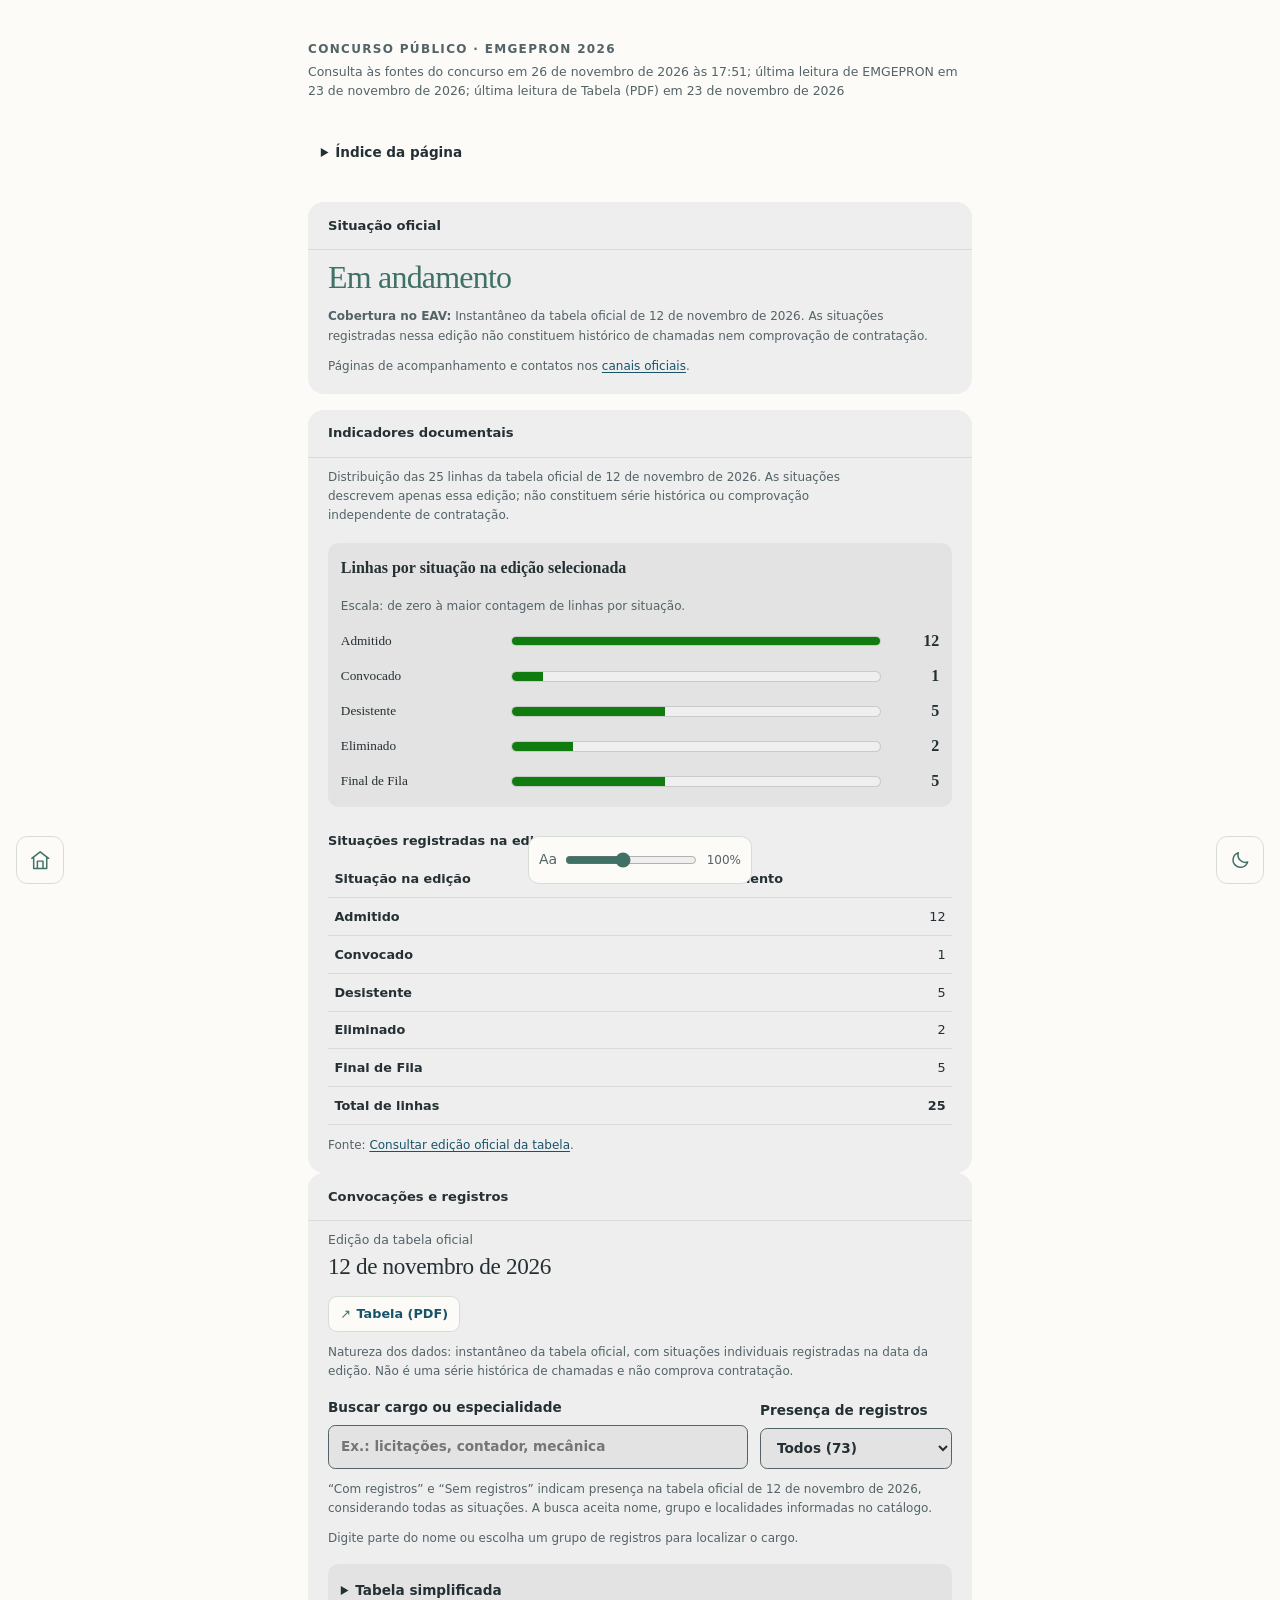
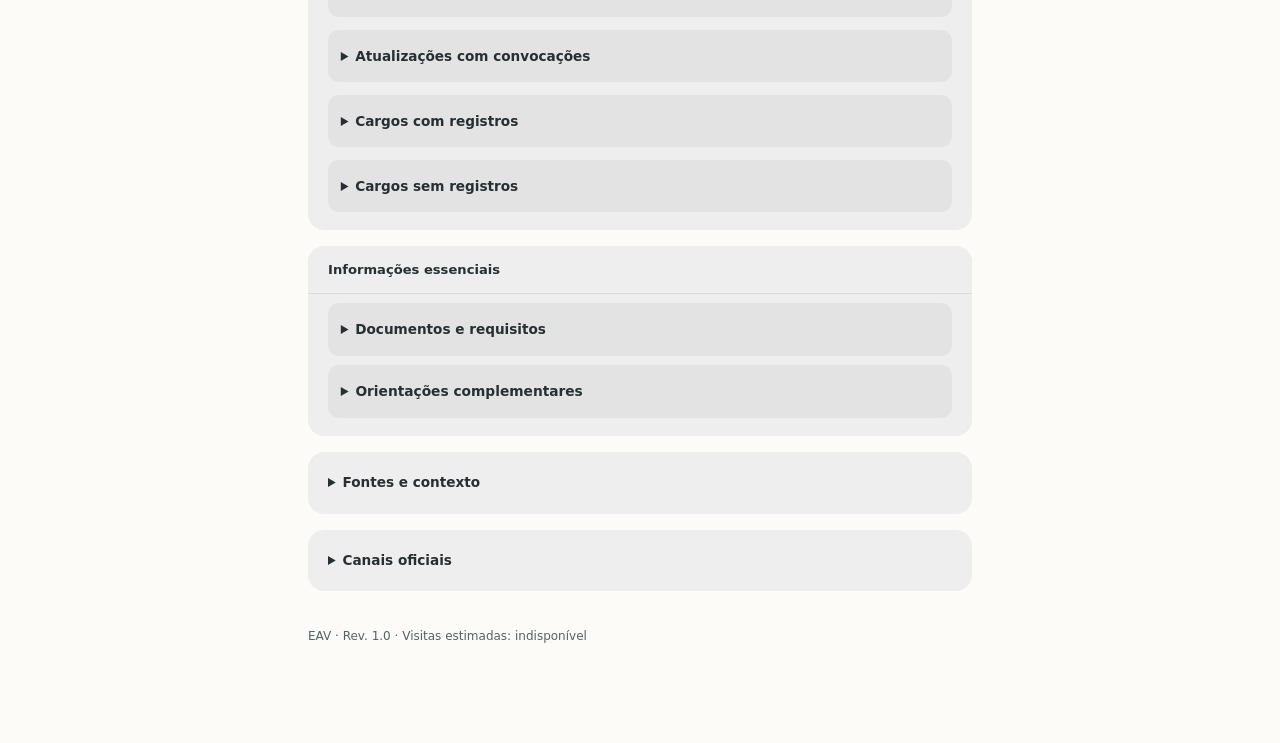
<file: concursos/emgepron/01-2026/index.html>
<!doctype html>
<html lang="pt-BR">
<head>
  <meta charset="utf-8">
  <meta name="viewport" content="width=device-width, initial-scale=1">
  <title>Concurso EMGEPRON 01/2026 — EAV</title>
  <link rel="canonical" href="https://eav.arguskepheus.com.br/concursos/emgepron/01-2026/">
  <meta property="og:title" content="Concurso EMGEPRON 01/2026 — EAV">
  <meta property="og:type" content="website">
  <meta property="og:url" content="https://eav.arguskepheus.com.br/concursos/emgepron/01-2026/">
  <meta property="og:site_name" content="EAV — Estado Atual Verificável">
  <meta property="og:locale" content="pt_BR">
  <meta property="og:description" content="Concurso EMGEPRON 01/2026: situação atual, convocações, cargos e documentos com fontes oficiais.">
  <meta property="og:image" content="https://eav.arguskepheus.com.br/assets/eav-share-v2.png">
  <meta property="og:image:secure_url" content="https://eav.arguskepheus.com.br/assets/eav-share-v2.png">
  <meta property="og:image:type" content="image/png">
  <meta property="og:image:width" content="1200">
  <meta property="og:image:height" content="630">
  <meta property="og:image:alt" content="Disquete de 3,5 polegadas em cinza-escuro, com obturador metálico e monograma AK.">
  <meta name="description" content="Concurso EMGEPRON 01/2026: situação atual, convocações, cargos e documentos com fontes oficiais.">
  <meta name="twitter:card" content="summary_large_image">
  <meta name="twitter:title" content="Concurso EMGEPRON 01/2026 — EAV">
  <meta name="twitter:description" content="Concurso EMGEPRON 01/2026: situação atual, convocações, cargos e documentos com fontes oficiais.">
  <meta name="twitter:image" content="https://eav.arguskepheus.com.br/assets/eav-share-v2.png">
  <meta name="twitter:image:alt" content="Disquete de 3,5 polegadas em cinza-escuro, com obturador metálico e monograma AK.">
  
  <link rel="stylesheet" href="/assets/site.css">
  <link rel="icon" href="/favicon.ico" type="image/x-icon" sizes="16x16 32x32 48x48">
  <link rel="icon" href="/assets/favicon-v1.png" type="image/png" sizes="32x32">
  <script src="/assets/page-controls.js" defer></script>
  <script src="/assets/metrics.js?v=5" defer></script>
</head>
<body>
  <main>
    
    <article class="reading-sections">
    <header class="case-heading">
      <h1>Concurso público · EMGEPRON 2026</h1>
      <p class="verification">Consulta às fontes do concurso em <time datetime="2026-11-26T20:51:14.880Z" title="Horário de Brasília">26 de novembro de 2026 às 17:51</time>; última leitura de EMGEPRON em <time datetime="2026-11-23">23 de novembro de 2026</time>; última leitura de Tabela (PDF) em <time datetime="2026-11-23">23 de novembro de 2026</time></p>
    </header>
    <details class="page-navigation"><summary>Índice da página</summary><nav aria-label="Seções do acompanhamento"><ul><li><a href="#entity-section-status">Situação oficial</a></li><li><a href="#entity-section-indicators">Indicadores documentais</a></li><li data-search-navigation hidden><a href="#entity-section-search">Buscar cargo ou especialidade</a></li><li><a href="#entity-section-table">Tabela simplificada</a></li><li><a href="#entity-section-history">Atualizações com convocações</a></li><li><a href="#entity-section-recorded">Cargos com registros</a></li><li><a href="#entity-section-unrecorded">Cargos sem registros</a></li><li><a href="#entity-section-documents">Documentos e requisitos</a></li><li><a href="#entity-section-sources">Fontes e contexto</a></li><li><a href="#entity-section-channels">Canais oficiais</a></li></ul></nav></details>
    <section class="current-summary">
      <h2 id="entity-section-status" data-section-target>Situação oficial</h2>
      <p class="status-value">Em andamento</p>
      
      <p class="context-note" data-coverage-summary><strong>Cobertura no EAV:</strong> Instantâneo da tabela oficial de <time datetime="2026-11-12">12 de novembro de 2026</time>. As situações registradas nessa edição não constituem histórico de chamadas nem comprovação de contratação.</p>
      <p class="context-note">Páginas de acompanhamento e contatos nos <a href="#entity-section-channels">canais oficiais</a>.</p>
      
    </section>
    <section class="analytics-panel" data-analytics-profile="snapshot"><h2 id="entity-section-indicators" data-section-target>Indicadores documentais</h2><p class="context-note">Distribuição das 25 linhas da tabela oficial de <time datetime="2026-11-12">12 de novembro de 2026</time>. As situações descrevem apenas essa edição; não constituem série histórica ou comprovação independente de contratação.</p><figure class="analytics-figure"><figcaption><strong>Linhas por situação na edição selecionada</strong><span class="context-note"> Escala: de zero à maior contagem de linhas por situação.</span></figcaption><ul class="analytics-bars"><li><span class="analytics-bar-label">Admitido</span><meter min="0" max="12" value="12" aria-label="12 linhas da edição em Admitido">12</meter><strong class="analytics-bar-count">12</strong></li><li><span class="analytics-bar-label">Convocado</span><meter min="0" max="12" value="1" aria-label="1 linhas da edição em Convocado">1</meter><strong class="analytics-bar-count">1</strong></li><li><span class="analytics-bar-label">Desistente</span><meter min="0" max="12" value="5" aria-label="5 linhas da edição em Desistente">5</meter><strong class="analytics-bar-count">5</strong></li><li><span class="analytics-bar-label">Eliminado</span><meter min="0" max="12" value="2" aria-label="2 linhas da edição em Eliminado">2</meter><strong class="analytics-bar-count">2</strong></li><li><span class="analytics-bar-label">Final de Fila</span><meter min="0" max="12" value="5" aria-label="5 linhas da edição em Final de Fila">5</meter><strong class="analytics-bar-count">5</strong></li></ul></figure><div class="analytics-table-scroll" role="region" tabindex="0" aria-label="Tabela equivalente das situações documentais"><table class="analytics-table"><caption>Situações registradas na edição de 2026-11-12</caption><thead><tr><th scope="col">Situação na edição</th><th scope="col">Linhas do documento</th></tr></thead><tbody><tr><th scope="row">Admitido</th><td class="num">12</td></tr><tr><th scope="row">Convocado</th><td class="num">1</td></tr><tr><th scope="row">Desistente</th><td class="num">5</td></tr><tr><th scope="row">Eliminado</th><td class="num">2</td></tr><tr><th scope="row">Final de Fila</th><td class="num">5</td></tr></tbody><tfoot><tr><th scope="row">Total de linhas</th><td class="num">25</td></tr></tfoot></table></div><p class="context-note">Fonte: <a href="https://www.emgepron.gov.br/sites/default/files/2026-11/Tabela%20de%20Candidatos%20Convocados_12_11_26.pdf">Consultar edição oficial da tabela</a>.</p></section>
    <section class="snapshot-summary" data-record-kind="snapshot">
      <h2>Convocações e registros</h2>
      <p class="value-label">Edição da tabela oficial</p>
      <p class="snapshot-date"><time datetime="2026-11-12">12 de novembro de 2026</time></p>
      <p class="source-links"><a class="source-link" href="https://www.emgepron.gov.br/sites/default/files/2026-11/Tabela%20de%20Candidatos%20Convocados_12_11_26.pdf" target="_blank" rel="noopener noreferrer" aria-label="Tabela (PDF): Tabela de Candidatos Convocados — atualizada em 12/11/2026 (abre em nova janela)" title="Tabela de Candidatos Convocados — atualizada em 12/11/2026"><span aria-hidden="true">↗</span>Tabela (PDF)</a></p>
      <p class="context-note" data-record-scope="snapshot">Natureza dos dados: instantâneo da tabela oficial, com situações individuais registradas na data da edição. Não é uma série histórica de chamadas e não comprova contratação.</p>
      <div class="occupation-search" role="search" aria-label="Busca no catálogo do concurso" id="entity-section-search" data-section-target hidden>
        <div class="occupation-search-controls">
          <label>Buscar cargo ou especialidade <input class="occupation-search-input" type="search" autocomplete="off" placeholder="Ex.: licitações, contador, mecânica"></label>
          <label>Presença de registros <select class="occupation-search-filter"><option value="all">Todos (73)</option><option value="recorded">Com registros (9)</option><option value="unrecorded">Sem registros (64)</option></select></label>
        </div>
        <p class="context-note">“Com registros” e “Sem registros” indicam presença na tabela oficial de <time datetime="2026-11-12">12 de novembro de 2026</time>, considerando todas as situações. A busca aceita nome, grupo e localidades informadas no catálogo.</p>
        <div class="occupation-search-feedback"><p class="context-note occupation-search-status" role="status" aria-live="polite"></p><button type="button" class="occupation-search-clear" hidden>Limpar busca e filtros</button></div>
        <ul class="occupation-search-results" aria-label="Resultados da busca" hidden></ul>
        <template class="occupation-search-index"><li data-recorded="true" data-contest=""><a href="#entity-analista-de-projetos-navais-advogado">Advogado</a><span class="search-context">Analista de Projetos Navais · Com registros</span><span class="search-preview">Tabela de <time datetime="2026-11-12">12 de novembro de 2026</time>: 1 registros; 0 em situação “Convocado”.</span></li><li data-recorded="false" data-contest=""><a href="#entity-analista-de-projetos-navais-agente-de-manobras">Agente de Manobras</a><span class="search-context">Analista de Projetos Navais · Sem registros</span><span class="search-preview">Sem registros incorporados ao EAV. Isso não comprova ausência de convocação ou contratação.</span></li><li data-recorded="false" data-contest=""><a href="#entity-tecnico-de-projetos-navais-almoxarife">Almoxarife</a><span class="search-context">Técnico de Projetos Navais · Sem registros</span><span class="search-preview">Sem registros incorporados ao EAV. Isso não comprova ausência de convocação ou contratação.</span></li><li data-recorded="true" data-contest=""><a href="#entity-analista-de-projetos-navais-analista-de-administracao">Analista de Administração</a><span class="search-context">Analista de Projetos Navais · Com registros</span><span class="search-preview">Tabela de <time datetime="2026-11-12">12 de novembro de 2026</time>: 1 registros; 0 em situação “Convocado”.</span></li><li data-recorded="false" data-contest=""><a href="#entity-analista-de-projetos-navais-analista-de-recursos-humanos">Analista de Recursos Humanos</a><span class="search-context">Analista de Projetos Navais · Sem registros</span><span class="search-preview">Sem registros incorporados ao EAV. Isso não comprova ausência de convocação ou contratação.</span></li><li data-recorded="false" data-contest=""><a href="#entity-analista-de-projetos-navais-analista-de-recursos-humanos-assistente-social">Analista de Recursos Humanos (Assistente Social)</a><span class="search-context">Analista de Projetos Navais · Sem registros</span><span class="search-preview">Sem registros incorporados ao EAV. Isso não comprova ausência de convocação ou contratação.</span></li><li data-recorded="true" data-contest=""><a href="#entity-analista-de-projetos-navais-analista-de-recursos-humanos-folha-de-pagamento">Analista de Recursos Humanos (Folha de Pagamento)</a><span class="search-context">Analista de Projetos Navais · Com registros</span><span class="search-preview">Tabela de <time datetime="2026-11-12">12 de novembro de 2026</time>: 1 registros; 0 em situação “Convocado”.</span></li><li data-recorded="false" data-contest=""><a href="#entity-analista-de-projetos-navais-analista-de-sistemas-desenvolvimento-de-sistemas">Analista de Sistemas (Desenvolvimento de Sistemas)</a><span class="search-context">Analista de Projetos Navais · Sem registros</span><span class="search-preview">Sem registros incorporados ao EAV. Isso não comprova ausência de convocação ou contratação.</span></li><li data-recorded="false" data-contest=""><a href="#entity-analista-de-projetos-navais-analista-tecnico-arquivista">Analista Técnico (Arquivista)</a><span class="search-context">Analista de Projetos Navais · Sem registros</span><span class="search-preview">Sem registros incorporados ao EAV. Isso não comprova ausência de convocação ou contratação.</span></li><li data-recorded="false" data-contest=""><a href="#entity-analista-de-projetos-navais-analista-tecnico-financas">Analista Técnico (Finanças)</a><span class="search-context">Analista de Projetos Navais · Sem registros</span><span class="search-preview">Sem registros incorporados ao EAV. Isso não comprova ausência de convocação ou contratação.</span></li><li data-recorded="false" data-contest=""><a href="#entity-analista-de-projetos-navais-analista-tecnico-gerenciamento-de-portifolio">Analista Técnico (Gerenciamento de Portifólio)</a><span class="search-context">Analista de Projetos Navais · Sem registros</span><span class="search-preview">Sem registros incorporados ao EAV. Isso não comprova ausência de convocação ou contratação.</span></li><li data-recorded="false" data-contest=""><a href="#entity-analista-de-projetos-navais-analista-tecnico-gestao-do-conhecimento">Analista Técnico (Gestão do Conhecimento)</a><span class="search-context">Analista de Projetos Navais · Sem registros</span><span class="search-preview">Sem registros incorporados ao EAV. Isso não comprova ausência de convocação ou contratação.</span></li><li data-recorded="false" data-contest=""><a href="#entity-analista-de-projetos-navais-analista-tecnico-gestao">Analista Técnico (Gestão)</a><span class="search-context">Analista de Projetos Navais · Sem registros</span><span class="search-preview">Sem registros incorporados ao EAV. Isso não comprova ausência de convocação ou contratação.</span></li><li data-recorded="false" data-contest=""><a href="#entity-analista-de-projetos-navais-analista-tecnico-licitacoes-e-contratos">Analista Técnico (Licitações e Contratos)</a><span class="search-context">Analista de Projetos Navais · Sem registros</span><span class="search-preview">Sem registros incorporados ao EAV. Isso não comprova ausência de convocação ou contratação.</span></li><li data-recorded="false" data-contest=""><a href="#entity-analista-de-projetos-navais-analista-tecnico-nuclear">Analista Técnico (Nuclear)</a><span class="search-context">Analista de Projetos Navais · Sem registros</span><span class="search-preview">Sem registros incorporados ao EAV. Isso não comprova ausência de convocação ou contratação.</span></li><li data-recorded="false" data-contest=""><a href="#entity-analista-de-projetos-navais-analista-tecnico-rede-de-computadores-suporte-tecnico">Analista Técnico (Rede de Computadores/Suporte Técnico)</a><span class="search-context">Analista de Projetos Navais · Sem registros</span><span class="search-preview">Sem registros incorporados ao EAV. Isso não comprova ausência de convocação ou contratação.</span></li><li data-recorded="false" data-contest=""><a href="#entity-analista-de-projetos-navais-analista-tecnico-seguranca-da-informacao">Analista Técnico (Segurança da Informação)</a><span class="search-context">Analista de Projetos Navais · Sem registros</span><span class="search-preview">Sem registros incorporados ao EAV. Isso não comprova ausência de convocação ou contratação.</span></li><li data-recorded="false" data-contest=""><a href="#entity-analista-de-projetos-navais-arquiteto">Arquiteto</a><span class="search-context">Analista de Projetos Navais · Sem registros</span><span class="search-preview">Sem registros incorporados ao EAV. Isso não comprova ausência de convocação ou contratação.</span></li><li data-recorded="true" data-contest=""><a href="#entity-tecnico-de-projetos-navais-assistente-administrativo-administracao">Assistente Administrativo (Administração)</a><span class="search-context">Técnico de Projetos Navais · Com registros</span><span class="search-preview">Tabela de <time datetime="2026-11-12">12 de novembro de 2026</time>: 6 registros; 0 em situação “Convocado”.</span></li><li data-recorded="false" data-contest=""><a href="#entity-tecnico-de-projetos-navais-assistente-administrativo-licitacoes">Assistente Administrativo (Licitações)</a><span class="search-context">Técnico de Projetos Navais · Sem registros</span><span class="search-preview">Sem registros incorporados ao EAV. Isso não comprova ausência de convocação ou contratação.</span></li><li data-recorded="false" data-contest=""><a href="#entity-tecnico-de-projetos-navais-assistente-administrativo-material">Assistente Administrativo (Material)</a><span class="search-context">Técnico de Projetos Navais · Sem registros</span><span class="search-preview">Sem registros incorporados ao EAV. Isso não comprova ausência de convocação ou contratação.</span></li><li data-recorded="false" data-contest=""><a href="#entity-analista-de-projetos-navais-biologo">Biólogo</a><span class="search-context">Analista de Projetos Navais · Sem registros</span><span class="search-preview">Sem registros incorporados ao EAV. Isso não comprova ausência de convocação ou contratação.</span></li><li data-recorded="true" data-contest=""><a href="#entity-analista-de-projetos-navais-contador">Contador</a><span class="search-context">Analista de Projetos Navais · Com registros</span><span class="search-preview">Tabela de <time datetime="2026-11-12">12 de novembro de 2026</time>: 6 registros; 1 em situação “Convocado”.</span></li><li data-recorded="true" data-contest=""><a href="#entity-analista-de-projetos-navais-contador-tributos">Contador (Tributos)</a><span class="search-context">Analista de Projetos Navais · Com registros</span><span class="search-preview">Tabela de <time datetime="2026-11-12">12 de novembro de 2026</time>: 5 registros; 0 em situação “Convocado”.</span></li><li data-recorded="false" data-contest=""><a href="#entity-analista-de-projetos-navais-enfermeiro">Enfermeiro</a><span class="search-context">Analista de Projetos Navais · Sem registros</span><span class="search-preview">Sem registros incorporados ao EAV. Isso não comprova ausência de convocação ou contratação.</span></li><li data-recorded="false" data-contest=""><a href="#entity-analista-de-projetos-navais-engenheiro-de-planejamento-e-controle">Engenheiro de (Planejamento e Controle)</a><span class="search-context">Analista de Projetos Navais · Sem registros</span><span class="search-preview">Sem registros incorporados ao EAV. Isso não comprova ausência de convocação ou contratação.</span></li><li data-recorded="true" data-contest="" data-search-aliases="Engenheiro Civil"><a href="#entity-analista-de-projetos-navais-engenheiro-de-civil">Engenheiro de Civil</a><span class="search-context">Analista de Projetos Navais · Com registros</span><span class="search-preview">Tabela de <time datetime="2026-11-12">12 de novembro de 2026</time>: 1 registros; 0 em situação “Convocado”.</span></li><li data-recorded="false" data-contest=""><a href="#entity-analista-de-projetos-navais-engenheiro-de-controle-e-automacao">Engenheiro de Controle e Automação</a><span class="search-context">Analista de Projetos Navais · Sem registros</span><span class="search-preview">Sem registros incorporados ao EAV. Isso não comprova ausência de convocação ou contratação.</span></li><li data-recorded="false" data-contest=""><a href="#entity-analista-de-projetos-navais-engenheiro-de-producao">Engenheiro de Produção</a><span class="search-context">Analista de Projetos Navais · Sem registros</span><span class="search-preview">Sem registros incorporados ao EAV. Isso não comprova ausência de convocação ou contratação.</span></li><li data-recorded="false" data-contest=""><a href="#entity-analista-de-projetos-navais-engenheiro-de-seguranca-do-trabalho">Engenheiro de Segurança do Trabalho</a><span class="search-context">Analista de Projetos Navais · Sem registros</span><span class="search-preview">Sem registros incorporados ao EAV. Isso não comprova ausência de convocação ou contratação.</span></li><li data-recorded="false" data-contest=""><a href="#entity-analista-de-projetos-navais-engenheiro-eletricista">Engenheiro Eletricista</a><span class="search-context">Analista de Projetos Navais · Sem registros</span><span class="search-preview">Sem registros incorporados ao EAV. Isso não comprova ausência de convocação ou contratação.</span></li><li data-recorded="true" data-contest=""><a href="#entity-analista-de-projetos-navais-engenheiro-eletronico">Engenheiro Eletrônico</a><span class="search-context">Analista de Projetos Navais · Com registros</span><span class="search-preview">Tabela de <time datetime="2026-11-12">12 de novembro de 2026</time>: 3 registros; 0 em situação “Convocado”.</span></li><li data-recorded="true" data-contest=""><a href="#entity-analista-de-projetos-navais-engenheiro-mecanico-construcao-naval">Engenheiro Mecânico (Construção Naval)</a><span class="search-context">Analista de Projetos Navais · Com registros</span><span class="search-preview">Tabela de <time datetime="2026-11-12">12 de novembro de 2026</time>: 1 registros; 0 em situação “Convocado”.</span></li><li data-recorded="false" data-contest=""><a href="#entity-analista-de-projetos-navais-engenheiro-mecatronico">Engenheiro Mecatrônico</a><span class="search-context">Analista de Projetos Navais · Sem registros</span><span class="search-preview">Sem registros incorporados ao EAV. Isso não comprova ausência de convocação ou contratação.</span></li><li data-recorded="false" data-contest=""><a href="#entity-analista-de-projetos-navais-engenheiro-naval">Engenheiro Naval</a><span class="search-context">Analista de Projetos Navais · Sem registros</span><span class="search-preview">Sem registros incorporados ao EAV. Isso não comprova ausência de convocação ou contratação.</span></li><li data-recorded="false" data-contest=""><a href="#entity-analista-de-projetos-navais-engenheiro-quimico">Engenheiro Químico</a><span class="search-context">Analista de Projetos Navais · Sem registros</span><span class="search-preview">Sem registros incorporados ao EAV. Isso não comprova ausência de convocação ou contratação.</span></li><li data-recorded="false" data-contest=""><a href="#entity-analista-de-projetos-navais-farmaceutico">Farmacêutico</a><span class="search-context">Analista de Projetos Navais · Sem registros</span><span class="search-preview">Sem registros incorporados ao EAV. Isso não comprova ausência de convocação ou contratação.</span></li><li data-recorded="false" data-contest=""><a href="#entity-analista-de-projetos-navais-fisico-medico">Físico Médico</a><span class="search-context">Analista de Projetos Navais · Sem registros</span><span class="search-preview">Sem registros incorporados ao EAV. Isso não comprova ausência de convocação ou contratação.</span></li><li data-recorded="false" data-contest=""><a href="#entity-analista-de-projetos-navais-fisioterapeuta">Fisioterapeuta</a><span class="search-context">Analista de Projetos Navais · Sem registros</span><span class="search-preview">Sem registros incorporados ao EAV. Isso não comprova ausência de convocação ou contratação.</span></li><li data-recorded="false" data-contest=""><a href="#entity-analista-de-projetos-navais-medico-anestesiologista">Médico Anestesiologista</a><span class="search-context">Analista de Projetos Navais · Sem registros</span><span class="search-preview">Sem registros incorporados ao EAV. Isso não comprova ausência de convocação ou contratação.</span></li><li data-recorded="false" data-contest=""><a href="#entity-analista-de-projetos-navais-medico-dermatopatologista">Médico Dermatopatologista</a><span class="search-context">Analista de Projetos Navais · Sem registros</span><span class="search-preview">Sem registros incorporados ao EAV. Isso não comprova ausência de convocação ou contratação.</span></li><li data-recorded="false" data-contest=""><a href="#entity-analista-de-projetos-navais-medico-do-trabalho">Médico do Trabalho</a><span class="search-context">Analista de Projetos Navais · Sem registros</span><span class="search-preview">Sem registros incorporados ao EAV. Isso não comprova ausência de convocação ou contratação.</span></li><li data-recorded="false" data-contest=""><a href="#entity-analista-de-projetos-navais-medico-fisiatra">Médico Fisiatra</a><span class="search-context">Analista de Projetos Navais · Sem registros</span><span class="search-preview">Sem registros incorporados ao EAV. Isso não comprova ausência de convocação ou contratação.</span></li><li data-recorded="false" data-contest=""><a href="#entity-analista-de-projetos-navais-medico-gastroenterologista">Médico Gastroenterologista</a><span class="search-context">Analista de Projetos Navais · Sem registros</span><span class="search-preview">Sem registros incorporados ao EAV. Isso não comprova ausência de convocação ou contratação.</span></li><li data-recorded="false" data-contest=""><a href="#entity-analista-de-projetos-navais-medico-hematologista">Médico Hematologista</a><span class="search-context">Analista de Projetos Navais · Sem registros</span><span class="search-preview">Sem registros incorporados ao EAV. Isso não comprova ausência de convocação ou contratação.</span></li><li data-recorded="false" data-contest=""><a href="#entity-analista-de-projetos-navais-medico-nefologista">Médico Nefologista</a><span class="search-context">Analista de Projetos Navais · Sem registros</span><span class="search-preview">Sem registros incorporados ao EAV. Isso não comprova ausência de convocação ou contratação.</span></li><li data-recorded="false" data-contest=""><a href="#entity-analista-de-projetos-navais-medico-oncologista">Médico Oncologista</a><span class="search-context">Analista de Projetos Navais · Sem registros</span><span class="search-preview">Sem registros incorporados ao EAV. Isso não comprova ausência de convocação ou contratação.</span></li><li data-recorded="false" data-contest=""><a href="#entity-analista-de-projetos-navais-medico-radiologista-intervencionista">Médico Radiologista Intervencionista</a><span class="search-context">Analista de Projetos Navais · Sem registros</span><span class="search-preview">Sem registros incorporados ao EAV. Isso não comprova ausência de convocação ou contratação.</span></li><li data-recorded="false" data-contest=""><a href="#entity-analista-de-projetos-navais-medico-radioterapeuta">Médico Radioterapeuta</a><span class="search-context">Analista de Projetos Navais · Sem registros</span><span class="search-preview">Sem registros incorporados ao EAV. Isso não comprova ausência de convocação ou contratação.</span></li><li data-recorded="false" data-contest=""><a href="#entity-analista-de-projetos-navais-nutricionista">Nutricionista</a><span class="search-context">Analista de Projetos Navais · Sem registros</span><span class="search-preview">Sem registros incorporados ao EAV. Isso não comprova ausência de convocação ou contratação.</span></li><li data-recorded="false" data-contest=""><a href="#entity-analista-de-projetos-navais-oceonografo">Oceonógrafo</a><span class="search-context">Analista de Projetos Navais · Sem registros</span><span class="search-preview">Sem registros incorporados ao EAV. Isso não comprova ausência de convocação ou contratação.</span></li><li data-recorded="false" data-contest=""><a href="#entity-analista-de-projetos-navais-quimico-laboratorio-farmaceutico-suporte-analitico">Químico (Laboratório Farmacêutico – Suporte Analítico)</a><span class="search-context">Analista de Projetos Navais · Sem registros</span><span class="search-preview">Sem registros incorporados ao EAV. Isso não comprova ausência de convocação ou contratação.</span></li><li data-recorded="false" data-contest=""><a href="#entity-tecnico-de-projetos-navais-supervisor-de-seguranca">Supervisor de Segurança</a><span class="search-context">Técnico de Projetos Navais · Sem registros</span><span class="search-preview">Sem registros incorporados ao EAV. Isso não comprova ausência de convocação ou contratação.</span></li><li data-recorded="false" data-contest=""><a href="#entity-tecnico-de-projetos-navais-tecnico-de-analises-clinicas">Técnico de Análises Clínicas</a><span class="search-context">Técnico de Projetos Navais · Sem registros</span><span class="search-preview">Sem registros incorporados ao EAV. Isso não comprova ausência de convocação ou contratação.</span></li><li data-recorded="false" data-contest=""><a href="#entity-tecnico-de-projetos-navais-tecnico-de-comissionamento">Técnico de Comissionamento</a><span class="search-context">Técnico de Projetos Navais · Sem registros</span><span class="search-preview">Sem registros incorporados ao EAV. Isso não comprova ausência de convocação ou contratação.</span></li><li data-recorded="false" data-contest=""><a href="#entity-tecnico-de-projetos-navais-tecnico-de-contabilidade">Técnico de Contabilidade</a><span class="search-context">Técnico de Projetos Navais · Sem registros</span><span class="search-preview">Sem registros incorporados ao EAV. Isso não comprova ausência de convocação ou contratação.</span></li><li data-recorded="false" data-contest=""><a href="#entity-tecnico-de-projetos-navais-tecnico-de-informatica">Técnico de Informática</a><span class="search-context">Técnico de Projetos Navais · Sem registros</span><span class="search-preview">Sem registros incorporados ao EAV. Isso não comprova ausência de convocação ou contratação.</span></li><li data-recorded="false" data-contest=""><a href="#entity-tecnico-de-projetos-navais-tecnico-de-instrumentacao">Técnico de Instrumentação</a><span class="search-context">Técnico de Projetos Navais · Sem registros</span><span class="search-preview">Sem registros incorporados ao EAV. Isso não comprova ausência de convocação ou contratação.</span></li><li data-recorded="false" data-contest=""><a href="#entity-tecnico-de-projetos-navais-tecnico-de-laboratorio">Técnico de Laboratório</a><span class="search-context">Técnico de Projetos Navais · Sem registros</span><span class="search-preview">Sem registros incorporados ao EAV. Isso não comprova ausência de convocação ou contratação.</span></li><li data-recorded="false" data-contest=""><a href="#entity-tecnico-de-projetos-navais-tecnico-de-seguranca-do-trabalho">Técnico de Segurança do Trabalho</a><span class="search-context">Técnico de Projetos Navais · Sem registros</span><span class="search-preview">Sem registros incorporados ao EAV. Isso não comprova ausência de convocação ou contratação.</span></li><li data-recorded="false" data-contest=""><a href="#entity-tecnico-de-projetos-navais-tecnico-em-eletricidade">Técnico em Eletricidade</a><span class="search-context">Técnico de Projetos Navais · Sem registros</span><span class="search-preview">Sem registros incorporados ao EAV. Isso não comprova ausência de convocação ou contratação.</span></li><li data-recorded="false" data-contest=""><a href="#entity-tecnico-de-projetos-navais-tecnico-em-eletronica">Técnico em Eletrônica</a><span class="search-context">Técnico de Projetos Navais · Sem registros</span><span class="search-preview">Sem registros incorporados ao EAV. Isso não comprova ausência de convocação ou contratação.</span></li><li data-recorded="false" data-contest=""><a href="#entity-tecnico-de-projetos-navais-tecnico-em-eletrotecnica">Técnico em Eletrotécnica</a><span class="search-context">Técnico de Projetos Navais · Sem registros</span><span class="search-preview">Sem registros incorporados ao EAV. Isso não comprova ausência de convocação ou contratação.</span></li><li data-recorded="false" data-contest=""><a href="#entity-tecnico-de-projetos-navais-tecnico-em-enfermagem">Técnico em Enfermagem</a><span class="search-context">Técnico de Projetos Navais · Sem registros</span><span class="search-preview">Sem registros incorporados ao EAV. Isso não comprova ausência de convocação ou contratação.</span></li><li data-recorded="false" data-contest=""><a href="#entity-tecnico-de-projetos-navais-tecnico-em-farmacia">Técnico em Farmácia</a><span class="search-context">Técnico de Projetos Navais · Sem registros</span><span class="search-preview">Sem registros incorporados ao EAV. Isso não comprova ausência de convocação ou contratação.</span></li><li data-recorded="false" data-contest=""><a href="#entity-tecnico-de-projetos-navais-tecnico-em-mecanica">Técnico em Mecânica</a><span class="search-context">Técnico de Projetos Navais · Sem registros</span><span class="search-preview">Sem registros incorporados ao EAV. Isso não comprova ausência de convocação ou contratação.</span></li><li data-recorded="false" data-contest=""><a href="#entity-tecnico-de-projetos-navais-tecnico-em-qualidade">Técnico em Qualidade</a><span class="search-context">Técnico de Projetos Navais · Sem registros</span><span class="search-preview">Sem registros incorporados ao EAV. Isso não comprova ausência de convocação ou contratação.</span></li><li data-recorded="false" data-contest=""><a href="#entity-tecnico-de-projetos-navais-tecnico-em-quimica">Técnico em Química</a><span class="search-context">Técnico de Projetos Navais · Sem registros</span><span class="search-preview">Sem registros incorporados ao EAV. Isso não comprova ausência de convocação ou contratação.</span></li><li data-recorded="false" data-contest=""><a href="#entity-tecnico-de-projetos-navais-tecnico-em-radiologia">Técnico em Radiologia</a><span class="search-context">Técnico de Projetos Navais · Sem registros</span><span class="search-preview">Sem registros incorporados ao EAV. Isso não comprova ausência de convocação ou contratação.</span></li><li data-recorded="false" data-contest=""><a href="#entity-tecnico-de-projetos-navais-tecnico-em-secretariado">Técnico em Secretariado</a><span class="search-context">Técnico de Projetos Navais · Sem registros</span><span class="search-preview">Sem registros incorporados ao EAV. Isso não comprova ausência de convocação ou contratação.</span></li><li data-recorded="false" data-contest=""><a href="#entity-tecnico-de-projetos-navais-tecnico-em-tubulacoes">Técnico em Tubulações</a><span class="search-context">Técnico de Projetos Navais · Sem registros</span><span class="search-preview">Sem registros incorporados ao EAV. Isso não comprova ausência de convocação ou contratação.</span></li><li data-recorded="false" data-contest=""><a href="#entity-tecnico-de-projetos-navais-tecnico-industrial-estruturas">Técnico Industrial Estruturas</a><span class="search-context">Técnico de Projetos Navais · Sem registros</span><span class="search-preview">Sem registros incorporados ao EAV. Isso não comprova ausência de convocação ou contratação.</span></li><li data-recorded="false" data-contest=""><a href="#entity-tecnico-de-projetos-navais-tecnico-projetista-mecanico">Técnico Projetista Mecânico</a><span class="search-context">Técnico de Projetos Navais · Sem registros</span><span class="search-preview">Sem registros incorporados ao EAV. Isso não comprova ausência de convocação ou contratação.</span></li></template>
      </div>
      <details class="convocation-sample">
        <summary id="entity-section-table" data-section-target>Tabela simplificada</summary>
        <p class="context-note">25 registros do documento de <time datetime="2026-11-12">12 de novembro de 2026</time>; uma linha por candidato, sem nomes. Classificação Geral indica a posição individual no cargo.</p>
        <p class="context-note">A data de atualização do snapshot não deve ser interpretada como data individual de convocação de cada candidato.</p>
        <p class="table-legend"><span>Situação na tabela:</span> <span class="situation situation-admitido">Admitido</span> <span class="situation situation-desistente">Desistente</span> <span class="situation situation-final-de-fila">Final de Fila</span> <span class="situation situation-convocado">Convocado</span> <span class="situation situation-eliminado">Eliminado</span></p>
        <p class="context-note table-scroll-hint">Deslize dentro da tabela para ver os demais registros e, se necessário, para os lados. Teclado: Tab até a tabela; use as setas.</p>
        <div class="convocation-table-scroll" role="region" tabindex="0" aria-label="Tabela individual de convocações">
          <table class="convocation-table convocation-groups">
            <thead><tr><th scope="col">Cargo</th><th scope="col" class="num">Classificação Geral</th><th scope="col">Situação</th></tr></thead>
            <tbody><tr><th scope="rowgroup">Advogado</th><td class="num">1</td><td><span class="situation situation-admitido">Admitido</span></td></tr></tbody><tbody><tr><th scope="rowgroup" rowspan="6">Contador</th><td class="num">1</td><td><span class="situation situation-desistente">Desistente</span></td></tr><tr><td class="num">2</td><td><span class="situation situation-desistente">Desistente</span></td></tr><tr><td class="num">3</td><td><span class="situation situation-admitido">Admitido</span></td></tr><tr><td class="num">4</td><td><span class="situation situation-final-de-fila">Final de Fila</span></td></tr><tr><td class="num">5</td><td><span class="situation situation-final-de-fila">Final de Fila</span></td></tr><tr><td class="num">6</td><td><span class="situation situation-convocado">Convocado</span></td></tr></tbody><tbody><tr><th scope="rowgroup">Analista de Administração</th><td class="num">1</td><td><span class="situation situation-admitido">Admitido</span></td></tr></tbody><tbody><tr><th scope="rowgroup">Analista de Recursos Humanos (Folha de Pagamento)</th><td class="num">1</td><td><span class="situation situation-admitido">Admitido</span></td></tr></tbody><tbody><tr><th scope="rowgroup" rowspan="5">Contador (Tributos)</th><td class="num">1</td><td><span class="situation situation-desistente">Desistente</span></td></tr><tr><td class="num">2</td><td><span class="situation situation-desistente">Desistente</span></td></tr><tr><td class="num">3</td><td><span class="situation situation-final-de-fila">Final de Fila</span></td></tr><tr><td class="num">4</td><td><span class="situation situation-admitido">Admitido</span></td></tr><tr><td class="num">5</td><td><span class="situation situation-admitido">Admitido</span></td></tr></tbody><tbody><tr><th scope="rowgroup" rowspan="3">Engenheiro Eletrônico</th><td class="num">1</td><td><span class="situation situation-final-de-fila">Final de Fila</span></td></tr><tr><td class="num">2</td><td><span class="situation situation-eliminado">Eliminado</span></td></tr><tr><td class="num">3</td><td><span class="situation situation-admitido">Admitido</span></td></tr></tbody><tbody><tr><th scope="rowgroup">Engenheiro Civil</th><td class="num">1</td><td><span class="situation situation-admitido">Admitido</span></td></tr></tbody><tbody><tr><th scope="rowgroup">Engenheiro Mecânico (Construção Naval)</th><td class="num">1</td><td><span class="situation situation-admitido">Admitido</span></td></tr></tbody><tbody><tr><th scope="rowgroup" rowspan="6">Assistente Administrativo (Administração)</th><td class="num">1</td><td><span class="situation situation-desistente">Desistente</span></td></tr><tr><td class="num">2</td><td><span class="situation situation-admitido">Admitido</span></td></tr><tr><td class="num">3</td><td><span class="situation situation-final-de-fila">Final de Fila</span></td></tr><tr><td class="num">4</td><td><span class="situation situation-eliminado">Eliminado</span></td></tr><tr><td class="num">5</td><td><span class="situation situation-admitido">Admitido</span></td></tr><tr><td class="num">12</td><td><span class="situation situation-admitido">Admitido</span></td></tr></tbody>
          </table>
        </div>
        <p class="context-note">Para nomes, concorrência e outros detalhes, consulte a tabela oficial.</p>
      </details>
      <details class="convocation-history">
        <summary id="entity-section-history" data-section-target>Atualizações com convocações</summary>
        <p class="context-note">Datas de atualização da lista com convocações; a procedência de cada data aparece no registro. Não são datas individuais de convocação. Intervalos em dias corridos, sem previsão de novas chamadas.</p>
        <ol class="convocation-history-list"><li>
          <span class="history-index" aria-hidden="true">01</span>
          <div class="history-event"><span class="history-label">1ª atualização</span><time datetime="2026-07-27">27 de julho de 2026</time>
            <span class="history-gap">Primeiro registro</span>
            <span class="provenance-note">Anotação do responsável · registrada em <time datetime="2026-10-16">16 de outubro de 2026</time></span></div>
        </li><li>
          <span class="history-index" aria-hidden="true">02</span>
          <div class="history-event"><span class="history-label">2ª atualização</span><time datetime="2026-08-13">13 de agosto de 2026</time>
            <span class="history-gap">17 dias após a anterior</span>
            <span class="provenance-note">Anotação do responsável · registrada em <time datetime="2026-10-16">16 de outubro de 2026</time></span></div>
        </li><li>
          <span class="history-index" aria-hidden="true">03</span>
          <div class="history-event"><span class="history-label">3ª atualização</span><time datetime="2026-09-15">15 de setembro de 2026</time>
            <span class="history-gap">33 dias após a anterior</span>
            <span class="provenance-note">Anotação do responsável · registrada em <time datetime="2026-10-16">16 de outubro de 2026</time></span></div>
        </li><li>
          <span class="history-index" aria-hidden="true">04</span>
          <div class="history-event"><span class="history-label">4ª atualização</span><time datetime="2026-10-15">15 de outubro de 2026</time>
            <span class="history-gap">30 dias após a anterior</span>
            <span class="provenance-note">Anotação do responsável · registrada em <time datetime="2026-10-16">16 de outubro de 2026</time></span></div>
        </li><li>
          <span class="history-index" aria-hidden="true">05</span>
          <div class="history-event"><span class="history-label">5ª atualização</span><time datetime="2026-11-12">12 de novembro de 2026</time>
            <span class="history-gap">28 dias após a anterior</span>
            <span class="provenance-note"><a href="https://www.emgepron.gov.br/sites/default/files/2026-11/Tabela%20de%20Candidatos%20Convocados_12_11_26.pdf">Documento oficial</a> · registrada em <time datetime="2026-11-13">13 de novembro de 2026</time></span></div>
        </li></ol>
      </details>
      <details class="convocation-summary">
        <summary id="entity-section-recorded" data-section-target>Cargos com registros</summary>
        <p class="context-note">9 de 73 cargos/especialidades presentes na tabela oficial de <time datetime="2026-11-12">12 de novembro de 2026</time>, em qualquer situação. A presença nesta lista não comprova nomeação ou contratação.</p>
        <p class="context-note">Agrupados por cargo ou grupo do edital, com nomes em ordem alfabética. Os números entre parênteses nos grupos contam itens do catálogo, não pessoas.</p>
        <details class="occupation-group"><summary>Técnico de Projetos Navais <span class="occupation-count" aria-hidden="true" title="1 itens do catálogo">(1)</span></summary>
          <ul class="occupation-list"><li id="entity-tecnico-de-projetos-navais-assistente-administrativo-administracao" class="occupation-target" data-occupation-target data-occupation="tecnico-de-projetos-navais-assistente-administrativo-administracao" title="Assistente Administrativo (Administração)"><span class="occupation-name">Assistente Administrativo (Administração)</span><dl class="occupation-metrics"><div><dt>Registros nesta tabela</dt><dd>6</dd></div><div><dt>Em situação “Convocado”</dt><dd>0</dd></div></dl></li></ul></details><details class="occupation-group"><summary>Analista de Projetos Navais <span class="occupation-count" aria-hidden="true" title="8 itens do catálogo">(8)</span></summary>
          <ul class="occupation-list"><li id="entity-analista-de-projetos-navais-advogado" class="occupation-target" data-occupation-target data-occupation="analista-de-projetos-navais-advogado" title="Advogado"><span class="occupation-name">Advogado</span><dl class="occupation-metrics"><div><dt>Registros nesta tabela</dt><dd>1</dd></div><div><dt>Em situação “Convocado”</dt><dd>0</dd></div></dl></li><li><details class="occupation-family"><summary>Analista <span class="occupation-count" aria-hidden="true" title="2 itens do catálogo">(2)</span></summary><ul class="occupation-specialties"><li id="entity-analista-de-projetos-navais-analista-de-administracao" class="occupation-target" data-occupation-target data-occupation="analista-de-projetos-navais-analista-de-administracao" title="Analista de Administração"><span class="occupation-name">Administração</span><dl class="occupation-metrics"><div><dt>Registros nesta tabela</dt><dd>1</dd></div><div><dt>Em situação “Convocado”</dt><dd>0</dd></div></dl></li><li id="entity-analista-de-projetos-navais-analista-de-recursos-humanos-folha-de-pagamento" class="occupation-target" data-occupation-target data-occupation="analista-de-projetos-navais-analista-de-recursos-humanos-folha-de-pagamento" title="Analista de Recursos Humanos (Folha de Pagamento)"><span class="occupation-name">Recursos Humanos (Folha de Pagamento)</span><dl class="occupation-metrics"><div><dt>Registros nesta tabela</dt><dd>1</dd></div><div><dt>Em situação “Convocado”</dt><dd>0</dd></div></dl></li></ul></details></li><li><details class="occupation-family"><summary>Contador <span class="occupation-count" aria-hidden="true" title="2 itens do catálogo">(2)</span></summary><ul class="occupation-specialties"><li id="entity-analista-de-projetos-navais-contador" class="occupation-target" data-occupation-target data-occupation="analista-de-projetos-navais-contador" title="Contador"><span class="occupation-name">Contador</span><dl class="occupation-metrics"><div><dt>Registros nesta tabela</dt><dd>6</dd></div><div><dt>Em situação “Convocado”</dt><dd>1</dd></div></dl></li><li id="entity-analista-de-projetos-navais-contador-tributos" class="occupation-target" data-occupation-target data-occupation="analista-de-projetos-navais-contador-tributos" title="Contador (Tributos)"><span class="occupation-name">Tributos</span><dl class="occupation-metrics"><div><dt>Registros nesta tabela</dt><dd>5</dd></div><div><dt>Em situação “Convocado”</dt><dd>0</dd></div></dl></li></ul></details></li><li><details class="occupation-family"><summary>Engenheiro <span class="occupation-count" aria-hidden="true" title="3 itens do catálogo">(3)</span></summary><ul class="occupation-specialties"><li id="entity-analista-de-projetos-navais-engenheiro-de-civil" class="occupation-target" data-occupation-target data-occupation="analista-de-projetos-navais-engenheiro-de-civil" title="Engenheiro de Civil"><span class="occupation-name">Civil</span><dl class="occupation-metrics"><div><dt>Registros nesta tabela</dt><dd>1</dd></div><div><dt>Em situação “Convocado”</dt><dd>0</dd></div></dl></li><li id="entity-analista-de-projetos-navais-engenheiro-eletronico" class="occupation-target" data-occupation-target data-occupation="analista-de-projetos-navais-engenheiro-eletronico" title="Engenheiro Eletrônico"><span class="occupation-name">Eletrônico</span><dl class="occupation-metrics"><div><dt>Registros nesta tabela</dt><dd>3</dd></div><div><dt>Em situação “Convocado”</dt><dd>0</dd></div></dl></li><li id="entity-analista-de-projetos-navais-engenheiro-mecanico-construcao-naval" class="occupation-target" data-occupation-target data-occupation="analista-de-projetos-navais-engenheiro-mecanico-construcao-naval" title="Engenheiro Mecânico (Construção Naval)"><span class="occupation-name">Mecânico (Construção Naval)</span><dl class="occupation-metrics"><div><dt>Registros nesta tabela</dt><dd>1</dd></div><div><dt>Em situação “Convocado”</dt><dd>0</dd></div></dl></li></ul></details></li></ul></details>
        <p class="context-note occupation-totals">Total nesta tabela: 25 registros; 1 em situação “Convocado”. “Registros” inclui todas as situações; “Em situação ‘Convocado’” conta apenas as linhas com situação exatamente “Convocado”. Não representa o total histórico de pessoas convocadas.</p>
      </details>
      <details class="convocation-unrecorded">
        <summary id="entity-section-unrecorded" data-section-target>Cargos sem registros</summary>
        <p class="context-note">64 cargos/especialidades do Anexo II do edital sem registros na tabela oficial de <time datetime="2026-11-12">12 de novembro de 2026</time>. A comparação considera todas as situações da tabela, não apenas “Convocado”. A ausência de registros não comprova ausência de convocação ou contratação.</p>
        <p class="context-note">Agrupados por cargo ou grupo do edital, com nomes em ordem alfabética. Os números entre parênteses nos grupos contam itens do catálogo, não pessoas.</p>
        <p class="source-links"><a class="source-link" href="https://anexos.cdn.selecao.net.br/uploads/746/concursos/65/anexos/027e3ced-6815-4e86-b202-f4bd23497bb4.pdf" target="_blank" rel="noopener noreferrer" aria-label="Cargos (edital): Anexo II — Empregos, especialidades, requisitos, salários e vagas, consolidado com a Retificação nº 02/2026 (abre em nova janela)" title="Anexo II — Empregos, especialidades, requisitos, salários e vagas, consolidado com a Retificação nº 02/2026"><span aria-hidden="true">↗</span>Cargos (edital)</a></p>
        <details class="occupation-group"><summary>Técnico de Projetos Navais <span class="occupation-count" aria-hidden="true" title="24 itens do catálogo">(24)</span></summary>
          <ul class="occupation-list"><li id="entity-tecnico-de-projetos-navais-almoxarife" class="occupation-target" data-occupation-target data-occupation="tecnico-de-projetos-navais-almoxarife" title="Almoxarife"><span class="occupation-name">Almoxarife</span></li><li><details class="occupation-family"><summary>Assistente Administrativo <span class="occupation-count" aria-hidden="true" title="2 itens do catálogo">(2)</span></summary><ul class="occupation-specialties"><li id="entity-tecnico-de-projetos-navais-assistente-administrativo-licitacoes" class="occupation-target" data-occupation-target data-occupation="tecnico-de-projetos-navais-assistente-administrativo-licitacoes" title="Assistente Administrativo (Licitações)"><span class="occupation-name">Licitações</span></li><li id="entity-tecnico-de-projetos-navais-assistente-administrativo-material" class="occupation-target" data-occupation-target data-occupation="tecnico-de-projetos-navais-assistente-administrativo-material" title="Assistente Administrativo (Material)"><span class="occupation-name">Material</span></li></ul></details></li><li id="entity-tecnico-de-projetos-navais-supervisor-de-seguranca" class="occupation-target" data-occupation-target data-occupation="tecnico-de-projetos-navais-supervisor-de-seguranca" title="Supervisor de Segurança"><span class="occupation-name">Supervisor de Segurança</span></li><li><details class="occupation-family"><summary>Técnico <span class="occupation-count" aria-hidden="true" title="20 itens do catálogo">(20)</span></summary><ul class="occupation-specialties"><li id="entity-tecnico-de-projetos-navais-tecnico-de-analises-clinicas" class="occupation-target" data-occupation-target data-occupation="tecnico-de-projetos-navais-tecnico-de-analises-clinicas" title="Técnico de Análises Clínicas"><span class="occupation-name">Análises Clínicas</span></li><li id="entity-tecnico-de-projetos-navais-tecnico-de-comissionamento" class="occupation-target" data-occupation-target data-occupation="tecnico-de-projetos-navais-tecnico-de-comissionamento" title="Técnico de Comissionamento"><span class="occupation-name">Comissionamento</span></li><li id="entity-tecnico-de-projetos-navais-tecnico-de-contabilidade" class="occupation-target" data-occupation-target data-occupation="tecnico-de-projetos-navais-tecnico-de-contabilidade" title="Técnico de Contabilidade"><span class="occupation-name">Contabilidade</span></li><li id="entity-tecnico-de-projetos-navais-tecnico-em-eletricidade" class="occupation-target" data-occupation-target data-occupation="tecnico-de-projetos-navais-tecnico-em-eletricidade" title="Técnico em Eletricidade"><span class="occupation-name">Eletricidade</span></li><li id="entity-tecnico-de-projetos-navais-tecnico-em-eletronica" class="occupation-target" data-occupation-target data-occupation="tecnico-de-projetos-navais-tecnico-em-eletronica" title="Técnico em Eletrônica"><span class="occupation-name">Eletrônica</span></li><li id="entity-tecnico-de-projetos-navais-tecnico-em-eletrotecnica" class="occupation-target" data-occupation-target data-occupation="tecnico-de-projetos-navais-tecnico-em-eletrotecnica" title="Técnico em Eletrotécnica"><span class="occupation-name">Eletrotécnica</span></li><li id="entity-tecnico-de-projetos-navais-tecnico-em-enfermagem" class="occupation-target" data-occupation-target data-occupation="tecnico-de-projetos-navais-tecnico-em-enfermagem" title="Técnico em Enfermagem"><span class="occupation-name">Enfermagem</span></li><li id="entity-tecnico-de-projetos-navais-tecnico-em-farmacia" class="occupation-target" data-occupation-target data-occupation="tecnico-de-projetos-navais-tecnico-em-farmacia" title="Técnico em Farmácia"><span class="occupation-name">Farmácia</span></li><li id="entity-tecnico-de-projetos-navais-tecnico-industrial-estruturas" class="occupation-target" data-occupation-target data-occupation="tecnico-de-projetos-navais-tecnico-industrial-estruturas" title="Técnico Industrial Estruturas"><span class="occupation-name">Industrial Estruturas</span></li><li id="entity-tecnico-de-projetos-navais-tecnico-de-informatica" class="occupation-target" data-occupation-target data-occupation="tecnico-de-projetos-navais-tecnico-de-informatica" title="Técnico de Informática"><span class="occupation-name">Informática</span></li><li id="entity-tecnico-de-projetos-navais-tecnico-de-instrumentacao" class="occupation-target" data-occupation-target data-occupation="tecnico-de-projetos-navais-tecnico-de-instrumentacao" title="Técnico de Instrumentação"><span class="occupation-name">Instrumentação</span></li><li id="entity-tecnico-de-projetos-navais-tecnico-de-laboratorio" class="occupation-target" data-occupation-target data-occupation="tecnico-de-projetos-navais-tecnico-de-laboratorio" title="Técnico de Laboratório"><span class="occupation-name">Laboratório</span></li><li id="entity-tecnico-de-projetos-navais-tecnico-em-mecanica" class="occupation-target" data-occupation-target data-occupation="tecnico-de-projetos-navais-tecnico-em-mecanica" title="Técnico em Mecânica"><span class="occupation-name">Mecânica</span></li><li id="entity-tecnico-de-projetos-navais-tecnico-projetista-mecanico" class="occupation-target" data-occupation-target data-occupation="tecnico-de-projetos-navais-tecnico-projetista-mecanico" title="Técnico Projetista Mecânico"><span class="occupation-name">Projetista Mecânico</span></li><li id="entity-tecnico-de-projetos-navais-tecnico-em-qualidade" class="occupation-target" data-occupation-target data-occupation="tecnico-de-projetos-navais-tecnico-em-qualidade" title="Técnico em Qualidade"><span class="occupation-name">Qualidade</span></li><li id="entity-tecnico-de-projetos-navais-tecnico-em-quimica" class="occupation-target" data-occupation-target data-occupation="tecnico-de-projetos-navais-tecnico-em-quimica" title="Técnico em Química"><span class="occupation-name">Química</span></li><li id="entity-tecnico-de-projetos-navais-tecnico-em-radiologia" class="occupation-target" data-occupation-target data-occupation="tecnico-de-projetos-navais-tecnico-em-radiologia" title="Técnico em Radiologia"><span class="occupation-name">Radiologia</span></li><li id="entity-tecnico-de-projetos-navais-tecnico-em-secretariado" class="occupation-target" data-occupation-target data-occupation="tecnico-de-projetos-navais-tecnico-em-secretariado" title="Técnico em Secretariado"><span class="occupation-name">Secretariado</span></li><li id="entity-tecnico-de-projetos-navais-tecnico-de-seguranca-do-trabalho" class="occupation-target" data-occupation-target data-occupation="tecnico-de-projetos-navais-tecnico-de-seguranca-do-trabalho" title="Técnico de Segurança do Trabalho"><span class="occupation-name">Segurança do Trabalho</span></li><li id="entity-tecnico-de-projetos-navais-tecnico-em-tubulacoes" class="occupation-target" data-occupation-target data-occupation="tecnico-de-projetos-navais-tecnico-em-tubulacoes" title="Técnico em Tubulações"><span class="occupation-name">Tubulações</span></li></ul></details></li></ul></details><details class="occupation-group"><summary>Analista de Projetos Navais <span class="occupation-count" aria-hidden="true" title="40 itens do catálogo">(40)</span></summary>
          <ul class="occupation-list"><li id="entity-analista-de-projetos-navais-agente-de-manobras" class="occupation-target" data-occupation-target data-occupation="analista-de-projetos-navais-agente-de-manobras" title="Agente de Manobras"><span class="occupation-name">Agente de Manobras</span></li><li><details class="occupation-family"><summary>Analista <span class="occupation-count" aria-hidden="true" title="3 itens do catálogo">(3)</span></summary><ul class="occupation-specialties"><li id="entity-analista-de-projetos-navais-analista-de-recursos-humanos" class="occupation-target" data-occupation-target data-occupation="analista-de-projetos-navais-analista-de-recursos-humanos" title="Analista de Recursos Humanos"><span class="occupation-name">Recursos Humanos</span></li><li id="entity-analista-de-projetos-navais-analista-de-recursos-humanos-assistente-social" class="occupation-target" data-occupation-target data-occupation="analista-de-projetos-navais-analista-de-recursos-humanos-assistente-social" title="Analista de Recursos Humanos (Assistente Social)"><span class="occupation-name">Recursos Humanos (Assistente Social)</span></li><li id="entity-analista-de-projetos-navais-analista-de-sistemas-desenvolvimento-de-sistemas" class="occupation-target" data-occupation-target data-occupation="analista-de-projetos-navais-analista-de-sistemas-desenvolvimento-de-sistemas" title="Analista de Sistemas (Desenvolvimento de Sistemas)"><span class="occupation-name">Sistemas (Desenvolvimento de Sistemas)</span></li></ul></details></li><li><details class="occupation-family"><summary>Analista Técnico <span class="occupation-count" aria-hidden="true" title="9 itens do catálogo">(9)</span></summary><ul class="occupation-specialties"><li id="entity-analista-de-projetos-navais-analista-tecnico-arquivista" class="occupation-target" data-occupation-target data-occupation="analista-de-projetos-navais-analista-tecnico-arquivista" title="Analista Técnico (Arquivista)"><span class="occupation-name">Arquivista</span></li><li id="entity-analista-de-projetos-navais-analista-tecnico-financas" class="occupation-target" data-occupation-target data-occupation="analista-de-projetos-navais-analista-tecnico-financas" title="Analista Técnico (Finanças)"><span class="occupation-name">Finanças</span></li><li id="entity-analista-de-projetos-navais-analista-tecnico-gerenciamento-de-portifolio" class="occupation-target" data-occupation-target data-occupation="analista-de-projetos-navais-analista-tecnico-gerenciamento-de-portifolio" title="Analista Técnico (Gerenciamento de Portifólio)"><span class="occupation-name">Gerenciamento de Portifólio</span></li><li id="entity-analista-de-projetos-navais-analista-tecnico-gestao" class="occupation-target" data-occupation-target data-occupation="analista-de-projetos-navais-analista-tecnico-gestao" title="Analista Técnico (Gestão)"><span class="occupation-name">Gestão</span></li><li id="entity-analista-de-projetos-navais-analista-tecnico-gestao-do-conhecimento" class="occupation-target" data-occupation-target data-occupation="analista-de-projetos-navais-analista-tecnico-gestao-do-conhecimento" title="Analista Técnico (Gestão do Conhecimento)"><span class="occupation-name">Gestão do Conhecimento</span></li><li id="entity-analista-de-projetos-navais-analista-tecnico-licitacoes-e-contratos" class="occupation-target" data-occupation-target data-occupation="analista-de-projetos-navais-analista-tecnico-licitacoes-e-contratos" title="Analista Técnico (Licitações e Contratos)"><span class="occupation-name">Licitações e Contratos</span></li><li id="entity-analista-de-projetos-navais-analista-tecnico-nuclear" class="occupation-target" data-occupation-target data-occupation="analista-de-projetos-navais-analista-tecnico-nuclear" title="Analista Técnico (Nuclear)"><span class="occupation-name">Nuclear</span></li><li id="entity-analista-de-projetos-navais-analista-tecnico-rede-de-computadores-suporte-tecnico" class="occupation-target" data-occupation-target data-occupation="analista-de-projetos-navais-analista-tecnico-rede-de-computadores-suporte-tecnico" title="Analista Técnico (Rede de Computadores/Suporte Técnico)"><span class="occupation-name">Rede de Computadores/Suporte Técnico</span></li><li id="entity-analista-de-projetos-navais-analista-tecnico-seguranca-da-informacao" class="occupation-target" data-occupation-target data-occupation="analista-de-projetos-navais-analista-tecnico-seguranca-da-informacao" title="Analista Técnico (Segurança da Informação)"><span class="occupation-name">Segurança da Informação</span></li></ul></details></li><li id="entity-analista-de-projetos-navais-arquiteto" class="occupation-target" data-occupation-target data-occupation="analista-de-projetos-navais-arquiteto" title="Arquiteto"><span class="occupation-name">Arquiteto</span></li><li id="entity-analista-de-projetos-navais-biologo" class="occupation-target" data-occupation-target data-occupation="analista-de-projetos-navais-biologo" title="Biólogo"><span class="occupation-name">Biólogo</span></li><li id="entity-analista-de-projetos-navais-enfermeiro" class="occupation-target" data-occupation-target data-occupation="analista-de-projetos-navais-enfermeiro" title="Enfermeiro"><span class="occupation-name">Enfermeiro</span></li><li><details class="occupation-family"><summary>Engenheiro <span class="occupation-count" aria-hidden="true" title="8 itens do catálogo">(8)</span></summary><ul class="occupation-specialties"><li id="entity-analista-de-projetos-navais-engenheiro-de-controle-e-automacao" class="occupation-target" data-occupation-target data-occupation="analista-de-projetos-navais-engenheiro-de-controle-e-automacao" title="Engenheiro de Controle e Automação"><span class="occupation-name">Controle e Automação</span></li><li id="entity-analista-de-projetos-navais-engenheiro-eletricista" class="occupation-target" data-occupation-target data-occupation="analista-de-projetos-navais-engenheiro-eletricista" title="Engenheiro Eletricista"><span class="occupation-name">Eletricista</span></li><li id="entity-analista-de-projetos-navais-engenheiro-mecatronico" class="occupation-target" data-occupation-target data-occupation="analista-de-projetos-navais-engenheiro-mecatronico" title="Engenheiro Mecatrônico"><span class="occupation-name">Mecatrônico</span></li><li id="entity-analista-de-projetos-navais-engenheiro-naval" class="occupation-target" data-occupation-target data-occupation="analista-de-projetos-navais-engenheiro-naval" title="Engenheiro Naval"><span class="occupation-name">Naval</span></li><li id="entity-analista-de-projetos-navais-engenheiro-de-planejamento-e-controle" class="occupation-target" data-occupation-target data-occupation="analista-de-projetos-navais-engenheiro-de-planejamento-e-controle" title="Engenheiro de (Planejamento e Controle)"><span class="occupation-name">Planejamento e Controle</span></li><li id="entity-analista-de-projetos-navais-engenheiro-de-producao" class="occupation-target" data-occupation-target data-occupation="analista-de-projetos-navais-engenheiro-de-producao" title="Engenheiro de Produção"><span class="occupation-name">Produção</span></li><li id="entity-analista-de-projetos-navais-engenheiro-quimico" class="occupation-target" data-occupation-target data-occupation="analista-de-projetos-navais-engenheiro-quimico" title="Engenheiro Químico"><span class="occupation-name">Químico</span></li><li id="entity-analista-de-projetos-navais-engenheiro-de-seguranca-do-trabalho" class="occupation-target" data-occupation-target data-occupation="analista-de-projetos-navais-engenheiro-de-seguranca-do-trabalho" title="Engenheiro de Segurança do Trabalho"><span class="occupation-name">Segurança do Trabalho</span></li></ul></details></li><li id="entity-analista-de-projetos-navais-farmaceutico" class="occupation-target" data-occupation-target data-occupation="analista-de-projetos-navais-farmaceutico" title="Farmacêutico"><span class="occupation-name">Farmacêutico</span></li><li id="entity-analista-de-projetos-navais-fisico-medico" class="occupation-target" data-occupation-target data-occupation="analista-de-projetos-navais-fisico-medico" title="Físico Médico"><span class="occupation-name">Físico Médico</span></li><li id="entity-analista-de-projetos-navais-fisioterapeuta" class="occupation-target" data-occupation-target data-occupation="analista-de-projetos-navais-fisioterapeuta" title="Fisioterapeuta"><span class="occupation-name">Fisioterapeuta</span></li><li><details class="occupation-family"><summary>Médico <span class="occupation-count" aria-hidden="true" title="10 itens do catálogo">(10)</span></summary><ul class="occupation-specialties"><li id="entity-analista-de-projetos-navais-medico-anestesiologista" class="occupation-target" data-occupation-target data-occupation="analista-de-projetos-navais-medico-anestesiologista" title="Médico Anestesiologista"><span class="occupation-name">Anestesiologista</span></li><li id="entity-analista-de-projetos-navais-medico-dermatopatologista" class="occupation-target" data-occupation-target data-occupation="analista-de-projetos-navais-medico-dermatopatologista" title="Médico Dermatopatologista"><span class="occupation-name">Dermatopatologista</span></li><li id="entity-analista-de-projetos-navais-medico-fisiatra" class="occupation-target" data-occupation-target data-occupation="analista-de-projetos-navais-medico-fisiatra" title="Médico Fisiatra"><span class="occupation-name">Fisiatra</span></li><li id="entity-analista-de-projetos-navais-medico-gastroenterologista" class="occupation-target" data-occupation-target data-occupation="analista-de-projetos-navais-medico-gastroenterologista" title="Médico Gastroenterologista"><span class="occupation-name">Gastroenterologista</span></li><li id="entity-analista-de-projetos-navais-medico-hematologista" class="occupation-target" data-occupation-target data-occupation="analista-de-projetos-navais-medico-hematologista" title="Médico Hematologista"><span class="occupation-name">Hematologista</span></li><li id="entity-analista-de-projetos-navais-medico-nefologista" class="occupation-target" data-occupation-target data-occupation="analista-de-projetos-navais-medico-nefologista" title="Médico Nefologista"><span class="occupation-name">Nefologista</span></li><li id="entity-analista-de-projetos-navais-medico-oncologista" class="occupation-target" data-occupation-target data-occupation="analista-de-projetos-navais-medico-oncologista" title="Médico Oncologista"><span class="occupation-name">Oncologista</span></li><li id="entity-analista-de-projetos-navais-medico-radiologista-intervencionista" class="occupation-target" data-occupation-target data-occupation="analista-de-projetos-navais-medico-radiologista-intervencionista" title="Médico Radiologista Intervencionista"><span class="occupation-name">Radiologista Intervencionista</span></li><li id="entity-analista-de-projetos-navais-medico-radioterapeuta" class="occupation-target" data-occupation-target data-occupation="analista-de-projetos-navais-medico-radioterapeuta" title="Médico Radioterapeuta"><span class="occupation-name">Radioterapeuta</span></li><li id="entity-analista-de-projetos-navais-medico-do-trabalho" class="occupation-target" data-occupation-target data-occupation="analista-de-projetos-navais-medico-do-trabalho" title="Médico do Trabalho"><span class="occupation-name">Trabalho</span></li></ul></details></li><li id="entity-analista-de-projetos-navais-nutricionista" class="occupation-target" data-occupation-target data-occupation="analista-de-projetos-navais-nutricionista" title="Nutricionista"><span class="occupation-name">Nutricionista</span></li><li id="entity-analista-de-projetos-navais-oceonografo" class="occupation-target" data-occupation-target data-occupation="analista-de-projetos-navais-oceonografo" title="Oceonógrafo"><span class="occupation-name">Oceonógrafo</span></li><li id="entity-analista-de-projetos-navais-quimico-laboratorio-farmaceutico-suporte-analitico" class="occupation-target" data-occupation-target data-occupation="analista-de-projetos-navais-quimico-laboratorio-farmaceutico-suporte-analitico" title="Químico (Laboratório Farmacêutico – Suporte Analítico)"><span class="occupation-name">Químico (Laboratório Farmacêutico – Suporte Analítico)</span></li></ul></details>
      </details>
    </section>
    <section class="essentials">
      <h2>Informações essenciais</h2>
      <details class="admission-documents">
        <summary id="entity-section-documents" data-section-target>Documentos e requisitos</summary>
        <div class="checklist" data-checklist="concurso-emgepron-01-2026-documentos" data-title="Documentos — Concurso público · EMGEPRON 2026">
          <p class="context-note">Marque os itens de preparação já atendidos. A numeração corresponde ao item 10.2 do edital.</p>
          <section class="checklist-group"><h3>Documentos e comprovantes</h3>
          <ol class="document-checklist" aria-label="Documentos e comprovantes"><li value="1"><label><input type="checkbox" data-item="10.2.1" data-number="1"><span>Carteira de trabalho e 3 fotos 3×4 coloridas</span></label><p class="service-links"><a class="service-link" href="https://www.gov.br/pt-br/servicos/obter-a-carteira-de-trabalho" target="_blank" rel="noopener noreferrer" aria-label="CTPS Digital (abre em nova janela)"><span aria-hidden="true">↗</span>CTPS Digital</a></p></li>
            <li value="2"><label><input type="checkbox" data-item="10.2.2" data-number="2"><span>Título de eleitor e comprovante de quitação eleitoral</span></label><p class="service-links"><a class="service-link" href="https://www.tse.jus.br/servicos-eleitorais/certidoes" target="_blank" rel="noopener noreferrer" aria-label="Certidão (TSE) (abre em nova janela)"><span aria-hidden="true">↗</span>Certidão (TSE)</a></p></li>
            <li value="3"><label><input type="checkbox" data-item="10.2.3" data-number="3"><span>Comprovante de quitação militar, para candidatos do sexo masculino</span></label><p class="service-links"><a class="service-link" href="https://alistamento.eb.mil.br/lista-servicos" target="_blank" rel="noopener noreferrer" aria-label="Certificados (Exército) (abre em nova janela)"><span aria-hidden="true">↗</span>Certificados (Exército)</a></p></li>
            <li value="4"><label><input type="checkbox" data-item="10.2.4" data-number="4"><span>Comprovantes dos pré-requisitos do cargo</span></label></li>
            <li value="6"><label><input type="checkbox" data-item="10.2.6" data-number="6"><span>Documento de identidade</span></label></li>
            <li value="7"><label><input type="checkbox" data-item="10.2.7" data-number="7"><span>CPF</span></label><p class="service-links"><a class="service-link" href="https://servicos.receita.fazenda.gov.br/servicos/cpf/consultasituacao/consultapublica.asp" target="_blank" rel="noopener noreferrer" aria-label="Situação do CPF (abre em nova janela)"><span aria-hidden="true">↗</span>Situação do CPF</a></p></li>
            <li value="8"><label><input type="checkbox" data-item="10.2.8" data-number="8"><span>Certidão de nascimento ou de casamento</span></label><p class="service-links"><a class="service-link" href="https://www.registrocivil.org.br/" target="_blank" rel="noopener noreferrer" aria-label="2ª via (Registro Civil) (abre em nova janela)"><span aria-hidden="true">↗</span>2ª via (Registro Civil)</a></p></li>
            <li value="9"><label><input type="checkbox" data-item="10.2.9" data-number="9"><span>Certidão de nascimento dos filhos menores de 21 anos, se houver</span></label><p class="service-links"><a class="service-link" href="https://www.registrocivil.org.br/" target="_blank" rel="noopener noreferrer" aria-label="2ª via (Registro Civil) (abre em nova janela)"><span aria-hidden="true">↗</span>2ª via (Registro Civil)</a></p></li>
            <li value="10"><label><input type="checkbox" data-item="10.2.10" data-number="10"><span>PIS/PASEP</span></label></li>
            <li value="12"><label><input type="checkbox" data-item="10.2.12" data-number="12"><span>Comprovante de residência dos últimos 3 meses (luz, telefone, água ou gás)</span></label></li>
            <li value="13"><label><input type="checkbox" data-item="10.2.13" data-number="13"><span>Carteira de vacinação dos filhos menores de 5 anos, se houver</span></label><p class="service-links"><a class="service-link" href="https://www.gov.br/saude/pt-br/assuntos/saude-de-a-a-z/s/saude-da-crianca/caderneta-digital-da-crianca" target="_blank" rel="noopener noreferrer" aria-label="Caderneta digital (SUS) (abre em nova janela)"><span aria-hidden="true">↗</span>Caderneta digital (SUS)</a></p></li>
            <li value="15"><label><input type="checkbox" data-item="10.2.15" data-number="15"><span>Certidão de antecedentes criminais</span></label><p class="service-links"><a class="service-link" href="https://www.gov.br/pt-br/servicos/emitir-certidao-de-antecedentes-criminais" target="_blank" rel="noopener noreferrer" aria-label="Certidão (PF) (abre em nova janela)"><span aria-hidden="true">↗</span>Certidão (PF)</a></p></li>
            <li value="16"><label><input type="checkbox" data-item="10.2.16" data-number="16"><span>Registro no conselho profissional, se o cargo exigir</span></label></li>
            <li value="17"><label><input type="checkbox" data-item="10.2.17" data-number="17"><span>Anuidade do conselho profissional paga, se o cargo exigir</span></label></li>
            <li value="20"><label><input type="checkbox" data-item="10.2.20" data-number="20"><span>Certidão negativa da Justiça Federal</span></label><p class="service-links"><a class="service-link" href="https://certidao-unificada.cjf.jus.br/#/solicitacao-certidao" target="_blank" rel="noopener noreferrer" aria-label="Certidão (CJF) (abre em nova janela)"><span aria-hidden="true">↗</span>Certidão (CJF)</a></p></li>
            <li value="21"><label><input type="checkbox" data-item="10.2.21" data-number="21"><span>Diploma ou certificado de escolaridade (curso superior reconhecido pelo MEC; diploma estrangeiro revalidado no Brasil)</span></label><p class="service-links"><a class="service-link" href="https://emec.mec.gov.br/" target="_blank" rel="noopener noreferrer" aria-label="Consultar curso (e-MEC) (abre em nova janela)"><span aria-hidden="true">↗</span>Consultar curso (e-MEC)</a></p></li></ol></section>
<section class="checklist-group"><h3>Condições para a admissão</h3>
          <ol class="document-checklist" aria-label="Condições para a admissão"><li value="11"><label><input type="checkbox" data-item="10.2.11" data-number="11"><span>Ter 18 anos completos na contratação</span></label></li>
            <li value="14"><label><input type="checkbox" data-item="10.2.14" data-number="14"><span>Estar no gozo dos direitos políticos</span></label></li>
            <li value="19"><label><input type="checkbox" data-item="10.2.19" data-number="19"><span>Qualificação exigida para o cargo (Anexo II do edital)</span></label></li></ol></section>
<section class="checklist-group"><h3>Exames admissionais</h3>
          <ol class="document-checklist" aria-label="Exames admissionais"><li value="5"><label><input type="checkbox" data-item="10.2.5" data-number="5"><span>Aptidão no exame médico admissional</span></label></li>
            <li value="18"><label><input type="checkbox" data-item="10.2.18" data-number="18"><span>Aptidão física e mental para o cargo, atestada no exame admissional</span></label></li></ol></section>
          <p class="checklist-actions" hidden><span class="checklist-count" aria-live="polite"></span><button type="button" class="checklist-download">Baixar lista (.txt)</button></p>
        </div>
      </details>
      <details class="admission-requests">
        <summary>Orientações complementares</summary>
        <h3>Complementos mencionados nas convocações compartilhadas</h3>
        <p class="context-note">As orientações abaixo foram fornecidas em convocações individuais e não constituem requisitos gerais adicionais do item 10.2. Consulte sua própria convocação.</p>
        <ul class="additional-requirements">
          <li>CTPS digital e cópias complementares da CTPS física, se solicitadas.</li>
          <li><a href="https://servicos.receita.fazenda.gov.br/servicos/cpf/consultasituacao/consultapublica.asp">comprovante da situação cadastral do CPF</a>, <a href="https://meu.inss.gov.br/#/login">extrato CNIS</a> e eventuais comprovantes cadastrais adicionais.</li>
          <li>Dados bancários, se já tiver conta em seu nome.</li>
          <li>Cartão de vacinação contra COVID-19, caso possua e seja solicitado.</li>
          <li>Apresentar e-mail ou telegrama de convocação e observar data e horário agendados.</li>
        </ul>
        <p><a href="/assets/qbs-emgepron.pdf" download="qbs-emgepron.pdf">Baixar Questionário Biográfico Simplificado — QBS (PDF, 7 páginas)</a></p>
        <p class="context-note"><em>Formulário em branco compartilhado por um convocado. Preencha e entregue somente se solicitado pela EMGEPRON, conforme as instruções recebidas.</em></p>
      </details>
    </section>
    <details class="more-information">
        <summary id="entity-section-sources" data-section-target>Fontes e contexto</summary>
        <dl class="fact-list context-facts">
          <div class="fact"><dt>Homologação</dt><dd><time datetime="2026-06-08">8 de junho de 2026</time></dd><dd></dd></div>
          <div class="fact"><dt>Edital</dt><dd><dl class="edital-terms">
            <div><dt>Validade inicial</dt><dd>O edital estabelece prazo de validade de dois anos contado da publicação da homologação, com possibilidade de prorrogação por igual período a critério da EMGEPRON.
</dd></div>
            <div><dt>Contratação</dt><dd>A aprovação no concurso não gera direito à contratação automática; a contratação ocorre segundo os critérios e necessidades previstos no edital.
</dd></div>
          </dl></dd><dd><p class="source-links"><a class="source-link" href="https://anexos.cdn.selecao.net.br/uploads/746/concursos/65/anexos/cf72e178-3209-4ec1-b642-151bd4df13e2.pdf" target="_blank" rel="noopener noreferrer" aria-label="Edital (PDF): Edital nº 01/2026 consolidado com as Retificações nº 01, 02 e 05/2026 (abre em nova janela)" title="Edital nº 01/2026 consolidado com as Retificações nº 01, 02 e 05/2026"><span aria-hidden="true">↗</span>Edital (PDF)</a></p></dd></div>
        </dl>
    </details>
    <details class="more-information official-channels">
      <summary id="entity-section-channels" data-section-target>Canais oficiais</summary>
      <dl class="channel-list">
        <div><dt>Site</dt><dd><a id="entity-channel-source-emgepron-concursos" data-section-target href="https://www.emgepron.gov.br/pt-br/concursos" title="Concursos">Concursos da EMGEPRON</a></dd></div>
        <div><dt>Concurso</dt><dd><a href="mailto:concurso@emgepron.gov.br">concurso@emgepron.gov.br</a><p class="provenance-note">Informado pelo responsável pelo site em <time datetime="2026-10-13">13 de outubro de 2026</time>; não integra a consulta periódica às fontes.</p></dd></div>
        <div><dt>Selecon</dt><dd><a id="entity-channel-source-selecon-concurso-01-2026" data-section-target href="https://selecon.selecao.net.br/informacoes/65/" title="Concurso Público - 01/2026 - Empresa Gerencial de Projetos Navais - EMGEPRON">Página do concurso</a></dd></div>
        <div><dt>Recursos humanos</dt><dd><a href="mailto:rh@emgepron.gov.br">rh@emgepron.gov.br</a><ul class="channel-phones"><li><a href="tel:+552139071895">(21) 3907-1895</a></li><li><a href="tel:+552139071815">(21) 3907-1815</a></li><li><a href="tel:+552139071800">(21) 3907-1800</a></li></ul><p class="provenance-note">Informado pelo responsável pelo site em <time datetime="2026-10-13">13 de outubro de 2026</time>; não integra a consulta periódica às fontes.</p></dd></div>
      </dl>
    </details>
  </article>
    <footer class="site-footer">EAV · Rev. 1.0 · Visitas estimadas: <span data-eav-visits="emgepron-01-2026" role="status" aria-live="polite" aria-label="Visitas estimadas desta página" title="Estimativa por identificador desta página a cada 24 horas; não representa pessoas únicas.">indisponível</span></footer>
  </main>
  <nav class="page-controls" aria-label="Controles da página">
    <a class="floating-control control-home" href="/" aria-label="Página inicial" title="Página inicial"><svg class="control-icon icon-home" viewBox="0 0 24 24" fill="none" stroke="currentColor" stroke-width="1.6" stroke-linecap="round" stroke-linejoin="round" aria-hidden="true" focusable="false"><path d="m3 10 9-7 9 7M5 9v12h14V9M9 21v-8h6v8"/></svg></a>
    <div class="font-size-control" id="font-size-control" hidden>
      <label for="page-font-size" title="Tamanho da letra">Aa</label>
      <input id="page-font-size" type="range" min="25" max="200" step="1" value="100" aria-label="Tamanho da letra" aria-valuetext="100%">
      <output id="font-size-value" for="page-font-size">100%</output>
    </div>
    <div class="controls-right">
      <button class="floating-control control-top" type="button" id="page-top" aria-label="Voltar ao topo" title="Voltar ao topo" hidden><svg class="control-icon icon-top" viewBox="0 0 24 24" fill="none" stroke="currentColor" stroke-width="1.6" stroke-linecap="round" stroke-linejoin="round" aria-hidden="true" focusable="false"><path d="m6 11 6-6 6 6M12 5v15"/></svg></button>
      <button class="floating-control control-theme" type="button" id="page-theme" aria-label="Ativar modo escuro" title="Ativar modo escuro" hidden><svg class="control-icon icon-moon" viewBox="0 0 24 24" fill="none" stroke="currentColor" stroke-width="1.6" stroke-linecap="round" stroke-linejoin="round" aria-hidden="true" focusable="false"><path d="M20 14a8 8 0 0 1-10-10 8 8 0 1 0 10 10Z"/></svg><svg class="control-icon icon-sun" viewBox="0 0 24 24" fill="none" stroke="currentColor" stroke-width="1.6" stroke-linecap="round" stroke-linejoin="round" aria-hidden="true" focusable="false"><circle cx="12" cy="12" r="4"/><path d="M12 2v2m0 16v2M2 12h2m16 0h2M5 5l1.5 1.5m11 11L19 19M5 19l1.5-1.5m11-11L19 5"/></svg></button>
    </div>
  </nav>
</body>
</html>
</file>
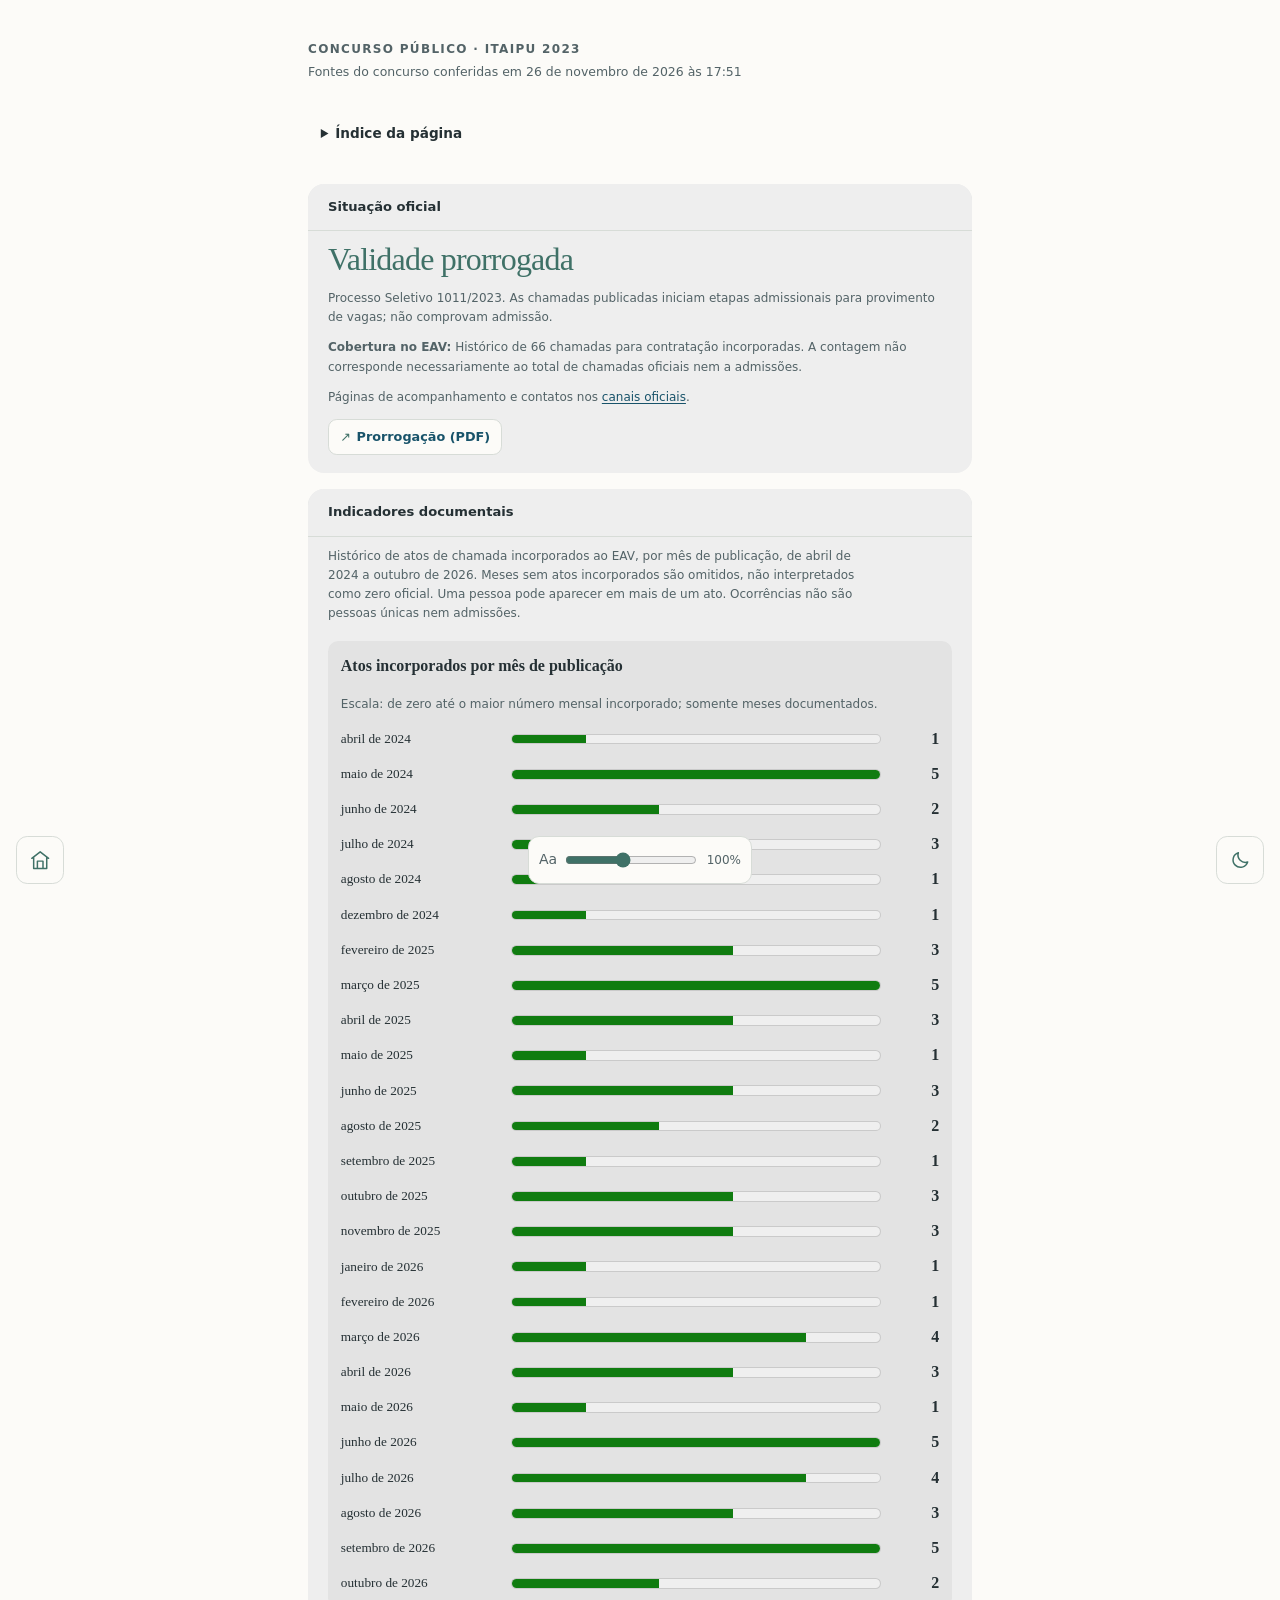
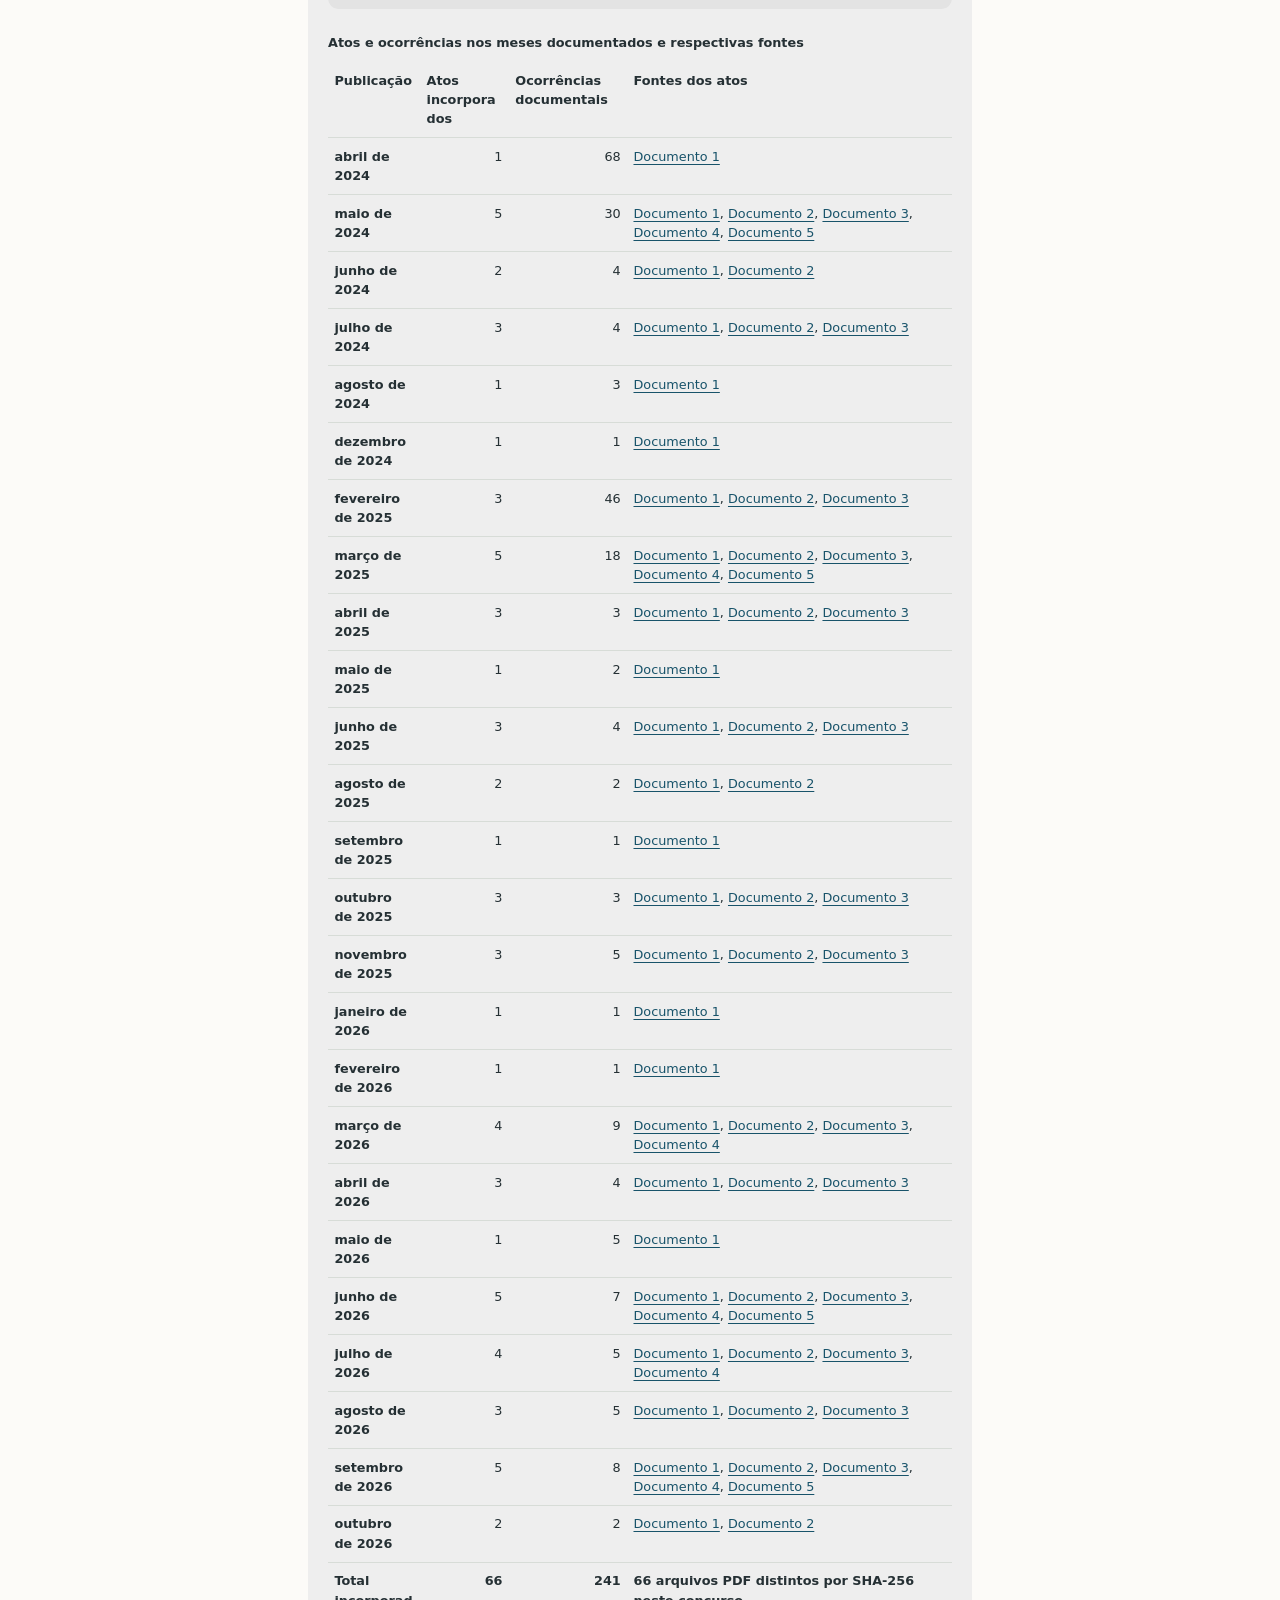
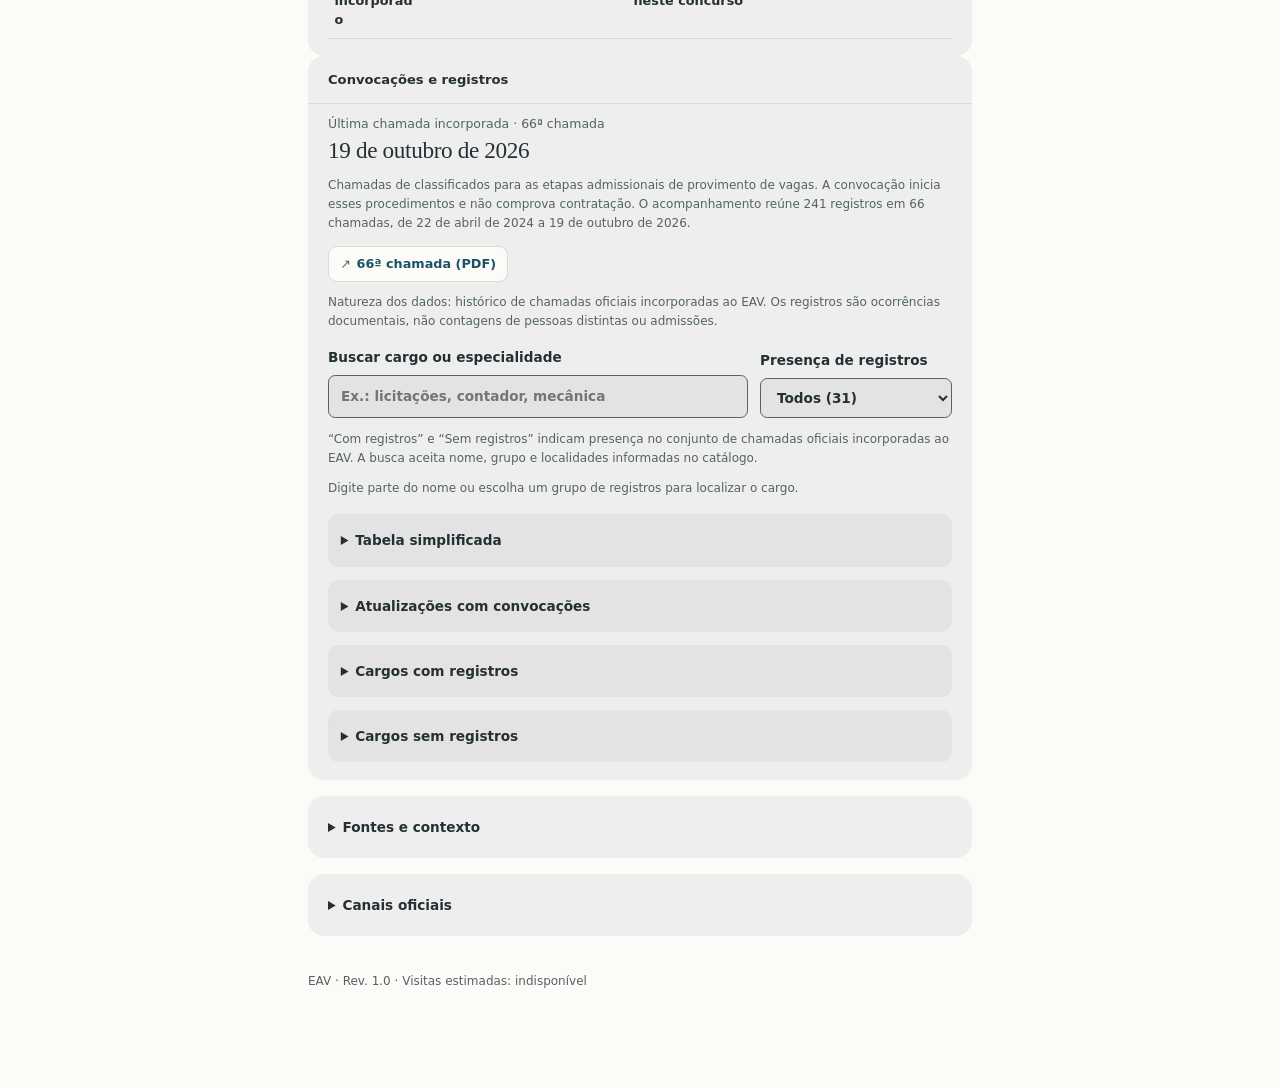
<file: concursos/itaipu/1011-2023/index.html>
<!doctype html>
<html lang="pt-BR">
<head>
  <meta charset="utf-8">
  <meta name="viewport" content="width=device-width, initial-scale=1">
  <title>Processo Seletivo ITAIPU 1011/2023 — EAV</title>
  <link rel="canonical" href="https://eav.arguskepheus.com.br/concursos/itaipu/1011-2023/">
  <meta property="og:title" content="Processo Seletivo ITAIPU 1011/2023 — EAV">
  <meta property="og:type" content="website">
  <meta property="og:url" content="https://eav.arguskepheus.com.br/concursos/itaipu/1011-2023/">
  <meta property="og:site_name" content="EAV — Estado Atual Verificável">
  <meta property="og:locale" content="pt_BR">
  <meta property="og:description" content="Processo Seletivo ITAIPU 1011/2023: acompanhamento de convocações para contratação por cargo e especialidade, com fontes oficiais.">
  <meta property="og:image" content="https://eav.arguskepheus.com.br/assets/eav-share-v2.png">
  <meta property="og:image:secure_url" content="https://eav.arguskepheus.com.br/assets/eav-share-v2.png">
  <meta property="og:image:type" content="image/png">
  <meta property="og:image:width" content="1200">
  <meta property="og:image:height" content="630">
  <meta property="og:image:alt" content="Disquete de 3,5 polegadas em cinza-escuro, com obturador metálico e monograma AK.">
  <meta name="description" content="Processo Seletivo ITAIPU 1011/2023: acompanhamento de convocações para contratação por cargo e especialidade, com fontes oficiais.">
  <meta name="twitter:card" content="summary_large_image">
  <meta name="twitter:title" content="Processo Seletivo ITAIPU 1011/2023 — EAV">
  <meta name="twitter:description" content="Processo Seletivo ITAIPU 1011/2023: acompanhamento de convocações para contratação por cargo e especialidade, com fontes oficiais.">
  <meta name="twitter:image" content="https://eav.arguskepheus.com.br/assets/eav-share-v2.png">
  <meta name="twitter:image:alt" content="Disquete de 3,5 polegadas em cinza-escuro, com obturador metálico e monograma AK.">
  
  <link rel="stylesheet" href="/assets/site.css">
  <link rel="icon" href="/favicon.ico" type="image/x-icon" sizes="16x16 32x32 48x48">
  <link rel="icon" href="/assets/favicon-v1.png" type="image/png" sizes="32x32">
  <script src="/assets/page-controls.js" defer></script>
  <script src="/assets/metrics.js?v=5" defer></script>
</head>
<body>
  <main>
    
    <article class="reading-sections">
    <header class="case-heading">
      <h1>Concurso público · ITAIPU 2023</h1>
      <p class="verification">Fontes do concurso conferidas em <time datetime="2026-11-26T20:51:17.494Z" title="Horário de Brasília">26 de novembro de 2026 às 17:51</time></p>
    </header>
    <details class="page-navigation"><summary>Índice da página</summary><nav aria-label="Seções do acompanhamento"><ul><li><a href="#entity-section-status">Situação oficial</a></li><li><a href="#entity-section-indicators">Indicadores documentais</a></li><li data-search-navigation hidden><a href="#entity-section-search">Buscar cargo ou especialidade</a></li><li><a href="#entity-section-table">Tabela simplificada</a></li><li><a href="#entity-section-history">Atualizações com convocações</a></li><li><a href="#entity-section-recorded">Cargos com registros</a></li><li><a href="#entity-section-unrecorded">Cargos sem registros</a></li><li><a href="#entity-section-sources">Fontes e contexto</a></li><li><a href="#entity-section-channels">Canais oficiais</a></li></ul></nav></details>
    <section class="current-summary">
      <h2 id="entity-section-status" data-section-target>Situação oficial</h2>
      <p class="status-value">Validade prorrogada</p>
      <p class="context-note">Processo Seletivo 1011/2023. As chamadas publicadas iniciam etapas admissionais para provimento de vagas; não comprovam admissão.</p>
      <p class="context-note" data-coverage-summary><strong>Cobertura no EAV:</strong> Histórico de 66 chamadas para contratação incorporadas. A contagem não corresponde necessariamente ao total de chamadas oficiais nem a admissões.</p>
      <p class="context-note">Páginas de acompanhamento e contatos nos <a href="#entity-section-channels">canais oficiais</a>.</p>
      <p class="source-links"><a class="source-link" href="https://www.itaipu.gov.br/wp-content/uploads/2025/10/Prorrogacao-de-validade.pdf" target="_blank" rel="noopener noreferrer" aria-label="Prorrogação (PDF): Prorrogação da validade do Processo Seletivo 1011/2023 (abre em nova janela)" title="Prorrogação da validade do Processo Seletivo 1011/2023"><span aria-hidden="true">↗</span>Prorrogação (PDF)</a></p>
    </section>
    <section class="analytics-panel" data-analytics-profile="recorded_calls"><h2 id="entity-section-indicators" data-section-target>Indicadores documentais</h2><p class="context-note">Histórico de atos de chamada incorporados ao EAV, por mês de publicação, de <time datetime="2024-04">abril de 2024</time> a <time datetime="2026-10">outubro de 2026</time>. Meses sem atos incorporados são omitidos, não interpretados como zero oficial. Uma pessoa pode aparecer em mais de um ato. Ocorrências não são pessoas únicas nem admissões.</p><figure class="analytics-figure"><figcaption><strong>Atos incorporados por mês de publicação</strong><span class="context-note"> Escala: de zero até o maior número mensal incorporado; somente meses documentados.</span></figcaption><ul class="analytics-bars"><li><span class="analytics-bar-label"><time datetime="2024-04">abril de 2024</time></span><meter min="0" max="5" value="1" aria-label="1 atos incorporados em abril de 2024">1</meter><strong class="analytics-bar-count">1</strong></li><li><span class="analytics-bar-label"><time datetime="2024-05">maio de 2024</time></span><meter min="0" max="5" value="5" aria-label="5 atos incorporados em maio de 2024">5</meter><strong class="analytics-bar-count">5</strong></li><li><span class="analytics-bar-label"><time datetime="2024-06">junho de 2024</time></span><meter min="0" max="5" value="2" aria-label="2 atos incorporados em junho de 2024">2</meter><strong class="analytics-bar-count">2</strong></li><li><span class="analytics-bar-label"><time datetime="2024-07">julho de 2024</time></span><meter min="0" max="5" value="3" aria-label="3 atos incorporados em julho de 2024">3</meter><strong class="analytics-bar-count">3</strong></li><li><span class="analytics-bar-label"><time datetime="2024-08">agosto de 2024</time></span><meter min="0" max="5" value="1" aria-label="1 atos incorporados em agosto de 2024">1</meter><strong class="analytics-bar-count">1</strong></li><li><span class="analytics-bar-label"><time datetime="2024-12">dezembro de 2024</time></span><meter min="0" max="5" value="1" aria-label="1 atos incorporados em dezembro de 2024">1</meter><strong class="analytics-bar-count">1</strong></li><li><span class="analytics-bar-label"><time datetime="2025-02">fevereiro de 2025</time></span><meter min="0" max="5" value="3" aria-label="3 atos incorporados em fevereiro de 2025">3</meter><strong class="analytics-bar-count">3</strong></li><li><span class="analytics-bar-label"><time datetime="2025-03">março de 2025</time></span><meter min="0" max="5" value="5" aria-label="5 atos incorporados em março de 2025">5</meter><strong class="analytics-bar-count">5</strong></li><li><span class="analytics-bar-label"><time datetime="2025-04">abril de 2025</time></span><meter min="0" max="5" value="3" aria-label="3 atos incorporados em abril de 2025">3</meter><strong class="analytics-bar-count">3</strong></li><li><span class="analytics-bar-label"><time datetime="2025-05">maio de 2025</time></span><meter min="0" max="5" value="1" aria-label="1 atos incorporados em maio de 2025">1</meter><strong class="analytics-bar-count">1</strong></li><li><span class="analytics-bar-label"><time datetime="2025-06">junho de 2025</time></span><meter min="0" max="5" value="3" aria-label="3 atos incorporados em junho de 2025">3</meter><strong class="analytics-bar-count">3</strong></li><li><span class="analytics-bar-label"><time datetime="2025-08">agosto de 2025</time></span><meter min="0" max="5" value="2" aria-label="2 atos incorporados em agosto de 2025">2</meter><strong class="analytics-bar-count">2</strong></li><li><span class="analytics-bar-label"><time datetime="2025-09">setembro de 2025</time></span><meter min="0" max="5" value="1" aria-label="1 atos incorporados em setembro de 2025">1</meter><strong class="analytics-bar-count">1</strong></li><li><span class="analytics-bar-label"><time datetime="2025-10">outubro de 2025</time></span><meter min="0" max="5" value="3" aria-label="3 atos incorporados em outubro de 2025">3</meter><strong class="analytics-bar-count">3</strong></li><li><span class="analytics-bar-label"><time datetime="2025-11">novembro de 2025</time></span><meter min="0" max="5" value="3" aria-label="3 atos incorporados em novembro de 2025">3</meter><strong class="analytics-bar-count">3</strong></li><li><span class="analytics-bar-label"><time datetime="2026-01">janeiro de 2026</time></span><meter min="0" max="5" value="1" aria-label="1 atos incorporados em janeiro de 2026">1</meter><strong class="analytics-bar-count">1</strong></li><li><span class="analytics-bar-label"><time datetime="2026-02">fevereiro de 2026</time></span><meter min="0" max="5" value="1" aria-label="1 atos incorporados em fevereiro de 2026">1</meter><strong class="analytics-bar-count">1</strong></li><li><span class="analytics-bar-label"><time datetime="2026-03">março de 2026</time></span><meter min="0" max="5" value="4" aria-label="4 atos incorporados em março de 2026">4</meter><strong class="analytics-bar-count">4</strong></li><li><span class="analytics-bar-label"><time datetime="2026-04">abril de 2026</time></span><meter min="0" max="5" value="3" aria-label="3 atos incorporados em abril de 2026">3</meter><strong class="analytics-bar-count">3</strong></li><li><span class="analytics-bar-label"><time datetime="2026-05">maio de 2026</time></span><meter min="0" max="5" value="1" aria-label="1 atos incorporados em maio de 2026">1</meter><strong class="analytics-bar-count">1</strong></li><li><span class="analytics-bar-label"><time datetime="2026-06">junho de 2026</time></span><meter min="0" max="5" value="5" aria-label="5 atos incorporados em junho de 2026">5</meter><strong class="analytics-bar-count">5</strong></li><li><span class="analytics-bar-label"><time datetime="2026-07">julho de 2026</time></span><meter min="0" max="5" value="4" aria-label="4 atos incorporados em julho de 2026">4</meter><strong class="analytics-bar-count">4</strong></li><li><span class="analytics-bar-label"><time datetime="2026-08">agosto de 2026</time></span><meter min="0" max="5" value="3" aria-label="3 atos incorporados em agosto de 2026">3</meter><strong class="analytics-bar-count">3</strong></li><li><span class="analytics-bar-label"><time datetime="2026-09">setembro de 2026</time></span><meter min="0" max="5" value="5" aria-label="5 atos incorporados em setembro de 2026">5</meter><strong class="analytics-bar-count">5</strong></li><li><span class="analytics-bar-label"><time datetime="2026-10">outubro de 2026</time></span><meter min="0" max="5" value="2" aria-label="2 atos incorporados em outubro de 2026">2</meter><strong class="analytics-bar-count">2</strong></li></ul></figure><div class="analytics-table-scroll" role="region" tabindex="0" aria-label="Tabela equivalente dos indicadores mensais"><table class="analytics-table"><caption>Atos e ocorrências nos meses documentados e respectivas fontes</caption><thead><tr><th scope="col">Publicação</th><th scope="col">Atos incorporados</th><th scope="col">Ocorrências documentais</th><th scope="col">Fontes dos atos</th></tr></thead><tbody><tr><th scope="row"><time datetime="2024-04">abril de 2024</time></th><td class="num">1</td><td class="num">68</td><td class="analytics-sources"><a href="https://itaipu.gov.br/wp-content/uploads/2024/12/CHAMADA_01_PROC_1011.pdf">Documento 1</a></td></tr><tr><th scope="row"><time datetime="2024-05">maio de 2024</time></th><td class="num">5</td><td class="num">30</td><td class="analytics-sources"><a href="https://itaipu.gov.br/wp-content/uploads/2024/12/CHAMADA_02_PROC_1011-1.pdf">Documento 1</a>, <a href="https://itaipu.gov.br/wp-content/uploads/2024/12/CHAMADA_03_PROC_1011-1.pdf">Documento 2</a>, <a href="https://itaipu.gov.br/wp-content/uploads/2024/12/CHAMADA_04_PROC_1011-1.pdf">Documento 3</a>, <a href="https://itaipu.gov.br/wp-content/uploads/2024/12/CHAMADA_05_PROC_1011-1.pdf">Documento 4</a>, <a href="https://itaipu.gov.br/wp-content/uploads/2024/12/CHAMADA_06_PROC_1011-1.pdf">Documento 5</a></td></tr><tr><th scope="row"><time datetime="2024-06">junho de 2024</time></th><td class="num">2</td><td class="num">4</td><td class="analytics-sources"><a href="https://itaipu.gov.br/wp-content/uploads/2024/12/CHAMADA_07_PROC_1011-1.pdf">Documento 1</a>, <a href="https://itaipu.gov.br/wp-content/uploads/2024/12/CHAMADA_08_PROC_1011-1.pdf">Documento 2</a></td></tr><tr><th scope="row"><time datetime="2024-07">julho de 2024</time></th><td class="num">3</td><td class="num">4</td><td class="analytics-sources"><a href="https://itaipu.gov.br/wp-content/uploads/2024/12/CHAMADA_09_PROC_1011-1.pdf">Documento 1</a>, <a href="https://itaipu.gov.br/wp-content/uploads/2024/12/CHAMADA_10_PROC_1011-1.pdf">Documento 2</a>, <a href="https://itaipu.gov.br/wp-content/uploads/2024/12/CHAMADA_11_PROC_1011-1.pdf">Documento 3</a></td></tr><tr><th scope="row"><time datetime="2024-08">agosto de 2024</time></th><td class="num">1</td><td class="num">3</td><td class="analytics-sources"><a href="https://itaipu.gov.br/wp-content/uploads/2024/12/CHAMADA_12_PROC_1011-1.pdf">Documento 1</a></td></tr><tr><th scope="row"><time datetime="2024-12">dezembro de 2024</time></th><td class="num">1</td><td class="num">1</td><td class="analytics-sources"><a href="https://itaipu.gov.br/wp-content/uploads/2025/04/CHAMADA_13_PROC_1011.pdf">Documento 1</a></td></tr><tr><th scope="row"><time datetime="2025-02">fevereiro de 2025</time></th><td class="num">3</td><td class="num">46</td><td class="analytics-sources"><a href="https://itaipu.gov.br/wp-content/uploads/2025/04/CHAMADA_14_PROC_1011.pdf">Documento 1</a>, <a href="https://itaipu.gov.br/wp-content/uploads/2025/04/CHAMADA_15_PROC_1011.pdf">Documento 2</a>, <a href="https://itaipu.gov.br/wp-content/uploads/2025/04/CHAMADA_16_PROC_1011.pdf">Documento 3</a></td></tr><tr><th scope="row"><time datetime="2025-03">março de 2025</time></th><td class="num">5</td><td class="num">18</td><td class="analytics-sources"><a href="https://itaipu.gov.br/wp-content/uploads/2025/04/CHAMADA_17_PROC_1011.pdf">Documento 1</a>, <a href="https://itaipu.gov.br/wp-content/uploads/2025/04/CHAMADA_18_PROC_1011.pdf">Documento 2</a>, <a href="https://itaipu.gov.br/wp-content/uploads/2025/04/CHAMADA_19_PROC_1011.pdf">Documento 3</a>, <a href="https://itaipu.gov.br/wp-content/uploads/2025/04/CHAMADA_20_PROC_1011.pdf">Documento 4</a>, <a href="https://itaipu.gov.br/wp-content/uploads/2025/04/CHAMADA_21_PROC_1011.pdf">Documento 5</a></td></tr><tr><th scope="row"><time datetime="2025-04">abril de 2025</time></th><td class="num">3</td><td class="num">3</td><td class="analytics-sources"><a href="https://itaipu.gov.br/wp-content/uploads/2025/04/CHAMADA_22_PROC_1011.pdf">Documento 1</a>, <a href="https://itaipu.gov.br/wp-content/uploads/2025/04/CHAMADA_23_PROC_1011.pdf">Documento 2</a>, <a href="https://itaipu.gov.br/wp-content/uploads/2025/04/CHAMADA_24_PROC_1011.pdf">Documento 3</a></td></tr><tr><th scope="row"><time datetime="2025-05">maio de 2025</time></th><td class="num">1</td><td class="num">2</td><td class="analytics-sources"><a href="https://www.itaipu.gov.br/wp-content/uploads/2025/05/CHAMADA_25_PROC_1011.pdf">Documento 1</a></td></tr><tr><th scope="row"><time datetime="2025-06">junho de 2025</time></th><td class="num">3</td><td class="num">4</td><td class="analytics-sources"><a href="https://www.itaipu.gov.br/wp-content/uploads/2025/06/CHAMADA_26_PROC_1011.pdf">Documento 1</a>, <a href="https://www.itaipu.gov.br/wp-content/uploads/2025/06/CHAMADA_27_PROC_1011.pdf">Documento 2</a>, <a href="https://www.itaipu.gov.br/wp-content/uploads/2025/06/CHAMADA_28_PROC_1011.pdf">Documento 3</a></td></tr><tr><th scope="row"><time datetime="2025-08">agosto de 2025</time></th><td class="num">2</td><td class="num">2</td><td class="analytics-sources"><a href="https://www.itaipu.gov.br/wp-content/uploads/2025/08/CHAMADA_29_PROC_1011.pdf">Documento 1</a>, <a href="https://www.itaipu.gov.br/wp-content/uploads/2025/08/CHAMADA_30_PROC_1011.pdf">Documento 2</a></td></tr><tr><th scope="row"><time datetime="2025-09">setembro de 2025</time></th><td class="num">1</td><td class="num">1</td><td class="analytics-sources"><a href="https://www.itaipu.gov.br/wp-content/uploads/2025/09/CHAMADA_31_PROC_1011.pdf">Documento 1</a></td></tr><tr><th scope="row"><time datetime="2025-10">outubro de 2025</time></th><td class="num">3</td><td class="num">3</td><td class="analytics-sources"><a href="https://www.itaipu.gov.br/wp-content/uploads/2025/10/CHAMADA_32_PROC_1011.pdf">Documento 1</a>, <a href="https://www.itaipu.gov.br/wp-content/uploads/2025/10/CHAMADA_33_PROC_1011.pdf">Documento 2</a>, <a href="https://www.itaipu.gov.br/wp-content/uploads/2025/10/CHAMADA_34_PROC_1011.pdf">Documento 3</a></td></tr><tr><th scope="row"><time datetime="2025-11">novembro de 2025</time></th><td class="num">3</td><td class="num">5</td><td class="analytics-sources"><a href="https://www.itaipu.gov.br/wp-content/uploads/2025/11/CHAMADA_35_PROC_1011.pdf">Documento 1</a>, <a href="https://www.itaipu.gov.br/wp-content/uploads/2025/11/CHAMADA_36_PROC_1011-1.pdf">Documento 2</a>, <a href="https://www.itaipu.gov.br/wp-content/uploads/2025/11/CHAMADA_37_PROC_1011.pdf">Documento 3</a></td></tr><tr><th scope="row"><time datetime="2026-01">janeiro de 2026</time></th><td class="num">1</td><td class="num">1</td><td class="analytics-sources"><a href="https://www.itaipu.gov.br/wp-content/uploads/2026/01/CHAMADA_38_PROC_1011.pdf.pdf">Documento 1</a></td></tr><tr><th scope="row"><time datetime="2026-02">fevereiro de 2026</time></th><td class="num">1</td><td class="num">1</td><td class="analytics-sources"><a href="https://www.itaipu.gov.br/wp-content/uploads/2026/02/CHAMADA_39_PROC_1011.pdf">Documento 1</a></td></tr><tr><th scope="row"><time datetime="2026-03">março de 2026</time></th><td class="num">4</td><td class="num">9</td><td class="analytics-sources"><a href="https://www.itaipu.gov.br/wp-content/uploads/2026/03/CHAMADA_40_PROC_1011.pdf">Documento 1</a>, <a href="https://www.itaipu.gov.br/wp-content/uploads/2026/03/CHAMADA_41_PROC_1011.pdf">Documento 2</a>, <a href="https://www.itaipu.gov.br/wp-content/uploads/2026/03/CHAMADA_42_PROC_1011.pdf">Documento 3</a>, <a href="https://www.itaipu.gov.br/wp-content/uploads/2026/03/CHAMADA_43_PROC_1011.pdf">Documento 4</a></td></tr><tr><th scope="row"><time datetime="2026-04">abril de 2026</time></th><td class="num">3</td><td class="num">4</td><td class="analytics-sources"><a href="https://www.itaipu.gov.br/wp-content/uploads/2026/04/CHAMADA_44_PROC_1011.pdf">Documento 1</a>, <a href="https://www.itaipu.gov.br/wp-content/uploads/2026/04/CHAMADA_45_PROC_1011.pdf">Documento 2</a>, <a href="https://www.itaipu.gov.br/wp-content/uploads/2026/04/CHAMADA_46_PROC_1011.pdf">Documento 3</a></td></tr><tr><th scope="row"><time datetime="2026-05">maio de 2026</time></th><td class="num">1</td><td class="num">5</td><td class="analytics-sources"><a href="https://www.itaipu.gov.br/wp-content/uploads/2026/05/CHAMADA_47_PROC_1011.pdf">Documento 1</a></td></tr><tr><th scope="row"><time datetime="2026-06">junho de 2026</time></th><td class="num">5</td><td class="num">7</td><td class="analytics-sources"><a href="https://www.itaipu.gov.br/wp-content/uploads/2026/06/CHAMADA_48_PROC_1011.pdf">Documento 1</a>, <a href="https://www.itaipu.gov.br/wp-content/uploads/2026/06/CHAMADA_49_PROC_1011.pdf">Documento 2</a>, <a href="https://www.itaipu.gov.br/wp-content/uploads/2026/06/CHAMADA_50_PROC_1011-1.pdf">Documento 3</a>, <a href="https://www.itaipu.gov.br/wp-content/uploads/2026/06/CHAMADA_51_PROC_1011.pdf">Documento 4</a>, <a href="https://www.itaipu.gov.br/wp-content/uploads/2026/06/CHAMADA_52_PROC_1011.pdf">Documento 5</a></td></tr><tr><th scope="row"><time datetime="2026-07">julho de 2026</time></th><td class="num">4</td><td class="num">5</td><td class="analytics-sources"><a href="https://www.itaipu.gov.br/wp-content/uploads/2026/07/CHAMADA_53_PROC_1011.pdf">Documento 1</a>, <a href="https://www.itaipu.gov.br/wp-content/uploads/2026/07/CHAMADA_54_PROC_1011.pdf">Documento 2</a>, <a href="https://www.itaipu.gov.br/wp-content/uploads/2026/07/CHAMADA_55_PROC_1011-1.pdf">Documento 3</a>, <a href="https://www.itaipu.gov.br/wp-content/uploads/2026/07/CHAMADA_56_PROC_1011-1.pdf">Documento 4</a></td></tr><tr><th scope="row"><time datetime="2026-08">agosto de 2026</time></th><td class="num">3</td><td class="num">5</td><td class="analytics-sources"><a href="https://www.itaipu.gov.br/wp-content/uploads/2026/08/CHAMADA_57_PROC_1011.pdf">Documento 1</a>, <a href="https://www.itaipu.gov.br/wp-content/uploads/2026/08/CHAMADA_58_PROC_1011.pdf">Documento 2</a>, <a href="https://www.itaipu.gov.br/wp-content/uploads/2026/08/CHAMADA_59_PROC_1011.pdf">Documento 3</a></td></tr><tr><th scope="row"><time datetime="2026-09">setembro de 2026</time></th><td class="num">5</td><td class="num">8</td><td class="analytics-sources"><a href="https://www.itaipu.gov.br/wp-content/uploads/2026/09/CHAMADA_60_PROC_1011.pdf">Documento 1</a>, <a href="https://www.itaipu.gov.br/wp-content/uploads/2026/09/CHAMADA_61_PROC_1011.pdf">Documento 2</a>, <a href="https://www.itaipu.gov.br/wp-content/uploads/2026/09/CHAMADA_62_PROC_1011.pdf">Documento 3</a>, <a href="https://www.itaipu.gov.br/wp-content/uploads/2026/09/CHAMADA_63_PROC_1011.pdf">Documento 4</a>, <a href="https://www.itaipu.gov.br/wp-content/uploads/2026/09/CHAMADA_64_PROC_1011.pdf">Documento 5</a></td></tr><tr><th scope="row"><time datetime="2026-10">outubro de 2026</time></th><td class="num">2</td><td class="num">2</td><td class="analytics-sources"><a href="https://www.itaipu.gov.br/wp-content/uploads/2026/10/CHAMADA_65_PROC_1011.pdf">Documento 1</a>, <a href="https://www.itaipu.gov.br/wp-content/uploads/2026/10/CHAMADA_66_PROC_1011.pdf">Documento 2</a></td></tr></tbody><tfoot><tr><th scope="row">Total incorporado</th><td class="num">66</td><td class="num">241</td><td>66 arquivos PDF distintos por SHA-256 neste concurso</td></tr></tfoot></table></div></section>
    <section class="snapshot-summary" data-record-kind="calls">
      <h2>Convocações e registros</h2>
      <p class="value-label">Última chamada incorporada · 66ª chamada</p>
      <p class="snapshot-date"><time datetime="2026-10-19">19 de outubro de 2026</time></p>
      <p class="context-note">Chamadas de classificados para as etapas admissionais de provimento de vagas. A convocação inicia esses procedimentos e não comprova contratação. O acompanhamento reúne 241 registros em 66 chamadas, de <time datetime="2024-04-22">22 de abril de 2024</time> a <time datetime="2026-10-19">19 de outubro de 2026</time>.</p>
      <p class="source-links"><a class="source-link" href="https://www.itaipu.gov.br/wp-content/uploads/2026/10/CHAMADA_66_PROC_1011.pdf" target="_blank" rel="noopener noreferrer" aria-label="66ª chamada (PDF): 66ª chamada de candidatos — Processo Seletivo 1011/2023 (abre em nova janela)" title="66ª chamada de candidatos — Processo Seletivo 1011/2023"><span aria-hidden="true">↗</span>66ª chamada (PDF)</a></p>
      <p class="context-note" data-record-scope="calls">Natureza dos dados: histórico de chamadas oficiais incorporadas ao EAV. Os registros são ocorrências documentais, não contagens de pessoas distintas ou admissões.</p>
      <div class="occupation-search" role="search" aria-label="Busca no catálogo do concurso" id="entity-section-search" data-section-target hidden>
        <div class="occupation-search-controls">
          <label>Buscar cargo ou especialidade <input class="occupation-search-input" type="search" autocomplete="off" placeholder="Ex.: licitações, contador, mecânica"></label>
          <label>Presença de registros <select class="occupation-search-filter"><option value="all">Todos (31)</option><option value="recorded">Com registros (31)</option><option value="unrecorded">Sem registros (0)</option></select></label>
        </div>
        <p class="context-note">“Com registros” e “Sem registros” indicam presença no conjunto de chamadas oficiais incorporadas ao EAV. A busca aceita nome, grupo e localidades informadas no catálogo.</p>
        <div class="occupation-search-feedback"><p class="context-note occupation-search-status" role="status" aria-live="polite"></p><button type="button" class="occupation-search-clear" hidden>Limpar busca e filtros</button></div>
        <ul class="occupation-search-results" aria-label="Resultados da busca" hidden></ul>
        <template class="occupation-search-index"><li data-recorded="true" data-contest=""><a href="#entity-itaipu-role-1">Administrador</a><span class="search-context">Profissional de Nível Universitário Junior · Com registros</span><span class="search-locations">Localidades informadas: Foz do Iguaçu (PR)</span><span class="search-preview">59 registros em chamadas; última incorporada: 63ª, <time datetime="2026-09-24">24 de setembro de 2026</time>. Ocorrências, não pessoas distintas ou admissões.</span></li><li data-recorded="true" data-contest=""><a href="#entity-itaipu-role-30">Administrativo</a><span class="search-context">Profissional de Nível Suporte I · Com registros</span><span class="search-locations">Localidades informadas: Foz do Iguaçu (PR)</span><span class="search-preview">20 registros em chamadas; última incorporada: 63ª, <time datetime="2026-09-24">24 de setembro de 2026</time>. Ocorrências, não pessoas distintas ou admissões.</span></li><li data-recorded="true" data-contest=""><a href="#entity-itaipu-role-2">Advogado</a><span class="search-context">Profissional de Nível Universitário Junior · Com registros</span><span class="search-locations">Localidades informadas: Foz do Iguaçu (PR)</span><span class="search-preview">6 registros em chamadas; última incorporada: 47ª, <time datetime="2026-05-20">20 de maio de 2026</time>. Ocorrências, não pessoas distintas ou admissões.</span></li><li data-recorded="true" data-contest=""><a href="#entity-itaipu-role-31">Agente de Segurança</a><span class="search-context">Profissional de Nível Suporte I · Com registros</span><span class="search-locations">Localidades informadas: Foz do Iguaçu (PR)</span><span class="search-preview">2 registros em chamadas; última incorporada: 14ª, <time datetime="2025-02-07">7 de fevereiro de 2025</time>. Ocorrências, não pessoas distintas ou admissões.</span></li><li data-recorded="true" data-contest=""><a href="#entity-itaipu-role-3">Analista de Sistemas</a><span class="search-context">Profissional de Nível Universitário Junior · Com registros</span><span class="search-locations">Localidades informadas: Foz do Iguaçu (PR)</span><span class="search-preview">9 registros em chamadas; última incorporada: 15ª, <time datetime="2025-02-19">19 de fevereiro de 2025</time>. Ocorrências, não pessoas distintas ou admissões.</span></li><li data-recorded="true" data-contest=""><a href="#entity-itaipu-role-4">Analista de Suporte</a><span class="search-context">Profissional de Nível Universitário Junior · Com registros</span><span class="search-locations">Localidades informadas: Foz do Iguaçu (PR)</span><span class="search-preview">5 registros em chamadas; última incorporada: 42ª, <time datetime="2026-03-20">20 de março de 2026</time>. Ocorrências, não pessoas distintas ou admissões.</span></li><li data-recorded="true" data-contest=""><a href="#entity-itaipu-role-5">Arquiteto</a><span class="search-context">Profissional de Nível Universitário Junior · Com registros</span><span class="search-locations">Localidades informadas: Foz do Iguaçu (PR)</span><span class="search-preview">2 registros em chamadas; última incorporada: 18ª, <time datetime="2025-03-19">19 de março de 2025</time>. Ocorrências, não pessoas distintas ou admissões.</span></li><li data-recorded="true" data-contest=""><a href="#entity-itaipu-role-6">Assistente Social</a><span class="search-context">Profissional de Nível Universitário Junior · Com registros</span><span class="search-locations">Localidades informadas: Foz do Iguaçu (PR)</span><span class="search-preview">6 registros em chamadas; última incorporada: 47ª, <time datetime="2026-05-20">20 de maio de 2026</time>. Ocorrências, não pessoas distintas ou admissões.</span></li><li data-recorded="true" data-contest=""><a href="#entity-itaipu-role-7">Biólogo</a><span class="search-context">Profissional de Nível Universitário Junior · Com registros</span><span class="search-locations">Localidades informadas: Foz do Iguaçu (PR)</span><span class="search-preview">1 registros em chamadas; última incorporada: 1ª, <time datetime="2024-04-22">22 de abril de 2024</time>. Ocorrências, não pessoas distintas ou admissões.</span></li><li data-recorded="true" data-contest=""><a href="#entity-itaipu-role-8">Contador</a><span class="search-context">Profissional de Nível Universitário Junior · Com registros</span><span class="search-locations">Localidades informadas: Foz do Iguaçu (PR)</span><span class="search-preview">11 registros em chamadas; última incorporada: 50ª, <time datetime="2026-06-18">18 de junho de 2026</time>. Ocorrências, não pessoas distintas ou admissões.</span></li><li data-recorded="true" data-contest=""><a href="#entity-itaipu-role-9">Engenheiro Civil</a><span class="search-context">Profissional de Nível Universitário Junior · Com registros</span><span class="search-locations">Localidades informadas: Foz do Iguaçu (PR)</span><span class="search-preview">4 registros em chamadas; última incorporada: 40ª, <time datetime="2026-03-13">13 de março de 2026</time>. Ocorrências, não pessoas distintas ou admissões.</span></li><li data-recorded="true" data-contest=""><a href="#entity-itaipu-role-11">Engenheiro de Segurança do Trabalho</a><span class="search-context">Profissional de Nível Universitário Junior · Com registros</span><span class="search-locations">Localidades informadas: Foz do Iguaçu (PR)</span><span class="search-preview">1 registros em chamadas; última incorporada: 1ª, <time datetime="2024-04-22">22 de abril de 2024</time>. Ocorrências, não pessoas distintas ou admissões.</span></li><li data-recorded="true" data-contest=""><a href="#entity-itaipu-role-12">Engenheiro Eletricista</a><span class="search-context">Profissional de Nível Universitário Junior · Com registros</span><span class="search-locations">Localidades informadas: Foz do Iguaçu (PR)</span><span class="search-preview">11 registros em chamadas; última incorporada: 64ª, <time datetime="2026-09-29">29 de setembro de 2026</time>. Ocorrências, não pessoas distintas ou admissões.</span></li><li data-recorded="true" data-contest=""><a href="#entity-itaipu-role-13">Engenheiro Eletricista (Turno de Revezamento)</a><span class="search-context">Profissional de Nível Universitário Junior · Com registros</span><span class="search-locations">Localidades informadas: Foz do Iguaçu (PR)</span><span class="search-preview">4 registros em chamadas; última incorporada: 14ª, <time datetime="2025-02-07">7 de fevereiro de 2025</time>. Ocorrências, não pessoas distintas ou admissões.</span></li><li data-recorded="true" data-contest=""><a href="#entity-itaipu-role-10">Engenheiro Eletricista ou de Produção ou Mecânico (Projetos)</a><span class="search-context">Profissional de Nível Universitário Junior · Com registros</span><span class="search-locations">Localidades informadas: Foz do Iguaçu (PR)</span><span class="search-preview">3 registros em chamadas; última incorporada: 39ª, <time datetime="2026-02-13">13 de fevereiro de 2026</time>. Ocorrências, não pessoas distintas ou admissões.</span></li><li data-recorded="true" data-contest=""><a href="#entity-itaipu-role-14">Engenheiro Eletrônico</a><span class="search-context">Profissional de Nível Universitário Junior · Com registros</span><span class="search-locations">Localidades informadas: Foz do Iguaçu (PR)</span><span class="search-preview">6 registros em chamadas; última incorporada: 54ª, <time datetime="2026-07-15">15 de julho de 2026</time>. Ocorrências, não pessoas distintas ou admissões.</span></li><li data-recorded="true" data-contest=""><a href="#entity-itaipu-role-15">Engenheiro Hídrico</a><span class="search-context">Profissional de Nível Universitário Junior · Com registros</span><span class="search-locations">Localidades informadas: Foz do Iguaçu (PR)</span><span class="search-preview">3 registros em chamadas; última incorporada: 37ª, <time datetime="2025-11-25">25 de novembro de 2025</time>. Ocorrências, não pessoas distintas ou admissões.</span></li><li data-recorded="true" data-contest=""><a href="#entity-itaipu-role-16">Engenheiro Mecânico</a><span class="search-context">Profissional de Nível Universitário Junior · Com registros</span><span class="search-locations">Localidades informadas: Foz do Iguaçu (PR)</span><span class="search-preview">5 registros em chamadas; última incorporada: 63ª, <time datetime="2026-09-24">24 de setembro de 2026</time>. Ocorrências, não pessoas distintas ou admissões.</span></li><li data-recorded="true" data-contest=""><a href="#entity-itaipu-role-17">Geógrafo</a><span class="search-context">Profissional de Nível Universitário Junior · Com registros</span><span class="search-locations">Localidades informadas: Foz do Iguaçu (PR)</span><span class="search-preview">4 registros em chamadas; última incorporada: 43ª, <time datetime="2026-03-25">25 de março de 2026</time>. Ocorrências, não pessoas distintas ou admissões.</span></li><li data-recorded="true" data-contest=""><a href="#entity-itaipu-role-18">Jornalista</a><span class="search-context">Profissional de Nível Universitário Junior · Com registros</span><span class="search-locations">Localidades informadas: Foz do Iguaçu (PR)</span><span class="search-preview">2 registros em chamadas; última incorporada: 32ª, <time datetime="2025-10-06">6 de outubro de 2025</time>. Ocorrências, não pessoas distintas ou admissões.</span></li><li data-recorded="true" data-contest=""><a href="#entity-itaipu-role-29">Operador de Usina</a><span class="search-context">Profissional de Nível Técnico I · Com registros</span><span class="search-locations">Localidades informadas: Foz do Iguaçu (PR)</span><span class="search-preview">15 registros em chamadas; última incorporada: 23ª, <time datetime="2025-04-04">4 de abril de 2025</time>. Ocorrências, não pessoas distintas ou admissões.</span></li><li data-recorded="true" data-contest=""><a href="#entity-itaipu-role-19">Publicitário</a><span class="search-context">Profissional de Nível Universitário Junior · Com registros</span><span class="search-locations">Localidades informadas: Foz do Iguaçu (PR)</span><span class="search-preview">1 registros em chamadas; última incorporada: 1ª, <time datetime="2024-04-22">22 de abril de 2024</time>. Ocorrências, não pessoas distintas ou admissões.</span></li><li data-recorded="true" data-contest=""><a href="#entity-itaipu-role-20">Relações Públicas</a><span class="search-context">Profissional de Nível Universitário Junior · Com registros</span><span class="search-locations">Localidades informadas: Foz do Iguaçu (PR)</span><span class="search-preview">1 registros em chamadas; última incorporada: 1ª, <time datetime="2024-04-22">22 de abril de 2024</time>. Ocorrências, não pessoas distintas ou admissões.</span></li><li data-recorded="true" data-contest=""><a href="#entity-itaipu-role-21">Repórter Fotográfico</a><span class="search-context">Profissional de Nível Universitário Junior · Com registros</span><span class="search-locations">Localidades informadas: Foz do Iguaçu (PR)</span><span class="search-preview">1 registros em chamadas; última incorporada: 1ª, <time datetime="2024-04-22">22 de abril de 2024</time>. Ocorrências, não pessoas distintas ou admissões.</span></li><li data-recorded="true" data-contest=""><a href="#entity-itaipu-role-23">Técnico Agrícola</a><span class="search-context">Profissional de Nível Técnico I · Com registros</span><span class="search-locations">Localidades informadas: Foz do Iguaçu (PR); Guaíra (PR)</span><span class="search-preview">3 registros em chamadas; última incorporada: 14ª, <time datetime="2025-02-07">7 de fevereiro de 2025</time>. Ocorrências, não pessoas distintas ou admissões.</span></li><li data-recorded="true" data-contest=""><a href="#entity-itaipu-role-24">Técnico em Edificações</a><span class="search-context">Profissional de Nível Técnico I · Com registros</span><span class="search-locations">Localidades informadas: Foz do Iguaçu (PR)</span><span class="search-preview">5 registros em chamadas; última incorporada: 35ª, <time datetime="2025-11-14">14 de novembro de 2025</time>. Ocorrências, não pessoas distintas ou admissões.</span></li><li data-recorded="true" data-contest=""><a href="#entity-itaipu-role-26">Técnico em Elétrica</a><span class="search-context">Profissional de Nível Técnico I · Com registros</span><span class="search-locations">Localidades informadas: Foz do Iguaçu (PR)</span><span class="search-preview">21 registros em chamadas; última incorporada: 55ª, <time datetime="2026-07-24">24 de julho de 2026</time>. Ocorrências, não pessoas distintas ou admissões.</span></li><li data-recorded="true" data-contest=""><a href="#entity-itaipu-role-27">Técnico em Eletrônica</a><span class="search-context">Profissional de Nível Técnico I · Com registros</span><span class="search-locations">Localidades informadas: Foz do Iguaçu (PR)</span><span class="search-preview">10 registros em chamadas; última incorporada: 57ª, <time datetime="2026-08-10">10 de agosto de 2026</time>. Ocorrências, não pessoas distintas ou admissões.</span></li><li data-recorded="true" data-contest=""><a href="#entity-itaipu-role-25">Técnico em Hidrologia</a><span class="search-context">Profissional de Nível Técnico I · Com registros</span><span class="search-locations">Localidades informadas: Foz do Iguaçu (PR)</span><span class="search-preview">5 registros em chamadas; última incorporada: 29ª, <time datetime="2025-08-25">25 de agosto de 2025</time>. Ocorrências, não pessoas distintas ou admissões.</span></li><li data-recorded="true" data-contest=""><a href="#entity-itaipu-role-28">Técnico em Mecânica</a><span class="search-context">Profissional de Nível Técnico I · Com registros</span><span class="search-locations">Localidades informadas: Foz do Iguaçu (PR)</span><span class="search-preview">14 registros em chamadas; última incorporada: 66ª, <time datetime="2026-10-19">19 de outubro de 2026</time>. Ocorrências, não pessoas distintas ou admissões.</span></li><li data-recorded="true" data-contest=""><a href="#entity-itaipu-role-22">Turismólogo</a><span class="search-context">Profissional de Nível Universitário Junior · Com registros</span><span class="search-locations">Localidades informadas: Foz do Iguaçu (PR)</span><span class="search-preview">1 registros em chamadas; última incorporada: 1ª, <time datetime="2024-04-22">22 de abril de 2024</time>. Ocorrências, não pessoas distintas ou admissões.</span></li></template>
      </div>
      <details class="convocation-sample">
        <summary id="entity-section-table" data-section-target>Tabela simplificada</summary>
        <p class="context-note">Histórico por chamada e cargo/função, da mais recente para a mais antiga, sem nomes de candidatos. Os códigos dos cargos seguem o edital.</p>
        <p class="context-note">Registros contam ocorrências nas chamadas oficiais. Uma pessoa pode aparecer em mais de uma chamada; a soma não representa pessoas distintas, admissões ou situação atual dos candidatos.</p>
        <p class="context-note">As cores identificam o grupo do cargo no edital, sem indicar a situação atual do candidato. Os nomes completos dos grupos aparecem na legenda.</p>
        <p class="table-legend"><span>Grupo do cargo:</span> <span class="occupation-category occupation-category-neutral" title="Profissional de Nível Suporte I">Profissional de Nível Suporte I</span> <span class="occupation-category occupation-category-blue" title="Profissional de Nível Técnico I">Profissional de Nível Técnico I</span> <span class="occupation-category occupation-category-violet" title="Profissional de Nível Universitário Junior">Profissional de Nível Universitário Junior</span></p>
        <p class="context-note table-scroll-hint">Deslize dentro da tabela para ver os demais registros e, se necessário, para os lados. Teclado: Tab até a tabela; use as setas.</p>
        <div class="convocation-table-scroll" role="region" tabindex="0" aria-label="Chamadas por cargo e função">
          <table class="convocation-table convocation-groups convocation-calls">
            <thead><tr><th scope="col">Chamada</th><th scope="col">Cargo / função</th><th scope="col" class="num">Registros</th></tr></thead>
            <tbody><tr><th scope="rowgroup" rowspan="1"><a href="https://www.itaipu.gov.br/wp-content/uploads/2026/10/CHAMADA_66_PROC_1011.pdf">66ª chamada (PDF)</a><br><time datetime="2026-10-19" title="19 de outubro de 2026">19/10/2026</time></th><td><span class="call-role-name">Técnico em Mecânica</span> <span class="occupation-count">(cargo 28)</span><div class="call-role-meta"><span class="occupation-category occupation-category-blue" title="Profissional de Nível Técnico I">Técnico · I</span></div></td><td class="num"><span class="record-count">1</span></td></tr></tbody><tbody><tr><th scope="rowgroup" rowspan="1"><a href="https://www.itaipu.gov.br/wp-content/uploads/2026/10/CHAMADA_65_PROC_1011.pdf">65ª chamada (PDF)</a><br><time datetime="2026-10-06" title="6 de outubro de 2026">06/10/2026</time></th><td><span class="call-role-name">Técnico em Mecânica</span> <span class="occupation-count">(cargo 28)</span><div class="call-role-meta"><span class="occupation-category occupation-category-blue" title="Profissional de Nível Técnico I">Técnico · I</span></div></td><td class="num"><span class="record-count">1</span></td></tr></tbody><tbody><tr><th scope="rowgroup" rowspan="1"><a href="https://www.itaipu.gov.br/wp-content/uploads/2026/09/CHAMADA_64_PROC_1011.pdf">64ª chamada (PDF)</a><br><time datetime="2026-09-29" title="29 de setembro de 2026">29/09/2026</time></th><td><span class="call-role-name">Engenheiro Eletricista</span> <span class="occupation-count">(cargo 12)</span><div class="call-role-meta"><span class="occupation-category occupation-category-violet" title="Profissional de Nível Universitário Junior">Universitário · Júnior</span></div></td><td class="num"><span class="record-count">1</span></td></tr></tbody><tbody><tr><th scope="rowgroup" rowspan="4"><a href="https://www.itaipu.gov.br/wp-content/uploads/2026/09/CHAMADA_63_PROC_1011.pdf">63ª chamada (PDF)</a><br><time datetime="2026-09-24" title="24 de setembro de 2026">24/09/2026</time></th><td><span class="call-role-name">Administrador</span> <span class="occupation-count">(cargo 1)</span><div class="call-role-meta"><span class="occupation-category occupation-category-violet" title="Profissional de Nível Universitário Junior">Universitário · Júnior</span></div></td><td class="num"><span class="record-count">1</span></td></tr><tr><td><span class="call-role-name">Administrativo</span> <span class="occupation-count">(cargo 30)</span><div class="call-role-meta"><span class="occupation-category occupation-category-neutral" title="Profissional de Nível Suporte I">Suporte · I</span></div></td><td class="num"><span class="record-count">1</span></td></tr><tr><td><span class="call-role-name">Engenheiro Mecânico</span> <span class="occupation-count">(cargo 16)</span><div class="call-role-meta"><span class="occupation-category occupation-category-violet" title="Profissional de Nível Universitário Junior">Universitário · Júnior</span></div></td><td class="num"><span class="record-count">1</span></td></tr><tr><td><span class="call-role-name">Técnico em Mecânica</span> <span class="occupation-count">(cargo 28)</span><div class="call-role-meta"><span class="occupation-category occupation-category-blue" title="Profissional de Nível Técnico I">Técnico · I</span></div></td><td class="num"><span class="record-count">1</span></td></tr></tbody><tbody><tr><th scope="rowgroup" rowspan="1"><a href="https://www.itaipu.gov.br/wp-content/uploads/2026/09/CHAMADA_62_PROC_1011.pdf">62ª chamada (PDF)</a><br><time datetime="2026-09-17" title="17 de setembro de 2026">17/09/2026</time></th><td><span class="call-role-name">Engenheiro Eletricista</span> <span class="occupation-count">(cargo 12)</span><div class="call-role-meta"><span class="occupation-category occupation-category-violet" title="Profissional de Nível Universitário Junior">Universitário · Júnior</span></div></td><td class="num"><span class="record-count">1</span></td></tr></tbody><tbody><tr><th scope="rowgroup" rowspan="1"><a href="https://www.itaipu.gov.br/wp-content/uploads/2026/09/CHAMADA_61_PROC_1011.pdf">61ª chamada (PDF)</a><br><time datetime="2026-09-14" title="14 de setembro de 2026">14/09/2026</time></th><td><span class="call-role-name">Administrador</span> <span class="occupation-count">(cargo 1)</span><div class="call-role-meta"><span class="occupation-category occupation-category-violet" title="Profissional de Nível Universitário Junior">Universitário · Júnior</span></div></td><td class="num"><span class="record-count">1</span></td></tr></tbody><tbody><tr><th scope="rowgroup" rowspan="1"><a href="https://www.itaipu.gov.br/wp-content/uploads/2026/09/CHAMADA_60_PROC_1011.pdf">60ª chamada (PDF)</a><br><time datetime="2026-09-01" title="1 de setembro de 2026">01/09/2026</time></th><td><span class="call-role-name">Administrador</span> <span class="occupation-count">(cargo 1)</span><div class="call-role-meta"><span class="occupation-category occupation-category-violet" title="Profissional de Nível Universitário Junior">Universitário · Júnior</span></div></td><td class="num"><span class="record-count">1</span></td></tr></tbody><tbody><tr><th scope="rowgroup" rowspan="1"><a href="https://www.itaipu.gov.br/wp-content/uploads/2026/08/CHAMADA_59_PROC_1011.pdf">59ª chamada (PDF)</a><br><time datetime="2026-08-20" title="20 de agosto de 2026">20/08/2026</time></th><td><span class="call-role-name">Administrador</span> <span class="occupation-count">(cargo 1)</span><div class="call-role-meta"><span class="occupation-category occupation-category-violet" title="Profissional de Nível Universitário Junior">Universitário · Júnior</span></div></td><td class="num"><span class="record-count">1</span></td></tr></tbody><tbody><tr><th scope="rowgroup" rowspan="2"><a href="https://www.itaipu.gov.br/wp-content/uploads/2026/08/CHAMADA_58_PROC_1011.pdf">58ª chamada (PDF)</a><br><time datetime="2026-08-18" title="18 de agosto de 2026">18/08/2026</time></th><td><span class="call-role-name">Administrador</span> <span class="occupation-count">(cargo 1)</span><div class="call-role-meta"><span class="occupation-category occupation-category-violet" title="Profissional de Nível Universitário Junior">Universitário · Júnior</span></div></td><td class="num"><span class="record-count">1</span></td></tr><tr><td><span class="call-role-name">Administrativo</span> <span class="occupation-count">(cargo 30)</span><div class="call-role-meta"><span class="occupation-category occupation-category-neutral" title="Profissional de Nível Suporte I">Suporte · I</span></div></td><td class="num"><span class="record-count">1</span></td></tr></tbody><tbody><tr><th scope="rowgroup" rowspan="2"><a href="https://www.itaipu.gov.br/wp-content/uploads/2026/08/CHAMADA_57_PROC_1011.pdf">57ª chamada (PDF)</a><br><time datetime="2026-08-10" title="10 de agosto de 2026">10/08/2026</time></th><td><span class="call-role-name">Administrador</span> <span class="occupation-count">(cargo 1)</span><div class="call-role-meta"><span class="occupation-category occupation-category-violet" title="Profissional de Nível Universitário Junior">Universitário · Júnior</span></div></td><td class="num"><span class="record-count">1</span></td></tr><tr><td><span class="call-role-name">Técnico em Eletrônica</span> <span class="occupation-count">(cargo 27)</span><div class="call-role-meta"><span class="occupation-category occupation-category-blue" title="Profissional de Nível Técnico I">Técnico · I</span></div></td><td class="num"><span class="record-count">1</span></td></tr></tbody><tbody><tr><th scope="rowgroup" rowspan="1"><a href="https://www.itaipu.gov.br/wp-content/uploads/2026/07/CHAMADA_56_PROC_1011-1.pdf">56ª chamada (PDF)</a><br><time datetime="2026-07-29" title="29 de julho de 2026">29/07/2026</time></th><td><span class="call-role-name">Técnico em Eletrônica</span> <span class="occupation-count">(cargo 27)</span><div class="call-role-meta"><span class="occupation-category occupation-category-blue" title="Profissional de Nível Técnico I">Técnico · I</span></div></td><td class="num"><span class="record-count">1</span></td></tr></tbody><tbody><tr><th scope="rowgroup" rowspan="2"><a href="https://www.itaipu.gov.br/wp-content/uploads/2026/07/CHAMADA_55_PROC_1011-1.pdf">55ª chamada (PDF)</a><br><time datetime="2026-07-24" title="24 de julho de 2026">24/07/2026</time></th><td><span class="call-role-name">Administrador</span> <span class="occupation-count">(cargo 1)</span><div class="call-role-meta"><span class="occupation-category occupation-category-violet" title="Profissional de Nível Universitário Junior">Universitário · Júnior</span></div></td><td class="num"><span class="record-count">1</span></td></tr><tr><td><span class="call-role-name">Técnico em Elétrica</span> <span class="occupation-count">(cargo 26)</span><div class="call-role-meta"><span class="occupation-category occupation-category-blue" title="Profissional de Nível Técnico I">Técnico · I</span></div></td><td class="num"><span class="record-count">1</span></td></tr></tbody><tbody><tr><th scope="rowgroup" rowspan="1"><a href="https://www.itaipu.gov.br/wp-content/uploads/2026/07/CHAMADA_54_PROC_1011.pdf">54ª chamada (PDF)</a><br><time datetime="2026-07-15" title="15 de julho de 2026">15/07/2026</time></th><td><span class="call-role-name">Engenheiro Eletrônico</span> <span class="occupation-count">(cargo 14)</span><div class="call-role-meta"><span class="occupation-category occupation-category-violet" title="Profissional de Nível Universitário Junior">Universitário · Júnior</span></div></td><td class="num"><span class="record-count">1</span></td></tr></tbody><tbody><tr><th scope="rowgroup" rowspan="1"><a href="https://www.itaipu.gov.br/wp-content/uploads/2026/07/CHAMADA_53_PROC_1011.pdf">53ª chamada (PDF)</a><br><time datetime="2026-07-09" title="9 de julho de 2026">09/07/2026</time></th><td><span class="call-role-name">Técnico em Eletrônica</span> <span class="occupation-count">(cargo 27)</span><div class="call-role-meta"><span class="occupation-category occupation-category-blue" title="Profissional de Nível Técnico I">Técnico · I</span></div></td><td class="num"><span class="record-count">1</span></td></tr></tbody><tbody><tr><th scope="rowgroup" rowspan="1"><a href="https://www.itaipu.gov.br/wp-content/uploads/2026/06/CHAMADA_52_PROC_1011.pdf">52ª chamada (PDF)</a><br><time datetime="2026-06-25" title="25 de junho de 2026">25/06/2026</time></th><td><span class="call-role-name">Engenheiro Eletricista</span> <span class="occupation-count">(cargo 12)</span><div class="call-role-meta"><span class="occupation-category occupation-category-violet" title="Profissional de Nível Universitário Junior">Universitário · Júnior</span></div></td><td class="num"><span class="record-count">1</span></td></tr></tbody><tbody><tr><th scope="rowgroup" rowspan="1"><a href="https://www.itaipu.gov.br/wp-content/uploads/2026/06/CHAMADA_51_PROC_1011.pdf">51ª chamada (PDF)</a><br><time datetime="2026-06-23" title="23 de junho de 2026">23/06/2026</time></th><td><span class="call-role-name">Engenheiro Eletrônico</span> <span class="occupation-count">(cargo 14)</span><div class="call-role-meta"><span class="occupation-category occupation-category-violet" title="Profissional de Nível Universitário Junior">Universitário · Júnior</span></div></td><td class="num"><span class="record-count">1</span></td></tr></tbody><tbody><tr><th scope="rowgroup" rowspan="2"><a href="https://www.itaipu.gov.br/wp-content/uploads/2026/06/CHAMADA_50_PROC_1011-1.pdf">50ª chamada (PDF)</a><br><time datetime="2026-06-18" title="18 de junho de 2026">18/06/2026</time></th><td><span class="call-role-name">Administrativo</span> <span class="occupation-count">(cargo 30)</span><div class="call-role-meta"><span class="occupation-category occupation-category-neutral" title="Profissional de Nível Suporte I">Suporte · I</span></div></td><td class="num"><span class="record-count">1</span></td></tr><tr><td><span class="call-role-name">Contador</span> <span class="occupation-count">(cargo 8)</span><div class="call-role-meta"><span class="occupation-category occupation-category-violet" title="Profissional de Nível Universitário Junior">Universitário · Júnior</span></div></td><td class="num"><span class="record-count">2</span></td></tr></tbody><tbody><tr><th scope="rowgroup" rowspan="1"><a href="https://www.itaipu.gov.br/wp-content/uploads/2026/06/CHAMADA_49_PROC_1011.pdf">49ª chamada (PDF)</a><br><time datetime="2026-06-11" title="11 de junho de 2026">11/06/2026</time></th><td><span class="call-role-name">Engenheiro Eletrônico</span> <span class="occupation-count">(cargo 14)</span><div class="call-role-meta"><span class="occupation-category occupation-category-violet" title="Profissional de Nível Universitário Junior">Universitário · Júnior</span></div></td><td class="num"><span class="record-count">1</span></td></tr></tbody><tbody><tr><th scope="rowgroup" rowspan="1"><a href="https://www.itaipu.gov.br/wp-content/uploads/2026/06/CHAMADA_48_PROC_1011.pdf">48ª chamada (PDF)</a><br><time datetime="2026-06-01" title="1 de junho de 2026">01/06/2026</time></th><td><span class="call-role-name">Engenheiro Eletricista</span> <span class="occupation-count">(cargo 12)</span><div class="call-role-meta"><span class="occupation-category occupation-category-violet" title="Profissional de Nível Universitário Junior">Universitário · Júnior</span></div></td><td class="num"><span class="record-count">1</span></td></tr></tbody><tbody><tr><th scope="rowgroup" rowspan="5"><a href="https://www.itaipu.gov.br/wp-content/uploads/2026/05/CHAMADA_47_PROC_1011.pdf">47ª chamada (PDF)</a><br><time datetime="2026-05-20" title="20 de maio de 2026">20/05/2026</time></th><td><span class="call-role-name">Advogado</span> <span class="occupation-count">(cargo 2)</span><div class="call-role-meta"><span class="occupation-category occupation-category-violet" title="Profissional de Nível Universitário Junior">Universitário · Júnior</span></div></td><td class="num"><span class="record-count">1</span></td></tr><tr><td><span class="call-role-name">Assistente Social</span> <span class="occupation-count">(cargo 6)</span><div class="call-role-meta"><span class="occupation-category occupation-category-violet" title="Profissional de Nível Universitário Junior">Universitário · Júnior</span></div></td><td class="num"><span class="record-count">1</span></td></tr><tr><td><span class="call-role-name">Engenheiro Eletricista</span> <span class="occupation-count">(cargo 12)</span><div class="call-role-meta"><span class="occupation-category occupation-category-violet" title="Profissional de Nível Universitário Junior">Universitário · Júnior</span></div></td><td class="num"><span class="record-count">1</span></td></tr><tr><td><span class="call-role-name">Engenheiro Eletrônico</span> <span class="occupation-count">(cargo 14)</span><div class="call-role-meta"><span class="occupation-category occupation-category-violet" title="Profissional de Nível Universitário Junior">Universitário · Júnior</span></div></td><td class="num"><span class="record-count">1</span></td></tr><tr><td><span class="call-role-name">Técnico em Eletrônica</span> <span class="occupation-count">(cargo 27)</span><div class="call-role-meta"><span class="occupation-category occupation-category-blue" title="Profissional de Nível Técnico I">Técnico · I</span></div></td><td class="num"><span class="record-count">1</span></td></tr></tbody><tbody><tr><th scope="rowgroup" rowspan="1"><a href="https://www.itaipu.gov.br/wp-content/uploads/2026/04/CHAMADA_46_PROC_1011.pdf">46ª chamada (PDF)</a><br><time datetime="2026-04-24" title="24 de abril de 2026">24/04/2026</time></th><td><span class="call-role-name">Técnico em Elétrica</span> <span class="occupation-count">(cargo 26)</span><div class="call-role-meta"><span class="occupation-category occupation-category-blue" title="Profissional de Nível Técnico I">Técnico · I</span></div></td><td class="num"><span class="record-count">1</span></td></tr></tbody><tbody><tr><th scope="rowgroup" rowspan="1"><a href="https://www.itaipu.gov.br/wp-content/uploads/2026/04/CHAMADA_45_PROC_1011.pdf">45ª chamada (PDF)</a><br><time datetime="2026-04-23" title="23 de abril de 2026">23/04/2026</time></th><td><span class="call-role-name">Administrador</span> <span class="occupation-count">(cargo 1)</span><div class="call-role-meta"><span class="occupation-category occupation-category-violet" title="Profissional de Nível Universitário Junior">Universitário · Júnior</span></div></td><td class="num"><span class="record-count">1</span></td></tr></tbody><tbody><tr><th scope="rowgroup" rowspan="1"><a href="https://www.itaipu.gov.br/wp-content/uploads/2026/04/CHAMADA_44_PROC_1011.pdf">44ª chamada (PDF)</a><br><time datetime="2026-04-07" title="7 de abril de 2026">07/04/2026</time></th><td><span class="call-role-name">Técnico em Elétrica</span> <span class="occupation-count">(cargo 26)</span><div class="call-role-meta"><span class="occupation-category occupation-category-blue" title="Profissional de Nível Técnico I">Técnico · I</span></div></td><td class="num"><span class="record-count">2</span></td></tr></tbody><tbody><tr><th scope="rowgroup" rowspan="1"><a href="https://www.itaipu.gov.br/wp-content/uploads/2026/03/CHAMADA_43_PROC_1011.pdf">43ª chamada (PDF)</a><br><time datetime="2026-03-25" title="25 de março de 2026">25/03/2026</time></th><td><span class="call-role-name">Geógrafo</span> <span class="occupation-count">(cargo 17)</span><div class="call-role-meta"><span class="occupation-category occupation-category-violet" title="Profissional de Nível Universitário Junior">Universitário · Júnior</span></div></td><td class="num"><span class="record-count">1</span></td></tr></tbody><tbody><tr><th scope="rowgroup" rowspan="1"><a href="https://www.itaipu.gov.br/wp-content/uploads/2026/03/CHAMADA_42_PROC_1011.pdf">42ª chamada (PDF)</a><br><time datetime="2026-03-20" title="20 de março de 2026">20/03/2026</time></th><td><span class="call-role-name">Analista de Suporte</span> <span class="occupation-count">(cargo 4)</span><div class="call-role-meta"><span class="occupation-category occupation-category-violet" title="Profissional de Nível Universitário Junior">Universitário · Júnior</span></div></td><td class="num"><span class="record-count">1</span></td></tr></tbody><tbody><tr><th scope="rowgroup" rowspan="1"><a href="https://www.itaipu.gov.br/wp-content/uploads/2026/03/CHAMADA_41_PROC_1011.pdf">41ª chamada (PDF)</a><br><time datetime="2026-03-18" title="18 de março de 2026">18/03/2026</time></th><td><span class="call-role-name">Administrador</span> <span class="occupation-count">(cargo 1)</span><div class="call-role-meta"><span class="occupation-category occupation-category-violet" title="Profissional de Nível Universitário Junior">Universitário · Júnior</span></div></td><td class="num"><span class="record-count">1</span></td></tr></tbody><tbody><tr><th scope="rowgroup" rowspan="4"><a href="https://www.itaipu.gov.br/wp-content/uploads/2026/03/CHAMADA_40_PROC_1011.pdf">40ª chamada (PDF)</a><br><time datetime="2026-03-13" title="13 de março de 2026">13/03/2026</time></th><td><span class="call-role-name">Administrador</span> <span class="occupation-count">(cargo 1)</span><div class="call-role-meta"><span class="occupation-category occupation-category-violet" title="Profissional de Nível Universitário Junior">Universitário · Júnior</span></div></td><td class="num"><span class="record-count">2</span></td></tr><tr><td><span class="call-role-name">Engenheiro Civil</span> <span class="occupation-count">(cargo 9)</span><div class="call-role-meta"><span class="occupation-category occupation-category-violet" title="Profissional de Nível Universitário Junior">Universitário · Júnior</span></div></td><td class="num"><span class="record-count">1</span></td></tr><tr><td><span class="call-role-name">Geógrafo</span> <span class="occupation-count">(cargo 17)</span><div class="call-role-meta"><span class="occupation-category occupation-category-violet" title="Profissional de Nível Universitário Junior">Universitário · Júnior</span></div></td><td class="num"><span class="record-count">1</span></td></tr><tr><td><span class="call-role-name">Técnico em Elétrica</span> <span class="occupation-count">(cargo 26)</span><div class="call-role-meta"><span class="occupation-category occupation-category-blue" title="Profissional de Nível Técnico I">Técnico · I</span></div></td><td class="num"><span class="record-count">2</span></td></tr></tbody><tbody><tr><th scope="rowgroup" rowspan="1"><a href="https://www.itaipu.gov.br/wp-content/uploads/2026/02/CHAMADA_39_PROC_1011.pdf">39ª chamada (PDF)</a><br><time datetime="2026-02-13" title="13 de fevereiro de 2026">13/02/2026</time></th><td><span class="call-role-name">Engenheiro Eletricista ou de Produção ou Mecânico (Projetos)</span> <span class="occupation-count">(cargo 10)</span><div class="call-role-meta"><span class="occupation-category occupation-category-violet" title="Profissional de Nível Universitário Junior">Universitário · Júnior</span></div></td><td class="num"><span class="record-count">1</span></td></tr></tbody><tbody><tr><th scope="rowgroup" rowspan="1"><a href="https://www.itaipu.gov.br/wp-content/uploads/2026/01/CHAMADA_38_PROC_1011.pdf.pdf">38ª chamada (PDF)</a><br><time datetime="2026-01-21" title="21 de janeiro de 2026">21/01/2026</time></th><td><span class="call-role-name">Administrador</span> <span class="occupation-count">(cargo 1)</span><div class="call-role-meta"><span class="occupation-category occupation-category-violet" title="Profissional de Nível Universitário Junior">Universitário · Júnior</span></div></td><td class="num"><span class="record-count">1</span></td></tr></tbody><tbody><tr><th scope="rowgroup" rowspan="1"><a href="https://www.itaipu.gov.br/wp-content/uploads/2025/11/CHAMADA_37_PROC_1011.pdf">37ª chamada (PDF)</a><br><time datetime="2025-11-25" title="25 de novembro de 2025">25/11/2025</time></th><td><span class="call-role-name">Engenheiro Hídrico</span> <span class="occupation-count">(cargo 15)</span><div class="call-role-meta"><span class="occupation-category occupation-category-violet" title="Profissional de Nível Universitário Junior">Universitário · Júnior</span></div></td><td class="num"><span class="record-count">1</span></td></tr></tbody><tbody><tr><th scope="rowgroup" rowspan="1"><a href="https://www.itaipu.gov.br/wp-content/uploads/2025/11/CHAMADA_36_PROC_1011-1.pdf">36ª chamada (PDF)</a><br><time datetime="2025-11-24" title="24 de novembro de 2025">24/11/2025</time></th><td><span class="call-role-name">Engenheiro Hídrico</span> <span class="occupation-count">(cargo 15)</span><div class="call-role-meta"><span class="occupation-category occupation-category-violet" title="Profissional de Nível Universitário Junior">Universitário · Júnior</span></div></td><td class="num"><span class="record-count">1</span></td></tr></tbody><tbody><tr><th scope="rowgroup" rowspan="3"><a href="https://www.itaipu.gov.br/wp-content/uploads/2025/11/CHAMADA_35_PROC_1011.pdf">35ª chamada (PDF)</a><br><time datetime="2025-11-14" title="14 de novembro de 2025">14/11/2025</time></th><td><span class="call-role-name">Administrativo</span> <span class="occupation-count">(cargo 30)</span><div class="call-role-meta"><span class="occupation-category occupation-category-neutral" title="Profissional de Nível Suporte I">Suporte · I</span></div></td><td class="num"><span class="record-count">1</span></td></tr><tr><td><span class="call-role-name">Técnico em Edificações</span> <span class="occupation-count">(cargo 24)</span><div class="call-role-meta"><span class="occupation-category occupation-category-blue" title="Profissional de Nível Técnico I">Técnico · I</span></div></td><td class="num"><span class="record-count">1</span></td></tr><tr><td><span class="call-role-name">Técnico em Mecânica</span> <span class="occupation-count">(cargo 28)</span><div class="call-role-meta"><span class="occupation-category occupation-category-blue" title="Profissional de Nível Técnico I">Técnico · I</span></div></td><td class="num"><span class="record-count">1</span></td></tr></tbody><tbody><tr><th scope="rowgroup" rowspan="1"><a href="https://www.itaipu.gov.br/wp-content/uploads/2025/10/CHAMADA_34_PROC_1011.pdf">34ª chamada (PDF)</a><br><time datetime="2025-10-22" title="22 de outubro de 2025">22/10/2025</time></th><td><span class="call-role-name">Contador</span> <span class="occupation-count">(cargo 8)</span><div class="call-role-meta"><span class="occupation-category occupation-category-violet" title="Profissional de Nível Universitário Junior">Universitário · Júnior</span></div></td><td class="num"><span class="record-count">1</span></td></tr></tbody><tbody><tr><th scope="rowgroup" rowspan="1"><a href="https://www.itaipu.gov.br/wp-content/uploads/2025/10/CHAMADA_33_PROC_1011.pdf">33ª chamada (PDF)</a><br><time datetime="2025-10-13" title="13 de outubro de 2025">13/10/2025</time></th><td><span class="call-role-name">Contador</span> <span class="occupation-count">(cargo 8)</span><div class="call-role-meta"><span class="occupation-category occupation-category-violet" title="Profissional de Nível Universitário Junior">Universitário · Júnior</span></div></td><td class="num"><span class="record-count">1</span></td></tr></tbody><tbody><tr><th scope="rowgroup" rowspan="1"><a href="https://www.itaipu.gov.br/wp-content/uploads/2025/10/CHAMADA_32_PROC_1011.pdf">32ª chamada (PDF)</a><br><time datetime="2025-10-06" title="6 de outubro de 2025">06/10/2025</time></th><td><span class="call-role-name">Jornalista</span> <span class="occupation-count">(cargo 18)</span><div class="call-role-meta"><span class="occupation-category occupation-category-violet" title="Profissional de Nível Universitário Junior">Universitário · Júnior</span></div></td><td class="num"><span class="record-count">1</span></td></tr></tbody><tbody><tr><th scope="rowgroup" rowspan="1"><a href="https://www.itaipu.gov.br/wp-content/uploads/2025/09/CHAMADA_31_PROC_1011.pdf">31ª chamada (PDF)</a><br><time datetime="2025-09-18" title="18 de setembro de 2025">18/09/2025</time></th><td><span class="call-role-name">Contador</span> <span class="occupation-count">(cargo 8)</span><div class="call-role-meta"><span class="occupation-category occupation-category-violet" title="Profissional de Nível Universitário Junior">Universitário · Júnior</span></div></td><td class="num"><span class="record-count">1</span></td></tr></tbody><tbody><tr><th scope="rowgroup" rowspan="1"><a href="https://www.itaipu.gov.br/wp-content/uploads/2025/08/CHAMADA_30_PROC_1011.pdf">30ª chamada (PDF)</a><br><time datetime="2025-08-27" title="27 de agosto de 2025">27/08/2025</time></th><td><span class="call-role-name">Administrador</span> <span class="occupation-count">(cargo 1)</span><div class="call-role-meta"><span class="occupation-category occupation-category-violet" title="Profissional de Nível Universitário Junior">Universitário · Júnior</span></div></td><td class="num"><span class="record-count">1</span></td></tr></tbody><tbody><tr><th scope="rowgroup" rowspan="1"><a href="https://www.itaipu.gov.br/wp-content/uploads/2025/08/CHAMADA_29_PROC_1011.pdf">29ª chamada (PDF)</a><br><time datetime="2025-08-25" title="25 de agosto de 2025">25/08/2025</time></th><td><span class="call-role-name">Técnico em Hidrologia</span> <span class="occupation-count">(cargo 25)</span><div class="call-role-meta"><span class="occupation-category occupation-category-blue" title="Profissional de Nível Técnico I">Técnico · I</span></div></td><td class="num"><span class="record-count">1</span></td></tr></tbody><tbody><tr><th scope="rowgroup" rowspan="1"><a href="https://www.itaipu.gov.br/wp-content/uploads/2025/06/CHAMADA_28_PROC_1011.pdf">28ª chamada (PDF)</a><br><time datetime="2025-06-12" title="12 de junho de 2025">12/06/2025</time></th><td><span class="call-role-name">Administrador</span> <span class="occupation-count">(cargo 1)</span><div class="call-role-meta"><span class="occupation-category occupation-category-violet" title="Profissional de Nível Universitário Junior">Universitário · Júnior</span></div></td><td class="num"><span class="record-count">1</span></td></tr></tbody><tbody><tr><th scope="rowgroup" rowspan="1"><a href="https://www.itaipu.gov.br/wp-content/uploads/2025/06/CHAMADA_27_PROC_1011.pdf">27ª chamada (PDF)</a><br><time datetime="2025-06-09" title="9 de junho de 2025">09/06/2025</time></th><td><span class="call-role-name">Administrador</span> <span class="occupation-count">(cargo 1)</span><div class="call-role-meta"><span class="occupation-category occupation-category-violet" title="Profissional de Nível Universitário Junior">Universitário · Júnior</span></div></td><td class="num"><span class="record-count">1</span></td></tr></tbody><tbody><tr><th scope="rowgroup" rowspan="1"><a href="https://www.itaipu.gov.br/wp-content/uploads/2025/06/CHAMADA_26_PROC_1011.pdf">26ª chamada (PDF)</a><br><time datetime="2025-06-09" title="9 de junho de 2025">09/06/2025</time></th><td><span class="call-role-name">Administrador</span> <span class="occupation-count">(cargo 1)</span><div class="call-role-meta"><span class="occupation-category occupation-category-violet" title="Profissional de Nível Universitário Junior">Universitário · Júnior</span></div></td><td class="num"><span class="record-count">2</span></td></tr></tbody><tbody><tr><th scope="rowgroup" rowspan="2"><a href="https://www.itaipu.gov.br/wp-content/uploads/2025/05/CHAMADA_25_PROC_1011.pdf">25ª chamada (PDF)</a><br><time datetime="2025-05-05" title="5 de maio de 2025">05/05/2025</time></th><td><span class="call-role-name">Engenheiro Eletrônico</span> <span class="occupation-count">(cargo 14)</span><div class="call-role-meta"><span class="occupation-category occupation-category-violet" title="Profissional de Nível Universitário Junior">Universitário · Júnior</span></div></td><td class="num"><span class="record-count">1</span></td></tr><tr><td><span class="call-role-name">Técnico em Mecânica</span> <span class="occupation-count">(cargo 28)</span><div class="call-role-meta"><span class="occupation-category occupation-category-blue" title="Profissional de Nível Técnico I">Técnico · I</span></div></td><td class="num"><span class="record-count">1</span></td></tr></tbody><tbody><tr><th scope="rowgroup" rowspan="1"><a href="https://itaipu.gov.br/wp-content/uploads/2025/04/CHAMADA_24_PROC_1011.pdf">24ª chamada (PDF)</a><br><time datetime="2025-04-08" title="8 de abril de 2025">08/04/2025</time></th><td><span class="call-role-name">Administrativo</span> <span class="occupation-count">(cargo 30)</span><div class="call-role-meta"><span class="occupation-category occupation-category-neutral" title="Profissional de Nível Suporte I">Suporte · I</span></div></td><td class="num"><span class="record-count">1</span></td></tr></tbody><tbody><tr><th scope="rowgroup" rowspan="1"><a href="https://itaipu.gov.br/wp-content/uploads/2025/04/CHAMADA_23_PROC_1011.pdf">23ª chamada (PDF)</a><br><time datetime="2025-04-04" title="4 de abril de 2025">04/04/2025</time></th><td><span class="call-role-name">Operador de Usina</span> <span class="occupation-count">(cargo 29)</span><div class="call-role-meta"><span class="occupation-category occupation-category-blue" title="Profissional de Nível Técnico I">Técnico · I</span></div></td><td class="num"><span class="record-count">1</span></td></tr></tbody><tbody><tr><th scope="rowgroup" rowspan="1"><a href="https://itaipu.gov.br/wp-content/uploads/2025/04/CHAMADA_22_PROC_1011.pdf">22ª chamada (PDF)</a><br><time datetime="2025-04-01" title="1 de abril de 2025">01/04/2025</time></th><td><span class="call-role-name">Administrador</span> <span class="occupation-count">(cargo 1)</span><div class="call-role-meta"><span class="occupation-category occupation-category-violet" title="Profissional de Nível Universitário Junior">Universitário · Júnior</span></div></td><td class="num"><span class="record-count">1</span></td></tr></tbody><tbody><tr><th scope="rowgroup" rowspan="2"><a href="https://itaipu.gov.br/wp-content/uploads/2025/04/CHAMADA_21_PROC_1011.pdf">21ª chamada (PDF)</a><br><time datetime="2025-03-28" title="28 de março de 2025">28/03/2025</time></th><td><span class="call-role-name">Administrador</span> <span class="occupation-count">(cargo 1)</span><div class="call-role-meta"><span class="occupation-category occupation-category-violet" title="Profissional de Nível Universitário Junior">Universitário · Júnior</span></div></td><td class="num"><span class="record-count">1</span></td></tr><tr><td><span class="call-role-name">Administrativo</span> <span class="occupation-count">(cargo 30)</span><div class="call-role-meta"><span class="occupation-category occupation-category-neutral" title="Profissional de Nível Suporte I">Suporte · I</span></div></td><td class="num"><span class="record-count">1</span></td></tr></tbody><tbody><tr><th scope="rowgroup" rowspan="1"><a href="https://itaipu.gov.br/wp-content/uploads/2025/04/CHAMADA_20_PROC_1011.pdf">20ª chamada (PDF)</a><br><time datetime="2025-03-24" title="24 de março de 2025">24/03/2025</time></th><td><span class="call-role-name">Administrador</span> <span class="occupation-count">(cargo 1)</span><div class="call-role-meta"><span class="occupation-category occupation-category-violet" title="Profissional de Nível Universitário Junior">Universitário · Júnior</span></div></td><td class="num"><span class="record-count">1</span></td></tr></tbody><tbody><tr><th scope="rowgroup" rowspan="1"><a href="https://itaipu.gov.br/wp-content/uploads/2025/04/CHAMADA_19_PROC_1011.pdf">19ª chamada (PDF)</a><br><time datetime="2025-03-20" title="20 de março de 2025">20/03/2025</time></th><td><span class="call-role-name">Administrador</span> <span class="occupation-count">(cargo 1)</span><div class="call-role-meta"><span class="occupation-category occupation-category-violet" title="Profissional de Nível Universitário Junior">Universitário · Júnior</span></div></td><td class="num"><span class="record-count">1</span></td></tr></tbody><tbody><tr><th scope="rowgroup" rowspan="5"><a href="https://itaipu.gov.br/wp-content/uploads/2025/04/CHAMADA_18_PROC_1011.pdf">18ª chamada (PDF)</a><br><time datetime="2025-03-19" title="19 de março de 2025">19/03/2025</time></th><td><span class="call-role-name">Administrador</span> <span class="occupation-count">(cargo 1)</span><div class="call-role-meta"><span class="occupation-category occupation-category-violet" title="Profissional de Nível Universitário Junior">Universitário · Júnior</span></div></td><td class="num"><span class="record-count">4</span></td></tr><tr><td><span class="call-role-name">Arquiteto</span> <span class="occupation-count">(cargo 5)</span><div class="call-role-meta"><span class="occupation-category occupation-category-violet" title="Profissional de Nível Universitário Junior">Universitário · Júnior</span></div></td><td class="num"><span class="record-count">1</span></td></tr><tr><td><span class="call-role-name">Contador</span> <span class="occupation-count">(cargo 8)</span><div class="call-role-meta"><span class="occupation-category occupation-category-violet" title="Profissional de Nível Universitário Junior">Universitário · Júnior</span></div></td><td class="num"><span class="record-count">1</span></td></tr><tr><td><span class="call-role-name">Técnico em Elétrica</span> <span class="occupation-count">(cargo 26)</span><div class="call-role-meta"><span class="occupation-category occupation-category-blue" title="Profissional de Nível Técnico I">Técnico · I</span></div></td><td class="num"><span class="record-count">1</span></td></tr><tr><td><span class="call-role-name">Técnico em Mecânica</span> <span class="occupation-count">(cargo 28)</span><div class="call-role-meta"><span class="occupation-category occupation-category-blue" title="Profissional de Nível Técnico I">Técnico · I</span></div></td><td class="num"><span class="record-count">1</span></td></tr></tbody><tbody><tr><th scope="rowgroup" rowspan="4"><a href="https://itaipu.gov.br/wp-content/uploads/2025/04/CHAMADA_17_PROC_1011.pdf">17ª chamada (PDF)</a><br><time datetime="2025-03-13" title="13 de março de 2025">13/03/2025</time></th><td><span class="call-role-name">Administrador</span> <span class="occupation-count">(cargo 1)</span><div class="call-role-meta"><span class="occupation-category occupation-category-violet" title="Profissional de Nível Universitário Junior">Universitário · Júnior</span></div></td><td class="num"><span class="record-count">3</span></td></tr><tr><td><span class="call-role-name">Operador de Usina</span> <span class="occupation-count">(cargo 29)</span><div class="call-role-meta"><span class="occupation-category occupation-category-blue" title="Profissional de Nível Técnico I">Técnico · I</span></div></td><td class="num"><span class="record-count">1</span></td></tr><tr><td><span class="call-role-name">Técnico em Edificações</span> <span class="occupation-count">(cargo 24)</span><div class="call-role-meta"><span class="occupation-category occupation-category-blue" title="Profissional de Nível Técnico I">Técnico · I</span></div></td><td class="num"><span class="record-count">1</span></td></tr><tr><td><span class="call-role-name">Técnico em Mecânica</span> <span class="occupation-count">(cargo 28)</span><div class="call-role-meta"><span class="occupation-category occupation-category-blue" title="Profissional de Nível Técnico I">Técnico · I</span></div></td><td class="num"><span class="record-count">1</span></td></tr></tbody><tbody><tr><th scope="rowgroup" rowspan="1"><a href="https://itaipu.gov.br/wp-content/uploads/2025/04/CHAMADA_16_PROC_1011.pdf">16ª chamada (PDF)</a><br><time datetime="2025-02-24" title="24 de fevereiro de 2025">24/02/2025</time></th><td><span class="call-role-name">Técnico em Mecânica</span> <span class="occupation-count">(cargo 28)</span><div class="call-role-meta"><span class="occupation-category occupation-category-blue" title="Profissional de Nível Técnico I">Técnico · I</span></div></td><td class="num"><span class="record-count">1</span></td></tr></tbody><tbody><tr><th scope="rowgroup" rowspan="7"><a href="https://itaipu.gov.br/wp-content/uploads/2025/04/CHAMADA_15_PROC_1011.pdf">15ª chamada (PDF)</a><br><time datetime="2025-02-19" title="19 de fevereiro de 2025">19/02/2025</time></th><td><span class="call-role-name">Administrador</span> <span class="occupation-count">(cargo 1)</span><div class="call-role-meta"><span class="occupation-category occupation-category-violet" title="Profissional de Nível Universitário Junior">Universitário · Júnior</span></div></td><td class="num"><span class="record-count">2</span></td></tr><tr><td><span class="call-role-name">Administrativo</span> <span class="occupation-count">(cargo 30)</span><div class="call-role-meta"><span class="occupation-category occupation-category-neutral" title="Profissional de Nível Suporte I">Suporte · I</span></div></td><td class="num"><span class="record-count">1</span></td></tr><tr><td><span class="call-role-name">Analista de Sistemas</span> <span class="occupation-count">(cargo 3)</span><div class="call-role-meta"><span class="occupation-category occupation-category-violet" title="Profissional de Nível Universitário Junior">Universitário · Júnior</span></div></td><td class="num"><span class="record-count">1</span></td></tr><tr><td><span class="call-role-name">Contador</span> <span class="occupation-count">(cargo 8)</span><div class="call-role-meta"><span class="occupation-category occupation-category-violet" title="Profissional de Nível Universitário Junior">Universitário · Júnior</span></div></td><td class="num"><span class="record-count">1</span></td></tr><tr><td><span class="call-role-name">Engenheiro Eletrônico</span> <span class="occupation-count">(cargo 14)</span><div class="call-role-meta"><span class="occupation-category occupation-category-violet" title="Profissional de Nível Universitário Junior">Universitário · Júnior</span></div></td><td class="num"><span class="record-count">1</span></td></tr><tr><td><span class="call-role-name">Engenheiro Mecânico</span> <span class="occupation-count">(cargo 16)</span><div class="call-role-meta"><span class="occupation-category occupation-category-violet" title="Profissional de Nível Universitário Junior">Universitário · Júnior</span></div></td><td class="num"><span class="record-count">1</span></td></tr><tr><td><span class="call-role-name">Operador de Usina</span> <span class="occupation-count">(cargo 29)</span><div class="call-role-meta"><span class="occupation-category occupation-category-blue" title="Profissional de Nível Técnico I">Técnico · I</span></div></td><td class="num"><span class="record-count">2</span></td></tr></tbody><tbody><tr><th scope="rowgroup" rowspan="17"><a href="https://itaipu.gov.br/wp-content/uploads/2025/04/CHAMADA_14_PROC_1011.pdf">14ª chamada (PDF)</a><br><time datetime="2025-02-07" title="7 de fevereiro de 2025">07/02/2025</time></th><td><span class="call-role-name">Administrador</span> <span class="occupation-count">(cargo 1)</span><div class="call-role-meta"><span class="occupation-category occupation-category-violet" title="Profissional de Nível Universitário Junior">Universitário · Júnior</span></div></td><td class="num"><span class="record-count">6</span></td></tr><tr><td><span class="call-role-name">Administrativo</span> <span class="occupation-count">(cargo 30)</span><div class="call-role-meta"><span class="occupation-category occupation-category-neutral" title="Profissional de Nível Suporte I">Suporte · I</span></div></td><td class="num"><span class="record-count">4</span></td></tr><tr><td><span class="call-role-name">Advogado</span> <span class="occupation-count">(cargo 2)</span><div class="call-role-meta"><span class="occupation-category occupation-category-violet" title="Profissional de Nível Universitário Junior">Universitário · Júnior</span></div></td><td class="num"><span class="record-count">1</span></td></tr><tr><td><span class="call-role-name">Agente de Segurança</span> <span class="occupation-count">(cargo 31)</span><div class="call-role-meta"><span class="occupation-category occupation-category-neutral" title="Profissional de Nível Suporte I">Suporte · I</span></div></td><td class="num"><span class="record-count">1</span></td></tr><tr><td><span class="call-role-name">Analista de Sistemas</span> <span class="occupation-count">(cargo 3)</span><div class="call-role-meta"><span class="occupation-category occupation-category-violet" title="Profissional de Nível Universitário Junior">Universitário · Júnior</span></div></td><td class="num"><span class="record-count">4</span></td></tr><tr><td><span class="call-role-name">Analista de Suporte</span> <span class="occupation-count">(cargo 4)</span><div class="call-role-meta"><span class="occupation-category occupation-category-violet" title="Profissional de Nível Universitário Junior">Universitário · Júnior</span></div></td><td class="num"><span class="record-count">2</span></td></tr><tr><td><span class="call-role-name">Assistente Social</span> <span class="occupation-count">(cargo 6)</span><div class="call-role-meta"><span class="occupation-category occupation-category-violet" title="Profissional de Nível Universitário Junior">Universitário · Júnior</span></div></td><td class="num"><span class="record-count">2</span></td></tr><tr><td><span class="call-role-name">Engenheiro Civil</span> <span class="occupation-count">(cargo 9)</span><div class="call-role-meta"><span class="occupation-category occupation-category-violet" title="Profissional de Nível Universitário Junior">Universitário · Júnior</span></div></td><td class="num"><span class="record-count">1</span></td></tr><tr><td><span class="call-role-name">Engenheiro Eletricista</span> <span class="occupation-count">(cargo 12)</span><div class="call-role-meta"><span class="occupation-category occupation-category-violet" title="Profissional de Nível Universitário Junior">Universitário · Júnior</span></div></td><td class="num"><span class="record-count">3</span></td></tr><tr><td><span class="call-role-name">Engenheiro Eletricista (Turno de Revezamento)</span> <span class="occupation-count">(cargo 13)</span><div class="call-role-meta"><span class="occupation-category occupation-category-violet" title="Profissional de Nível Universitário Junior">Universitário · Júnior</span></div></td><td class="num"><span class="record-count">2</span></td></tr><tr><td><span class="call-role-name">Engenheiro Eletricista ou de Produção ou Mecânico (Projetos)</span> <span class="occupation-count">(cargo 10)</span><div class="call-role-meta"><span class="occupation-category occupation-category-violet" title="Profissional de Nível Universitário Junior">Universitário · Júnior</span></div></td><td class="num"><span class="record-count">1</span></td></tr><tr><td><span class="call-role-name">Engenheiro Mecânico</span> <span class="occupation-count">(cargo 16)</span><div class="call-role-meta"><span class="occupation-category occupation-category-violet" title="Profissional de Nível Universitário Junior">Universitário · Júnior</span></div></td><td class="num"><span class="record-count">2</span></td></tr><tr><td><span class="call-role-name">Geógrafo</span> <span class="occupation-count">(cargo 17)</span><div class="call-role-meta"><span class="occupation-category occupation-category-violet" title="Profissional de Nível Universitário Junior">Universitário · Júnior</span></div></td><td class="num"><span class="record-count">1</span></td></tr><tr><td><span class="call-role-name">Operador de Usina</span> <span class="occupation-count">(cargo 29)</span><div class="call-role-meta"><span class="occupation-category occupation-category-blue" title="Profissional de Nível Técnico I">Técnico · I</span></div></td><td class="num"><span class="record-count">3</span></td></tr><tr><td><span class="call-role-name">Técnico Agrícola</span> <span class="occupation-count">(cargo 23)</span><div class="call-role-meta"><span class="occupation-category occupation-category-blue" title="Profissional de Nível Técnico I">Técnico · I</span></div></td><td class="num"><span class="record-count">1</span></td></tr><tr><td><span class="call-role-name">Técnico em Edificações</span> <span class="occupation-count">(cargo 24)</span><div class="call-role-meta"><span class="occupation-category occupation-category-blue" title="Profissional de Nível Técnico I">Técnico · I</span></div></td><td class="num"><span class="record-count">1</span></td></tr><tr><td><span class="call-role-name">Técnico em Mecânica</span> <span class="occupation-count">(cargo 28)</span><div class="call-role-meta"><span class="occupation-category occupation-category-blue" title="Profissional de Nível Técnico I">Técnico · I</span></div></td><td class="num"><span class="record-count">1</span></td></tr></tbody><tbody><tr><th scope="rowgroup" rowspan="1"><a href="https://itaipu.gov.br/wp-content/uploads/2025/04/CHAMADA_13_PROC_1011.pdf">13ª chamada (PDF)</a><br><time datetime="2024-12-17" title="17 de dezembro de 2024">17/12/2024</time></th><td><span class="call-role-name">Técnico em Hidrologia</span> <span class="occupation-count">(cargo 25)</span><div class="call-role-meta"><span class="occupation-category occupation-category-blue" title="Profissional de Nível Técnico I">Técnico · I</span></div></td><td class="num"><span class="record-count">1</span></td></tr></tbody><tbody><tr><th scope="rowgroup" rowspan="2"><a href="https://itaipu.gov.br/wp-content/uploads/2024/12/CHAMADA_12_PROC_1011-1.pdf">12ª chamada (PDF)</a><br><time datetime="2024-08-28" title="28 de agosto de 2024">28/08/2024</time></th><td><span class="call-role-name">Engenheiro Eletricista (Turno de Revezamento)</span> <span class="occupation-count">(cargo 13)</span><div class="call-role-meta"><span class="occupation-category occupation-category-violet" title="Profissional de Nível Universitário Junior">Universitário · Júnior</span></div></td><td class="num"><span class="record-count">2</span></td></tr><tr><td><span class="call-role-name">Técnico em Elétrica</span> <span class="occupation-count">(cargo 26)</span><div class="call-role-meta"><span class="occupation-category occupation-category-blue" title="Profissional de Nível Técnico I">Técnico · I</span></div></td><td class="num"><span class="record-count">1</span></td></tr></tbody><tbody><tr><th scope="rowgroup" rowspan="1"><a href="https://itaipu.gov.br/wp-content/uploads/2024/12/CHAMADA_11_PROC_1011-1.pdf">11ª chamada (PDF)</a><br><time datetime="2024-07-26" title="26 de julho de 2024">26/07/2024</time></th><td><span class="call-role-name">Administrativo</span> <span class="occupation-count">(cargo 30)</span><div class="call-role-meta"><span class="occupation-category occupation-category-neutral" title="Profissional de Nível Suporte I">Suporte · I</span></div></td><td class="num"><span class="record-count">1</span></td></tr></tbody><tbody><tr><th scope="rowgroup" rowspan="1"><a href="https://itaipu.gov.br/wp-content/uploads/2024/12/CHAMADA_10_PROC_1011-1.pdf">10ª chamada (PDF)</a><br><time datetime="2024-07-18" title="18 de julho de 2024">18/07/2024</time></th><td><span class="call-role-name">Técnico em Elétrica</span> <span class="occupation-count">(cargo 26)</span><div class="call-role-meta"><span class="occupation-category occupation-category-blue" title="Profissional de Nível Técnico I">Técnico · I</span></div></td><td class="num"><span class="record-count">1</span></td></tr></tbody><tbody><tr><th scope="rowgroup" rowspan="1"><a href="https://itaipu.gov.br/wp-content/uploads/2024/12/CHAMADA_09_PROC_1011-1.pdf">9ª chamada (PDF)</a><br><time datetime="2024-07-03" title="3 de julho de 2024">03/07/2024</time></th><td><span class="call-role-name">Técnico em Elétrica</span> <span class="occupation-count">(cargo 26)</span><div class="call-role-meta"><span class="occupation-category occupation-category-blue" title="Profissional de Nível Técnico I">Técnico · I</span></div></td><td class="num"><span class="record-count">2</span></td></tr></tbody><tbody><tr><th scope="rowgroup" rowspan="1"><a href="https://itaipu.gov.br/wp-content/uploads/2024/12/CHAMADA_08_PROC_1011-1.pdf">8ª chamada (PDF)</a><br><time datetime="2024-06-12" title="12 de junho de 2024">12/06/2024</time></th><td><span class="call-role-name">Técnico em Eletrônica</span> <span class="occupation-count">(cargo 27)</span><div class="call-role-meta"><span class="occupation-category occupation-category-blue" title="Profissional de Nível Técnico I">Técnico · I</span></div></td><td class="num"><span class="record-count">1</span></td></tr></tbody><tbody><tr><th scope="rowgroup" rowspan="3"><a href="https://itaipu.gov.br/wp-content/uploads/2024/12/CHAMADA_07_PROC_1011-1.pdf">7ª chamada (PDF)</a><br><time datetime="2024-06-05" title="5 de junho de 2024">05/06/2024</time></th><td><span class="call-role-name">Administrador</span> <span class="occupation-count">(cargo 1)</span><div class="call-role-meta"><span class="occupation-category occupation-category-violet" title="Profissional de Nível Universitário Junior">Universitário · Júnior</span></div></td><td class="num"><span class="record-count">1</span></td></tr><tr><td><span class="call-role-name">Agente de Segurança</span> <span class="occupation-count">(cargo 31)</span><div class="call-role-meta"><span class="occupation-category occupation-category-neutral" title="Profissional de Nível Suporte I">Suporte · I</span></div></td><td class="num"><span class="record-count">1</span></td></tr><tr><td><span class="call-role-name">Técnico em Mecânica</span> <span class="occupation-count">(cargo 28)</span><div class="call-role-meta"><span class="occupation-category occupation-category-blue" title="Profissional de Nível Técnico I">Técnico · I</span></div></td><td class="num"><span class="record-count">1</span></td></tr></tbody><tbody><tr><th scope="rowgroup" rowspan="2"><a href="https://itaipu.gov.br/wp-content/uploads/2024/12/CHAMADA_06_PROC_1011-1.pdf">6ª chamada (PDF)</a><br><time datetime="2024-05-29" title="29 de maio de 2024">29/05/2024</time></th><td><span class="call-role-name">Técnico em Eletrônica</span> <span class="occupation-count">(cargo 27)</span><div class="call-role-meta"><span class="occupation-category occupation-category-blue" title="Profissional de Nível Técnico I">Técnico · I</span></div></td><td class="num"><span class="record-count">1</span></td></tr><tr><td><span class="call-role-name">Técnico em Mecânica</span> <span class="occupation-count">(cargo 28)</span><div class="call-role-meta"><span class="occupation-category occupation-category-blue" title="Profissional de Nível Técnico I">Técnico · I</span></div></td><td class="num"><span class="record-count">1</span></td></tr></tbody><tbody><tr><th scope="rowgroup" rowspan="2"><a href="https://itaipu.gov.br/wp-content/uploads/2024/12/CHAMADA_05_PROC_1011-1.pdf">5ª chamada (PDF)</a><br><time datetime="2024-05-24" title="24 de maio de 2024">24/05/2024</time></th><td><span class="call-role-name">Advogado</span> <span class="occupation-count">(cargo 2)</span><div class="call-role-meta"><span class="occupation-category occupation-category-violet" title="Profissional de Nível Universitário Junior">Universitário · Júnior</span></div></td><td class="num"><span class="record-count">1</span></td></tr><tr><td><span class="call-role-name">Operador de Usina</span> <span class="occupation-count">(cargo 29)</span><div class="call-role-meta"><span class="occupation-category occupation-category-blue" title="Profissional de Nível Técnico I">Técnico · I</span></div></td><td class="num"><span class="record-count">1</span></td></tr></tbody><tbody><tr><th scope="rowgroup" rowspan="4"><a href="https://itaipu.gov.br/wp-content/uploads/2024/12/CHAMADA_04_PROC_1011-1.pdf">4ª chamada (PDF)</a><br><time datetime="2024-05-17" title="17 de maio de 2024">17/05/2024</time></th><td><span class="call-role-name">Administrador</span> <span class="occupation-count">(cargo 1)</span><div class="call-role-meta"><span class="occupation-category occupation-category-violet" title="Profissional de Nível Universitário Junior">Universitário · Júnior</span></div></td><td class="num"><span class="record-count">2</span></td></tr><tr><td><span class="call-role-name">Assistente Social</span> <span class="occupation-count">(cargo 6)</span><div class="call-role-meta"><span class="occupation-category occupation-category-violet" title="Profissional de Nível Universitário Junior">Universitário · Júnior</span></div></td><td class="num"><span class="record-count">1</span></td></tr><tr><td><span class="call-role-name">Contador</span> <span class="occupation-count">(cargo 8)</span><div class="call-role-meta"><span class="occupation-category occupation-category-violet" title="Profissional de Nível Universitário Junior">Universitário · Júnior</span></div></td><td class="num"><span class="record-count">1</span></td></tr><tr><td><span class="call-role-name">Engenheiro Civil</span> <span class="occupation-count">(cargo 9)</span><div class="call-role-meta"><span class="occupation-category occupation-category-violet" title="Profissional de Nível Universitário Junior">Universitário · Júnior</span></div></td><td class="num"><span class="record-count">1</span></td></tr></tbody><tbody><tr><th scope="rowgroup" rowspan="5"><a href="https://itaipu.gov.br/wp-content/uploads/2024/12/CHAMADA_03_PROC_1011-1.pdf">3ª chamada (PDF)</a><br><time datetime="2024-05-10" title="10 de maio de 2024">10/05/2024</time></th><td><span class="call-role-name">Administrador</span> <span class="occupation-count">(cargo 1)</span><div class="call-role-meta"><span class="occupation-category occupation-category-violet" title="Profissional de Nível Universitário Junior">Universitário · Júnior</span></div></td><td class="num"><span class="record-count">1</span></td></tr><tr><td><span class="call-role-name">Administrativo</span> <span class="occupation-count">(cargo 30)</span><div class="call-role-meta"><span class="occupation-category occupation-category-neutral" title="Profissional de Nível Suporte I">Suporte · I</span></div></td><td class="num"><span class="record-count">1</span></td></tr><tr><td><span class="call-role-name">Técnico em Elétrica</span> <span class="occupation-count">(cargo 26)</span><div class="call-role-meta"><span class="occupation-category occupation-category-blue" title="Profissional de Nível Técnico I">Técnico · I</span></div></td><td class="num"><span class="record-count">3</span></td></tr><tr><td><span class="call-role-name">Técnico em Hidrologia</span> <span class="occupation-count">(cargo 25)</span><div class="call-role-meta"><span class="occupation-category occupation-category-blue" title="Profissional de Nível Técnico I">Técnico · I</span></div></td><td class="num"><span class="record-count">1</span></td></tr><tr><td><span class="call-role-name">Técnico em Mecânica</span> <span class="occupation-count">(cargo 28)</span><div class="call-role-meta"><span class="occupation-category occupation-category-blue" title="Profissional de Nível Técnico I">Técnico · I</span></div></td><td class="num"><span class="record-count">1</span></td></tr></tbody><tbody><tr><th scope="rowgroup" rowspan="7"><a href="https://itaipu.gov.br/wp-content/uploads/2024/12/CHAMADA_02_PROC_1011-1.pdf">2ª chamada (PDF)</a><br><time datetime="2024-05-07" title="7 de maio de 2024">07/05/2024</time></th><td><span class="call-role-name">Administrador</span> <span class="occupation-count">(cargo 1)</span><div class="call-role-meta"><span class="occupation-category occupation-category-violet" title="Profissional de Nível Universitário Junior">Universitário · Júnior</span></div></td><td class="num"><span class="record-count">4</span></td></tr><tr><td><span class="call-role-name">Administrativo</span> <span class="occupation-count">(cargo 30)</span><div class="call-role-meta"><span class="occupation-category occupation-category-neutral" title="Profissional de Nível Suporte I">Suporte · I</span></div></td><td class="num"><span class="record-count">5</span></td></tr><tr><td><span class="call-role-name">Advogado</span> <span class="occupation-count">(cargo 2)</span><div class="call-role-meta"><span class="occupation-category occupation-category-violet" title="Profissional de Nível Universitário Junior">Universitário · Júnior</span></div></td><td class="num"><span class="record-count">1</span></td></tr><tr><td><span class="call-role-name">Analista de Sistemas</span> <span class="occupation-count">(cargo 3)</span><div class="call-role-meta"><span class="occupation-category occupation-category-violet" title="Profissional de Nível Universitário Junior">Universitário · Júnior</span></div></td><td class="num"><span class="record-count">1</span></td></tr><tr><td><span class="call-role-name">Assistente Social</span> <span class="occupation-count">(cargo 6)</span><div class="call-role-meta"><span class="occupation-category occupation-category-violet" title="Profissional de Nível Universitário Junior">Universitário · Júnior</span></div></td><td class="num"><span class="record-count">1</span></td></tr><tr><td><span class="call-role-name">Contador</span> <span class="occupation-count">(cargo 8)</span><div class="call-role-meta"><span class="occupation-category occupation-category-violet" title="Profissional de Nível Universitário Junior">Universitário · Júnior</span></div></td><td class="num"><span class="record-count">1</span></td></tr><tr><td><span class="call-role-name">Técnico em Edificações</span> <span class="occupation-count">(cargo 24)</span><div class="call-role-meta"><span class="occupation-category occupation-category-blue" title="Profissional de Nível Técnico I">Técnico · I</span></div></td><td class="num"><span class="record-count">1</span></td></tr></tbody><tbody><tr><th scope="rowgroup" rowspan="28"><a href="https://itaipu.gov.br/wp-content/uploads/2024/12/CHAMADA_01_PROC_1011.pdf">1ª chamada (PDF)</a><br><time datetime="2024-04-22" title="22 de abril de 2024">22/04/2024</time></th><td><span class="call-role-name">Administrador</span> <span class="occupation-count">(cargo 1)</span><div class="call-role-meta"><span class="occupation-category occupation-category-violet" title="Profissional de Nível Universitário Junior">Universitário · Júnior</span></div></td><td class="num"><span class="record-count">15</span></td></tr><tr><td><span class="call-role-name">Administrativo</span> <span class="occupation-count">(cargo 30)</span><div class="call-role-meta"><span class="occupation-category occupation-category-neutral" title="Profissional de Nível Suporte I">Suporte · I</span></div></td><td class="num"><span class="record-count">2</span></td></tr><tr><td><span class="call-role-name">Advogado</span> <span class="occupation-count">(cargo 2)</span><div class="call-role-meta"><span class="occupation-category occupation-category-violet" title="Profissional de Nível Universitário Junior">Universitário · Júnior</span></div></td><td class="num"><span class="record-count">2</span></td></tr><tr><td><span class="call-role-name">Analista de Sistemas</span> <span class="occupation-count">(cargo 3)</span><div class="call-role-meta"><span class="occupation-category occupation-category-violet" title="Profissional de Nível Universitário Junior">Universitário · Júnior</span></div></td><td class="num"><span class="record-count">3</span></td></tr><tr><td><span class="call-role-name">Analista de Suporte</span> <span class="occupation-count">(cargo 4)</span><div class="call-role-meta"><span class="occupation-category occupation-category-violet" title="Profissional de Nível Universitário Junior">Universitário · Júnior</span></div></td><td class="num"><span class="record-count">2</span></td></tr><tr><td><span class="call-role-name">Arquiteto</span> <span class="occupation-count">(cargo 5)</span><div class="call-role-meta"><span class="occupation-category occupation-category-violet" title="Profissional de Nível Universitário Junior">Universitário · Júnior</span></div></td><td class="num"><span class="record-count">1</span></td></tr><tr><td><span class="call-role-name">Assistente Social</span> <span class="occupation-count">(cargo 6)</span><div class="call-role-meta"><span class="occupation-category occupation-category-violet" title="Profissional de Nível Universitário Junior">Universitário · Júnior</span></div></td><td class="num"><span class="record-count">1</span></td></tr><tr><td><span class="call-role-name">Biólogo</span> <span class="occupation-count">(cargo 7)</span><div class="call-role-meta"><span class="occupation-category occupation-category-violet" title="Profissional de Nível Universitário Junior">Universitário · Júnior</span></div></td><td class="num"><span class="record-count">1</span></td></tr><tr><td><span class="call-role-name">Contador</span> <span class="occupation-count">(cargo 8)</span><div class="call-role-meta"><span class="occupation-category occupation-category-violet" title="Profissional de Nível Universitário Junior">Universitário · Júnior</span></div></td><td class="num"><span class="record-count">2</span></td></tr><tr><td><span class="call-role-name">Engenheiro Civil</span> <span class="occupation-count">(cargo 9)</span><div class="call-role-meta"><span class="occupation-category occupation-category-violet" title="Profissional de Nível Universitário Junior">Universitário · Júnior</span></div></td><td class="num"><span class="record-count">1</span></td></tr><tr><td><span class="call-role-name">Engenheiro de Segurança do Trabalho</span> <span class="occupation-count">(cargo 11)</span><div class="call-role-meta"><span class="occupation-category occupation-category-violet" title="Profissional de Nível Universitário Junior">Universitário · Júnior</span></div></td><td class="num"><span class="record-count">1</span></td></tr><tr><td><span class="call-role-name">Engenheiro Eletricista</span> <span class="occupation-count">(cargo 12)</span><div class="call-role-meta"><span class="occupation-category occupation-category-violet" title="Profissional de Nível Universitário Junior">Universitário · Júnior</span></div></td><td class="num"><span class="record-count">3</span></td></tr><tr><td><span class="call-role-name">Engenheiro Eletricista ou de Produção ou Mecânico (Projetos)</span> <span class="occupation-count">(cargo 10)</span><div class="call-role-meta"><span class="occupation-category occupation-category-violet" title="Profissional de Nível Universitário Junior">Universitário · Júnior</span></div></td><td class="num"><span class="record-count">1</span></td></tr><tr><td><span class="call-role-name">Engenheiro Hídrico</span> <span class="occupation-count">(cargo 15)</span><div class="call-role-meta"><span class="occupation-category occupation-category-violet" title="Profissional de Nível Universitário Junior">Universitário · Júnior</span></div></td><td class="num"><span class="record-count">1</span></td></tr><tr><td><span class="call-role-name">Engenheiro Mecânico</span> <span class="occupation-count">(cargo 16)</span><div class="call-role-meta"><span class="occupation-category occupation-category-violet" title="Profissional de Nível Universitário Junior">Universitário · Júnior</span></div></td><td class="num"><span class="record-count">1</span></td></tr><tr><td><span class="call-role-name">Geógrafo</span> <span class="occupation-count">(cargo 17)</span><div class="call-role-meta"><span class="occupation-category occupation-category-violet" title="Profissional de Nível Universitário Junior">Universitário · Júnior</span></div></td><td class="num"><span class="record-count">1</span></td></tr><tr><td><span class="call-role-name">Jornalista</span> <span class="occupation-count">(cargo 18)</span><div class="call-role-meta"><span class="occupation-category occupation-category-violet" title="Profissional de Nível Universitário Junior">Universitário · Júnior</span></div></td><td class="num"><span class="record-count">1</span></td></tr><tr><td><span class="call-role-name">Operador de Usina</span> <span class="occupation-count">(cargo 29)</span><div class="call-role-meta"><span class="occupation-category occupation-category-blue" title="Profissional de Nível Técnico I">Técnico · I</span></div></td><td class="num"><span class="record-count">7</span></td></tr><tr><td><span class="call-role-name">Publicitário</span> <span class="occupation-count">(cargo 19)</span><div class="call-role-meta"><span class="occupation-category occupation-category-violet" title="Profissional de Nível Universitário Junior">Universitário · Júnior</span></div></td><td class="num"><span class="record-count">1</span></td></tr><tr><td><span class="call-role-name">Relações Públicas</span> <span class="occupation-count">(cargo 20)</span><div class="call-role-meta"><span class="occupation-category occupation-category-violet" title="Profissional de Nível Universitário Junior">Universitário · Júnior</span></div></td><td class="num"><span class="record-count">1</span></td></tr><tr><td><span class="call-role-name">Repórter Fotográfico</span> <span class="occupation-count">(cargo 21)</span><div class="call-role-meta"><span class="occupation-category occupation-category-violet" title="Profissional de Nível Universitário Junior">Universitário · Júnior</span></div></td><td class="num"><span class="record-count">1</span></td></tr><tr><td><span class="call-role-name">Técnico Agrícola</span> <span class="occupation-count">(cargo 23)</span><div class="call-role-meta"><span class="occupation-category occupation-category-blue" title="Profissional de Nível Técnico I">Técnico · I</span></div></td><td class="num"><span class="record-count">2</span></td></tr><tr><td><span class="call-role-name">Técnico em Edificações</span> <span class="occupation-count">(cargo 24)</span><div class="call-role-meta"><span class="occupation-category occupation-category-blue" title="Profissional de Nível Técnico I">Técnico · I</span></div></td><td class="num"><span class="record-count">1</span></td></tr><tr><td><span class="call-role-name">Técnico em Elétrica</span> <span class="occupation-count">(cargo 26)</span><div class="call-role-meta"><span class="occupation-category occupation-category-blue" title="Profissional de Nível Técnico I">Técnico · I</span></div></td><td class="num"><span class="record-count">7</span></td></tr><tr><td><span class="call-role-name">Técnico em Eletrônica</span> <span class="occupation-count">(cargo 27)</span><div class="call-role-meta"><span class="occupation-category occupation-category-blue" title="Profissional de Nível Técnico I">Técnico · I</span></div></td><td class="num"><span class="record-count">4</span></td></tr><tr><td><span class="call-role-name">Técnico em Hidrologia</span> <span class="occupation-count">(cargo 25)</span><div class="call-role-meta"><span class="occupation-category occupation-category-blue" title="Profissional de Nível Técnico I">Técnico · I</span></div></td><td class="num"><span class="record-count">2</span></td></tr><tr><td><span class="call-role-name">Técnico em Mecânica</span> <span class="occupation-count">(cargo 28)</span><div class="call-role-meta"><span class="occupation-category occupation-category-blue" title="Profissional de Nível Técnico I">Técnico · I</span></div></td><td class="num"><span class="record-count">2</span></td></tr><tr><td><span class="call-role-name">Turismólogo</span> <span class="occupation-count">(cargo 22)</span><div class="call-role-meta"><span class="occupation-category occupation-category-violet" title="Profissional de Nível Universitário Junior">Universitário · Júnior</span></div></td><td class="num"><span class="record-count">1</span></td></tr></tbody>
            <tfoot><tr><th scope="row" colspan="2">Total de registros de chamada</th><td class="num"><span class="record-count">241</span></td></tr></tfoot>
          </table>
        </div>
      </details>
      <details class="convocation-history">
        <summary id="entity-section-history" data-section-target>Atualizações com convocações</summary>
        <p class="context-note">Datas de publicação dos documentos de chamada, em ordem cronológica. Intervalos em dias corridos entre chamadas consecutivas; duas chamadas no mesmo dia têm intervalo zero. Não há previsão de próximas chamadas.</p>
        <p class="context-note table-scroll-hint">Deslize para os lados, se necessário. Teclado: Tab até a tabela; ← e →.</p>
        <div class="convocation-table-scroll" role="region" tabindex="0" aria-label="Datas e intervalos entre chamadas">
          <table class="convocation-table convocation-history-table">
            <thead><tr><th scope="col">Chamada</th><th scope="col">Publicação</th><th scope="col" class="num">Dias desde a anterior</th></tr></thead>
            <tbody><tr><th scope="row"><a href="https://itaipu.gov.br/wp-content/uploads/2024/12/CHAMADA_01_PROC_1011.pdf">1ª chamada (PDF)</a></th><td><time datetime="2024-04-22">22 de abril de 2024</time></td><td class="num">—</td></tr><tr><th scope="row"><a href="https://itaipu.gov.br/wp-content/uploads/2024/12/CHAMADA_02_PROC_1011-1.pdf">2ª chamada (PDF)</a></th><td><time datetime="2024-05-07">7 de maio de 2024</time></td><td class="num">15</td></tr><tr><th scope="row"><a href="https://itaipu.gov.br/wp-content/uploads/2024/12/CHAMADA_03_PROC_1011-1.pdf">3ª chamada (PDF)</a></th><td><time datetime="2024-05-10">10 de maio de 2024</time></td><td class="num">3</td></tr><tr><th scope="row"><a href="https://itaipu.gov.br/wp-content/uploads/2024/12/CHAMADA_04_PROC_1011-1.pdf">4ª chamada (PDF)</a></th><td><time datetime="2024-05-17">17 de maio de 2024</time></td><td class="num">7</td></tr><tr><th scope="row"><a href="https://itaipu.gov.br/wp-content/uploads/2024/12/CHAMADA_05_PROC_1011-1.pdf">5ª chamada (PDF)</a></th><td><time datetime="2024-05-24">24 de maio de 2024</time></td><td class="num">7</td></tr><tr><th scope="row"><a href="https://itaipu.gov.br/wp-content/uploads/2024/12/CHAMADA_06_PROC_1011-1.pdf">6ª chamada (PDF)</a></th><td><time datetime="2024-05-29">29 de maio de 2024</time></td><td class="num">5</td></tr><tr><th scope="row"><a href="https://itaipu.gov.br/wp-content/uploads/2024/12/CHAMADA_07_PROC_1011-1.pdf">7ª chamada (PDF)</a></th><td><time datetime="2024-06-05">5 de junho de 2024</time></td><td class="num">7</td></tr><tr><th scope="row"><a href="https://itaipu.gov.br/wp-content/uploads/2024/12/CHAMADA_08_PROC_1011-1.pdf">8ª chamada (PDF)</a></th><td><time datetime="2024-06-12">12 de junho de 2024</time></td><td class="num">7</td></tr><tr><th scope="row"><a href="https://itaipu.gov.br/wp-content/uploads/2024/12/CHAMADA_09_PROC_1011-1.pdf">9ª chamada (PDF)</a></th><td><time datetime="2024-07-03">3 de julho de 2024</time></td><td class="num">21</td></tr><tr><th scope="row"><a href="https://itaipu.gov.br/wp-content/uploads/2024/12/CHAMADA_10_PROC_1011-1.pdf">10ª chamada (PDF)</a></th><td><time datetime="2024-07-18">18 de julho de 2024</time></td><td class="num">15</td></tr><tr><th scope="row"><a href="https://itaipu.gov.br/wp-content/uploads/2024/12/CHAMADA_11_PROC_1011-1.pdf">11ª chamada (PDF)</a></th><td><time datetime="2024-07-26">26 de julho de 2024</time></td><td class="num">8</td></tr><tr><th scope="row"><a href="https://itaipu.gov.br/wp-content/uploads/2024/12/CHAMADA_12_PROC_1011-1.pdf">12ª chamada (PDF)</a></th><td><time datetime="2024-08-28">28 de agosto de 2024</time></td><td class="num">33</td></tr><tr><th scope="row"><a href="https://itaipu.gov.br/wp-content/uploads/2025/04/CHAMADA_13_PROC_1011.pdf">13ª chamada (PDF)</a></th><td><time datetime="2024-12-17">17 de dezembro de 2024</time></td><td class="num">111</td></tr><tr><th scope="row"><a href="https://itaipu.gov.br/wp-content/uploads/2025/04/CHAMADA_14_PROC_1011.pdf">14ª chamada (PDF)</a></th><td><time datetime="2025-02-07">7 de fevereiro de 2025</time></td><td class="num">52</td></tr><tr><th scope="row"><a href="https://itaipu.gov.br/wp-content/uploads/2025/04/CHAMADA_15_PROC_1011.pdf">15ª chamada (PDF)</a></th><td><time datetime="2025-02-19">19 de fevereiro de 2025</time></td><td class="num">12</td></tr><tr><th scope="row"><a href="https://itaipu.gov.br/wp-content/uploads/2025/04/CHAMADA_16_PROC_1011.pdf">16ª chamada (PDF)</a></th><td><time datetime="2025-02-24">24 de fevereiro de 2025</time></td><td class="num">5</td></tr><tr><th scope="row"><a href="https://itaipu.gov.br/wp-content/uploads/2025/04/CHAMADA_17_PROC_1011.pdf">17ª chamada (PDF)</a></th><td><time datetime="2025-03-13">13 de março de 2025</time></td><td class="num">17</td></tr><tr><th scope="row"><a href="https://itaipu.gov.br/wp-content/uploads/2025/04/CHAMADA_18_PROC_1011.pdf">18ª chamada (PDF)</a></th><td><time datetime="2025-03-19">19 de março de 2025</time></td><td class="num">6</td></tr><tr><th scope="row"><a href="https://itaipu.gov.br/wp-content/uploads/2025/04/CHAMADA_19_PROC_1011.pdf">19ª chamada (PDF)</a></th><td><time datetime="2025-03-20">20 de março de 2025</time></td><td class="num">1</td></tr><tr><th scope="row"><a href="https://itaipu.gov.br/wp-content/uploads/2025/04/CHAMADA_20_PROC_1011.pdf">20ª chamada (PDF)</a></th><td><time datetime="2025-03-24">24 de março de 2025</time></td><td class="num">4</td></tr><tr><th scope="row"><a href="https://itaipu.gov.br/wp-content/uploads/2025/04/CHAMADA_21_PROC_1011.pdf">21ª chamada (PDF)</a></th><td><time datetime="2025-03-28">28 de março de 2025</time></td><td class="num">4</td></tr><tr><th scope="row"><a href="https://itaipu.gov.br/wp-content/uploads/2025/04/CHAMADA_22_PROC_1011.pdf">22ª chamada (PDF)</a></th><td><time datetime="2025-04-01">1 de abril de 2025</time></td><td class="num">4</td></tr><tr><th scope="row"><a href="https://itaipu.gov.br/wp-content/uploads/2025/04/CHAMADA_23_PROC_1011.pdf">23ª chamada (PDF)</a></th><td><time datetime="2025-04-04">4 de abril de 2025</time></td><td class="num">3</td></tr><tr><th scope="row"><a href="https://itaipu.gov.br/wp-content/uploads/2025/04/CHAMADA_24_PROC_1011.pdf">24ª chamada (PDF)</a></th><td><time datetime="2025-04-08">8 de abril de 2025</time></td><td class="num">4</td></tr><tr><th scope="row"><a href="https://www.itaipu.gov.br/wp-content/uploads/2025/05/CHAMADA_25_PROC_1011.pdf">25ª chamada (PDF)</a></th><td><time datetime="2025-05-05">5 de maio de 2025</time></td><td class="num">27</td></tr><tr><th scope="row"><a href="https://www.itaipu.gov.br/wp-content/uploads/2025/06/CHAMADA_26_PROC_1011.pdf">26ª chamada (PDF)</a></th><td><time datetime="2025-06-09">9 de junho de 2025</time></td><td class="num">35</td></tr><tr><th scope="row"><a href="https://www.itaipu.gov.br/wp-content/uploads/2025/06/CHAMADA_27_PROC_1011.pdf">27ª chamada (PDF)</a></th><td><time datetime="2025-06-09">9 de junho de 2025</time></td><td class="num">0</td></tr><tr><th scope="row"><a href="https://www.itaipu.gov.br/wp-content/uploads/2025/06/CHAMADA_28_PROC_1011.pdf">28ª chamada (PDF)</a></th><td><time datetime="2025-06-12">12 de junho de 2025</time></td><td class="num">3</td></tr><tr><th scope="row"><a href="https://www.itaipu.gov.br/wp-content/uploads/2025/08/CHAMADA_29_PROC_1011.pdf">29ª chamada (PDF)</a></th><td><time datetime="2025-08-25">25 de agosto de 2025</time></td><td class="num">74</td></tr><tr><th scope="row"><a href="https://www.itaipu.gov.br/wp-content/uploads/2025/08/CHAMADA_30_PROC_1011.pdf">30ª chamada (PDF)</a></th><td><time datetime="2025-08-27">27 de agosto de 2025</time></td><td class="num">2</td></tr><tr><th scope="row"><a href="https://www.itaipu.gov.br/wp-content/uploads/2025/09/CHAMADA_31_PROC_1011.pdf">31ª chamada (PDF)</a></th><td><time datetime="2025-09-18">18 de setembro de 2025</time></td><td class="num">22</td></tr><tr><th scope="row"><a href="https://www.itaipu.gov.br/wp-content/uploads/2025/10/CHAMADA_32_PROC_1011.pdf">32ª chamada (PDF)</a></th><td><time datetime="2025-10-06">6 de outubro de 2025</time></td><td class="num">18</td></tr><tr><th scope="row"><a href="https://www.itaipu.gov.br/wp-content/uploads/2025/10/CHAMADA_33_PROC_1011.pdf">33ª chamada (PDF)</a></th><td><time datetime="2025-10-13">13 de outubro de 2025</time></td><td class="num">7</td></tr><tr><th scope="row"><a href="https://www.itaipu.gov.br/wp-content/uploads/2025/10/CHAMADA_34_PROC_1011.pdf">34ª chamada (PDF)</a></th><td><time datetime="2025-10-22">22 de outubro de 2025</time></td><td class="num">9</td></tr><tr><th scope="row"><a href="https://www.itaipu.gov.br/wp-content/uploads/2025/11/CHAMADA_35_PROC_1011.pdf">35ª chamada (PDF)</a></th><td><time datetime="2025-11-14">14 de novembro de 2025</time></td><td class="num">23</td></tr><tr><th scope="row"><a href="https://www.itaipu.gov.br/wp-content/uploads/2025/11/CHAMADA_36_PROC_1011-1.pdf">36ª chamada (PDF)</a></th><td><time datetime="2025-11-24">24 de novembro de 2025</time></td><td class="num">10</td></tr><tr><th scope="row"><a href="https://www.itaipu.gov.br/wp-content/uploads/2025/11/CHAMADA_37_PROC_1011.pdf">37ª chamada (PDF)</a></th><td><time datetime="2025-11-25">25 de novembro de 2025</time></td><td class="num">1</td></tr><tr><th scope="row"><a href="https://www.itaipu.gov.br/wp-content/uploads/2026/01/CHAMADA_38_PROC_1011.pdf.pdf">38ª chamada (PDF)</a></th><td><time datetime="2026-01-21">21 de janeiro de 2026</time></td><td class="num">57</td></tr><tr><th scope="row"><a href="https://www.itaipu.gov.br/wp-content/uploads/2026/02/CHAMADA_39_PROC_1011.pdf">39ª chamada (PDF)</a></th><td><time datetime="2026-02-13">13 de fevereiro de 2026</time></td><td class="num">23</td></tr><tr><th scope="row"><a href="https://www.itaipu.gov.br/wp-content/uploads/2026/03/CHAMADA_40_PROC_1011.pdf">40ª chamada (PDF)</a></th><td><time datetime="2026-03-13">13 de março de 2026</time></td><td class="num">28</td></tr><tr><th scope="row"><a href="https://www.itaipu.gov.br/wp-content/uploads/2026/03/CHAMADA_41_PROC_1011.pdf">41ª chamada (PDF)</a></th><td><time datetime="2026-03-18">18 de março de 2026</time></td><td class="num">5</td></tr><tr><th scope="row"><a href="https://www.itaipu.gov.br/wp-content/uploads/2026/03/CHAMADA_42_PROC_1011.pdf">42ª chamada (PDF)</a></th><td><time datetime="2026-03-20">20 de março de 2026</time></td><td class="num">2</td></tr><tr><th scope="row"><a href="https://www.itaipu.gov.br/wp-content/uploads/2026/03/CHAMADA_43_PROC_1011.pdf">43ª chamada (PDF)</a></th><td><time datetime="2026-03-25">25 de março de 2026</time></td><td class="num">5</td></tr><tr><th scope="row"><a href="https://www.itaipu.gov.br/wp-content/uploads/2026/04/CHAMADA_44_PROC_1011.pdf">44ª chamada (PDF)</a></th><td><time datetime="2026-04-07">7 de abril de 2026</time></td><td class="num">13</td></tr><tr><th scope="row"><a href="https://www.itaipu.gov.br/wp-content/uploads/2026/04/CHAMADA_45_PROC_1011.pdf">45ª chamada (PDF)</a></th><td><time datetime="2026-04-23">23 de abril de 2026</time></td><td class="num">16</td></tr><tr><th scope="row"><a href="https://www.itaipu.gov.br/wp-content/uploads/2026/04/CHAMADA_46_PROC_1011.pdf">46ª chamada (PDF)</a></th><td><time datetime="2026-04-24">24 de abril de 2026</time></td><td class="num">1</td></tr><tr><th scope="row"><a href="https://www.itaipu.gov.br/wp-content/uploads/2026/05/CHAMADA_47_PROC_1011.pdf">47ª chamada (PDF)</a></th><td><time datetime="2026-05-20">20 de maio de 2026</time></td><td class="num">26</td></tr><tr><th scope="row"><a href="https://www.itaipu.gov.br/wp-content/uploads/2026/06/CHAMADA_48_PROC_1011.pdf">48ª chamada (PDF)</a></th><td><time datetime="2026-06-01">1 de junho de 2026</time></td><td class="num">12</td></tr><tr><th scope="row"><a href="https://www.itaipu.gov.br/wp-content/uploads/2026/06/CHAMADA_49_PROC_1011.pdf">49ª chamada (PDF)</a></th><td><time datetime="2026-06-11">11 de junho de 2026</time></td><td class="num">10</td></tr><tr><th scope="row"><a href="https://www.itaipu.gov.br/wp-content/uploads/2026/06/CHAMADA_50_PROC_1011-1.pdf">50ª chamada (PDF)</a></th><td><time datetime="2026-06-18">18 de junho de 2026</time></td><td class="num">7</td></tr><tr><th scope="row"><a href="https://www.itaipu.gov.br/wp-content/uploads/2026/06/CHAMADA_51_PROC_1011.pdf">51ª chamada (PDF)</a></th><td><time datetime="2026-06-23">23 de junho de 2026</time></td><td class="num">5</td></tr><tr><th scope="row"><a href="https://www.itaipu.gov.br/wp-content/uploads/2026/06/CHAMADA_52_PROC_1011.pdf">52ª chamada (PDF)</a></th><td><time datetime="2026-06-25">25 de junho de 2026</time></td><td class="num">2</td></tr><tr><th scope="row"><a href="https://www.itaipu.gov.br/wp-content/uploads/2026/07/CHAMADA_53_PROC_1011.pdf">53ª chamada (PDF)</a></th><td><time datetime="2026-07-09">9 de julho de 2026</time></td><td class="num">14</td></tr><tr><th scope="row"><a href="https://www.itaipu.gov.br/wp-content/uploads/2026/07/CHAMADA_54_PROC_1011.pdf">54ª chamada (PDF)</a></th><td><time datetime="2026-07-15">15 de julho de 2026</time></td><td class="num">6</td></tr><tr><th scope="row"><a href="https://www.itaipu.gov.br/wp-content/uploads/2026/07/CHAMADA_55_PROC_1011-1.pdf">55ª chamada (PDF)</a></th><td><time datetime="2026-07-24">24 de julho de 2026</time></td><td class="num">9</td></tr><tr><th scope="row"><a href="https://www.itaipu.gov.br/wp-content/uploads/2026/07/CHAMADA_56_PROC_1011-1.pdf">56ª chamada (PDF)</a></th><td><time datetime="2026-07-29">29 de julho de 2026</time></td><td class="num">5</td></tr><tr><th scope="row"><a href="https://www.itaipu.gov.br/wp-content/uploads/2026/08/CHAMADA_57_PROC_1011.pdf">57ª chamada (PDF)</a></th><td><time datetime="2026-08-10">10 de agosto de 2026</time></td><td class="num">12</td></tr><tr><th scope="row"><a href="https://www.itaipu.gov.br/wp-content/uploads/2026/08/CHAMADA_58_PROC_1011.pdf">58ª chamada (PDF)</a></th><td><time datetime="2026-08-18">18 de agosto de 2026</time></td><td class="num">8</td></tr><tr><th scope="row"><a href="https://www.itaipu.gov.br/wp-content/uploads/2026/08/CHAMADA_59_PROC_1011.pdf">59ª chamada (PDF)</a></th><td><time datetime="2026-08-20">20 de agosto de 2026</time></td><td class="num">2</td></tr><tr><th scope="row"><a href="https://www.itaipu.gov.br/wp-content/uploads/2026/09/CHAMADA_60_PROC_1011.pdf">60ª chamada (PDF)</a></th><td><time datetime="2026-09-01">1 de setembro de 2026</time></td><td class="num">12</td></tr><tr><th scope="row"><a href="https://www.itaipu.gov.br/wp-content/uploads/2026/09/CHAMADA_61_PROC_1011.pdf">61ª chamada (PDF)</a></th><td><time datetime="2026-09-14">14 de setembro de 2026</time></td><td class="num">13</td></tr><tr><th scope="row"><a href="https://www.itaipu.gov.br/wp-content/uploads/2026/09/CHAMADA_62_PROC_1011.pdf">62ª chamada (PDF)</a></th><td><time datetime="2026-09-17">17 de setembro de 2026</time></td><td class="num">3</td></tr><tr><th scope="row"><a href="https://www.itaipu.gov.br/wp-content/uploads/2026/09/CHAMADA_63_PROC_1011.pdf">63ª chamada (PDF)</a></th><td><time datetime="2026-09-24">24 de setembro de 2026</time></td><td class="num">7</td></tr><tr><th scope="row"><a href="https://www.itaipu.gov.br/wp-content/uploads/2026/09/CHAMADA_64_PROC_1011.pdf">64ª chamada (PDF)</a></th><td><time datetime="2026-09-29">29 de setembro de 2026</time></td><td class="num">5</td></tr><tr><th scope="row"><a href="https://www.itaipu.gov.br/wp-content/uploads/2026/10/CHAMADA_65_PROC_1011.pdf">65ª chamada (PDF)</a></th><td><time datetime="2026-10-06">6 de outubro de 2026</time></td><td class="num">7</td></tr><tr><th scope="row"><a href="https://www.itaipu.gov.br/wp-content/uploads/2026/10/CHAMADA_66_PROC_1011.pdf">66ª chamada (PDF)</a></th><td><time datetime="2026-10-19">19 de outubro de 2026</time></td><td class="num">13</td></tr></tbody>
          </table>
        </div>
      </details>
      <details class="convocation-summary">
        <summary id="entity-section-recorded" data-section-target>Cargos com registros</summary>
        <p class="context-note">31 de 31 cargos/funções presentes nas chamadas incorporadas. Registros contam ocorrências nas chamadas oficiais; a soma não representa pessoas distintas, admissões ou situação atual dos candidatos.</p>
        <p class="context-note">Agrupados por cargo ou grupo do edital, com nomes em ordem alfabética. Os números entre parênteses nos grupos contam itens do catálogo, não pessoas.</p>
        <details class="occupation-group"><summary>Profissional de Nível Suporte I <span class="occupation-count" aria-hidden="true" title="2 itens do catálogo">(2)</span></summary>
          <ul class="occupation-list"><li id="entity-itaipu-role-30" class="occupation-target" data-occupation-target data-occupation="itaipu-role-30" title="Administrativo"><span class="occupation-name">Administrativo</span><dl class="occupation-metrics"><div><dt>Registros em chamadas</dt><dd>20</dd></div><div><dt>Última chamada incorporada</dt><dd><a href="https://www.itaipu.gov.br/wp-content/uploads/2026/09/CHAMADA_63_PROC_1011.pdf">63ª chamada (PDF)</a> · <time datetime="2026-09-24">24 de setembro de 2026</time></dd></div></dl></li><li id="entity-itaipu-role-31" class="occupation-target" data-occupation-target data-occupation="itaipu-role-31" title="Agente de Segurança"><span class="occupation-name">Agente de Segurança</span><dl class="occupation-metrics"><div><dt>Registros em chamadas</dt><dd>2</dd></div><div><dt>Última chamada incorporada</dt><dd><a href="https://itaipu.gov.br/wp-content/uploads/2025/04/CHAMADA_14_PROC_1011.pdf">14ª chamada (PDF)</a> · <time datetime="2025-02-07">7 de fevereiro de 2025</time></dd></div></dl></li></ul></details><details class="occupation-group"><summary>Profissional de Nível Técnico I <span class="occupation-count" aria-hidden="true" title="7 itens do catálogo">(7)</span></summary>
          <ul class="occupation-list"><li id="entity-itaipu-role-29" class="occupation-target" data-occupation-target data-occupation="itaipu-role-29" title="Operador de Usina"><span class="occupation-name">Operador de Usina</span><dl class="occupation-metrics"><div><dt>Registros em chamadas</dt><dd>15</dd></div><div><dt>Última chamada incorporada</dt><dd><a href="https://itaipu.gov.br/wp-content/uploads/2025/04/CHAMADA_23_PROC_1011.pdf">23ª chamada (PDF)</a> · <time datetime="2025-04-04">4 de abril de 2025</time></dd></div></dl></li><li><details class="occupation-family"><summary>Técnico <span class="occupation-count" aria-hidden="true" title="6 itens do catálogo">(6)</span></summary><ul class="occupation-specialties"><li id="entity-itaipu-role-23" class="occupation-target" data-occupation-target data-occupation="itaipu-role-23" title="Técnico Agrícola"><span class="occupation-name">Agrícola</span><dl class="occupation-metrics"><div><dt>Registros em chamadas</dt><dd>3</dd></div><div><dt>Última chamada incorporada</dt><dd><a href="https://itaipu.gov.br/wp-content/uploads/2025/04/CHAMADA_14_PROC_1011.pdf">14ª chamada (PDF)</a> · <time datetime="2025-02-07">7 de fevereiro de 2025</time></dd></div></dl></li><li id="entity-itaipu-role-24" class="occupation-target" data-occupation-target data-occupation="itaipu-role-24" title="Técnico em Edificações"><span class="occupation-name">Edificações</span><dl class="occupation-metrics"><div><dt>Registros em chamadas</dt><dd>5</dd></div><div><dt>Última chamada incorporada</dt><dd><a href="https://www.itaipu.gov.br/wp-content/uploads/2025/11/CHAMADA_35_PROC_1011.pdf">35ª chamada (PDF)</a> · <time datetime="2025-11-14">14 de novembro de 2025</time></dd></div></dl></li><li id="entity-itaipu-role-26" class="occupation-target" data-occupation-target data-occupation="itaipu-role-26" title="Técnico em Elétrica"><span class="occupation-name">Elétrica</span><dl class="occupation-metrics"><div><dt>Registros em chamadas</dt><dd>21</dd></div><div><dt>Última chamada incorporada</dt><dd><a href="https://www.itaipu.gov.br/wp-content/uploads/2026/07/CHAMADA_55_PROC_1011-1.pdf">55ª chamada (PDF)</a> · <time datetime="2026-07-24">24 de julho de 2026</time></dd></div></dl></li><li id="entity-itaipu-role-27" class="occupation-target" data-occupation-target data-occupation="itaipu-role-27" title="Técnico em Eletrônica"><span class="occupation-name">Eletrônica</span><dl class="occupation-metrics"><div><dt>Registros em chamadas</dt><dd>10</dd></div><div><dt>Última chamada incorporada</dt><dd><a href="https://www.itaipu.gov.br/wp-content/uploads/2026/08/CHAMADA_57_PROC_1011.pdf">57ª chamada (PDF)</a> · <time datetime="2026-08-10">10 de agosto de 2026</time></dd></div></dl></li><li id="entity-itaipu-role-25" class="occupation-target" data-occupation-target data-occupation="itaipu-role-25" title="Técnico em Hidrologia"><span class="occupation-name">Hidrologia</span><dl class="occupation-metrics"><div><dt>Registros em chamadas</dt><dd>5</dd></div><div><dt>Última chamada incorporada</dt><dd><a href="https://www.itaipu.gov.br/wp-content/uploads/2025/08/CHAMADA_29_PROC_1011.pdf">29ª chamada (PDF)</a> · <time datetime="2025-08-25">25 de agosto de 2025</time></dd></div></dl></li><li id="entity-itaipu-role-28" class="occupation-target" data-occupation-target data-occupation="itaipu-role-28" title="Técnico em Mecânica"><span class="occupation-name">Mecânica</span><dl class="occupation-metrics"><div><dt>Registros em chamadas</dt><dd>14</dd></div><div><dt>Última chamada incorporada</dt><dd><a href="https://www.itaipu.gov.br/wp-content/uploads/2026/10/CHAMADA_66_PROC_1011.pdf">66ª chamada (PDF)</a> · <time datetime="2026-10-19">19 de outubro de 2026</time></dd></div></dl></li></ul></details></li></ul></details><details class="occupation-group"><summary>Profissional de Nível Universitário Junior <span class="occupation-count" aria-hidden="true" title="22 itens do catálogo">(22)</span></summary>
          <ul class="occupation-list"><li id="entity-itaipu-role-1" class="occupation-target" data-occupation-target data-occupation="itaipu-role-1" title="Administrador"><span class="occupation-name">Administrador</span><dl class="occupation-metrics"><div><dt>Registros em chamadas</dt><dd>59</dd></div><div><dt>Última chamada incorporada</dt><dd><a href="https://www.itaipu.gov.br/wp-content/uploads/2026/09/CHAMADA_63_PROC_1011.pdf">63ª chamada (PDF)</a> · <time datetime="2026-09-24">24 de setembro de 2026</time></dd></div></dl></li><li id="entity-itaipu-role-2" class="occupation-target" data-occupation-target data-occupation="itaipu-role-2" title="Advogado"><span class="occupation-name">Advogado</span><dl class="occupation-metrics"><div><dt>Registros em chamadas</dt><dd>6</dd></div><div><dt>Última chamada incorporada</dt><dd><a href="https://www.itaipu.gov.br/wp-content/uploads/2026/05/CHAMADA_47_PROC_1011.pdf">47ª chamada (PDF)</a> · <time datetime="2026-05-20">20 de maio de 2026</time></dd></div></dl></li><li><details class="occupation-family"><summary>Analista <span class="occupation-count" aria-hidden="true" title="2 itens do catálogo">(2)</span></summary><ul class="occupation-specialties"><li id="entity-itaipu-role-3" class="occupation-target" data-occupation-target data-occupation="itaipu-role-3" title="Analista de Sistemas"><span class="occupation-name">Sistemas</span><dl class="occupation-metrics"><div><dt>Registros em chamadas</dt><dd>9</dd></div><div><dt>Última chamada incorporada</dt><dd><a href="https://itaipu.gov.br/wp-content/uploads/2025/04/CHAMADA_15_PROC_1011.pdf">15ª chamada (PDF)</a> · <time datetime="2025-02-19">19 de fevereiro de 2025</time></dd></div></dl></li><li id="entity-itaipu-role-4" class="occupation-target" data-occupation-target data-occupation="itaipu-role-4" title="Analista de Suporte"><span class="occupation-name">Suporte</span><dl class="occupation-metrics"><div><dt>Registros em chamadas</dt><dd>5</dd></div><div><dt>Última chamada incorporada</dt><dd><a href="https://www.itaipu.gov.br/wp-content/uploads/2026/03/CHAMADA_42_PROC_1011.pdf">42ª chamada (PDF)</a> · <time datetime="2026-03-20">20 de março de 2026</time></dd></div></dl></li></ul></details></li><li id="entity-itaipu-role-5" class="occupation-target" data-occupation-target data-occupation="itaipu-role-5" title="Arquiteto"><span class="occupation-name">Arquiteto</span><dl class="occupation-metrics"><div><dt>Registros em chamadas</dt><dd>2</dd></div><div><dt>Última chamada incorporada</dt><dd><a href="https://itaipu.gov.br/wp-content/uploads/2025/04/CHAMADA_18_PROC_1011.pdf">18ª chamada (PDF)</a> · <time datetime="2025-03-19">19 de março de 2025</time></dd></div></dl></li><li id="entity-itaipu-role-6" class="occupation-target" data-occupation-target data-occupation="itaipu-role-6" title="Assistente Social"><span class="occupation-name">Assistente Social</span><dl class="occupation-metrics"><div><dt>Registros em chamadas</dt><dd>6</dd></div><div><dt>Última chamada incorporada</dt><dd><a href="https://www.itaipu.gov.br/wp-content/uploads/2026/05/CHAMADA_47_PROC_1011.pdf">47ª chamada (PDF)</a> · <time datetime="2026-05-20">20 de maio de 2026</time></dd></div></dl></li><li id="entity-itaipu-role-7" class="occupation-target" data-occupation-target data-occupation="itaipu-role-7" title="Biólogo"><span class="occupation-name">Biólogo</span><dl class="occupation-metrics"><div><dt>Registros em chamadas</dt><dd>1</dd></div><div><dt>Última chamada incorporada</dt><dd><a href="https://itaipu.gov.br/wp-content/uploads/2024/12/CHAMADA_01_PROC_1011.pdf">1ª chamada (PDF)</a> · <time datetime="2024-04-22">22 de abril de 2024</time></dd></div></dl></li><li id="entity-itaipu-role-8" class="occupation-target" data-occupation-target data-occupation="itaipu-role-8" title="Contador"><span class="occupation-name">Contador</span><dl class="occupation-metrics"><div><dt>Registros em chamadas</dt><dd>11</dd></div><div><dt>Última chamada incorporada</dt><dd><a href="https://www.itaipu.gov.br/wp-content/uploads/2026/06/CHAMADA_50_PROC_1011-1.pdf">50ª chamada (PDF)</a> · <time datetime="2026-06-18">18 de junho de 2026</time></dd></div></dl></li><li><details class="occupation-family"><summary>Engenheiro <span class="occupation-count" aria-hidden="true" title="8 itens do catálogo">(8)</span></summary><ul class="occupation-specialties"><li id="entity-itaipu-role-9" class="occupation-target" data-occupation-target data-occupation="itaipu-role-9" title="Engenheiro Civil"><span class="occupation-name">Civil</span><dl class="occupation-metrics"><div><dt>Registros em chamadas</dt><dd>4</dd></div><div><dt>Última chamada incorporada</dt><dd><a href="https://www.itaipu.gov.br/wp-content/uploads/2026/03/CHAMADA_40_PROC_1011.pdf">40ª chamada (PDF)</a> · <time datetime="2026-03-13">13 de março de 2026</time></dd></div></dl></li><li id="entity-itaipu-role-12" class="occupation-target" data-occupation-target data-occupation="itaipu-role-12" title="Engenheiro Eletricista"><span class="occupation-name">Eletricista</span><dl class="occupation-metrics"><div><dt>Registros em chamadas</dt><dd>11</dd></div><div><dt>Última chamada incorporada</dt><dd><a href="https://www.itaipu.gov.br/wp-content/uploads/2026/09/CHAMADA_64_PROC_1011.pdf">64ª chamada (PDF)</a> · <time datetime="2026-09-29">29 de setembro de 2026</time></dd></div></dl></li><li id="entity-itaipu-role-13" class="occupation-target" data-occupation-target data-occupation="itaipu-role-13" title="Engenheiro Eletricista (Turno de Revezamento)"><span class="occupation-name">Eletricista (Turno de Revezamento)</span><dl class="occupation-metrics"><div><dt>Registros em chamadas</dt><dd>4</dd></div><div><dt>Última chamada incorporada</dt><dd><a href="https://itaipu.gov.br/wp-content/uploads/2025/04/CHAMADA_14_PROC_1011.pdf">14ª chamada (PDF)</a> · <time datetime="2025-02-07">7 de fevereiro de 2025</time></dd></div></dl></li><li id="entity-itaipu-role-10" class="occupation-target" data-occupation-target data-occupation="itaipu-role-10" title="Engenheiro Eletricista ou de Produção ou Mecânico (Projetos)"><span class="occupation-name">Eletricista ou de Produção ou Mecânico (Projetos)</span><dl class="occupation-metrics"><div><dt>Registros em chamadas</dt><dd>3</dd></div><div><dt>Última chamada incorporada</dt><dd><a href="https://www.itaipu.gov.br/wp-content/uploads/2026/02/CHAMADA_39_PROC_1011.pdf">39ª chamada (PDF)</a> · <time datetime="2026-02-13">13 de fevereiro de 2026</time></dd></div></dl></li><li id="entity-itaipu-role-14" class="occupation-target" data-occupation-target data-occupation="itaipu-role-14" title="Engenheiro Eletrônico"><span class="occupation-name">Eletrônico</span><dl class="occupation-metrics"><div><dt>Registros em chamadas</dt><dd>6</dd></div><div><dt>Última chamada incorporada</dt><dd><a href="https://www.itaipu.gov.br/wp-content/uploads/2026/07/CHAMADA_54_PROC_1011.pdf">54ª chamada (PDF)</a> · <time datetime="2026-07-15">15 de julho de 2026</time></dd></div></dl></li><li id="entity-itaipu-role-15" class="occupation-target" data-occupation-target data-occupation="itaipu-role-15" title="Engenheiro Hídrico"><span class="occupation-name">Hídrico</span><dl class="occupation-metrics"><div><dt>Registros em chamadas</dt><dd>3</dd></div><div><dt>Última chamada incorporada</dt><dd><a href="https://www.itaipu.gov.br/wp-content/uploads/2025/11/CHAMADA_37_PROC_1011.pdf">37ª chamada (PDF)</a> · <time datetime="2025-11-25">25 de novembro de 2025</time></dd></div></dl></li><li id="entity-itaipu-role-16" class="occupation-target" data-occupation-target data-occupation="itaipu-role-16" title="Engenheiro Mecânico"><span class="occupation-name">Mecânico</span><dl class="occupation-metrics"><div><dt>Registros em chamadas</dt><dd>5</dd></div><div><dt>Última chamada incorporada</dt><dd><a href="https://www.itaipu.gov.br/wp-content/uploads/2026/09/CHAMADA_63_PROC_1011.pdf">63ª chamada (PDF)</a> · <time datetime="2026-09-24">24 de setembro de 2026</time></dd></div></dl></li><li id="entity-itaipu-role-11" class="occupation-target" data-occupation-target data-occupation="itaipu-role-11" title="Engenheiro de Segurança do Trabalho"><span class="occupation-name">Segurança do Trabalho</span><dl class="occupation-metrics"><div><dt>Registros em chamadas</dt><dd>1</dd></div><div><dt>Última chamada incorporada</dt><dd><a href="https://itaipu.gov.br/wp-content/uploads/2024/12/CHAMADA_01_PROC_1011.pdf">1ª chamada (PDF)</a> · <time datetime="2024-04-22">22 de abril de 2024</time></dd></div></dl></li></ul></details></li><li id="entity-itaipu-role-17" class="occupation-target" data-occupation-target data-occupation="itaipu-role-17" title="Geógrafo"><span class="occupation-name">Geógrafo</span><dl class="occupation-metrics"><div><dt>Registros em chamadas</dt><dd>4</dd></div><div><dt>Última chamada incorporada</dt><dd><a href="https://www.itaipu.gov.br/wp-content/uploads/2026/03/CHAMADA_43_PROC_1011.pdf">43ª chamada (PDF)</a> · <time datetime="2026-03-25">25 de março de 2026</time></dd></div></dl></li><li id="entity-itaipu-role-18" class="occupation-target" data-occupation-target data-occupation="itaipu-role-18" title="Jornalista"><span class="occupation-name">Jornalista</span><dl class="occupation-metrics"><div><dt>Registros em chamadas</dt><dd>2</dd></div><div><dt>Última chamada incorporada</dt><dd><a href="https://www.itaipu.gov.br/wp-content/uploads/2025/10/CHAMADA_32_PROC_1011.pdf">32ª chamada (PDF)</a> · <time datetime="2025-10-06">6 de outubro de 2025</time></dd></div></dl></li><li id="entity-itaipu-role-19" class="occupation-target" data-occupation-target data-occupation="itaipu-role-19" title="Publicitário"><span class="occupation-name">Publicitário</span><dl class="occupation-metrics"><div><dt>Registros em chamadas</dt><dd>1</dd></div><div><dt>Última chamada incorporada</dt><dd><a href="https://itaipu.gov.br/wp-content/uploads/2024/12/CHAMADA_01_PROC_1011.pdf">1ª chamada (PDF)</a> · <time datetime="2024-04-22">22 de abril de 2024</time></dd></div></dl></li><li id="entity-itaipu-role-20" class="occupation-target" data-occupation-target data-occupation="itaipu-role-20" title="Relações Públicas"><span class="occupation-name">Relações Públicas</span><dl class="occupation-metrics"><div><dt>Registros em chamadas</dt><dd>1</dd></div><div><dt>Última chamada incorporada</dt><dd><a href="https://itaipu.gov.br/wp-content/uploads/2024/12/CHAMADA_01_PROC_1011.pdf">1ª chamada (PDF)</a> · <time datetime="2024-04-22">22 de abril de 2024</time></dd></div></dl></li><li id="entity-itaipu-role-21" class="occupation-target" data-occupation-target data-occupation="itaipu-role-21" title="Repórter Fotográfico"><span class="occupation-name">Repórter Fotográfico</span><dl class="occupation-metrics"><div><dt>Registros em chamadas</dt><dd>1</dd></div><div><dt>Última chamada incorporada</dt><dd><a href="https://itaipu.gov.br/wp-content/uploads/2024/12/CHAMADA_01_PROC_1011.pdf">1ª chamada (PDF)</a> · <time datetime="2024-04-22">22 de abril de 2024</time></dd></div></dl></li><li id="entity-itaipu-role-22" class="occupation-target" data-occupation-target data-occupation="itaipu-role-22" title="Turismólogo"><span class="occupation-name">Turismólogo</span><dl class="occupation-metrics"><div><dt>Registros em chamadas</dt><dd>1</dd></div><div><dt>Última chamada incorporada</dt><dd><a href="https://itaipu.gov.br/wp-content/uploads/2024/12/CHAMADA_01_PROC_1011.pdf">1ª chamada (PDF)</a> · <time datetime="2024-04-22">22 de abril de 2024</time></dd></div></dl></li></ul></details>
        
      </details>
      <details class="convocation-unrecorded">
        <summary id="entity-section-unrecorded" data-section-target>Cargos sem registros</summary>
        <p class="context-note">Todos os 31 cargos/funções do edital têm ao menos um registro nas chamadas incorporadas ao EAV. Isso não comprova admissão nem esgotamento do cadastro de reserva.</p>
        
        <p class="source-links"><a class="source-link" href="https://itaipu.gov.br/wp-content/uploads/2024/12/Edital_1011.pdf" target="_blank" rel="noopener noreferrer" aria-label="Edital (PDF): Edital 1011/2023 — abertura consolidada e retificada (abre em nova janela)" title="Edital 1011/2023 — abertura consolidada e retificada"><span aria-hidden="true">↗</span>Edital (PDF)</a></p>
        
      </details>
    </section>
    <details class="more-information">
      <summary id="entity-section-sources" data-section-target>Fontes e contexto</summary>
      <p class="context-note">Os cargos e especialidades seguem o quadro do edital consultado. Editais, cronogramas, resultados de provas e orientações individuais devem ser conferidos nos canais oficiais.</p>
      <p class="source-links"><a class="source-link" href="https://itaipu.gov.br/wp-content/uploads/2024/12/Edital_1011.pdf" target="_blank" rel="noopener noreferrer" aria-label="Edital (PDF): Edital 1011/2023 — abertura consolidada e retificada (abre em nova janela)" title="Edital 1011/2023 — abertura consolidada e retificada"><span aria-hidden="true">↗</span>Edital (PDF)</a></p>
    </details>
    <details class="more-information official-channels">
      <summary id="entity-section-channels" data-section-target>Canais oficiais</summary>
      <dl class="channel-list">
        <div><dt>ITAIPU Binacional</dt><dd><a id="entity-channel-source-itaipu-process-1011-2023" data-section-target href="https://www.itaipu.gov.br/institucional/recursos-humanos/processos-seletivos/1011-2023-cebraspe" title="Processo Seletivo 1011/2023 — Cebraspe">Página do processo seletivo</a><a href="mailto:processoseletivo@itaipu.gov.br">processoseletivo@itaipu.gov.br</a><p class="provenance-note">Fonte dos contatos: <a id="entity-channel-source-itaipu-call-66" data-section-target href="https://www.itaipu.gov.br/wp-content/uploads/2026/10/CHAMADA_66_PROC_1011.pdf" title="66ª chamada de candidatos — Processo Seletivo 1011/2023">66ª chamada (PDF)</a>.</p></dd></div>
        <div><dt>Cebraspe</dt><dd><a id="entity-channel-source-itaipu-cebraspe-2023" data-section-target href="https://www.cebraspe.org.br/concursos/itaipu_23" title="ITAIPU Binacional — Processo Seletivo 2023">Página do processo seletivo</a><a href="mailto:sac@cebraspe.org.br">sac@cebraspe.org.br</a><ul class="channel-phones"><li><a href="tel:+556134480100">(61) 3448-0100</a></li></ul></dd></div>
      </dl>
    </details>
  </article>
    <footer class="site-footer">EAV · Rev. 1.0 · Visitas estimadas: <span data-eav-visits="itaipu-1011-2023" role="status" aria-live="polite" aria-label="Visitas estimadas desta página" title="Estimativa por identificador desta página a cada 24 horas; não representa pessoas únicas.">indisponível</span></footer>
  </main>
  <nav class="page-controls" aria-label="Controles da página">
    <a class="floating-control control-home" href="/" aria-label="Página inicial" title="Página inicial"><svg class="control-icon icon-home" viewBox="0 0 24 24" fill="none" stroke="currentColor" stroke-width="1.6" stroke-linecap="round" stroke-linejoin="round" aria-hidden="true" focusable="false"><path d="m3 10 9-7 9 7M5 9v12h14V9M9 21v-8h6v8"/></svg></a>
    <div class="font-size-control" id="font-size-control" hidden>
      <label for="page-font-size" title="Tamanho da letra">Aa</label>
      <input id="page-font-size" type="range" min="25" max="200" step="1" value="100" aria-label="Tamanho da letra" aria-valuetext="100%">
      <output id="font-size-value" for="page-font-size">100%</output>
    </div>
    <div class="controls-right">
      <button class="floating-control control-top" type="button" id="page-top" aria-label="Voltar ao topo" title="Voltar ao topo" hidden><svg class="control-icon icon-top" viewBox="0 0 24 24" fill="none" stroke="currentColor" stroke-width="1.6" stroke-linecap="round" stroke-linejoin="round" aria-hidden="true" focusable="false"><path d="m6 11 6-6 6 6M12 5v15"/></svg></button>
      <button class="floating-control control-theme" type="button" id="page-theme" aria-label="Ativar modo escuro" title="Ativar modo escuro" hidden><svg class="control-icon icon-moon" viewBox="0 0 24 24" fill="none" stroke="currentColor" stroke-width="1.6" stroke-linecap="round" stroke-linejoin="round" aria-hidden="true" focusable="false"><path d="M20 14a8 8 0 0 1-10-10 8 8 0 1 0 10 10Z"/></svg><svg class="control-icon icon-sun" viewBox="0 0 24 24" fill="none" stroke="currentColor" stroke-width="1.6" stroke-linecap="round" stroke-linejoin="round" aria-hidden="true" focusable="false"><circle cx="12" cy="12" r="4"/><path d="M12 2v2m0 16v2M2 12h2m16 0h2M5 5l1.5 1.5m11 11L19 19M5 19l1.5-1.5m11-11L19 5"/></svg></button>
    </div>
  </nav>
</body>
</html>
</file>
<file: assets/site.css>
:root {
  color-scheme: light;
  --paper: #fcfbf8;
  --panel: #eeeeee;
  --panel-detail: #e3e3e3;
  --ink: #253034;
  --muted: #536367;
  --accent: #3f7167;
  --link: #18536a;
  --rule: #d7dcd7;
  --soft-rule: #e3e5df;
  --control-hover: #edf1ec;
  --convocado-bg: #d8e7f2; --convocado-fg: #1b4864; --admitido-bg: #d4ebdb; --admitido-fg: #1b5230; --desistente-bg: #fafafa; --desistente-fg: #4a5153; --final-bg: #f3e1b8; --final-fg: #634308; --eliminado-bg: #f2d4d4; --eliminado-fg: #772020;
  --category-blue-bg: #dbeaf4; --category-blue-fg: #174c6a;
  --category-violet-bg: #e9e1f5; --category-violet-fg: #513477;
  --category-teal-bg: #d8e9e9; --category-teal-fg: #22565a;
  --category-neutral-bg: #e3e6e8; --category-neutral-fg: #394951;
  font-family: "CMU Serif", Georgia, "Times New Roman", serif;
  color: var(--ink);
  background: var(--paper);
  font-size: 100%;
  line-height: 1.55;
  font-variant-numeric: lining-nums;
}
* { box-sizing: border-box; }
body { margin: 0; }
main { font-size: calc(1rem * var(--reading-scale, 1)); max-width: 45.5rem; margin-inline: auto; padding: 1.65rem 1.25rem 6rem; overflow-wrap: anywhere; }
p { margin: 0 0 .65rem; }
a { color: var(--link); text-underline-offset: .2em; text-decoration-thickness: .065em; }
a:hover { text-decoration-thickness: .13em; }
a:focus-visible, summary:focus-visible, button:focus-visible, input:focus-visible { outline: 3px solid var(--link); outline-offset: 4px; border-radius: 1px; }
.eyebrow, h2, h3, .verification, .value-label, .source-links, .service-links, .context-note, dt, summary, .site-footer {
  font-family: system-ui, -apple-system, "Segoe UI", sans-serif;
}
.eyebrow, .case-heading h1 { color: var(--muted); font-size: calc(.75rem * var(--reading-scale, 1)); font-weight: 650; letter-spacing: .11em; text-transform: uppercase; margin-bottom: .7rem; }
h1 { font-size: calc(clamp(1.8rem, 4.4vw, 2.2rem) * var(--reading-scale, 1)); line-height: 1.2; font-weight: 400; letter-spacing: -.025em; margin: 0 0 1.7rem; }
.case-heading h1 { font-family: system-ui, -apple-system, "Segoe UI", sans-serif; font-size: calc(.75rem * var(--reading-scale, 1)); font-weight: 650; letter-spacing: .11em; line-height: 1.5; margin-bottom: .3rem; }
.case-heading { margin-bottom: 1.6rem; }
.verification { color: var(--muted); font-size: calc(.78rem * var(--reading-scale, 1)); line-height: 1.5; margin: 0; }
h2 { font-size: calc(.82rem * var(--reading-scale, 1)); line-height: 1.5; font-weight: 600; margin: 0 0 .65rem; }
h3 { font-size: calc(.84rem * var(--reading-scale, 1)); line-height: 1.5; margin: 0 0 .6rem; }
.current-summary { margin: 0 0 1rem; }
.status-value { color: var(--accent); font-size: calc(2rem * var(--reading-scale, 1)); line-height: 1.15; letter-spacing: -.025em; margin: .4rem 0 .6rem; }
.snapshot-summary { margin-bottom: 1rem; }
.snapshot-date { font-size: calc(1.45rem * var(--reading-scale, 1)); line-height: 1.3; letter-spacing: -.015em; margin-bottom: .6rem; }
.context-note { color: var(--muted); font-size: calc(.75rem * var(--reading-scale, 1)); line-height: 1.6; margin: .7rem 0 0; }
.essentials { margin-bottom: 1rem; }
.fact-list { margin: 0; }
.fact { padding: .8rem; border-radius: .65rem; background: var(--panel-detail); margin-top: .6rem; }
dt { font-size: calc(.78rem * var(--reading-scale, 1)); color: var(--muted); margin-bottom: .3rem; }
dd { margin: 0; font-size: calc(.96rem * var(--reading-scale, 1)); line-height: 1.5; }
.more-information { margin-bottom: 1rem; }
summary { color: var(--ink); font-size: calc(.85rem * var(--reading-scale, 1)); font-weight: 550; cursor: pointer; }
details { --disclosure-block: .8rem; --disclosure-inline: .8rem; padding: var(--disclosure-block) var(--disclosure-inline); }
details > summary { margin: calc(-1 * var(--disclosure-block)) calc(-1 * var(--disclosure-inline)); padding: calc(var(--disclosure-block) + .2rem) var(--disclosure-inline); }
details > summary:focus-visible { outline-offset: -3px; }
details[open] > summary { padding-bottom: .2rem; margin-bottom: .8rem; }
.site-footer { color: var(--muted); font-size: calc(.75rem * var(--reading-scale, 1)); line-height: 1.6; margin-top: 1.75rem; padding-top: .5rem; }
.home-intro { font-size: calc(1.05rem * var(--reading-scale, 1)); margin-bottom: 1.8rem; }
.home-year { margin-top: 1.8rem; }
.home-year > h2 { color: var(--accent); font-size: calc(1.15rem * var(--reading-scale, 1)); border-bottom: 1px solid var(--rule); padding-bottom: .4rem; margin-bottom: .8rem; }
.home-cases { list-style: none; margin: 0; padding: 0; }
.home-cases li { padding: .8rem; border-radius: .65rem; background: var(--panel-detail); }
.home-cases li + li { margin-top: .6rem; }
.home-cases a { font-size: calc(1.1rem * var(--reading-scale, 1)); text-decoration: none; }
@media (min-width: 40rem) {
  main { padding: 2.5rem 2rem 6rem; }
}
@media print {
  main { max-width: none; padding: 0; }
  a { color: var(--ink); }
}

:root[data-theme="dark"] {
  color-scheme: dark;
  --paper: #182124;
  --panel: #292d2e;
  --panel-detail: #343839;
  --ink: #e7ebe7;
  --muted: #b4c2c2;
  --accent: #9ac8b9;
  --link: #a4cddd;
  --rule: #455456;
  --soft-rule: #354447;
  --control-hover: #263538;
  --convocado-bg: #20394a; --convocado-fg: #b8daf0; --admitido-bg: #1e3b29; --admitido-fg: #b5e0c2; --desistente-bg: #43494b; --desistente-fg: #d5dbdb; --final-bg: #45391b; --final-fg: #f0d79f; --eliminado-bg: #4a2525; --eliminado-fg: #f2c2c2;
  --category-blue-bg: #223d4c; --category-blue-fg: #c3e0f0;
  --category-violet-bg: #39304d; --category-violet-fg: #ddd0f4;
  --category-teal-bg: #233f41; --category-teal-fg: #c0e0df;
  --category-neutral-bg: #374046; --category-neutral-fg: #d9e0e4;
}
@media (prefers-color-scheme: dark) {
  :root:not([data-theme]) {
    color-scheme: dark;
    --paper: #182124;
  --panel: #292d2e;
  --panel-detail: #343839;
    --ink: #e7ebe7;
    --muted: #b4c2c2;
    --accent: #9ac8b9;
    --link: #a4cddd;
    --rule: #455456;
    --soft-rule: #354447;
    --control-hover: #263538;
    --convocado-bg: #20394a; --convocado-fg: #b8daf0; --admitido-bg: #1e3b29; --admitido-fg: #b5e0c2; --desistente-bg: #43494b; --desistente-fg: #d5dbdb; --final-bg: #45391b; --final-fg: #f0d79f; --eliminado-bg: #4a2525; --eliminado-fg: #f2c2c2;
    --category-blue-bg: #223d4c; --category-blue-fg: #c3e0f0;
    --category-violet-bg: #39304d; --category-violet-fg: #ddd0f4;
    --category-teal-bg: #233f41; --category-teal-fg: #c0e0df;
    --category-neutral-bg: #374046; --category-neutral-fg: #d9e0e4;
  }
}
.floating-control {
  display: inline-flex;
  align-items: center;
  justify-content: center;
  width: 3rem;
  height: 3rem;
  flex: 0 0 3rem;
  padding: 0;
  border: 1px solid var(--rule);
  border-radius: .7rem;
  background: var(--paper);
  color: var(--accent);
  cursor: pointer;
  text-decoration: none;
  touch-action: manipulation;
}
.floating-control:hover { background: var(--control-hover); }
.floating-control[hidden] { display: none; }
.page-controls { position: fixed; bottom: calc(1rem + env(safe-area-inset-bottom, 0px)); left: max(1rem, env(safe-area-inset-left, 0px)); right: max(1rem, env(safe-area-inset-right, 0px)); display: grid; grid-template-columns: 1fr minmax(0, 224px) 1fr; align-items: center; gap: .5rem; z-index: 10; pointer-events: none; }
.page-controls > * { pointer-events: auto; }
.control-home { grid-column: 1; justify-self: start; }
.controls-right { grid-column: 3; justify-self: end; display: flex; gap: .5rem; }
.control-icon { width: 1.4rem; height: 1.4rem; pointer-events: none; }
.icon-sun { display: none; }
:root[data-theme="dark"] .icon-moon { display: none; }
:root[data-theme="dark"] .icon-sun { display: block; }
@media print {
  .page-controls { display: none; }
  :root, :root[data-theme], :root:not([data-theme]) { color-scheme: light; --paper: #ffffff; --panel: #eeeeee; --panel-detail: #e3e3e3; --ink: #253034; --muted: #536367; --accent: #3f7167; --link: #18536a; --rule: #d7dcd7; --soft-rule: #e3e5df; --convocado-bg: #d8e7f2; --convocado-fg: #1b4864; --admitido-bg: #d4ebdb; --admitido-fg: #1b5230; --desistente-bg: #fafafa; --desistente-fg: #4a5153; --final-bg: #f3e1b8; --final-fg: #634308; --eliminado-bg: #f2d4d4; --eliminado-fg: #772020;
    --category-blue-bg: #dbeaf4; --category-blue-fg: #174c6a;
    --category-violet-bg: #e9e1f5; --category-violet-fg: #513477;
    --category-teal-bg: #d8e9e9; --category-teal-fg: #22565a;
    --category-neutral-bg: #e3e6e8; --category-neutral-fg: #394951;
  }
}

.source-links, .service-links { display: flex; flex-wrap: wrap; gap: .5rem; margin: .75rem 0 0; }
.source-link, .service-link, .checklist-download { display: inline-flex; align-items: center; gap: .35rem; min-height: 2.25rem; padding: .3rem .7rem; border: 1px solid var(--rule); border-radius: .55rem; background: var(--paper); color: var(--link); font-size: calc(.8rem * var(--reading-scale, 1)); font-weight: 600; line-height: 1.2; text-decoration: none; }
.source-link:hover, .service-link:hover, .checklist-download:hover { background: var(--control-hover); }
.source-link > span, .service-link > span { color: var(--accent); font-weight: 400; }
.value-label { color: var(--muted); font-size: calc(.78rem * var(--reading-scale, 1)); margin: .3rem 0 .1rem; }
.status-value + .source-links, .snapshot-date + .source-links { margin-top: .9rem; }
.font-size-control {
  grid-column: 2;
  min-width: 0;
  display: flex;
  align-items: center;
  gap: 8px;
  height: 48px;
  padding: 0 10px;
  border: 1px solid var(--rule);
  border-radius: 11px;
  background: var(--paper);
  color: var(--muted);
  font: 12px/1.4 system-ui, sans-serif;
}
.font-size-control[hidden] { display: none; }
.font-size-control label { font-size: 14px; }
.font-size-control input { min-width: 0; flex: 1; width: 100%; height: 32px; margin: 0; accent-color: var(--accent); cursor: pointer; }
.font-size-control output { width: 36px; flex: 0 0 36px; text-align: right; font-variant-numeric: tabular-nums; }
@media (max-width: 25rem) {
  .font-size-control { gap: 4px; padding-inline: 6px; }
  .font-size-control label { display: none; }
}
.page-intro, .home-cases, .current-summary, .analytics-panel, .snapshot-summary, .essentials, .more-information { background: var(--panel); border-radius: 1rem; padding: 1.1rem 1.25rem; }
.page-intro > :last-child { margin-bottom: 0; }
.more-information { --disclosure-block: 1.1rem; --disclosure-inline: 1.25rem; padding: var(--disclosure-block) var(--disclosure-inline); }
@media (max-width: 25rem) {
  .page-intro, .home-cases, .current-summary, .analytics-panel, .snapshot-summary, .essentials { padding: 1rem; }
  .more-information { --disclosure-block: 1rem; --disclosure-inline: 1rem; }
}
@media print {
  :root, :root[data-theme="dark"] { --panel: #eeeeee; --panel-detail: #e3e3e3; }
}

.channel-list { margin: .9rem 0 0; }
.channel-list > div { background: var(--panel-detail); border-radius: .65rem; padding: .8rem; margin-top: .6rem; }
.channel-list dd > a { display: block; }
.channel-list dd > a + a { margin-top: .25rem; }
.channel-phones { list-style: none; padding: 0; margin: .5rem 0 0; }
.channel-phones li + li { margin-top: .25rem; }

.admission-documents, .admission-requests { background: var(--panel-detail); border-radius: .65rem; margin-top: .6rem; }
.admission-documents p, .admission-requests p { font-size: calc(.9rem * var(--reading-scale, 1)); }
.admission-documents .context-note, .admission-requests .context-note { font-size: calc(.75rem * var(--reading-scale, 1)); }
.convocation-sample, .convocation-summary, .convocation-history, .convocation-unrecorded { background: var(--panel-detail); border-radius: .65rem; margin-top: .8rem; }
.convocation-history-list { list-style: none; padding: 0; margin: 1rem 0 .25rem; }
.convocation-history-list li { display: grid; grid-template-columns: 2.2rem minmax(0, 1fr); gap: .75rem; padding: 0 0 1rem; }
.convocation-history-list li:last-child { padding-bottom: .25rem; }
.history-index { display: grid; place-items: center; align-self: start; width: 2.2rem; height: 2.2rem; border: 1px solid var(--rule); border-radius: 50%; color: var(--muted); font: 600 .8rem system-ui, sans-serif; font-variant-numeric: tabular-nums; }
.history-event { display: flex; flex-direction: column; gap: .2rem; border-bottom: 1px solid var(--rule); padding-bottom: 1rem; }
.convocation-history-list li:last-child .history-event { border-bottom: 0; padding-bottom: 0; }
.history-label { color: var(--muted); font-size: calc(.72rem * var(--reading-scale, 1)); }
.history-event time { font-size: calc(.95rem * var(--reading-scale, 1)); }
.history-gap { color: var(--muted); font: 500 calc(.75rem * var(--reading-scale, 1)) system-ui, sans-serif; }
.occupation-group { margin-top: .85rem; border: 1px solid var(--rule); border-radius: .5rem; }
.occupation-group > summary { font-size: calc(.85rem * var(--reading-scale, 1)); }
.occupation-count { color: var(--muted); font-weight: 400; }
.occupation-list { list-style: none; margin: .35rem 0 0; padding: 0; font-family: system-ui, -apple-system, "Segoe UI", sans-serif; font-size: calc(.8rem * var(--reading-scale, 1)); font-weight: 400; line-height: 1.5; }
.occupation-list > li { padding: .5rem 0; overflow-wrap: anywhere; }
.occupation-list > li + li { border-top: 1px solid var(--rule); }
.occupation-family { --disclosure-block: .4rem; --disclosure-inline: 0rem; padding-bottom: 0; }
.occupation-family > summary { font: inherit; list-style: none; }
.occupation-family > summary::-webkit-details-marker { display: none; }
.occupation-family > summary::after { content: ""; display: inline-block; margin-inline-start: .5em; border-block: .28em solid transparent; border-inline-start: .45em solid currentColor; vertical-align: middle; }
.occupation-family[open] > summary::after { transform: rotate(90deg); }
.occupation-specialties { margin: .4rem 0 0; padding-left: 1.3rem; }
.occupation-specialties > li { padding: .3rem 0; overflow-wrap: anywhere; }
.convocation-table-scroll { max-width: 100%; overflow-x: auto; margin-top: .85rem; }
.convocation-table-scroll:focus-visible { outline: 3px solid var(--link); outline-offset: 2px; }
.convocation-sample .convocation-table-scroll { max-height: min(38rem, 65vh); overflow: auto; }
.convocation-sample .convocation-table thead th { position: sticky; top: 0; z-index: 1; background: var(--panel-detail); box-shadow: 0 1px 0 var(--muted); }
.convocation-table { border-collapse: collapse; width: 100%; min-width: 24em; table-layout: fixed; font-family: system-ui, -apple-system, "Segoe UI", sans-serif; font-size: calc(.78rem * var(--reading-scale, 1)); line-height: 1.45; }
.convocation-table th, .convocation-table td { padding: .5rem .3rem; text-align: left; vertical-align: top; border-bottom: 1px solid var(--rule); overflow-wrap: normal; hyphens: none; }
.convocation-table th { color: var(--muted); font-weight: 650; }
.context-facts { margin: .8rem 0 1rem; }


.convocation-table thead th:first-child { width: 38%; }
.convocation-table thead th:nth-child(2) { width: 30%; }
.convocation-table thead th:nth-child(3) { width: 32%; }
.convocation-table .num { text-align: center; font-variant-numeric: tabular-nums; }
.convocation-table.convocation-calls thead th:first-child { width: 30%; }
.convocation-table.convocation-calls thead th:nth-child(2) { width: 55%; }
.convocation-table.convocation-calls thead th:nth-child(3) { width: 15%; }
.convocation-calls td { overflow-wrap: anywhere; }
.convocation-counts tbody tr:nth-child(even) { background: var(--panel); }
.convocation-groups tbody { border-top: 2px solid var(--muted); }
.convocation-groups tbody:nth-of-type(odd) { background: var(--panel); }
.convocation-groups tbody th { color: var(--ink); font-weight: 600; }
.convocation-groups tbody td, .convocation-groups tbody th { border-bottom: 0; }
.convocation-groups tbody:last-of-type { border-bottom: 2px solid var(--muted); }
.situation { display: inline-block; padding: .1rem .35rem; border-radius: .35rem; font-weight: 600; line-height: 1.35; white-space: nowrap; background: var(--situation-bg); color: var(--situation-fg); }
.situation-convocado { --situation-bg: var(--convocado-bg); --situation-fg: var(--convocado-fg); }
.situation-admitido { --situation-bg: var(--admitido-bg); --situation-fg: var(--admitido-fg); }
.situation-desistente { --situation-bg: var(--desistente-bg); --situation-fg: var(--desistente-fg); }
.situation-final-de-fila { --situation-bg: var(--final-bg); --situation-fg: var(--final-fg); }
.situation-eliminado { --situation-bg: var(--eliminado-bg); --situation-fg: var(--eliminado-fg); }
.table-legend { display: flex; flex-wrap: wrap; align-items: center; gap: .4rem .55rem; margin: .85rem 0; color: var(--muted); font: calc(.78rem * var(--reading-scale, 1))/1.5 system-ui, sans-serif; }
.occupation-category { display: inline-block; max-width: 100%; padding: .15rem .4rem; border-radius: .35rem; font-weight: 600; line-height: 1.4; overflow-wrap: anywhere; background: var(--category-bg); color: var(--category-fg); }
.occupation-category-blue { --category-bg: var(--category-blue-bg); --category-fg: var(--category-blue-fg); }
.occupation-category-violet { --category-bg: var(--category-violet-bg); --category-fg: var(--category-violet-fg); }
.occupation-category-teal { --category-bg: var(--category-teal-bg); --category-fg: var(--category-teal-fg); }
.occupation-category-neutral { --category-bg: var(--category-neutral-bg); --category-fg: var(--category-neutral-fg); }
.call-role-name { font-weight: 600; }
.call-role-meta { margin-top: .4rem; }
.convocation-calls time { display: inline-block; margin-top: .3rem; white-space: nowrap; font-weight: 400; font-variant-numeric: tabular-nums; }
.record-count { display: inline-grid; place-items: center; min-width: 2em; padding: .1rem .35rem; border: 1px solid var(--muted); border-radius: .4rem; background: var(--panel); color: var(--ink); font-weight: 700; font-variant-numeric: tabular-nums; }
.convocation-calls tfoot th, .convocation-calls tfoot td { border-top: 2px solid var(--muted); font-weight: 700; }
.convocation-counts tfoot th, .convocation-counts tfoot td { border-top: 2px solid var(--rule); font-weight: 700; }
.occupation-search { margin-block: 1rem; font-family: system-ui, -apple-system, "Segoe UI", sans-serif; font-size: calc(.85rem * var(--reading-scale, 1)); }
.occupation-search-controls { display: grid; grid-template-columns: minmax(0, 1fr) minmax(0, 12rem); gap: .75rem; align-items: end; }
.occupation-search-controls > label { display: grid; gap: .4rem; font-weight: 600; min-width: 0; }
.occupation-search-input, .occupation-search-filter { box-sizing: border-box; width: 100%; min-width: 0; padding: .65rem .75rem; border: 1px solid var(--muted); border-radius: .45rem; background: var(--panel-detail); color: var(--ink); font: inherit; }
.occupation-search-input:focus-visible, .occupation-search-filter:focus-visible { outline: 3px solid var(--link); outline-offset: 2px; }
.occupation-search-results { list-style: none; padding: 0 .3rem 0 0; margin-block: .65rem; max-height: min(24rem, 50vh); overflow-y: auto; }
.occupation-search-results > li { padding: .65rem 0; border-bottom: 1px solid var(--rule); }
.occupation-search-results > li > span { display: block; margin-top: .2rem; color: var(--muted); font-size: .85em; }
.occupation-search-results > li > .search-preview { color: var(--ink); }
.occupation-search-feedback { display: flex; align-items: center; justify-content: space-between; gap: .5rem 1rem; flex-wrap: wrap; }
.occupation-search-status { flex: 1 1 16rem; }
.occupation-search-clear { padding: .5rem .65rem; border: 1px solid var(--rule); border-radius: .35rem; color: var(--link); background: var(--panel-detail); font: inherit; cursor: pointer; }
.occupation-search-clear:focus-visible { outline: 3px solid var(--link); outline-offset: 2px; }
.page-navigation { margin-block: 1rem 1.5rem; font-family: system-ui, -apple-system, "Segoe UI", sans-serif; font-size: calc(.85rem * var(--reading-scale, 1)); }
.page-navigation nav ul { list-style: none; padding: 0; display: grid; grid-template-columns: repeat(auto-fit, minmax(min(100%, 15rem), 1fr)); gap: .4rem 1rem; }
.page-navigation nav a { display: block; padding-block: .4rem; }
[data-section-target] { scroll-margin-block: 2rem; }
[data-section-target]:focus { outline: 3px solid var(--link); outline-offset: 2px; }
.occupation-name { font: inherit; }
.occupation-metrics { display: grid; gap: .35rem; margin: .45rem 0 .15rem; font-size: .9em; }
.occupation-metrics > div { display: flex; gap: .35rem .7rem; flex-wrap: wrap; justify-content: space-between; padding: .15rem 0; }
.occupation-metrics dt { color: var(--muted); }
.occupation-metrics dd { margin: 0; font-variant-numeric: tabular-nums; }
.occupation-metrics time { font: inherit; }
.occupation-totals { border-top: 1px solid var(--rule); padding-top: .75rem; }
.occupation-target { scroll-margin-top: 10rem; }
.occupation-target:focus { outline: 3px solid var(--link); outline-offset: 2px; }
.provenance-note { color: var(--muted); font-size: .8em; font-weight: 400; }
.history-event .provenance-note time { font: inherit; }
@media (max-width: 40rem) {
  .occupation-search-controls { grid-template-columns: minmax(0, 1fr); }
  .convocation-table thead th:first-child { width: 35%; }
  .convocation-table thead th:nth-child(2) { width: 31%; }
  .convocation-table thead th:nth-child(3) { width: 34%; }
  .convocation-table.convocation-calls thead th:first-child { width: 30%; }
  .convocation-table.convocation-calls thead th:nth-child(2) { width: 50%; }
  .convocation-table.convocation-calls thead th:nth-child(3) { width: 20%; }
}
@media (max-width: 25rem) {
  .convocation-sample, .convocation-summary, .convocation-history, .convocation-unrecorded { --disclosure-block: .65rem; --disclosure-inline: .45rem; }
  .convocation-table th, .convocation-table td { padding: .45rem .2rem; }
}
@media print {
  .convocation-table-scroll { overflow: visible; }
  .convocation-sample .convocation-table-scroll { max-height: none; overflow: visible; }
  .convocation-sample .convocation-table thead th { position: static; box-shadow: none; }
  .convocation-table.convocation-calls thead th:nth-child(2) { width: 50%; }
  .convocation-table.convocation-calls thead th:nth-child(3) { width: 20%; }
  .convocation-table { min-width: 0; }
  .table-scroll-hint { display: none; }
  .situation, .occupation-category { border: 1px solid currentColor; }
}
@media (forced-colors: active) {
  .situation, .occupation-category, .record-count { background: Canvas; color: CanvasText; border: 1px solid CanvasText; }
}

.analytics-panel .context-note { max-width: 72ch; }
.analytics-figure { margin: 1.1rem 0; padding: .8rem; background: var(--panel-detail); border-radius: .65rem; }
.analytics-figure figcaption { display: grid; gap: .3rem; margin-bottom: .8rem; }
.analytics-bars { list-style: none; padding: 0; margin: 0; display: grid; gap: .65rem; }
.analytics-bars li { display: grid; grid-template-columns: minmax(7rem, 10rem) minmax(0, 1fr) 3rem; align-items: center; gap: .65rem; }
.analytics-bar-label { font-size: calc(.83rem * var(--reading-scale, 1)); overflow-wrap: anywhere; }
.analytics-bars meter { display: block; box-sizing: border-box; width: 100%; min-width: 0; height: 1.35rem; accent-color: var(--link); }
.analytics-bar-count { text-align: end; font-variant-numeric: tabular-nums; }
.analytics-table-scroll { max-width: 100%; overflow-x: auto; }
.analytics-table-scroll:focus-visible { outline: 3px solid var(--link); outline-offset: 2px; }
.analytics-table { border-collapse: collapse; width: 100%; min-width: 24rem; font: calc(.8rem * var(--reading-scale, 1))/1.5 system-ui, sans-serif; }
.analytics-table caption { text-align: left; padding: .4rem 0 .65rem; font-weight: 600; }
.analytics-table th, .analytics-table td { padding: .55rem .4rem; border-bottom: 1px solid var(--rule); text-align: left; vertical-align: top; overflow-wrap: anywhere; }
.analytics-table th { color: var(--ink); }
.analytics-table .num { text-align: end; font-variant-numeric: tabular-nums; }
.analytics-table tfoot { font-weight: 650; }
.analytics-sources { min-width: 9rem; }
@media (max-width: 40rem) {
  .analytics-bars li { grid-template-columns: minmax(6rem, 8rem) minmax(0, 1fr) 2.5rem; gap: .35rem; }
  .analytics-figure { padding: .55rem; }
}
@media (max-width: 25rem) {
  .analytics-bars li { grid-template-columns: minmax(5rem, 6.5rem) minmax(0, 1fr) 2rem; }
  .analytics-table { min-width: 22rem; }
}
@media print {
  .analytics-panel { break-inside: avoid-page; }
  .analytics-figure { border: 1px solid #888; }
  .analytics-table-scroll { overflow: visible; }
  .analytics-table { min-width: 0; }
  .analytics-bars meter { print-color-adjust: exact; }
}
.admission-requests > summary { font-size: calc(.86rem * var(--reading-scale, 1)); }
.admission-requests h3 { margin: 1rem 0 .4rem; }
.additional-requirements { font-size: calc(.9rem * var(--reading-scale, 1)); padding-left: 1.2rem; margin: .55rem 0 .85rem; }
.additional-requirements li + li { margin-top: .5rem; }


.document-checklist { font-size: calc(.9rem * var(--reading-scale, 1)); padding-left: 1.9rem; margin: .7rem 0 0; }
.document-checklist > li { padding: .45rem 0; }
.document-checklist > li + li { border-top: 1px solid var(--rule); }
.document-checklist > li::marker { color: var(--muted); font-family: system-ui, -apple-system, "Segoe UI", sans-serif; font-size: .85em; font-variant-numeric: tabular-nums; }
.document-checklist label { display: flex; gap: .6rem; align-items: flex-start; cursor: pointer; }
.document-checklist input { flex: 0 0 auto; width: 1.2rem; height: 1.2rem; margin: .15rem 0 0; accent-color: var(--accent); cursor: pointer; }
.document-checklist input:checked + span { color: var(--muted); }
.document-checklist .service-links { margin: .45rem 0 0 1.8rem; }
.checklist-actions { display: flex; flex-wrap: wrap; align-items: center; justify-content: space-between; gap: .5rem .75rem; margin: .9rem 0 0; font-family: system-ui, -apple-system, "Segoe UI", sans-serif; color: var(--muted); }
.checklist-actions[hidden] { display: none; }
.checklist-count { font-size: calc(.78rem * var(--reading-scale, 1)); }
.checklist-download { cursor: pointer; font-family: inherit; }
.edital-terms { margin: 0; }
.contribution { margin: .75rem 0 0; }
.contribution[hidden] { display: none; }
.pix-copy { font: inherit; color: var(--accent); background: transparent; border: 0; padding: .25rem; text-decoration: underline; cursor: pointer; }
.pix-copy:focus-visible { outline: 2px solid currentColor; outline-offset: 3px; }
.pix-status { display: block; margin-top: .35rem; }
.edital-terms > div + div { margin-top: .8rem; }
.checklist-group { margin-top: 1rem; }
.checklist-group > h3 { font-size: 1em; margin-block: .7rem .5rem; }
.reading-sections > section { --section-inline: 1.25rem; --section-block: 1.1rem; --section-header-height: calc(1.7rem + 1.23rem * var(--reading-scale, 1)); }
.reading-sections > section > h2 { position: sticky; top: 0; z-index: 6; margin: calc(-1 * var(--section-block)) calc(-1 * var(--section-inline)) .65rem; padding: .85rem var(--section-inline); background: var(--panel); border-radius: 1rem 1rem 0 0; box-shadow: 0 1px 0 var(--rule); }
.reading-sections details { --disclosure-header-height: calc(2 * var(--disclosure-block) + .4rem + 1.275rem * var(--reading-scale, 1)); }
.reading-sections details > summary { line-height: 1.5; scroll-margin-top: calc(var(--disclosure-top, var(--section-header-height, 0px)) + .5rem); }
.reading-sections details[open] > summary { position: sticky; top: var(--disclosure-top, var(--section-header-height, 0px)); z-index: var(--disclosure-layer, 5); padding-block: calc(var(--disclosure-block) + .2rem); background: var(--panel-detail); border-radius: .65rem .65rem 0 0; box-shadow: 0 1px 0 var(--rule); }
.reading-sections :is(.occupation-group, .occupation-family)[open] > summary { position: var(--nested-disclosure-position, static); }
.reading-sections > details[open] > summary { top: 0; background: var(--panel); border-radius: 1rem 1rem 0 0; }
.reading-sections :is(a, button, input, [tabindex]) { scroll-margin-top: calc(var(--section-header-height, 0px) + var(--disclosure-header-height, 0px) + 1rem); }
@media (max-width: 25rem) {
  .reading-sections > section { --section-inline: 1rem; --section-block: 1rem; }
}
@media print {
  .checklist-actions, .service-links { display: none; }
  .reading-sections > section > h2, .reading-sections details[open] > summary { position: static; box-shadow: none; }
}
</file>
